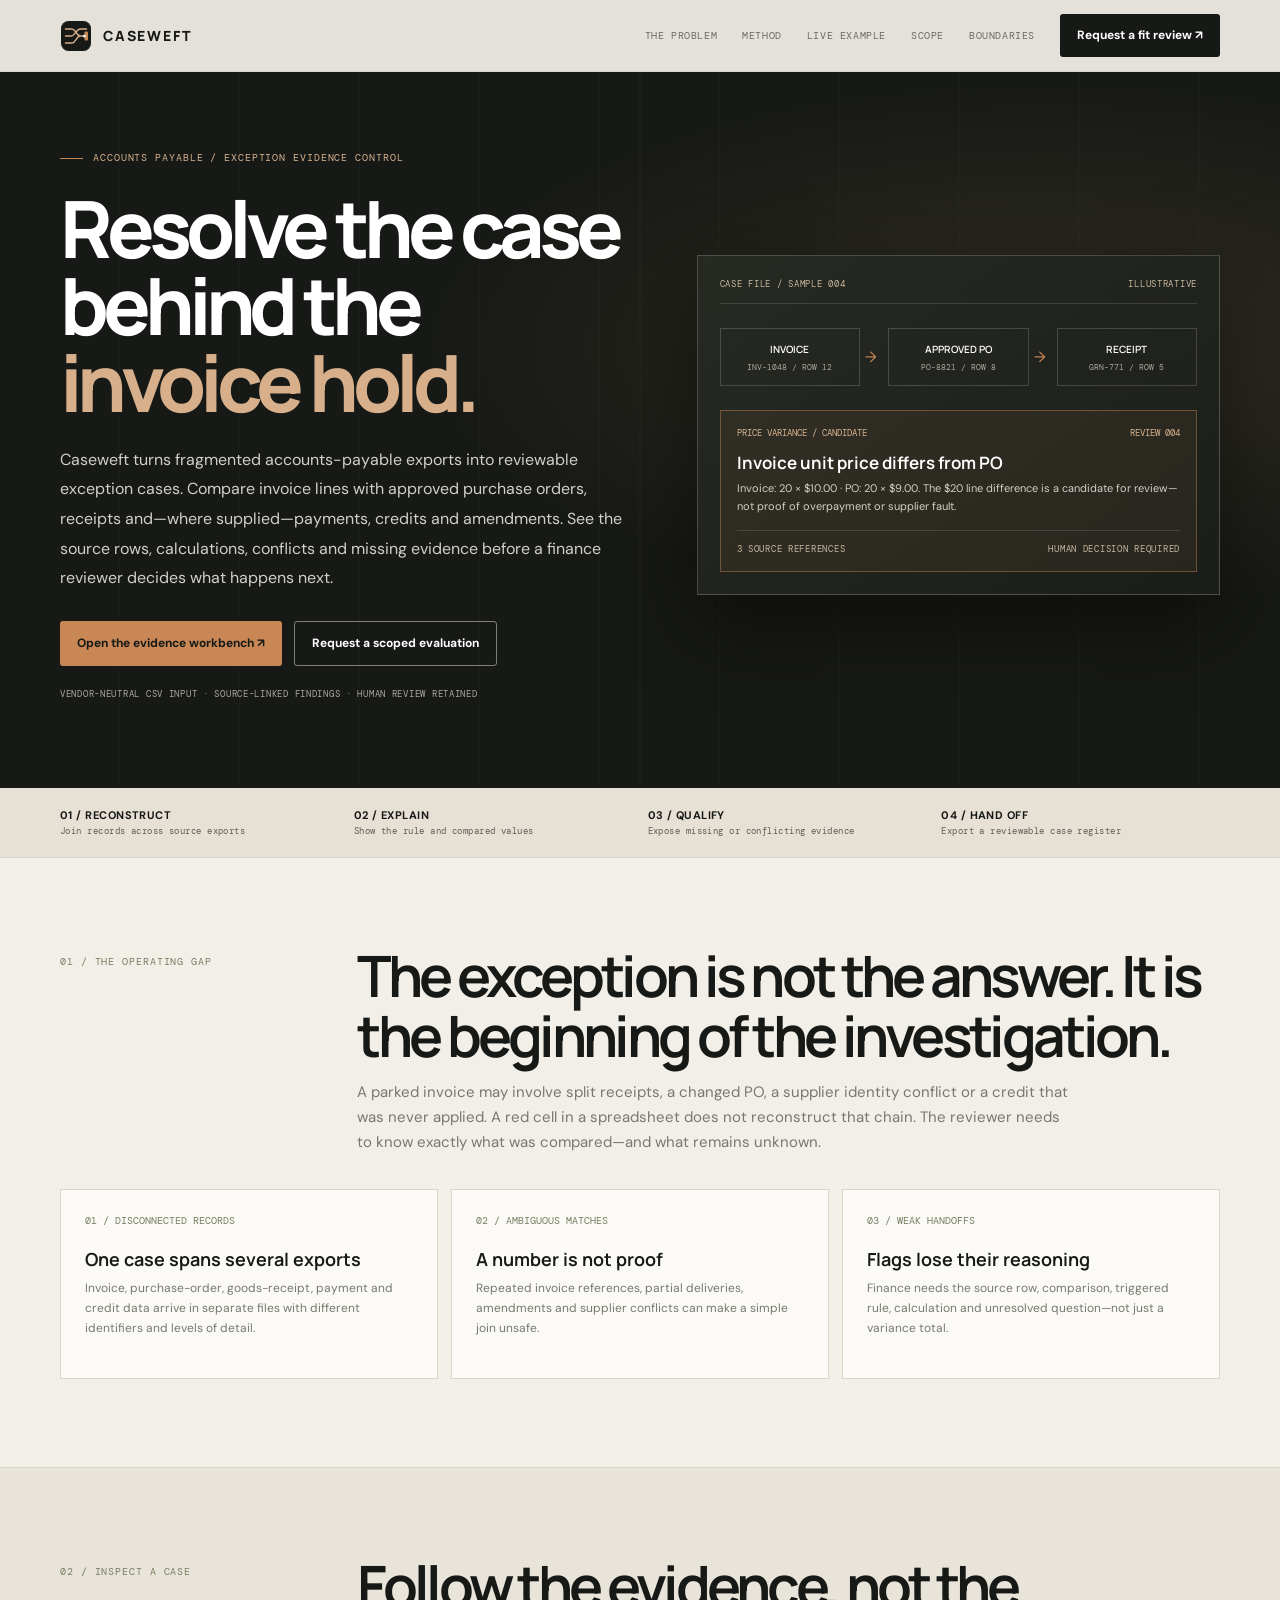
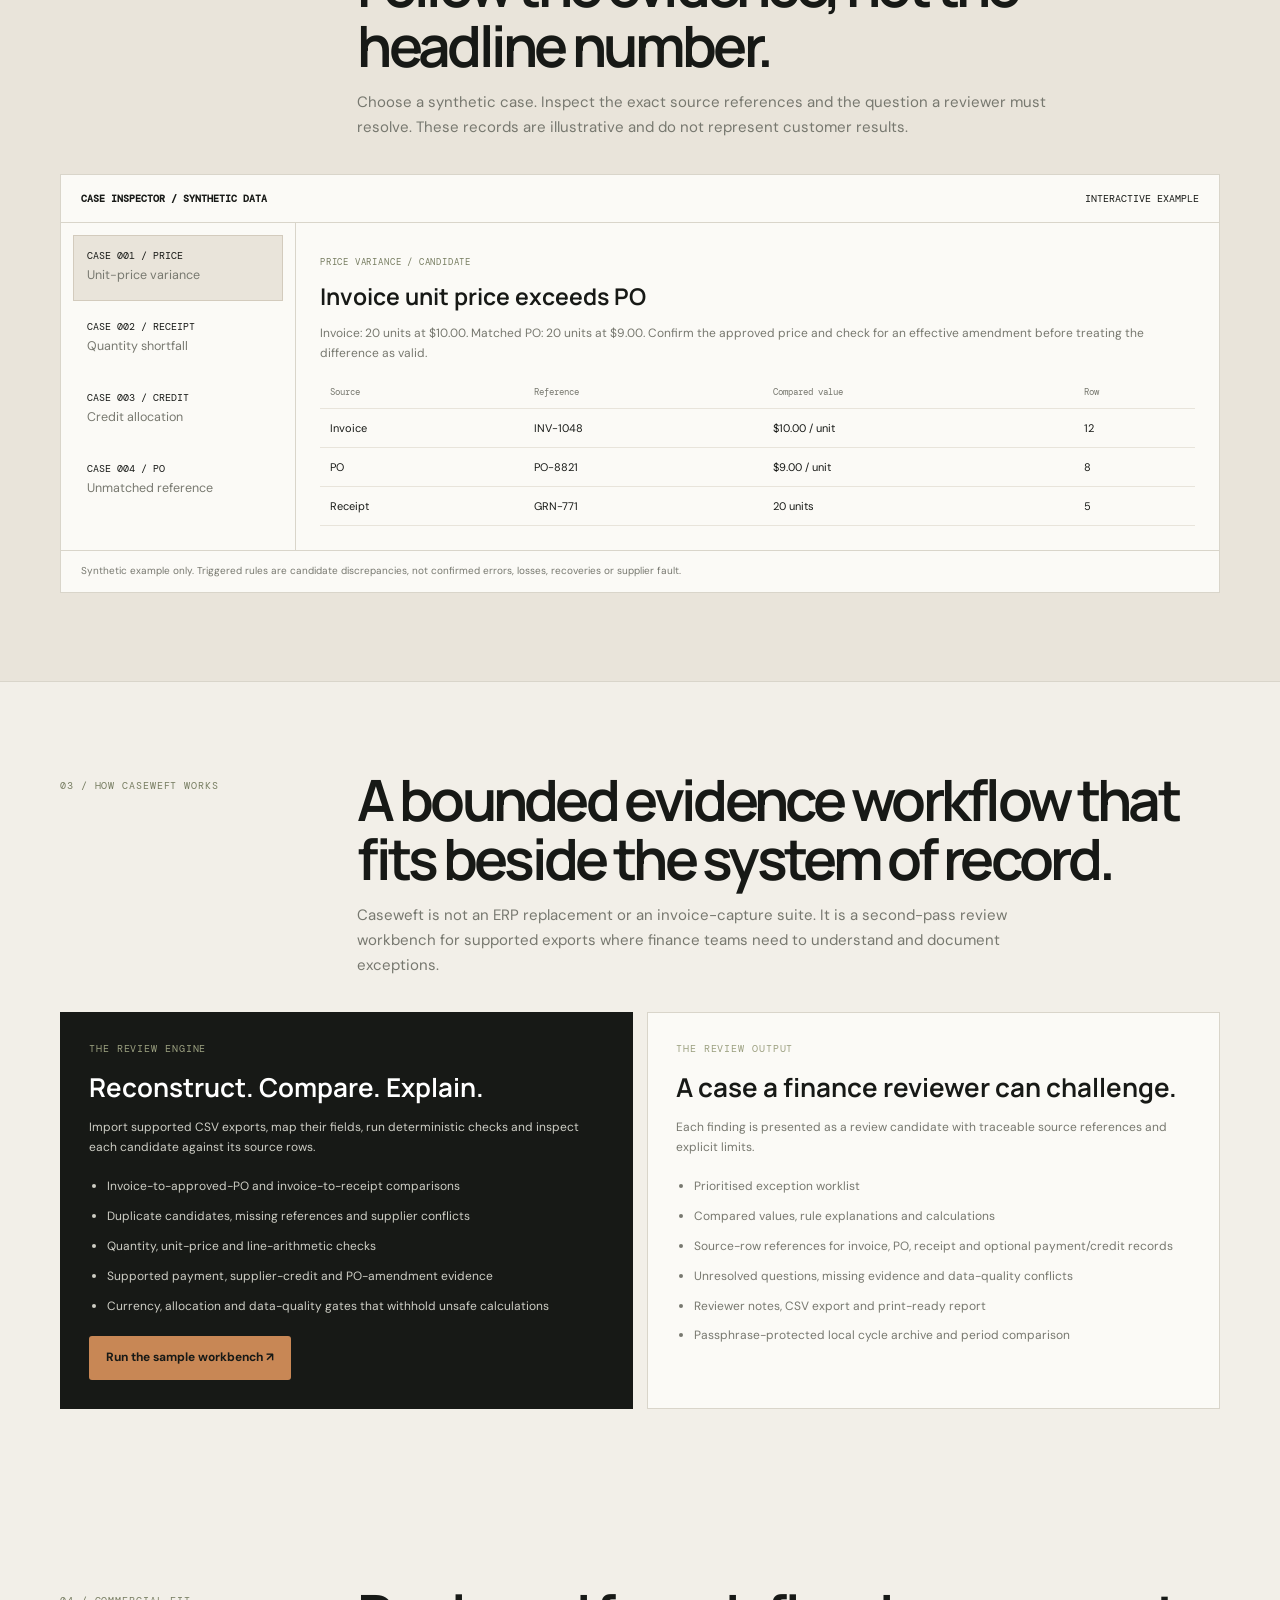
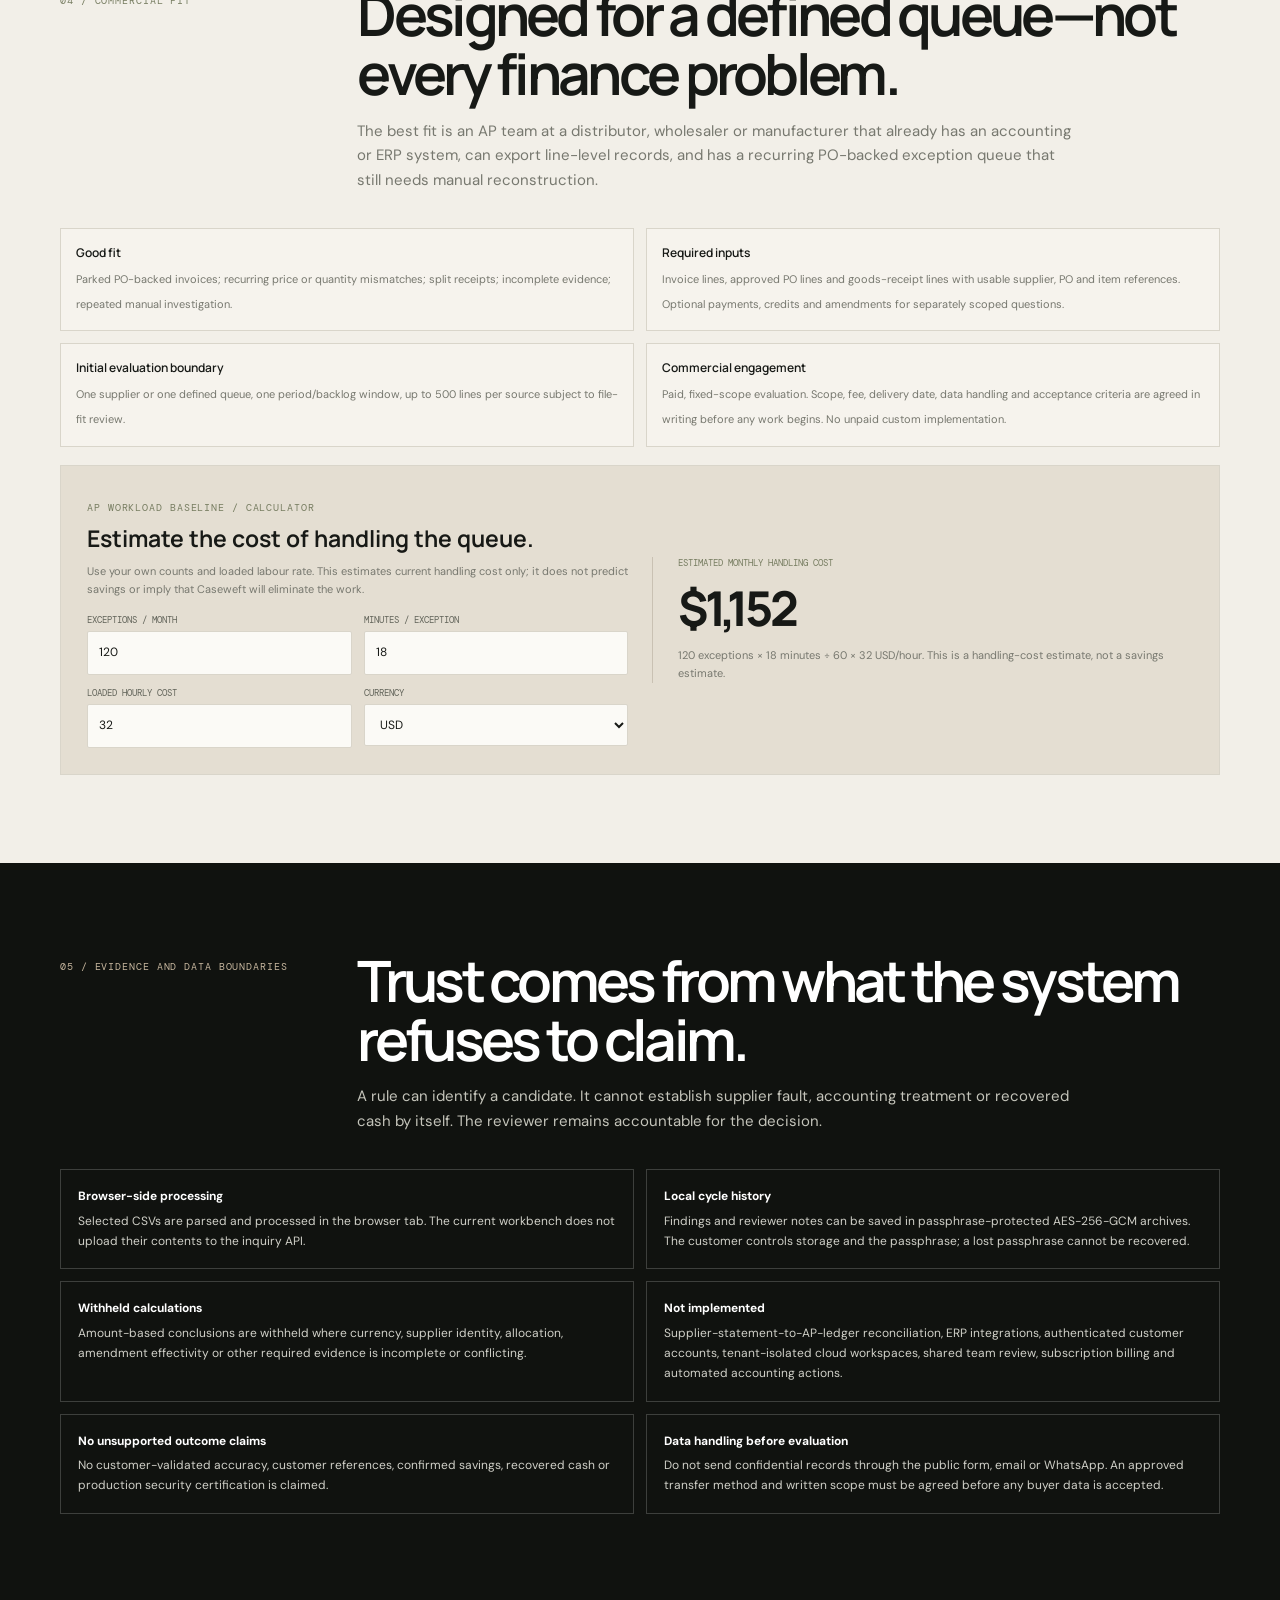
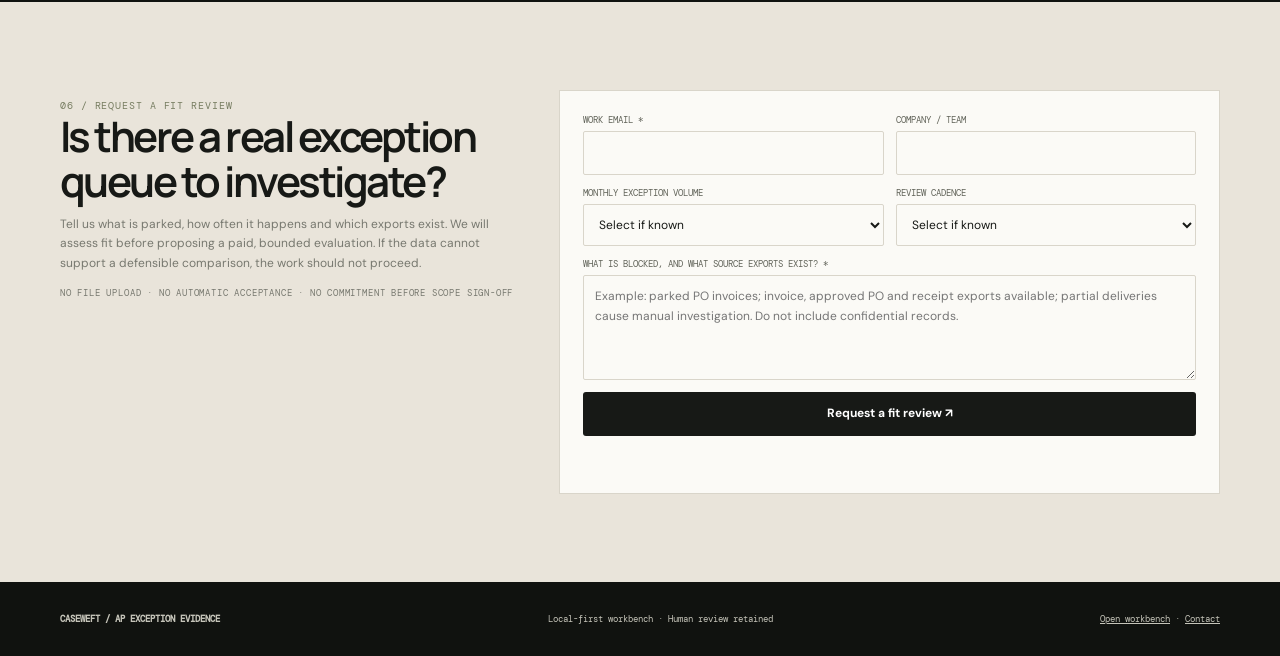
<file: index.html>
<!doctype html>
<html lang="en">
<head>
<meta charset="utf-8"><meta name="viewport" content="width=device-width,initial-scale=1">
<meta name="theme-color" content="#171916">
<title>Caseweft — AP exception evidence control</title>
<meta name="description" content="A vendor-neutral evidence workbench for accounts-payable teams. Reconstruct parked invoice exceptions from invoice, purchase-order, receipt, payment and credit exports.">
<link rel="canonical" href="https://ledgertrace.pages.dev/">
<link rel="icon" type="image/svg+xml" href="/assets/caseweft-monogram.svg">
<meta property="og:type" content="website"><meta property="og:title" content="Caseweft — AP exception evidence control">
<meta property="og:description" content="Turn fragmented AP exports into reviewable exception cases, with source rows, calculations and explicit evidence gaps.">
<link rel="preconnect" href="https://fonts.googleapis.com"><link rel="preconnect" href="https://fonts.gstatic.com" crossorigin>
<link href="https://fonts.googleapis.com/css2?family=DM+Mono:wght@400;500&family=DM+Sans:wght@400;500;600;700&family=Manrope:wght@400;500;600;700;800&display=swap" rel="stylesheet">
<style>
:root{--ink:#171916;--deep:#10120f;--paper:#f2efe8;--white:#fbfaf6;--muted:#77786f;--line:#d9d5ca;--olive:#777d61;--copper:#c88755;--sand:#e7dfd1;--red:#a94e40;--sans:"DM Sans",sans-serif;--display:Manrope,sans-serif;--mono:"DM Mono",monospace}
*{box-sizing:border-box}html{scroll-behavior:smooth}body{margin:0;background:var(--paper);color:var(--ink);font:15px/1.65 var(--sans)}a{color:inherit}button,input,textarea,select{font:inherit}.wrap{width:min(1160px,calc(100% - 44px));margin:auto}
.header{height:72px;position:fixed;z-index:20;inset:0 0 auto;background:#f2efe8eF;backdrop-filter:blur(18px);border-bottom:1px solid var(--line)}.head{height:100%;display:flex;align-items:center;gap:25px}.brand{display:flex;align-items:center;gap:11px;text-decoration:none;font:800 14px var(--display);letter-spacing:.13em}.brand img{width:32px;height:32px}.nav{margin-left:auto;display:flex;gap:25px;font:10px var(--mono);text-transform:uppercase;letter-spacing:.06em}.nav a{text-decoration:none;color:#696b62}.nav a:hover{color:var(--ink)}
.btn{display:inline-flex;align-items:center;justify-content:center;padding:12px 17px;border-radius:3px;text-decoration:none;font-size:12px;font-weight:700;border:0;cursor:pointer;transition:transform .2s,background .2s}.btn:hover{transform:translateY(-2px)}.primary{background:var(--copper);color:#171916}.dark{background:var(--ink);color:#fff}.outline{border:1px solid #ffffff70;color:#fff}.outline-light{border:1px solid var(--line);color:var(--ink)}
.hero{padding:150px 0 88px;background:var(--ink);color:white;position:relative;overflow:hidden}.hero:before{content:"";position:absolute;inset:0;background:linear-gradient(90deg,transparent 0 49.9%,#ffffff09 50%,transparent 50.1%),repeating-linear-gradient(90deg,transparent 0 119px,#ffffff08 120px),radial-gradient(ellipse at 82% 44%,#9a805333,transparent 42%)}.hero-grid{position:relative;display:grid;grid-template-columns:1.05fr .95fr;gap:58px;align-items:center}.eyebrow,.kicker,.mono{font-family:var(--mono);letter-spacing:.09em;text-transform:uppercase}.eyebrow{font-size:10px;color:#d5b28f}.eyebrow:before{content:"";display:inline-block;width:23px;height:1px;background:var(--copper);vertical-align:middle;margin-right:10px}.hero h1{font:750 clamp(48px,6.2vw,79px)/.98 var(--display);letter-spacing:-.075em;margin:23px 0}.hero h1 span{color:#d7b08b}.lead{max-width:590px;color:#d0d0c8;font-size:16px;line-height:1.85}.actions{display:flex;gap:12px;flex-wrap:wrap;margin-top:28px}.micro{font:9px var(--mono);letter-spacing:.08em;color:#aaa99e;margin-top:22px}
.specimen{padding:22px;border:1px solid #ffffff32;background:linear-gradient(145deg,#272a23,#1b1d19);box-shadow:0 28px 80px #0007}.spec-top,.spec-foot{display:flex;justify-content:space-between;font:9px var(--mono);letter-spacing:.08em;color:#c6b69e;padding-bottom:13px;border-bottom:1px solid #ffffff22}.spec-flow{display:grid;grid-template-columns:1fr 18px 1fr 18px 1fr;gap:5px;align-items:center;margin:24px 0}.source{padding:13px 6px;border:1px solid #ffffff2b;text-align:center}.source b{display:block;font:600 10px var(--display)}.source small{display:block;font:8px var(--mono);color:#aaa99e;margin-top:6px}.arrow{color:var(--copper)}.finding{border:1px solid #c8875570;background:#c8875512;padding:16px}.finding-head{display:flex;justify-content:space-between;color:#d9b38f;font:9px var(--mono)}.finding h3{font:650 17px var(--display);margin:12px 0 5px}.finding p{font-size:11px;color:#d0d0c8;margin:0}.spec-foot{border:0;border-top:1px solid #ffffff22;padding:12px 0 0;margin-top:15px}
.strip{background:#e6e0d5;border-bottom:1px solid var(--line)}.strip-inner{display:grid;grid-template-columns:repeat(4,1fr);gap:15px;padding:20px 0}.strip-item{font:9px var(--mono);letter-spacing:.05em;color:#5d5f56}.strip-item b{display:block;color:var(--ink);font:700 11px var(--sans);margin-bottom:3px}
.section{padding:88px 0}.section-head{display:grid;grid-template-columns:.48fr 1.52fr;gap:25px;margin-bottom:35px}.kicker{font-size:10px;color:#777d61;padding-top:8px}.section h2{font:650 clamp(34px,4.5vw,57px)/1.04 var(--display);letter-spacing:-.065em;margin:0}.sub{color:var(--muted);max-width:720px;margin:15px 0 0}.cards{display:grid;grid-template-columns:repeat(3,1fr);gap:13px}.card{background:var(--white);border:1px solid var(--line);padding:24px;min-height:190px}.num{font:10px var(--mono);color:#777d61}.card h3{font:650 18px var(--display);margin:20px 0 8px}.card p{font-size:12px;color:var(--muted);margin:0}
.demo{background:#e9e4da;border-block:1px solid var(--line)}.explorer{background:var(--white);border:1px solid var(--line);overflow:hidden}.ex-head{display:flex;justify-content:space-between;padding:17px 20px;border-bottom:1px solid var(--line);font:10px var(--mono)}.ex-body{display:grid;grid-template-columns:235px 1fr;min-height:285px}.case-list{padding:12px;border-right:1px solid var(--line)}.case-btn{display:block;width:100%;text-align:left;padding:13px;border:1px solid transparent;background:transparent;color:var(--ink);cursor:pointer;margin-bottom:5px}.case-btn[aria-pressed=true]{background:#e9e4da;border-color:#d3cbbd}.case-btn b{display:block;font:10px var(--mono)}.case-btn small{color:var(--muted)}.case-info{padding:24px}.case-info .kicker{font-size:9px}.case-info h3{font:650 23px var(--display);margin:10px 0}.case-info p{color:var(--muted);font-size:12px}.table{width:100%;border-collapse:collapse;font-size:11px}.table th,.table td{text-align:left;padding:10px;border-bottom:1px solid #e8e4db}.table th{font:9px var(--mono);color:var(--muted)}.disclaimer{font-size:10px;color:var(--muted);padding:12px 20px;border-top:1px solid var(--line)}
.product-grid{display:grid;grid-template-columns:1fr 1fr;gap:14px}.panel{border:1px solid var(--line);background:var(--white);padding:28px}.panel.dark-panel{background:var(--ink);color:white;border-color:var(--ink)}.panel .kicker{padding:0;color:#9ca080}.panel h3{font:650 26px/1.15 var(--display);margin:15px 0}.panel p,.panel li{font-size:12px;color:var(--muted)}.dark-panel p,.dark-panel li{color:#cecec5}.panel ul{padding-left:18px}.panel li{padding:5px 0}.scope{display:grid;grid-template-columns:repeat(2,1fr);gap:12px;margin-top:18px}.scope-item{border:1px solid var(--line);padding:15px;background:#f6f3ed}.scope-item b{display:block;font:600 12px var(--display);margin-bottom:5px}.scope-item span{font-size:11px;color:var(--muted)}
.calculator{display:grid;grid-template-columns:1fr 1fr;gap:24px;align-items:center;background:#e4ded2;border:1px solid var(--line);padding:26px;margin-top:18px}.calc-fields{display:grid;grid-template-columns:1fr 1fr;gap:12px}.field{display:flex;flex-direction:column;gap:5px}.field label{font:9px var(--mono);color:#62645a;text-transform:uppercase}.field input,.field textarea,.field select{padding:11px;border:1px solid var(--line);background:var(--white);color:var(--ink);font-size:12px;width:100%;border-radius:2px}.calc-result{border-left:1px solid #c9c1b3;padding-left:25px}.calc-result .label{font:9px var(--mono);color:#777d61}.calc-result output{display:block;font:750 clamp(32px,4vw,48px) var(--display);letter-spacing:-.06em;margin:6px 0}.calc-result p{font-size:11px;color:var(--muted);margin:0}
.boundary{background:var(--deep);color:white}.boundary h2{color:white}.boundary .kicker{color:#c6b69e}.boundary .sub{color:#c4c4ba}.limits{display:grid;grid-template-columns:repeat(2,1fr);gap:12px;margin-top:28px}.limit{border:1px solid #ffffff30;padding:17px;color:#d0d0c8;font-size:12px}.limit b{display:block;color:#fff;margin-bottom:5px}
.contact{background:#e9e4da}.contact-grid{display:grid;grid-template-columns:.82fr 1.18fr;gap:40px}.contact h2{font:650 42px/1.05 var(--display);letter-spacing:-.06em}.contact p{font-size:12px;color:var(--muted)}form{background:var(--white);border:1px solid var(--line);padding:23px}.fields{display:grid;grid-template-columns:1fr 1fr;gap:12px}.field.full{grid-column:1/-1}.field textarea{min-height:105px}.hp{position:absolute;left:-9999px}.status{font-size:11px;color:var(--muted);margin-top:9px;min-height:20px}.footer{background:#10120f;color:#c5c4b9;padding:31px 0}.foot{display:flex;justify-content:space-between;gap:15px;align-items:center;font:9px var(--mono)}.foot a{color:#c5c4b9}.reveal{opacity:0;transform:translateY(15px);transition:.55s}.reveal.visible{opacity:1;transform:none}
@media(max-width:850px){.hero-grid{grid-template-columns:1fr}.section-head{grid-template-columns:1fr;gap:8px}.contact-grid{grid-template-columns:1fr}}@media(max-width:650px){.wrap{width:calc(100% - 30px)}.nav{display:none}.section{padding:65px 0}.cards,.product-grid,.limits,.calculator{grid-template-columns:1fr}.ex-body{grid-template-columns:1fr}.case-list{display:grid;grid-template-columns:1fr 1fr;border:0;border-bottom:1px solid var(--line)}.case-info{padding:17px}.fields,.calc-fields{grid-template-columns:1fr}.field.full{grid-column:auto}.calc-result{border-left:0;border-top:1px solid #c9c1b3;padding:20px 0 0}.foot{align-items:flex-start;flex-direction:column}.strip-inner{grid-template-columns:1fr 1fr}}@media(prefers-reduced-motion:reduce){*,*:before,*:after{animation:none!important;transition:none!important;scroll-behavior:auto!important}.reveal{opacity:1;transform:none}}
</style>
</head>
<body>
<header class="header"><div class="wrap head"><a class="brand" href="/"><img src="/assets/caseweft-monogram.svg" alt="">CASEWEFT</a><nav class="nav"><a href="#problem">The problem</a><a href="#method">Method</a><a href="#demo">Live example</a><a href="#scope">Scope</a><a href="#limits">Boundaries</a></nav><a class="btn dark" href="#evaluation">Request a fit review ↗</a></div></header>
<main>
<section class="hero"><div class="wrap hero-grid"><div><div class="eyebrow">ACCOUNTS PAYABLE / EXCEPTION EVIDENCE CONTROL</div><h1>Resolve the case behind the <span>invoice hold.</span></h1><p class="lead">Caseweft turns fragmented accounts-payable exports into reviewable exception cases. Compare invoice lines with approved purchase orders, receipts and—where supplied—payments, credits and amendments. See the source rows, calculations, conflicts and missing evidence before a finance reviewer decides what happens next.</p><div class="actions"><a class="btn primary" href="/workbench.html">Open the evidence workbench ↗</a><a class="btn outline" href="#evaluation">Request a scoped evaluation</a></div><div class="micro">VENDOR-NEUTRAL CSV INPUT · SOURCE-LINKED FINDINGS · HUMAN REVIEW RETAINED</div></div>
<div class="specimen"><div class="spec-top"><span>CASE FILE / SAMPLE 004</span><span>ILLUSTRATIVE</span></div><div class="spec-flow"><div class="source"><b>INVOICE</b><small>INV-1048 / ROW 12</small></div><div class="arrow">→</div><div class="source"><b>APPROVED PO</b><small>PO-8821 / ROW 8</small></div><div class="arrow">→</div><div class="source"><b>RECEIPT</b><small>GRN-771 / ROW 5</small></div></div><div class="finding"><div class="finding-head"><span>PRICE VARIANCE / CANDIDATE</span><span>REVIEW 004</span></div><h3>Invoice unit price differs from PO</h3><p>Invoice: 20 × $10.00 · PO: 20 × $9.00. The $20 line difference is a candidate for review—not proof of overpayment or supplier fault.</p><div class="spec-foot"><span>3 SOURCE REFERENCES</span><span>HUMAN DECISION REQUIRED</span></div></div></div></div></section>
<div class="strip"><div class="wrap strip-inner"><div class="strip-item"><b>01 / RECONSTRUCT</b>Join records across source exports</div><div class="strip-item"><b>02 / EXPLAIN</b>Show the rule and compared values</div><div class="strip-item"><b>03 / QUALIFY</b>Expose missing or conflicting evidence</div><div class="strip-item"><b>04 / HAND OFF</b>Export a reviewable case register</div></div></div>
<section class="section" id="problem"><div class="wrap"><div class="section-head"><div class="kicker">01 / THE OPERATING GAP</div><div><h2>The exception is not the answer. It is the beginning of the investigation.</h2><p class="sub">A parked invoice may involve split receipts, a changed PO, a supplier identity conflict or a credit that was never applied. A red cell in a spreadsheet does not reconstruct that chain. The reviewer needs to know exactly what was compared—and what remains unknown.</p></div></div><div class="cards"><article class="card reveal"><div class="num">01 / DISCONNECTED RECORDS</div><h3>One case spans several exports</h3><p>Invoice, purchase-order, goods-receipt, payment and credit data arrive in separate files with different identifiers and levels of detail.</p></article><article class="card reveal"><div class="num">02 / AMBIGUOUS MATCHES</div><h3>A number is not proof</h3><p>Repeated invoice references, partial deliveries, amendments and supplier conflicts can make a simple join unsafe.</p></article><article class="card reveal"><div class="num">03 / WEAK HANDOFFS</div><h3>Flags lose their reasoning</h3><p>Finance needs the source row, comparison, triggered rule, calculation and unresolved question—not just a variance total.</p></article></div></div></section>
<section class="section demo" id="demo"><div class="wrap"><div class="section-head"><div class="kicker">02 / INSPECT A CASE</div><div><h2>Follow the evidence, not the headline number.</h2><p class="sub">Choose a synthetic case. Inspect the exact source references and the question a reviewer must resolve. These records are illustrative and do not represent customer results.</p></div></div><div class="explorer"><div class="ex-head"><b>CASE INSPECTOR / SYNTHETIC DATA</b><span>INTERACTIVE EXAMPLE</span></div><div class="ex-body"><div class="case-list"><button class="case-btn" data-case="price" aria-pressed="true"><b>CASE 001 / PRICE</b><small>Unit-price variance</small></button><button class="case-btn" data-case="receipt" aria-pressed="false"><b>CASE 002 / RECEIPT</b><small>Quantity shortfall</small></button><button class="case-btn" data-case="credit" aria-pressed="false"><b>CASE 003 / CREDIT</b><small>Credit allocation</small></button><button class="case-btn" data-case="missing" aria-pressed="false"><b>CASE 004 / PO</b><small>Unmatched reference</small></button></div><div class="case-info"><div class="kicker" id="caseType">PRICE VARIANCE / CANDIDATE</div><h3 id="caseTitle">Invoice unit price exceeds PO</h3><p id="caseDescription">Invoice: 20 units at $10.00. Matched PO: 20 units at $9.00. Confirm the approved price and check for an effective amendment before treating the difference as valid.</p><table class="table"><thead><tr><th>Source</th><th>Reference</th><th>Compared value</th><th>Row</th></tr></thead><tbody id="rows"><tr><td>Invoice</td><td>INV-1048</td><td>$10.00 / unit</td><td>12</td></tr><tr><td>PO</td><td>PO-8821</td><td>$9.00 / unit</td><td>8</td></tr><tr><td>Receipt</td><td>GRN-771</td><td>20 units</td><td>5</td></tr></tbody></table></div></div><div class="disclaimer">Synthetic example only. Triggered rules are candidate discrepancies, not confirmed errors, losses, recoveries or supplier fault.</div></div></div></section>
<section class="section" id="method"><div class="wrap"><div class="section-head"><div class="kicker">03 / HOW CASEWEFT WORKS</div><div><h2>A bounded evidence workflow that fits beside the system of record.</h2><p class="sub">Caseweft is not an ERP replacement or an invoice-capture suite. It is a second-pass review workbench for supported exports where finance teams need to understand and document exceptions.</p></div></div><div class="product-grid"><div class="panel dark-panel"><div class="kicker">THE REVIEW ENGINE</div><h3>Reconstruct. Compare. Explain.</h3><p>Import supported CSV exports, map their fields, run deterministic checks and inspect each candidate against its source rows.</p><ul><li>Invoice-to-approved-PO and invoice-to-receipt comparisons</li><li>Duplicate candidates, missing references and supplier conflicts</li><li>Quantity, unit-price and line-arithmetic checks</li><li>Supported payment, supplier-credit and PO-amendment evidence</li><li>Currency, allocation and data-quality gates that withhold unsafe calculations</li></ul><a class="btn primary" href="/workbench.html">Run the sample workbench ↗</a></div><div class="panel"><div class="kicker">THE REVIEW OUTPUT</div><h3>A case a finance reviewer can challenge.</h3><p>Each finding is presented as a review candidate with traceable source references and explicit limits.</p><ul><li>Prioritised exception worklist</li><li>Compared values, rule explanations and calculations</li><li>Source-row references for invoice, PO, receipt and optional payment/credit records</li><li>Unresolved questions, missing evidence and data-quality conflicts</li><li>Reviewer notes, CSV export and print-ready report</li><li>Passphrase-protected local cycle archive and period comparison</li></ul></div></div></div></section>
<section class="section" id="scope"><div class="wrap"><div class="section-head"><div class="kicker">04 / COMMERCIAL FIT</div><div><h2>Designed for a defined queue—not every finance problem.</h2><p class="sub">The best fit is an AP team at a distributor, wholesaler or manufacturer that already has an accounting or ERP system, can export line-level records, and has a recurring PO-backed exception queue that still needs manual reconstruction.</p></div></div><div class="scope"><div class="scope-item"><b>Good fit</b><span>Parked PO-backed invoices; recurring price or quantity mismatches; split receipts; incomplete evidence; repeated manual investigation.</span></div><div class="scope-item"><b>Required inputs</b><span>Invoice lines, approved PO lines and goods-receipt lines with usable supplier, PO and item references. Optional payments, credits and amendments for separately scoped questions.</span></div><div class="scope-item"><b>Initial evaluation boundary</b><span>One supplier or one defined queue, one period/backlog window, up to 500 lines per source subject to file-fit review.</span></div><div class="scope-item"><b>Commercial engagement</b><span>Paid, fixed-scope evaluation. Scope, fee, delivery date, data handling and acceptance criteria are agreed in writing before any work begins. No unpaid custom implementation.</span></div></div>
<div class="calculator"><div><div class="kicker">AP WORKLOAD BASELINE / CALCULATOR</div><h3 style="font:650 23px/1.2 var(--display);margin:9px 0">Estimate the cost of handling the queue.</h3><p style="font-size:11px;color:var(--muted);margin:0">Use your own counts and loaded labour rate. This estimates current handling cost only; it does not predict savings or imply that Caseweft will eliminate the work.</p><div class="calc-fields" style="margin-top:16px"><div class="field"><label for="exceptions">Exceptions / month</label><input id="exceptions" type="number" min="0" max="1000000" value="120"></div><div class="field"><label for="minutes">Minutes / exception</label><input id="minutes" type="number" min="0" max="10000" value="18"></div><div class="field"><label for="rate">Loaded hourly cost</label><input id="rate" type="number" min="0" max="1000000" value="32"></div><div class="field"><label for="currency">Currency</label><select id="currency"><option value="USD">USD</option><option value="GBP">GBP</option><option value="EUR">EUR</option><option value="INR">INR</option><option value="CAD">CAD</option><option value="AUD">AUD</option></select></div></div></div><div class="calc-result"><div class="label">ESTIMATED MONTHLY HANDLING COST</div><output id="costOutput" aria-live="polite">$1,152</output><p id="costDetail">120 exceptions × 18 minutes ÷ 60 × $32/hour. Enter your own baseline; the result is not a savings estimate.</p></div></div>
</div></section>
<section class="section boundary" id="limits"><div class="wrap"><div class="section-head"><div class="kicker">05 / EVIDENCE AND DATA BOUNDARIES</div><div><h2>Trust comes from what the system refuses to claim.</h2><p class="sub">A rule can identify a candidate. It cannot establish supplier fault, accounting treatment or recovered cash by itself. The reviewer remains accountable for the decision.</p></div></div><div class="limits"><div class="limit"><b>Browser-side processing</b>Selected CSVs are parsed and processed in the browser tab. The current workbench does not upload their contents to the inquiry API.</div><div class="limit"><b>Local cycle history</b>Findings and reviewer notes can be saved in passphrase-protected AES-256-GCM archives. The customer controls storage and the passphrase; a lost passphrase cannot be recovered.</div><div class="limit"><b>Withheld calculations</b>Amount-based conclusions are withheld where currency, supplier identity, allocation, amendment effectivity or other required evidence is incomplete or conflicting.</div><div class="limit"><b>Not implemented</b>Supplier-statement-to-AP-ledger reconciliation, ERP integrations, authenticated customer accounts, tenant-isolated cloud workspaces, shared team review, subscription billing and automated accounting actions.</div><div class="limit"><b>No unsupported outcome claims</b>No customer-validated accuracy, customer references, confirmed savings, recovered cash or production security certification is claimed.</div><div class="limit"><b>Data handling before evaluation</b>Do not send confidential records through the public form, email or WhatsApp. An approved transfer method and written scope must be agreed before any buyer data is accepted.</div></div></div></section>
<section class="section contact" id="evaluation"><div class="wrap contact-grid"><div><div class="kicker">06 / REQUEST A FIT REVIEW</div><h2>Is there a real exception queue to investigate?</h2><p>Tell us what is parked, how often it happens and which exports exist. We will assess fit before proposing a paid, bounded evaluation. If the data cannot support a defensible comparison, the work should not proceed.</p><p class="mono" style="font-size:9px">NO FILE UPLOAD · NO AUTOMATIC ACCEPTANCE · NO COMMITMENT BEFORE SCOPE SIGN-OFF</p></div><form id="contactForm"><div class="fields"><div class="field"><label for="email">Work email *</label><input id="email" name="email" type="email" required maxlength="254" autocomplete="email"></div><div class="field"><label for="company">Company / team</label><input id="company" name="company" maxlength="160" autocomplete="organization"></div><div class="field"><label for="volume">Monthly exception volume</label><select id="volume" name="volume"><option value="">Select if known</option><option>Under 100 lines</option><option>100–500 lines</option><option>500–2,000 lines</option><option>More than 2,000 lines</option><option>Not measured</option></select></div><div class="field"><label for="cadence">Review cadence</label><select id="cadence" name="cadence"><option value="">Select if known</option><option>Month-end</option><option>Weekly</option><option>Continuous parked queue</option><option>Backlog / one-off review</option><option>Exploring options</option></select></div><div class="field full"><label for="description">What is blocked, and what source exports exist? *</label><textarea id="description" name="description" required minlength="12" maxlength="2500" placeholder="Example: parked PO invoices; invoice, approved PO and receipt exports available; partial deliveries cause manual investigation. Do not include confidential records."></textarea></div><div class="hp"><label for="website">Leave blank</label><input id="website" name="website" tabindex="-1" autocomplete="off"></div><div class="field full"><button class="btn dark" type="submit">Request a fit review ↗</button><div class="status" id="formStatus" role="status" aria-live="polite"></div></div></div></form></div></section>
</main>
<footer class="footer"><div class="wrap foot"><b>CASEWEFT / AP EXCEPTION EVIDENCE</b><span>Local-first workbench · Human review retained</span><span><a href="/workbench.html">Open workbench</a> · <a href="mailto:dhairytopia@gmail.com">Contact</a></span></div></footer>
<script>
const cases={price:{type:"PRICE VARIANCE / CANDIDATE",title:"Invoice unit price exceeds PO",desc:"Invoice: 20 units at $10.00. Matched PO: 20 units at $9.00. Confirm the approved price and check for an effective amendment before treating the difference as valid.",rows:[["Invoice","INV-1048","$10.00 / unit","12"],["PO","PO-8821","$9.00 / unit","8"],["Receipt","GRN-771","20 units","5"]]},receipt:{type:"RECEIPT SHORTFALL / UNRESOLVED",title:"Invoice quantity exceeds recorded receipts",desc:"Invoice: 24 units. Recorded receipts: 18 units. The six-unit difference may reflect a missing receipt, split delivery, timing or incomplete source data. It is not proof of an overbill.",rows:[["Invoice","INV-1052","24 units","16"],["PO","PO-8834","24 units","11"],["Receipt","GRN-778","18 units","7"]]},credit:{type:"CREDIT ALLOCATION / REVIEW REQUIRED",title:"Supplier credit needs invoice-level allocation",desc:"A credit record exists, but its allocation across invoice lines must be supported. Where line allocation is unresolved, the engine withholds net-amount and payment-excess calculations.",rows:[["Invoice","INV-1061","$1,200 total","19"],["Credit","CR-201","$120 total","3"],["Allocation","Not supplied","Withheld","—"]]},missing:{type:"MISSING PO / NO MATCH",title:"No matching PO item line",desc:"The invoice references PO-8840, but no matching item line appears in the selected PO export. Check the extract and source reference before drawing a conclusion.",rows:[["Invoice","INV-1059","PO-8840 / ITEM-4","21"],["PO","No match","Not present","—"],["Receipt","Not established","Not established","—"]]}};
document.querySelectorAll(".case-btn").forEach(b=>b.addEventListener("click",()=>{const d=cases[b.dataset.case];document.querySelectorAll(".case-btn").forEach(x=>x.setAttribute("aria-pressed",String(x===b)));document.getElementById("caseType").textContent=d.type;document.getElementById("caseTitle").textContent=d.title;document.getElementById("caseDescription").textContent=d.desc;document.getElementById("rows").replaceChildren(...d.rows.map(r=>{const tr=document.createElement("tr");r.forEach(v=>{const td=document.createElement("td");td.textContent=v;tr.append(td)});return tr}))}));
const fmt=new Intl.NumberFormat(undefined,{maximumFractionDigits:2});function updateCost(){const n=Math.max(0,Number(document.getElementById("exceptions").value)||0),m=Math.max(0,Number(document.getElementById("minutes").value)||0),r=Math.max(0,Number(document.getElementById("rate").value)||0),c=document.getElementById("currency").value,total=n*m/60*r;let out;try{out=new Intl.NumberFormat(undefined,{style:"currency",currency:c,maximumFractionDigits:0}).format(total)}catch{out=c+" "+fmt.format(total)}document.getElementById("costOutput").textContent=out;document.getElementById("costDetail").textContent=fmt.format(n)+" exceptions × "+fmt.format(m)+" minutes ÷ 60 × "+fmt.format(r)+" "+c+"/hour. This is a handling-cost estimate, not a savings estimate."}["exceptions","minutes","rate","currency"].forEach(id=>document.getElementById(id).addEventListener("input",updateCost));updateCost();
if("IntersectionObserver"in window){const io=new IntersectionObserver(es=>es.forEach(e=>{if(e.isIntersecting){e.target.classList.add("visible");io.unobserve(e.target)}}),{threshold:.12});document.querySelectorAll(".reveal").forEach(x=>io.observe(x))}else document.querySelectorAll(".reveal").forEach(x=>x.classList.add("visible"));
document.getElementById("contactForm").addEventListener("submit",async e=>{e.preventDefault();const f=e.currentTarget,s=document.getElementById("formStatus"),b=f.querySelector("button");const p={email:f.email.value.trim(),company:f.company.value.trim(),volume:f.volume.value,cadence:f.cadence.value,description:f.description.value.trim(),website:f.website.value};b.disabled=true;b.textContent="Submitting…";s.textContent="";try{const r=await fetch("/api/inquiries",{method:"POST",headers:{"Content-Type":"application/json"},body:JSON.stringify(p)});const d=await r.json();if(!r.ok)throw Error(d.error||"Inquiry could not be stored.");s.textContent=d.reference?"Received. Reference: "+d.reference:"Submission accepted.";f.reset()}catch(err){s.textContent=err.message+" No inquiry was stored. Please use the contact link in the footer.";s.setAttribute("role","alert")}finally{b.disabled=false;b.textContent="Request a fit review ↗"}});
</script>
</body></html>
</file>
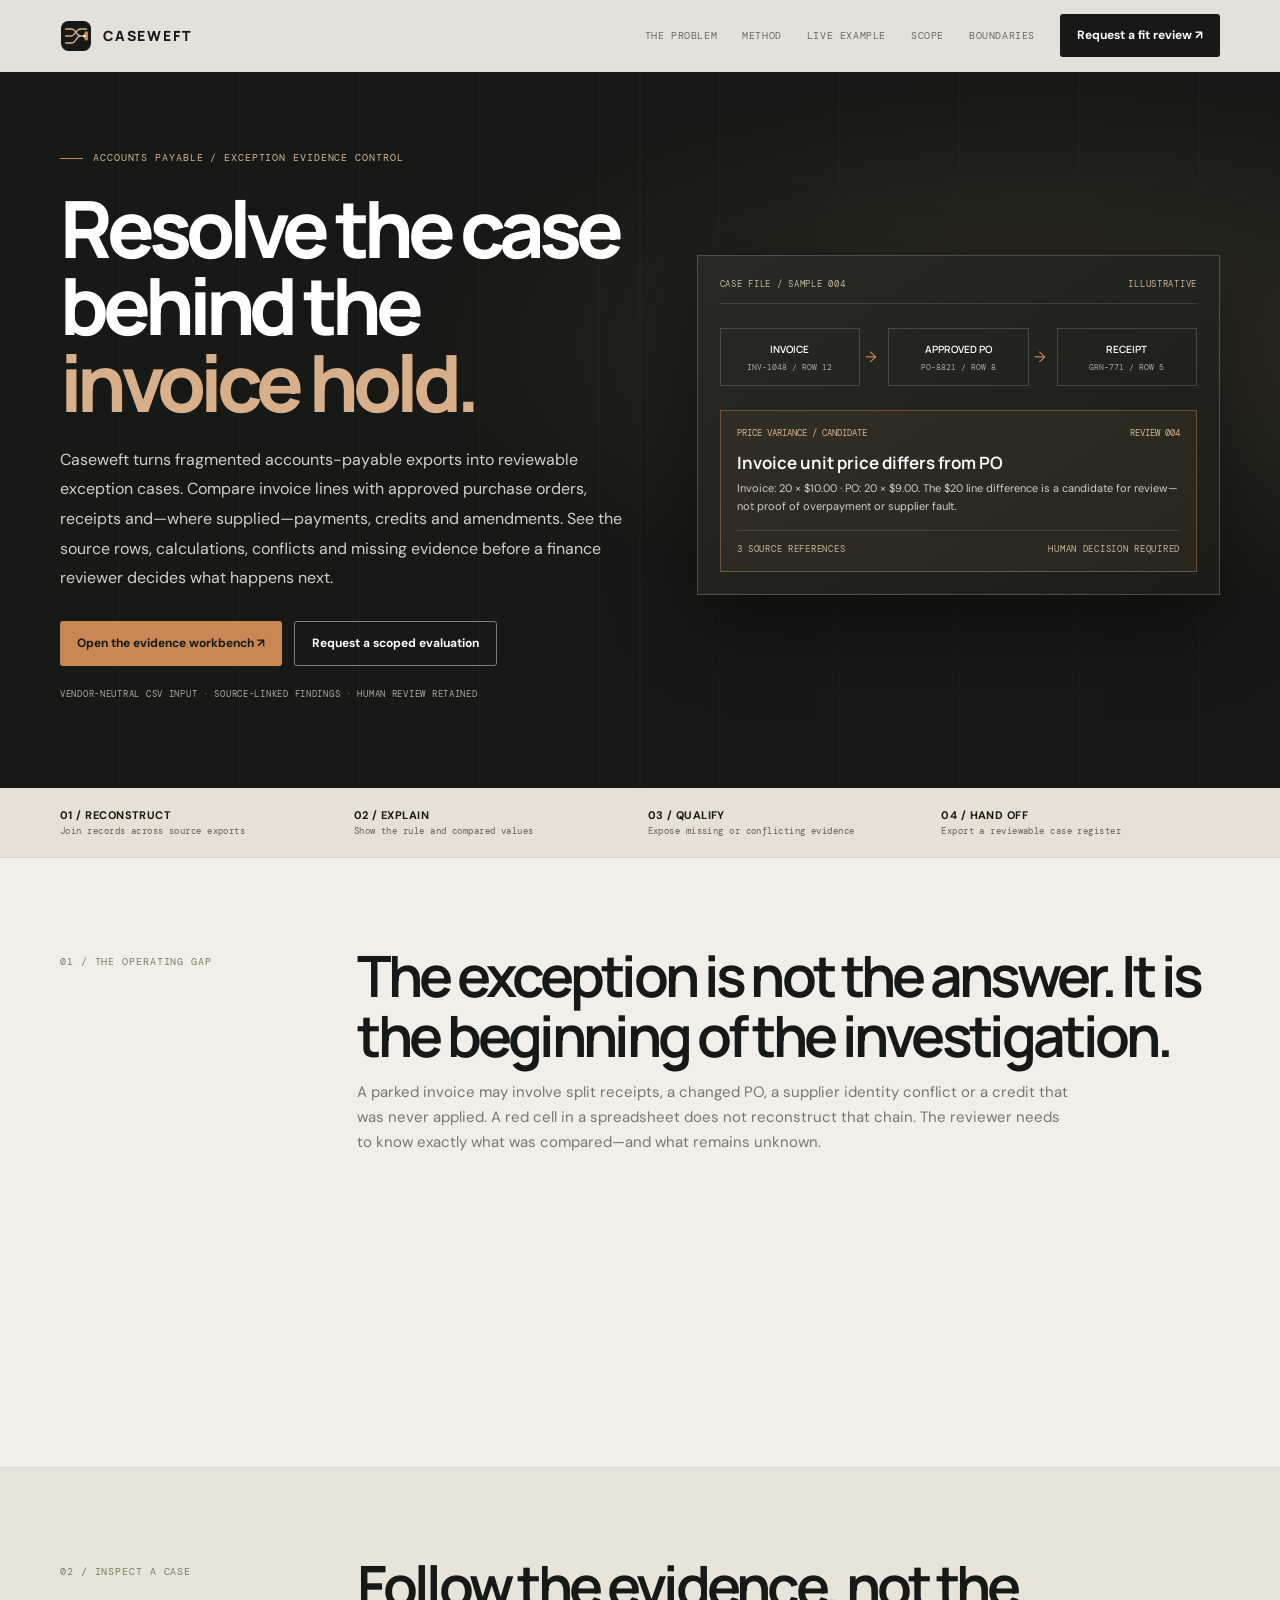
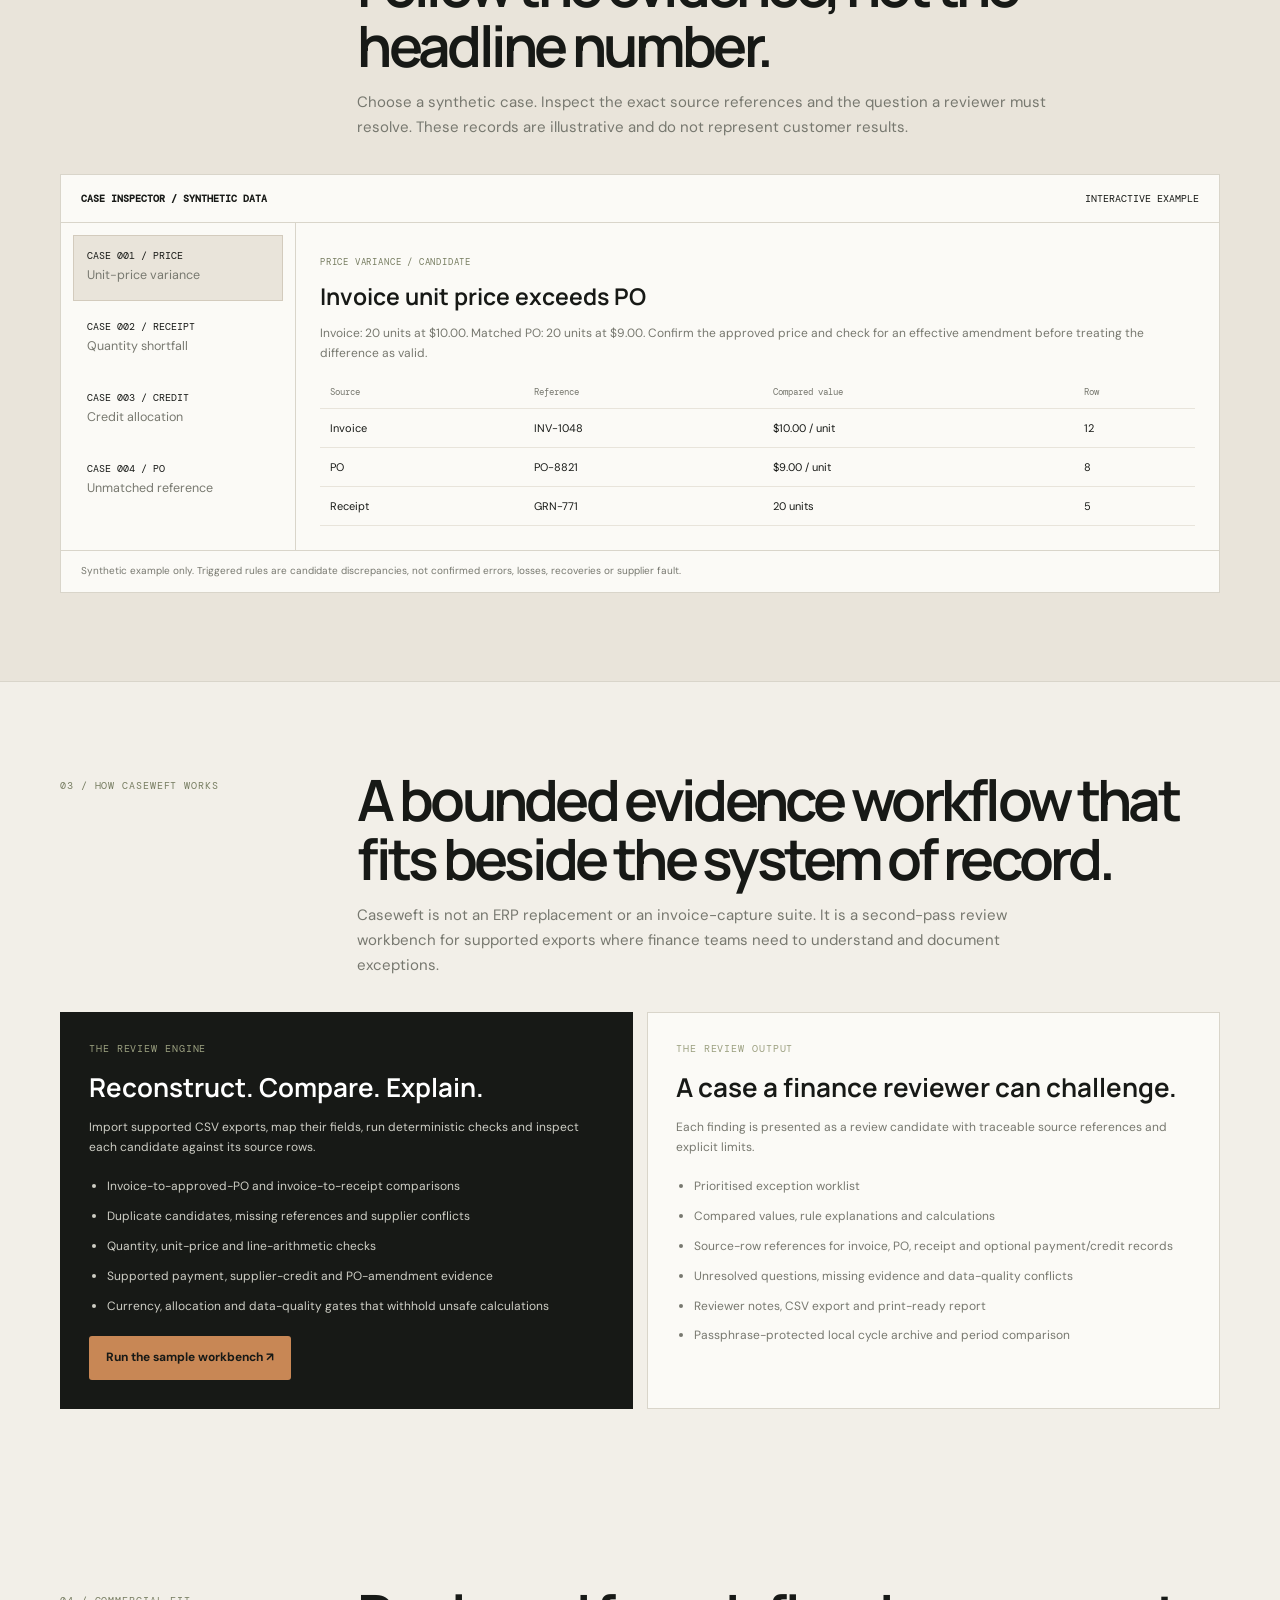
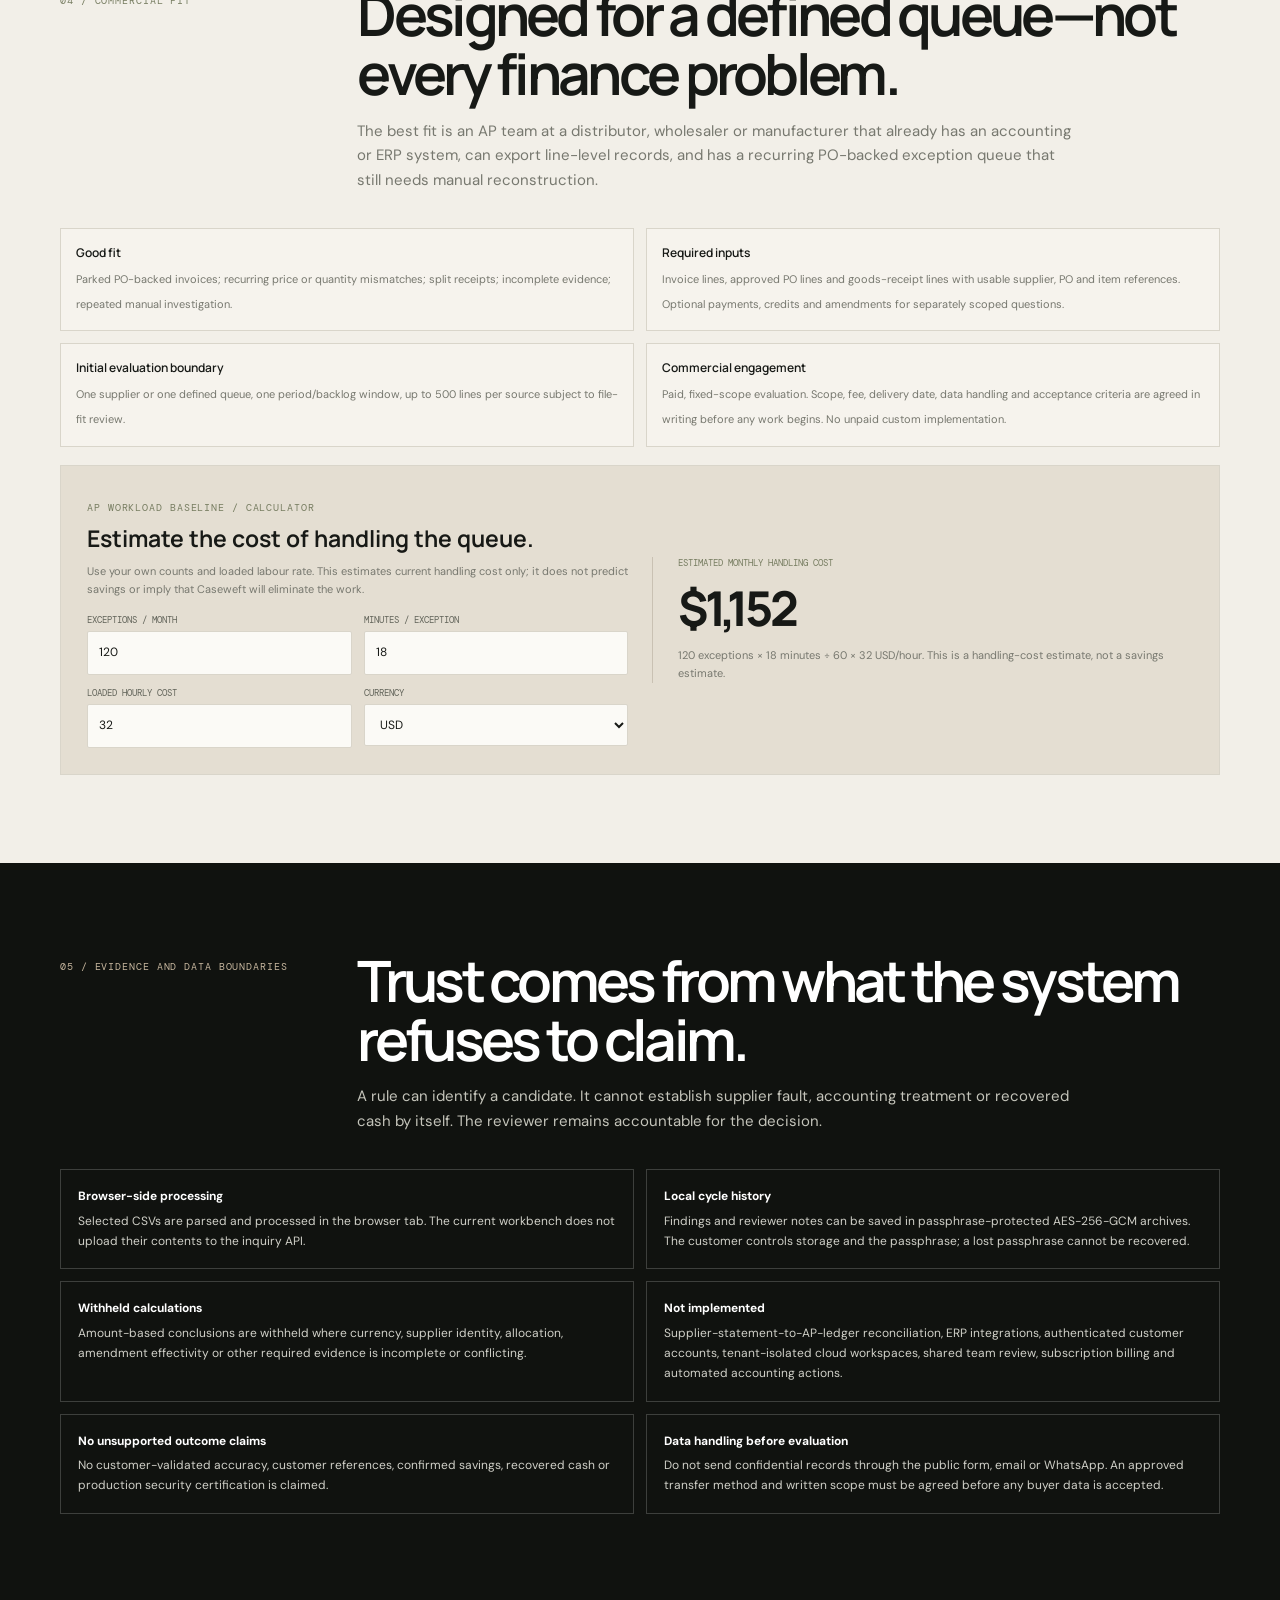
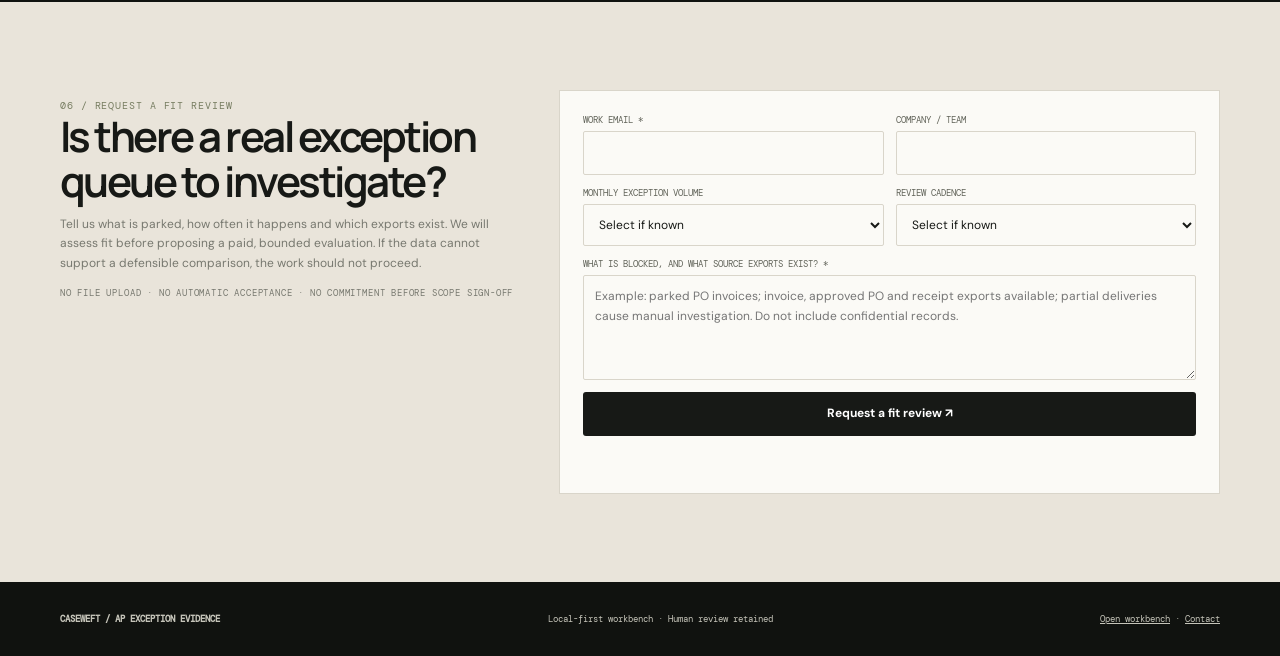
<file: invoice-reconciliation.html>
<!doctype html><html lang="en"><head><meta charset="utf-8"><meta name="viewport" content="width=device-width,initial-scale=1"><meta name="robots" content="index,follow"><link rel="canonical" href="https://ledgertrace.pages.dev/#offer"><title>Parked Invoice Evidence Review | LedgerTrace</title><meta name="description" content="A bounded, source-linked review of parked supplier invoices against purchase orders and goods receipts."><meta http-equiv="refresh" content="0;url=/#offer"></head><body><p>This page has moved. <a href="/#offer">View the LedgerTrace parked-invoice evidence review.</a></p></body></html>
</file>
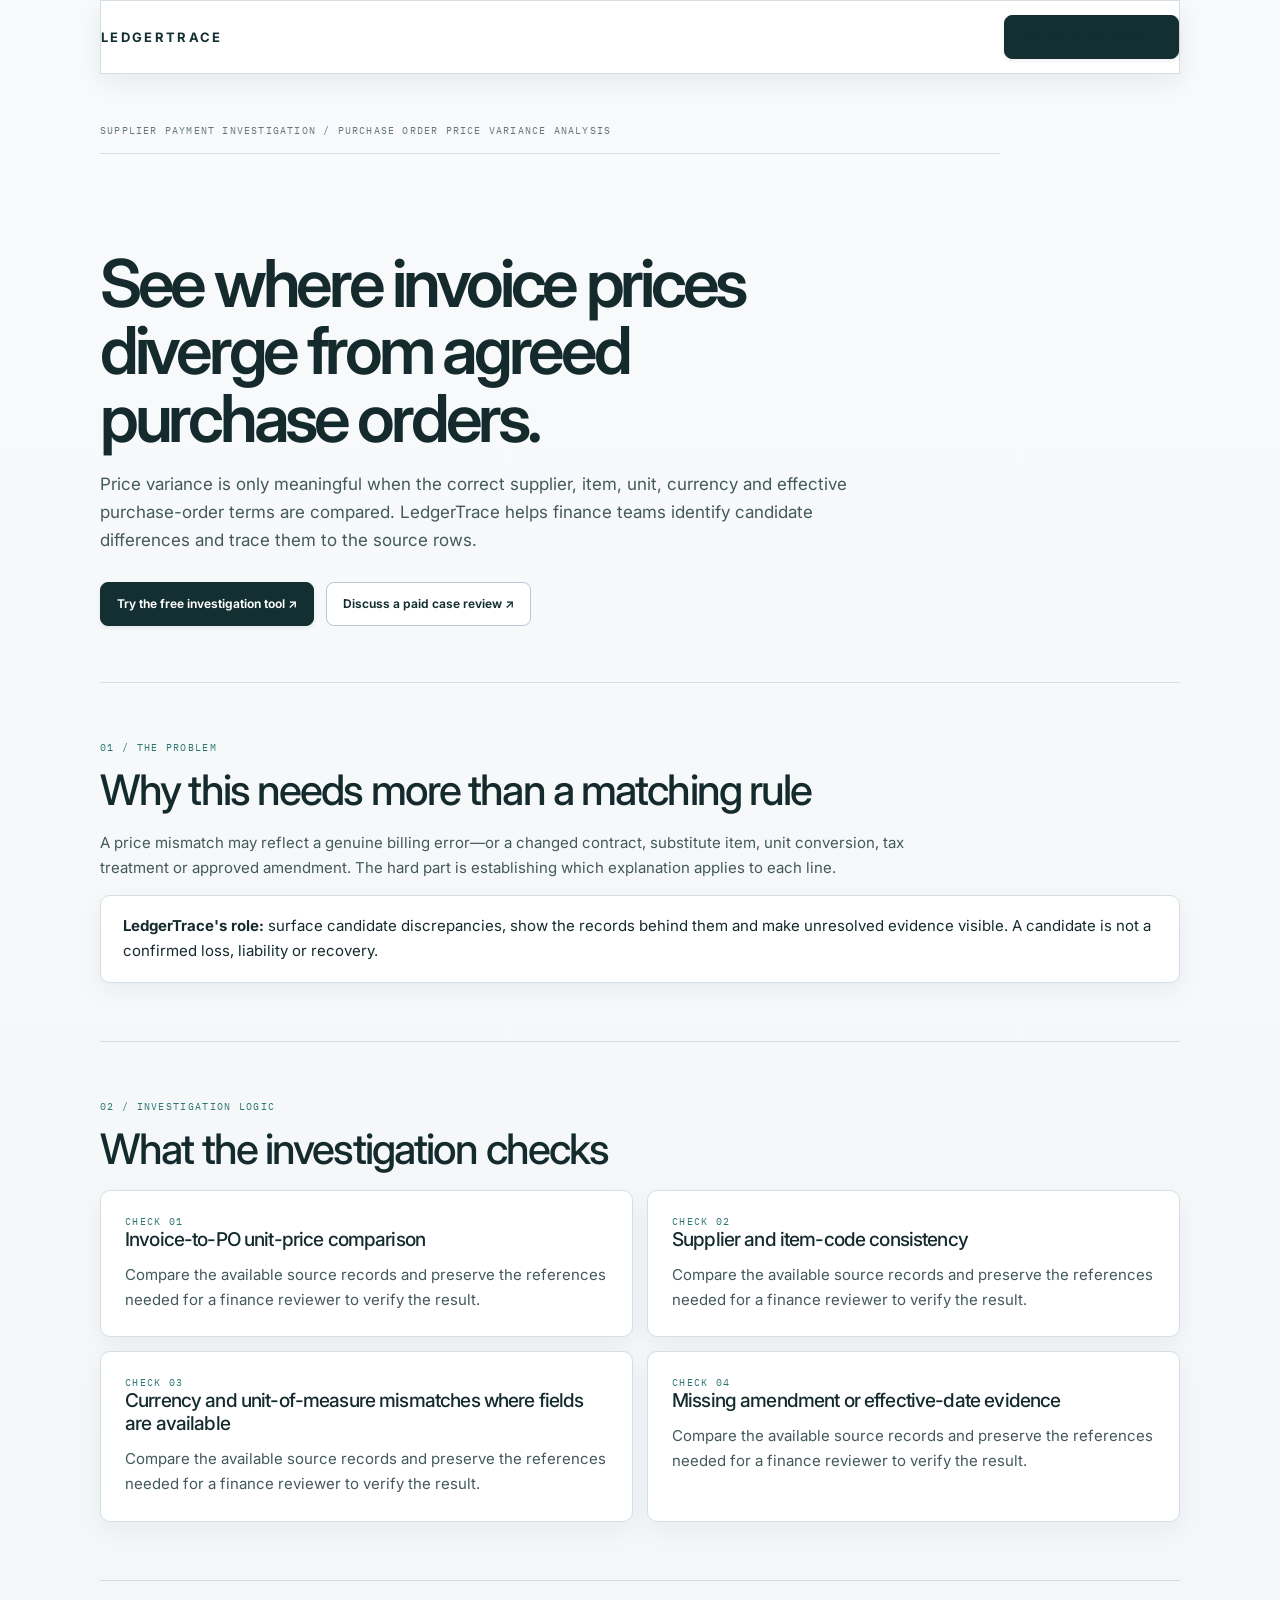
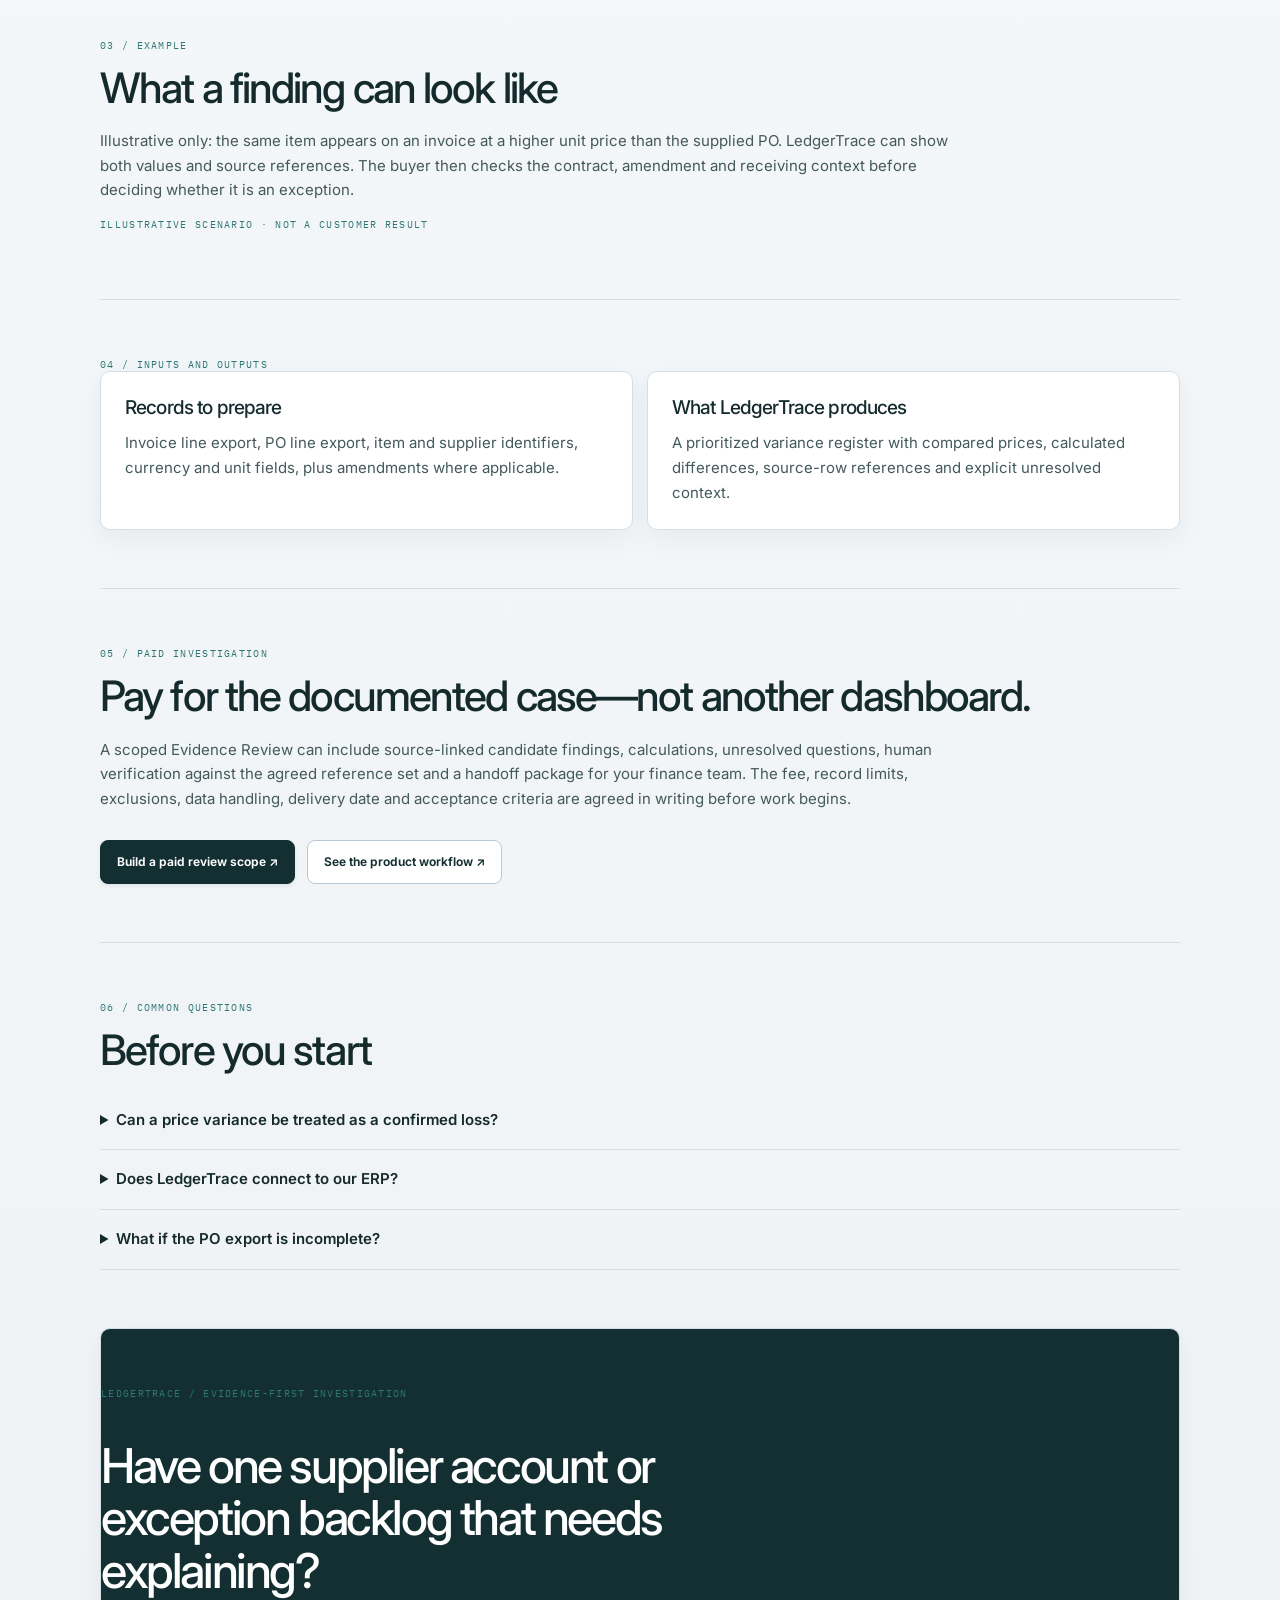
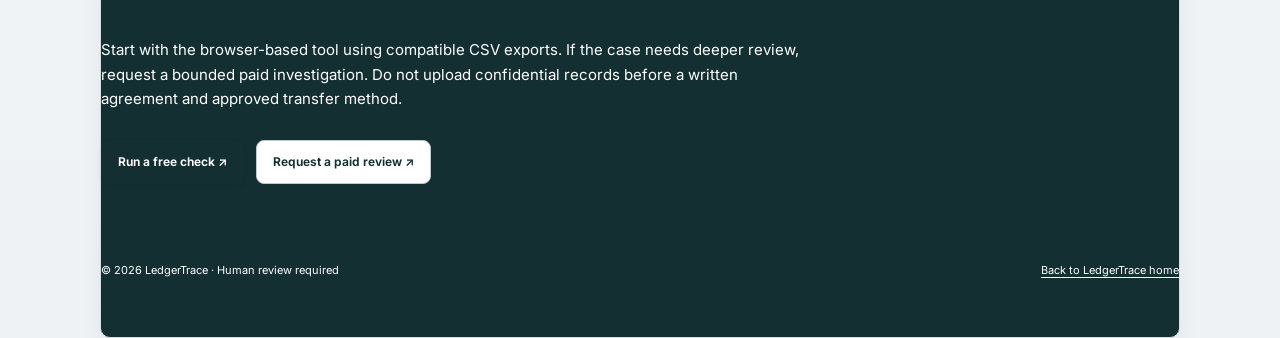
<file: purchase-order-price-variance.html>
<!doctype html>
<html lang="en"><head><meta charset="utf-8"><meta name="viewport" content="width=device-width,initial-scale=1"><meta name="theme-color" content="#203A34">
<title>Purchase Order Price Variance Analysis | LedgerTrace</title><meta name="description" content="Compare supplier invoice line prices against purchase orders and available amendments to create a source-linked price variance register."><link rel="canonical" href="https://ledgertrace.pages.dev/purchase-order-price-variance.html">
<meta property="og:type" content="website"><meta property="og:title" content="Purchase Order Price Variance Analysis | LedgerTrace"><meta property="og:description" content="Compare supplier invoice line prices against purchase orders and available amendments to create a source-linked price variance register."><meta property="og:url" content="https://ledgertrace.pages.dev/purchase-order-price-variance.html">
<script type="application/ld+json">{"@context":"https://schema.org","@type":"WebPage","name":"Purchase Order Price Variance Analysis","url":"https://ledgertrace.pages.dev/purchase-order-price-variance.html","description":"Compare supplier invoice line prices against purchase orders and available amendments to create a source-linked price variance register.","isPartOf":{"@type":"WebSite","name":"LedgerTrace","url":"https://ledgertrace.pages.dev/"}}</script>
<link rel="preconnect" href="https://fonts.googleapis.com"><link rel="preconnect" href="https://fonts.gstatic.com" crossorigin><link href="https://fonts.googleapis.com/css2?family=IBM+Plex+Mono:wght@400;500;600&family=Inter:wght@400;500;600;700&family=Space+Grotesk:wght@400;500;600;700&display=swap" rel="stylesheet">
<style>
:root{color-scheme:dark;--bg:#1C120C;--panel:#1E293B;--line:#1E293B;--text:#FDFBF7;--muted:#D1C7BD;--brass:#A89F91;--display:"Space Grotesk",sans-serif;--body:"Inter",sans-serif;--mono:"IBM Plex Mono",monospace}*{box-sizing:border-box}html{scroll-behavior:smooth}body{margin:0;background:var(--bg);color:var(--text);font:15px/1.75 var(--body)}a{color:inherit}.wrap{width:min(1120px,calc(100% - 44px));margin:auto}.top{height:74px;display:flex;align-items:center;justify-content:space-between;border-bottom:1px solid var(--line)}.brand{text-decoration:none;font:700 13px var(--display);letter-spacing:.18em}.top a.cta,.btn{display:inline-flex;padding:11px 16px;border:1px solid var(--brass);border-radius:6px;background:var(--brass);color:#1C120C;text-decoration:none;font-size:12px;font-weight:700}.crumb{font:10px var(--mono);letter-spacing:.12em;text-transform:uppercase;color:var(--brass);margin:50px 0 16px}.hero{padding:0 0 76px;max-width:850px}.hero h1{font:600 clamp(42px,6vw,76px)/1.02 var(--display);letter-spacing:-.065em;margin:0 0 24px}.hero h1 em{font-style:normal;color:var(--brass)}.hero p{max-width:760px;color:var(--muted);font-size:17px}.actions{display:flex;gap:12px;flex-wrap:wrap;margin-top:28px}.btn.alt{background:transparent;color:var(--text);border-color:#1E293B}.section{padding:60px 0;border-top:1px solid var(--line)}.eyebrow{font:10px var(--mono);letter-spacing:.13em;color:var(--brass);text-transform:uppercase}.section h2{font:500 clamp(28px,4vw,42px)/1.12 var(--display);letter-spacing:-.045em;margin:12px 0 18px}.section p,.section li{color:var(--muted);max-width:850px}.grid{display:grid;grid-template-columns:1fr 1fr;gap:18px}.card{padding:24px;border:1px solid var(--line);border-radius:10px;background:rgba(30,41,59,.55)}.card h3{font:500 19px var(--display);margin:0 0 12px}.card p{margin:0}.callout{border-left:2px solid var(--brass);padding:18px 22px;background:rgba(168,159,145,.07);color:var(--muted)}details{border-bottom:1px solid var(--line);padding:17px 0}summary{cursor:pointer;font-weight:600}details p{color:var(--muted);margin-bottom:0}.bottom{padding:64px 0 48px;border-top:1px solid var(--line)}.bottom h2{font:500 clamp(32px,4vw,48px)/1.1 var(--display);letter-spacing:-.05em;max-width:720px}.bottom p{color:var(--muted);max-width:700px}.foot{margin-top:58px;padding-top:18px;border-top:1px solid var(--line);display:flex;justify-content:space-between;gap:15px;color:var(--muted);font-size:11px}@media(max-width:700px){.grid{grid-template-columns:1fr}.wrap{width:min(100% - 32px,1120px)}.crumb{margin-top:34px}.foot{flex-direction:column}}
</style><style id="ledgertrace-warm-palette">
:root{color-scheme:dark!important;--bg:#FDFBF7;--panel:#EAE3D2;--panel2:#D1C7BD;--line:rgba(43,29,21,.18);--line2:#A89F91;--text:#1C120C;--muted:#A89F91;--accent:#E07A5F;--blue:#3B82F6;--amber:#D97706;--dark:#1C120C;--dark2:#2B1D15;--slate:#1E293B}
html,body{background:#FDFBF7!important;color:#1C120C!important}
body{background-color:#FDFBF7!important}
h1,h2,h3,h4,strong,.brand{color:#1C120C!important}
p,li,.muted,.crumb,.meta,.eyebrow{color:#A89F91}
a{color:#2B1D15}
a:hover{color:#E07A5F}
.top,.header{background:rgba(253,251,247,.88)!important;border-color:rgba(43,29,21,.17)!important;box-shadow:0 10px 34px rgba(28,18,12,.08)!important;backdrop-filter:blur(18px)}
.cta,.button,button[type=submit]{background:#E07A5F!important;border-color:#E07A5F!important;color:#1C120C!important}
.cta:hover,.button:hover,button[type=submit]:hover{background:#E07A5F!important}
.card,.panel,.step,.faq,.faq-item,.deliverable,.proof-card,.output-card,.content-card{background:#EAE3D2!important;border-color:rgba(43,29,21,.17)!important}
input,textarea,select{background:#FDFBF7!important;color:#1C120C!important;border-color:#A89F91!important}
footer,.footer{background:#1C120C!important;color:#FDFBF7!important;border-color:#A89F91!important}
footer h2,footer h3,footer strong,.footer h2,.footer h3,.footer strong{color:#FDFBF7!important}
footer p,footer a,.footer p,.footer a{color:#D1C7BD!important}
:focus-visible{outline:2px solid #3B82F6!important;outline-offset:3px}
</style>
</head><body><header class="wrap top"><a class="brand" href="/">LEDGERTRACE</a><a class="cta" href="/#evaluation">Request a paid review ↗</a></header>
<main class="wrap"><div class="crumb">Supplier payment investigation / Purchase Order Price Variance Analysis</div><section class="hero"><h1>See where invoice prices diverge from agreed purchase orders. <em></em></h1><p>Price variance is only meaningful when the correct supplier, item, unit, currency and effective purchase-order terms are compared. LedgerTrace helps finance teams identify candidate differences and trace them to the source rows.</p><div class="actions"><a class="btn" href="/#recovery-investigation">Try the free investigation tool ↗</a><a class="btn alt" href="/#evaluation">Discuss a paid case review ↗</a></div></section>
<section class="section"><div class="eyebrow">01 / The problem</div><h2>Why this needs more than a matching rule</h2><p>A price mismatch may reflect a genuine billing error—or a changed contract, substitute item, unit conversion, tax treatment or approved amendment. The hard part is establishing which explanation applies to each line.</p><div class="callout"><strong>LedgerTrace's role:</strong> surface candidate discrepancies, show the records behind them and make unresolved evidence visible. A candidate is not a confirmed loss, liability or recovery.</div></section>
<section class="section"><div class="eyebrow">02 / Investigation logic</div><h2>What the investigation checks</h2><div class="grid"><article class="card"><div class="eyebrow">CHECK 01</div><h3>Invoice-to-PO unit-price comparison</h3><p>Compare the available source records and preserve the references needed for a finance reviewer to verify the result.</p></article><article class="card"><div class="eyebrow">CHECK 02</div><h3>Supplier and item-code consistency</h3><p>Compare the available source records and preserve the references needed for a finance reviewer to verify the result.</p></article><article class="card"><div class="eyebrow">CHECK 03</div><h3>Currency and unit-of-measure mismatches where fields are available</h3><p>Compare the available source records and preserve the references needed for a finance reviewer to verify the result.</p></article><article class="card"><div class="eyebrow">CHECK 04</div><h3>Missing amendment or effective-date evidence</h3><p>Compare the available source records and preserve the references needed for a finance reviewer to verify the result.</p></article></div></section>
<section class="section"><div class="eyebrow">03 / Example</div><h2>What a finding can look like</h2><p>Illustrative only: the same item appears on an invoice at a higher unit price than the supplied PO. LedgerTrace can show both values and source references. The buyer then checks the contract, amendment and receiving context before deciding whether it is an exception.</p><p class="eyebrow">Illustrative scenario · Not a customer result</p></section>
<section class="section"><div class="eyebrow">04 / Inputs and outputs</div><div class="grid"><article class="card"><h3>Records to prepare</h3><p>Invoice line export, PO line export, item and supplier identifiers, currency and unit fields, plus amendments where applicable.</p></article><article class="card"><h3>What LedgerTrace produces</h3><p>A prioritized variance register with compared prices, calculated differences, source-row references and explicit unresolved context.</p></article></div></section>
<section class="section"><div class="eyebrow">05 / Paid investigation</div><h2>Pay for the documented case—not another dashboard.</h2><p>A scoped Evidence Review can include source-linked candidate findings, calculations, unresolved questions, human verification against the agreed reference set and a handoff package for your finance team. The fee, record limits, exclusions, data handling, delivery date and acceptance criteria are agreed in writing before work begins.</p><div class="actions"><a class="btn" href="/#evaluation">Build a paid review scope ↗</a><a class="btn alt" href="/#investigation">See the product workflow ↗</a></div></section>
<section class="section"><div class="eyebrow">06 / Common questions</div><h2>Before you start</h2><details><summary>Can a price variance be treated as a confirmed loss?</summary><p>No. A variance is a signal. Contract terms, amendments, taxes, freight and unit definitions must be verified.</p></details><details><summary>Does LedgerTrace connect to our ERP?</summary><p>Do not assume an integration. The current self-service workflow uses compatible CSV exports; any other data route must be separately assessed.</p></details><details><summary>What if the PO export is incomplete?</summary><p>The report should identify the missing evidence and leave the item unresolved rather than inventing a match.</p></details></section>
<section class="bottom"><div class="eyebrow">LEDGERTRACE / EVIDENCE-FIRST INVESTIGATION</div><h2>Have one supplier account or exception backlog that needs explaining?</h2><p>Start with the browser-based tool using compatible CSV exports. If the case needs deeper review, request a bounded paid investigation. Do not upload confidential records before a written agreement and approved transfer method.</p><div class="actions"><a class="btn" href="/#recovery-investigation">Run a free check ↗</a><a class="btn alt" href="/#evaluation">Request a paid review ↗</a></div><div class="foot"><span>© 2026 LedgerTrace · Human review required</span><a href="/">Back to LedgerTrace home</a></div></section></main>

<link rel="stylesheet" href="/assets/ledgertrace-theme.css?v=20261104-workspace2">
</body></html>
</file>
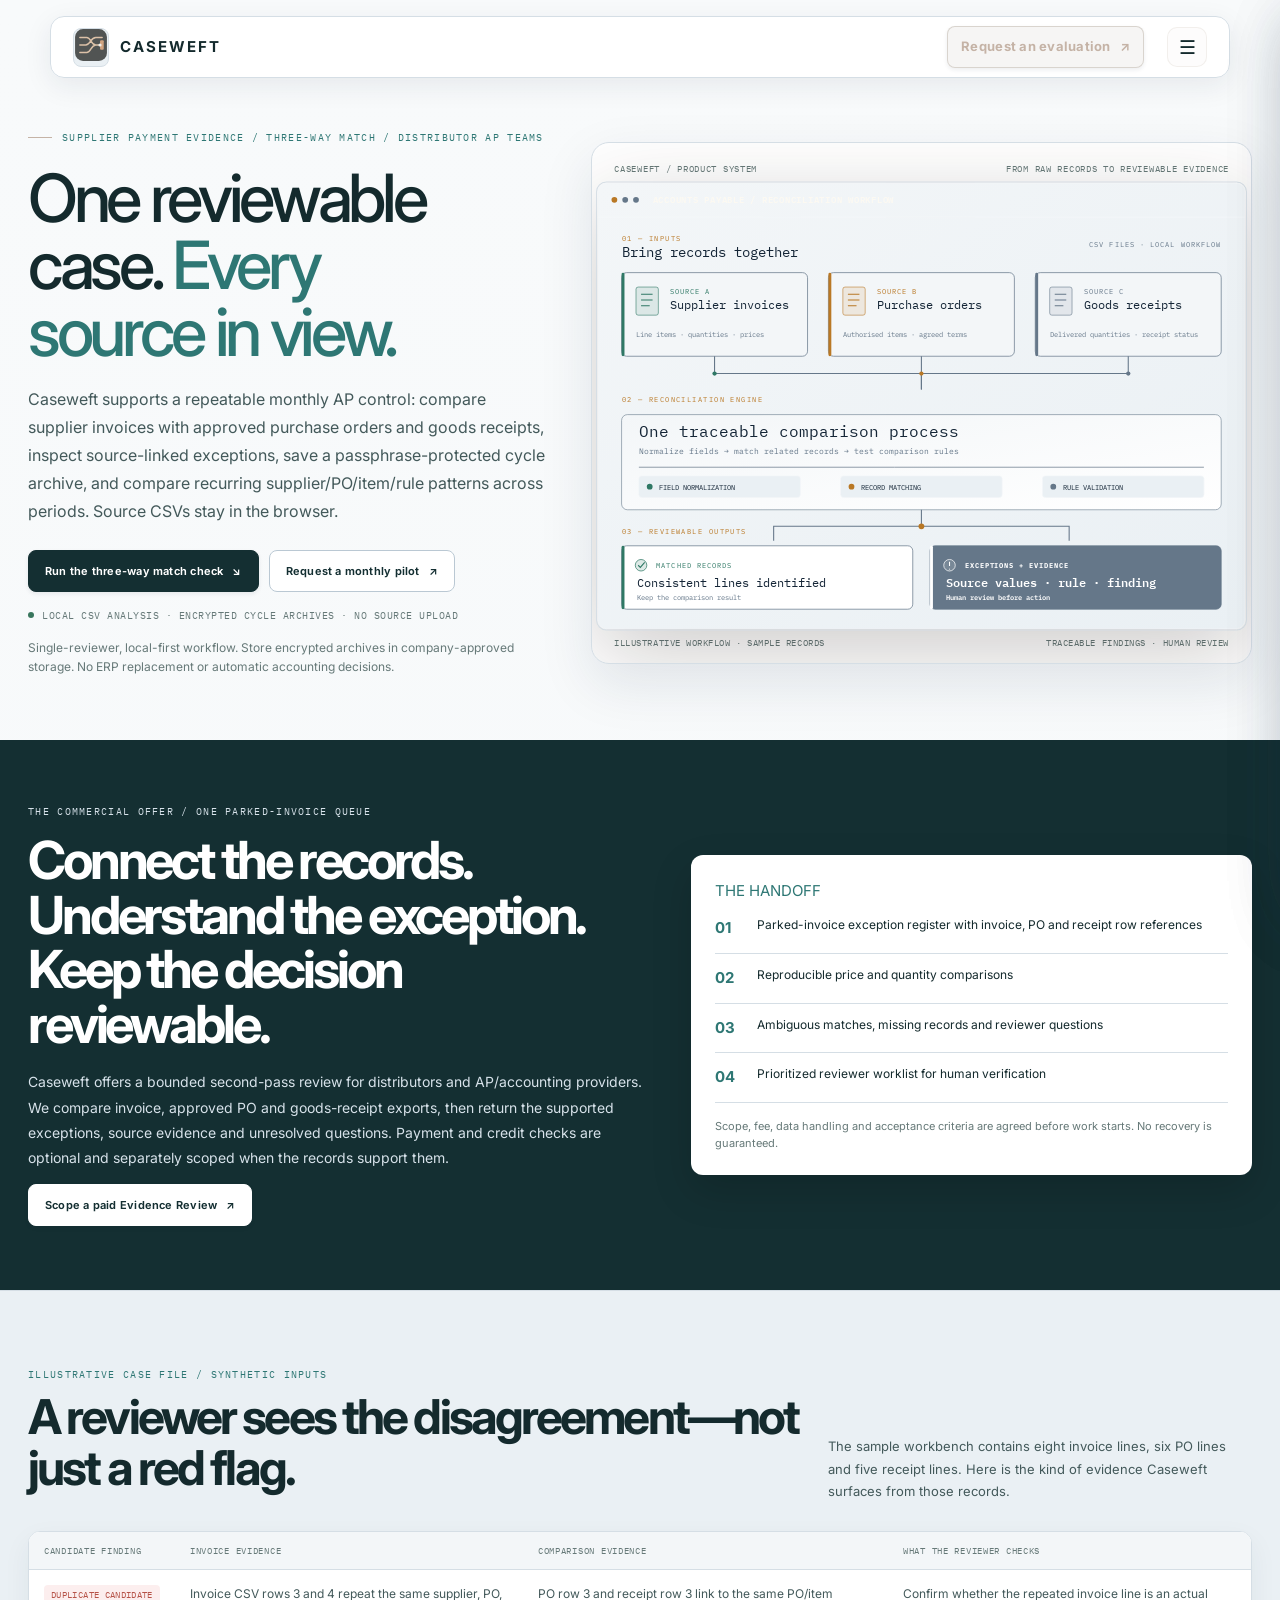
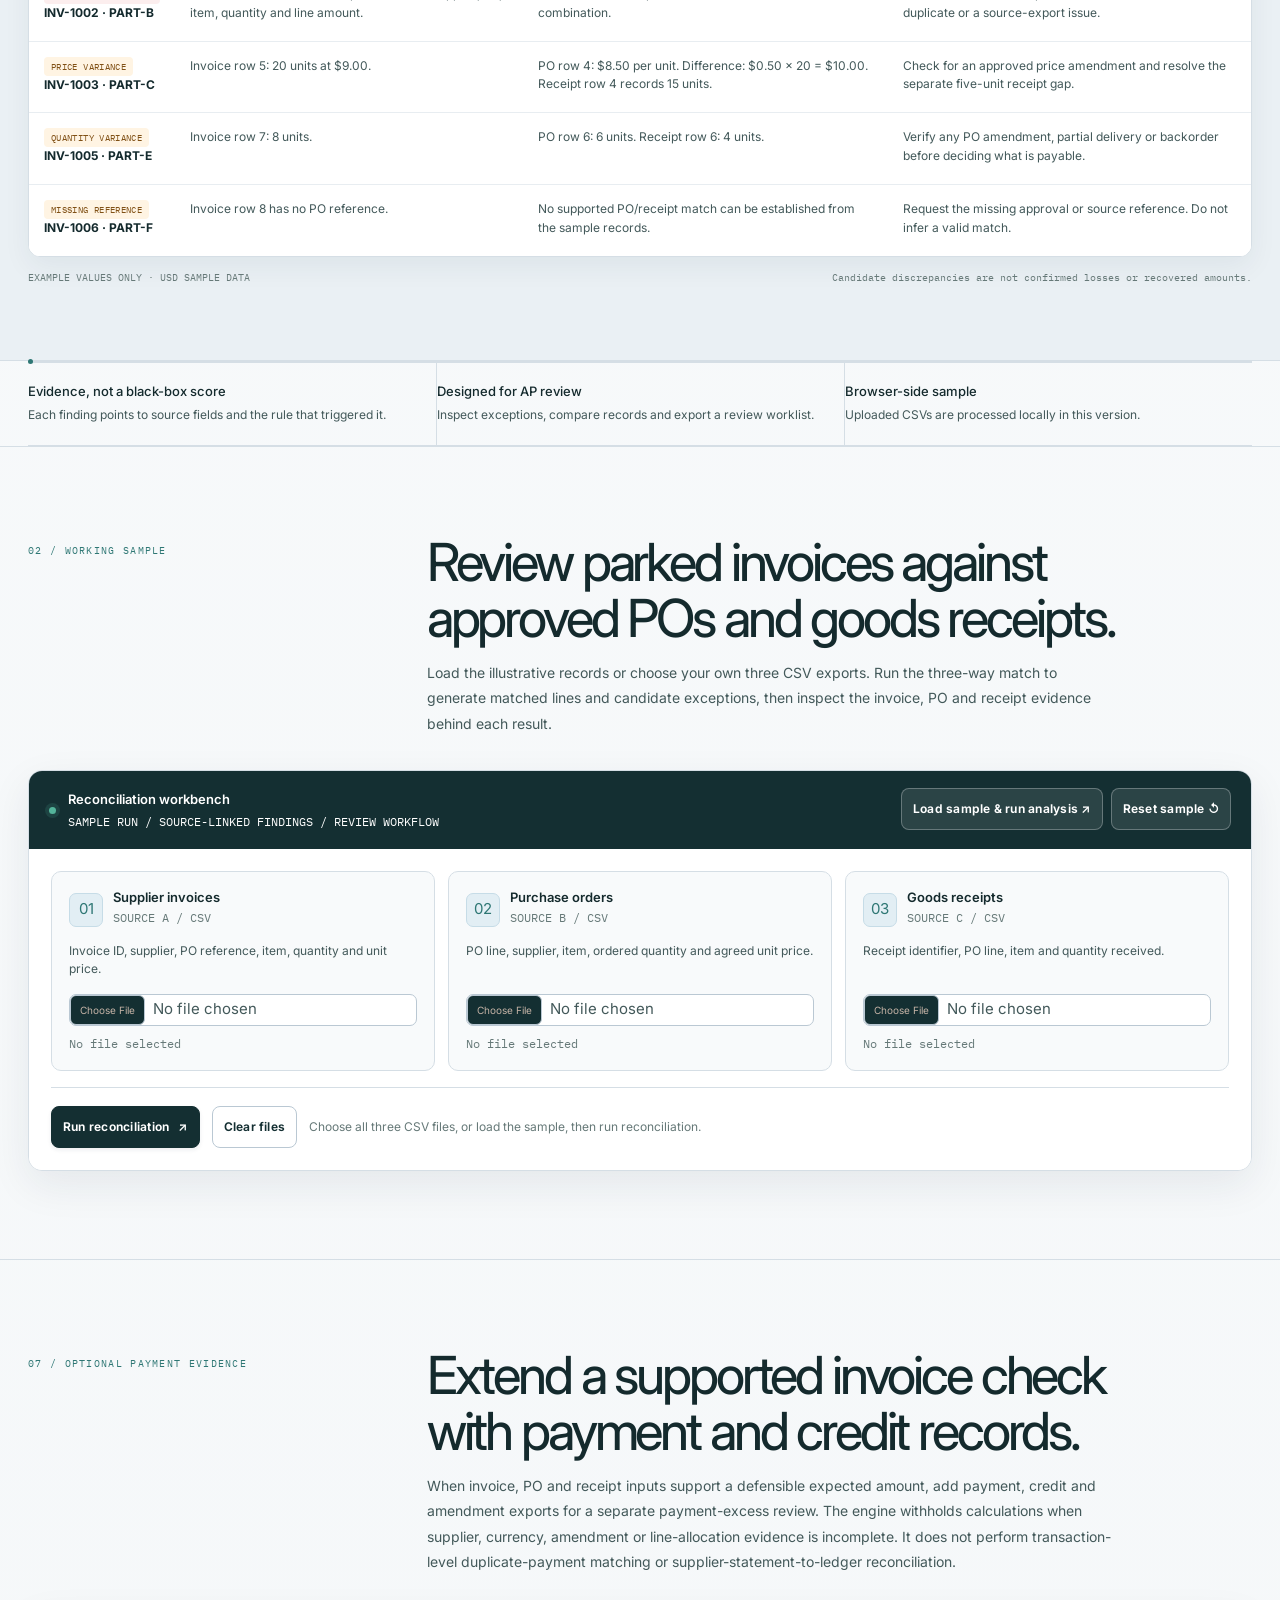
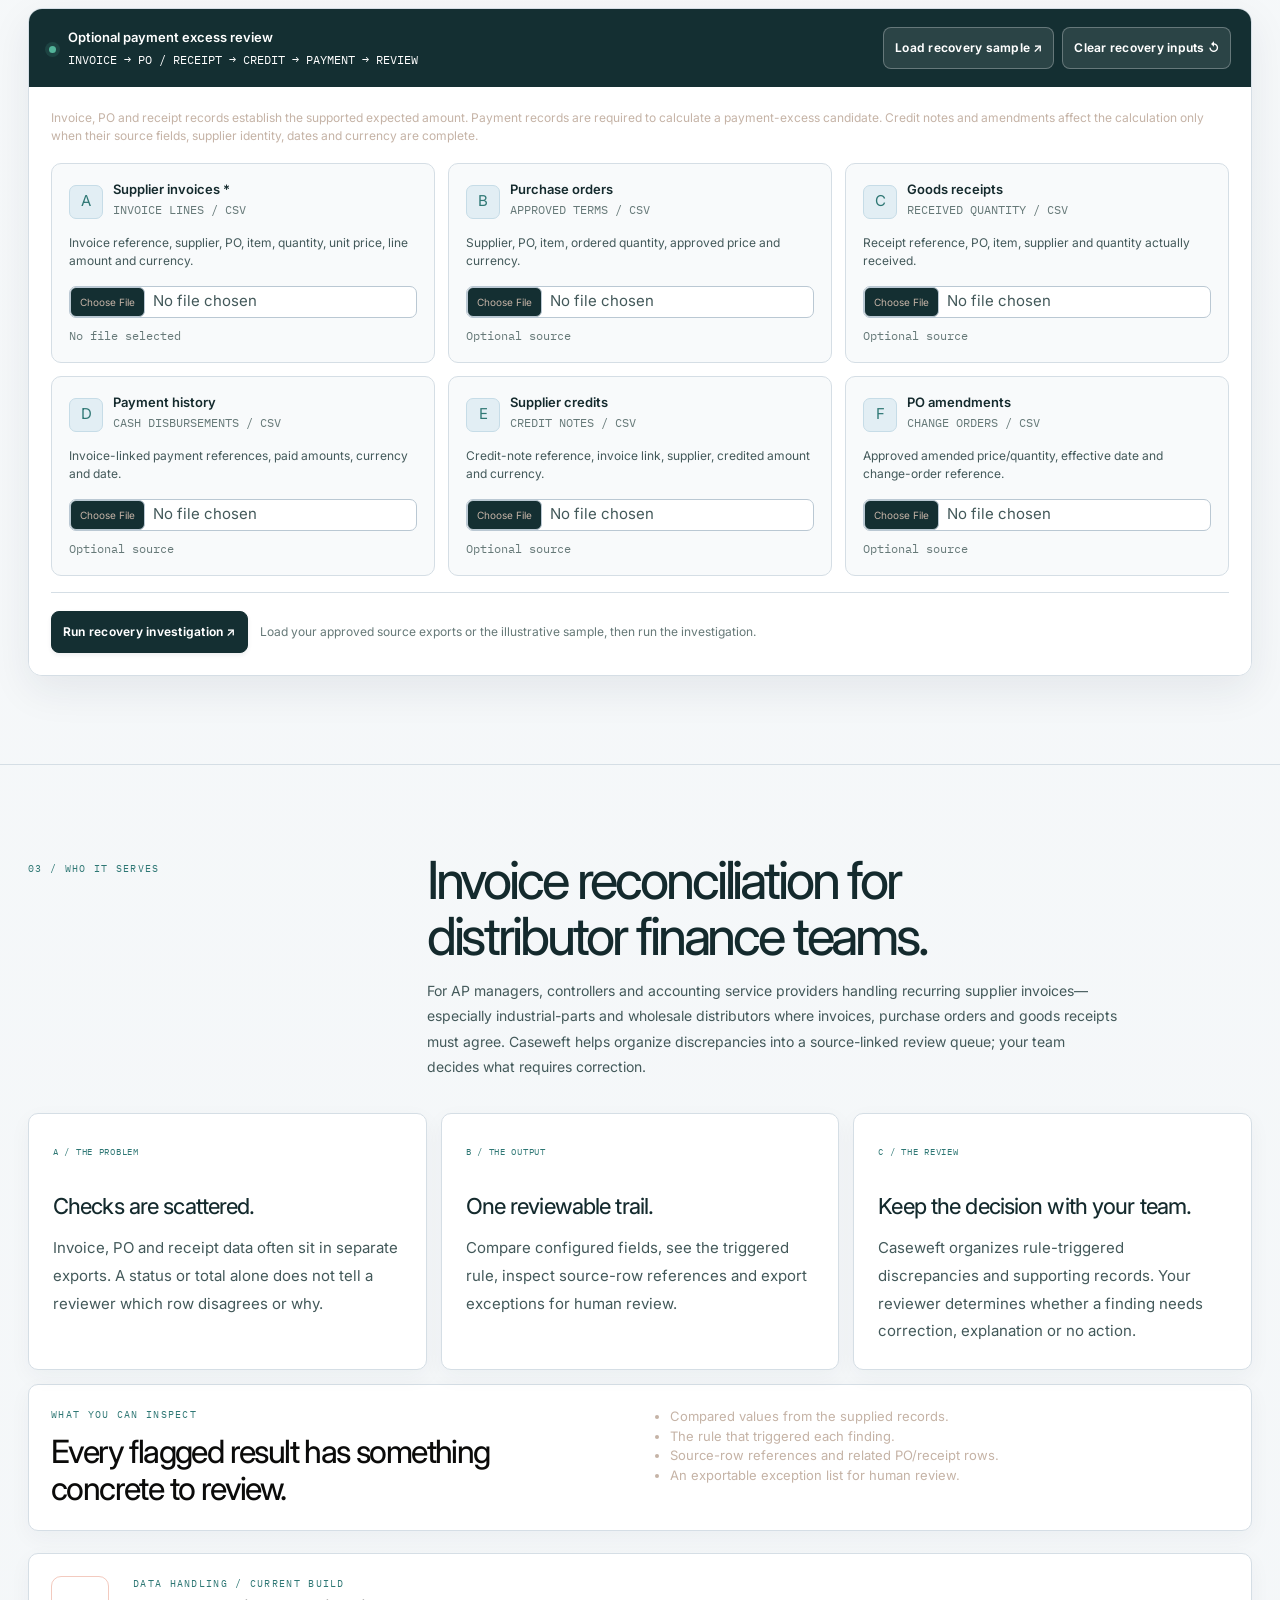
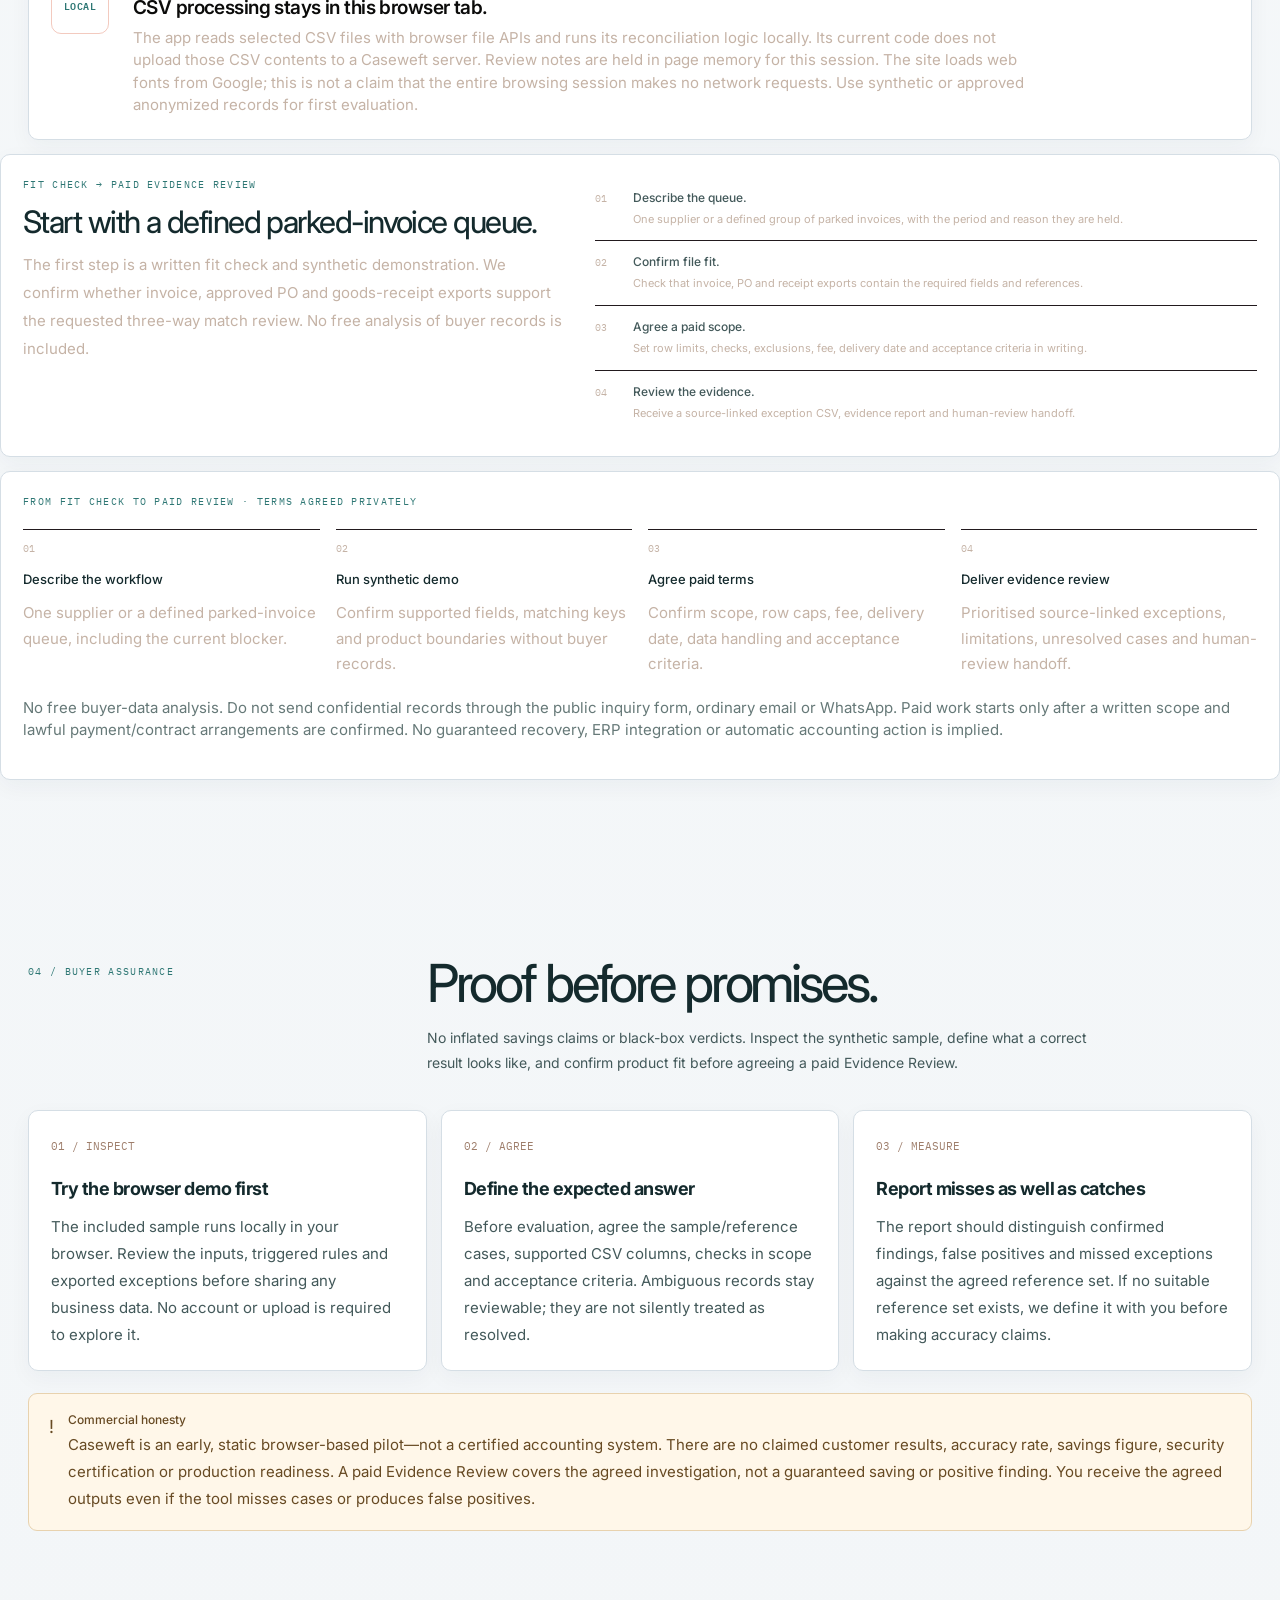
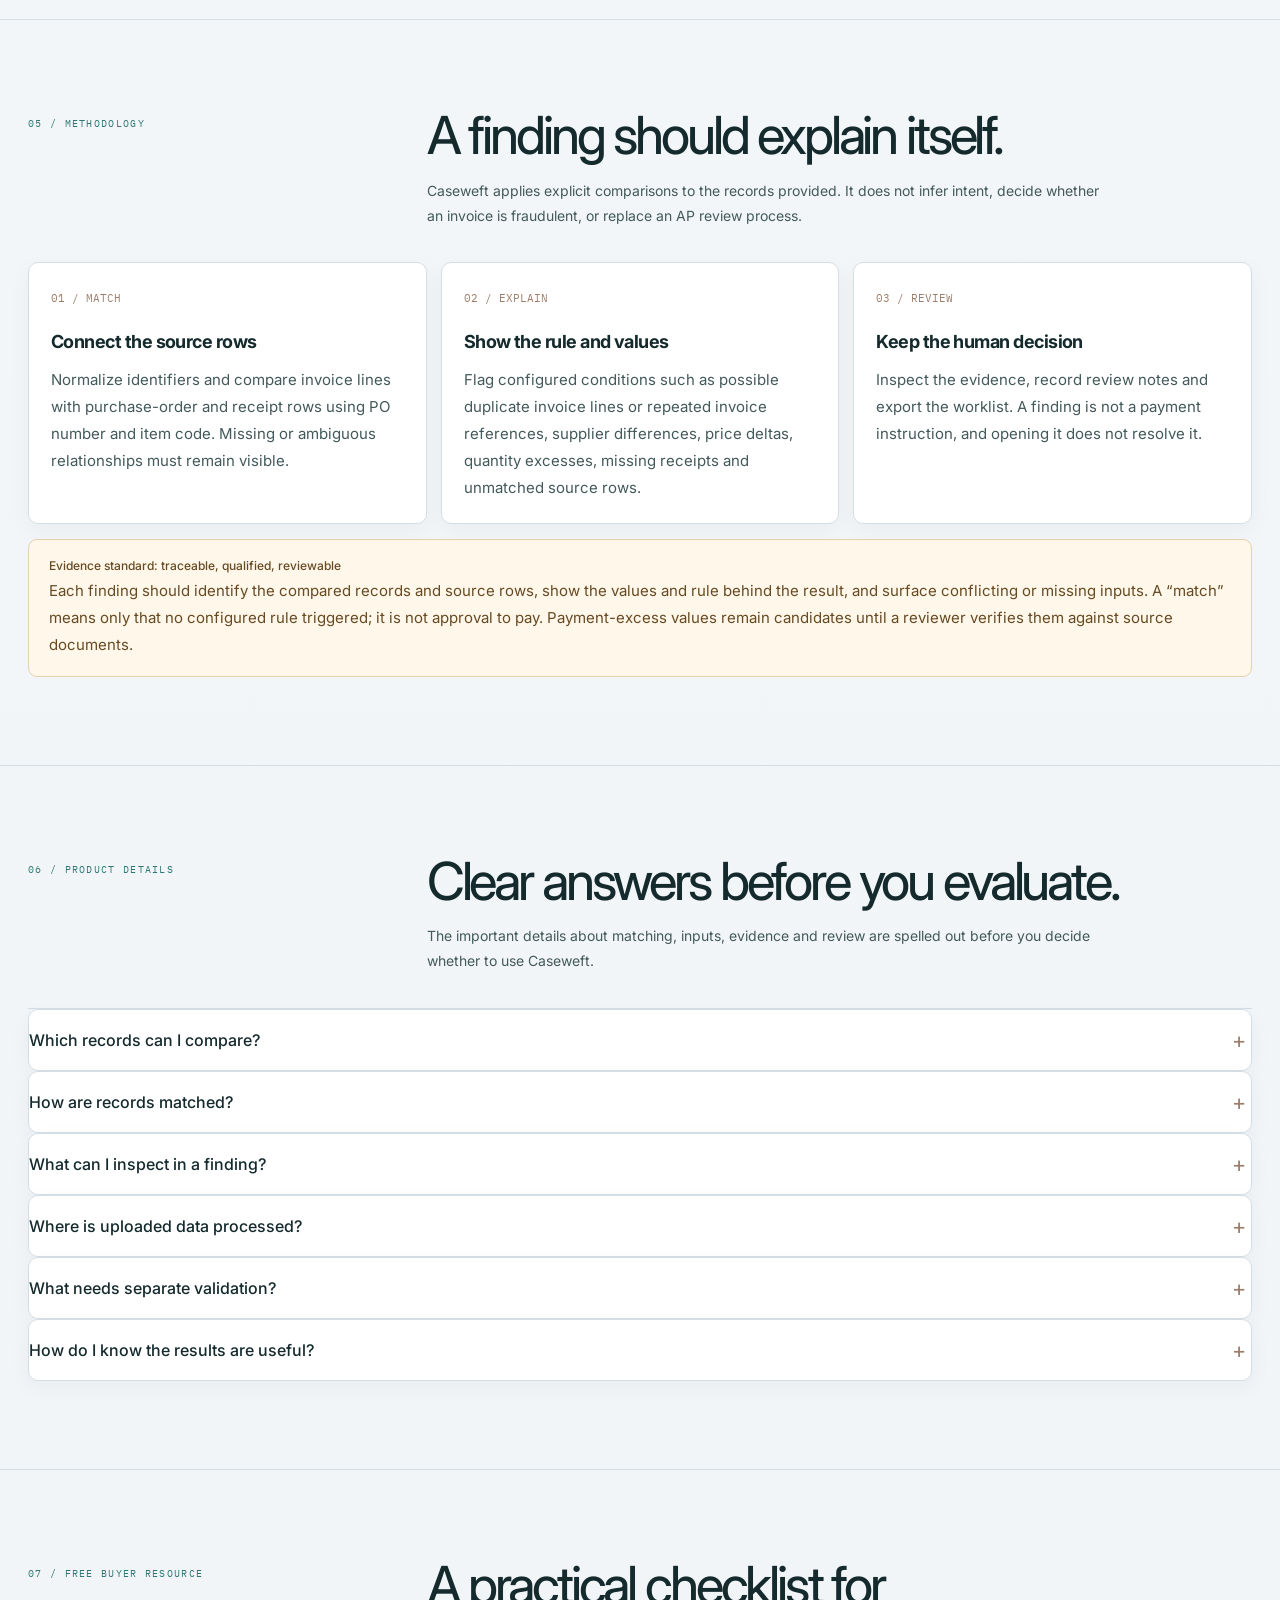
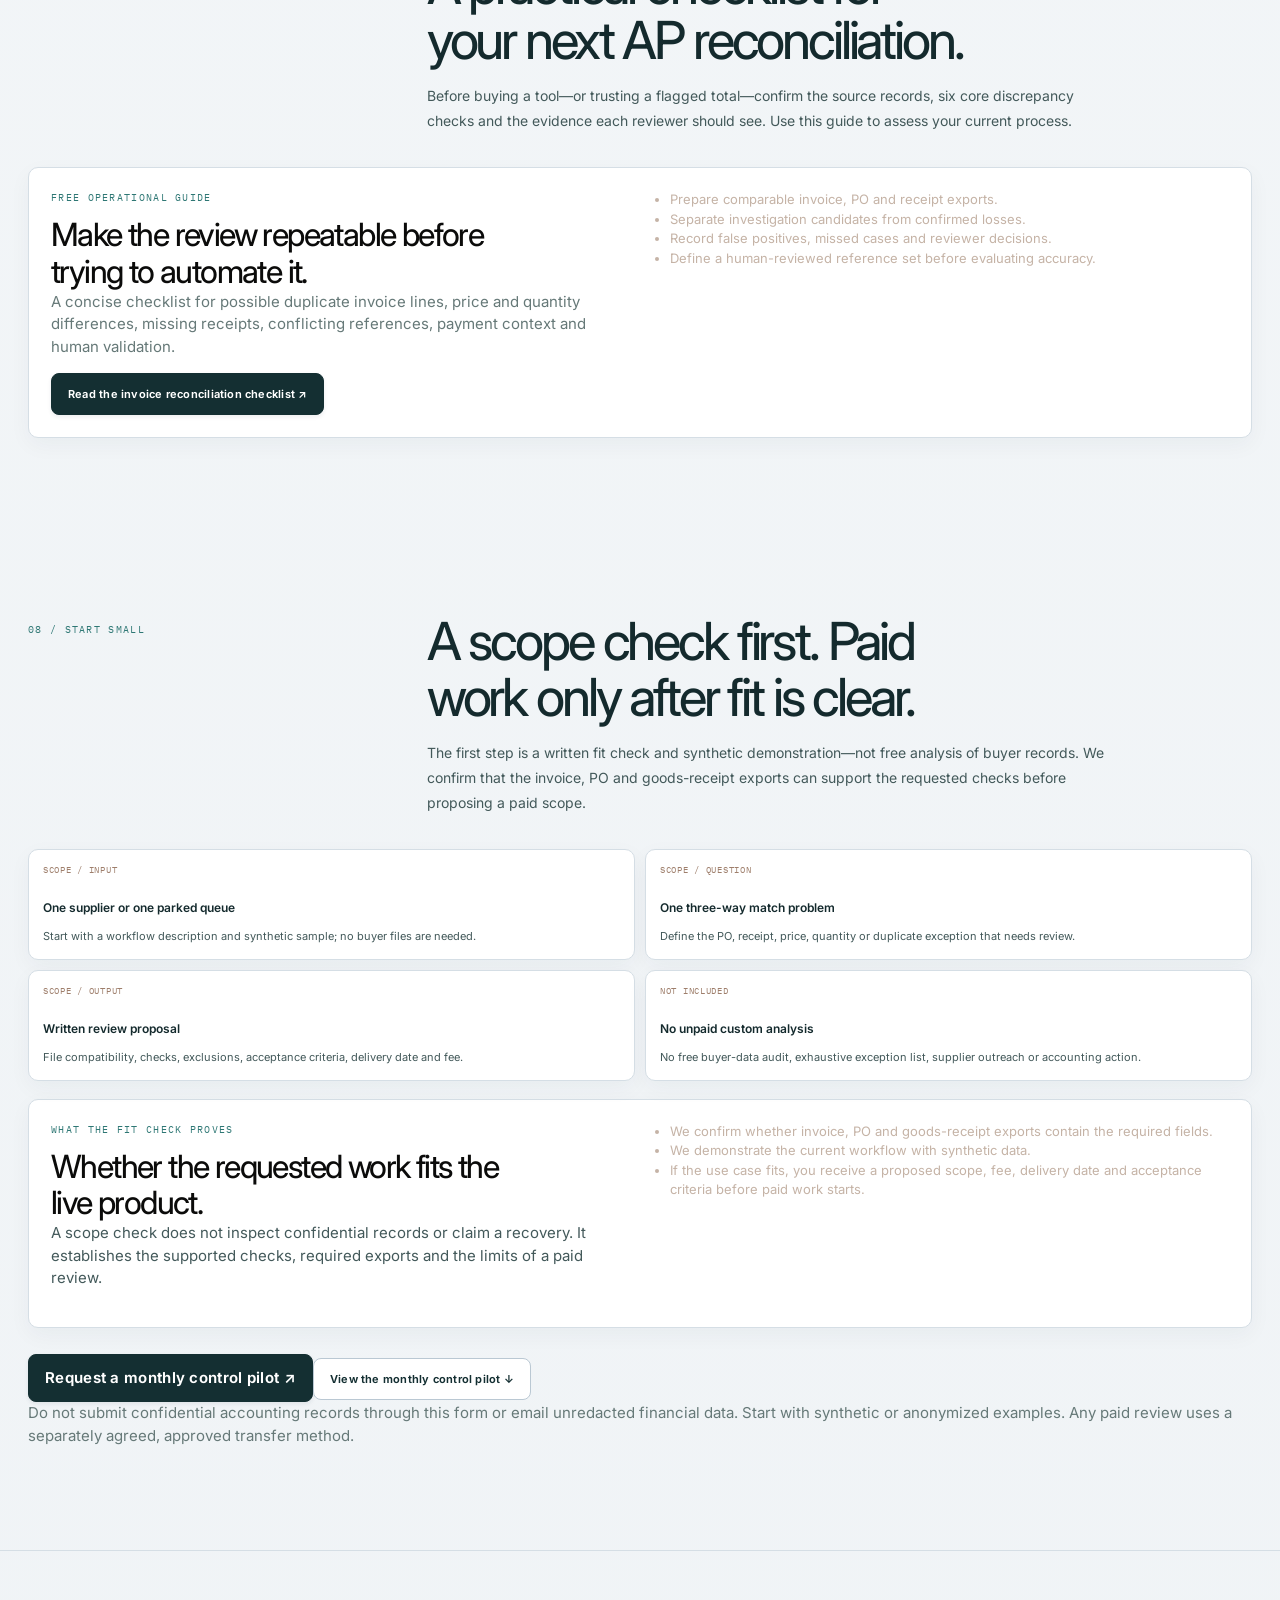
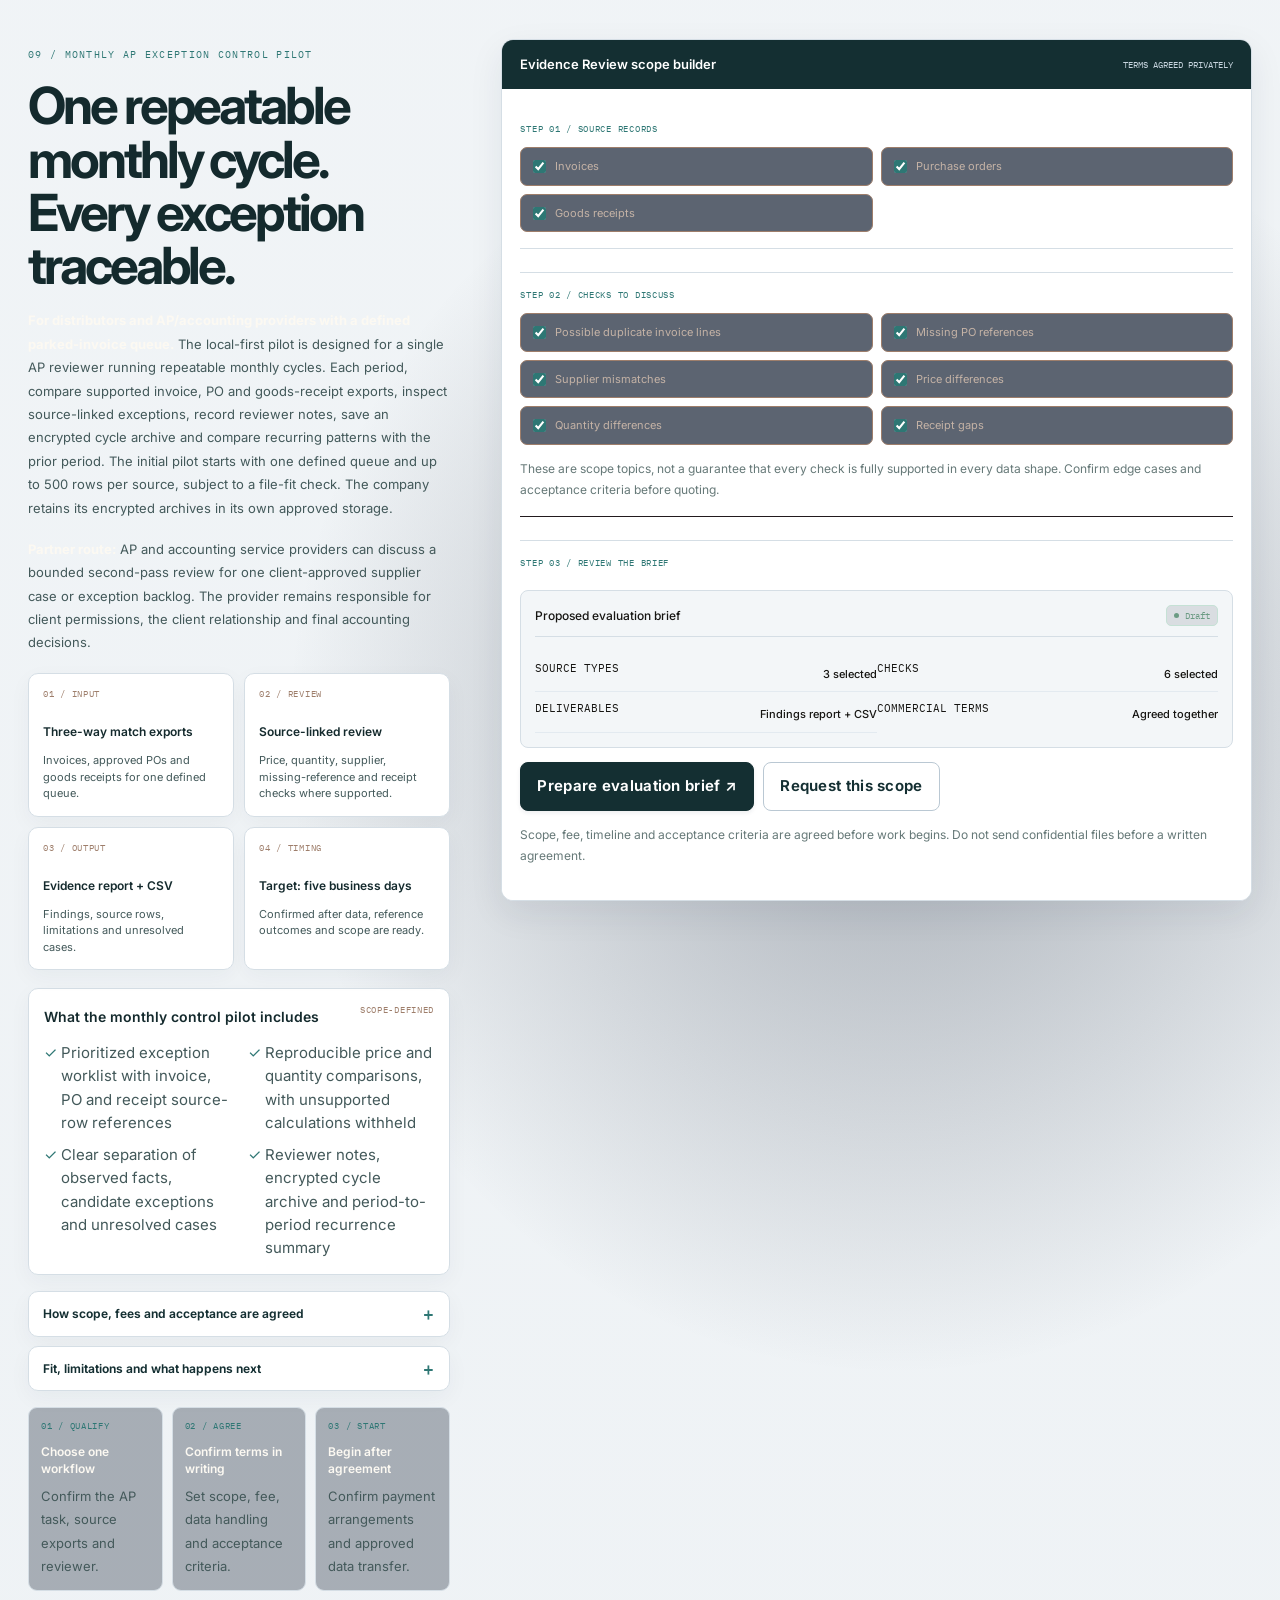
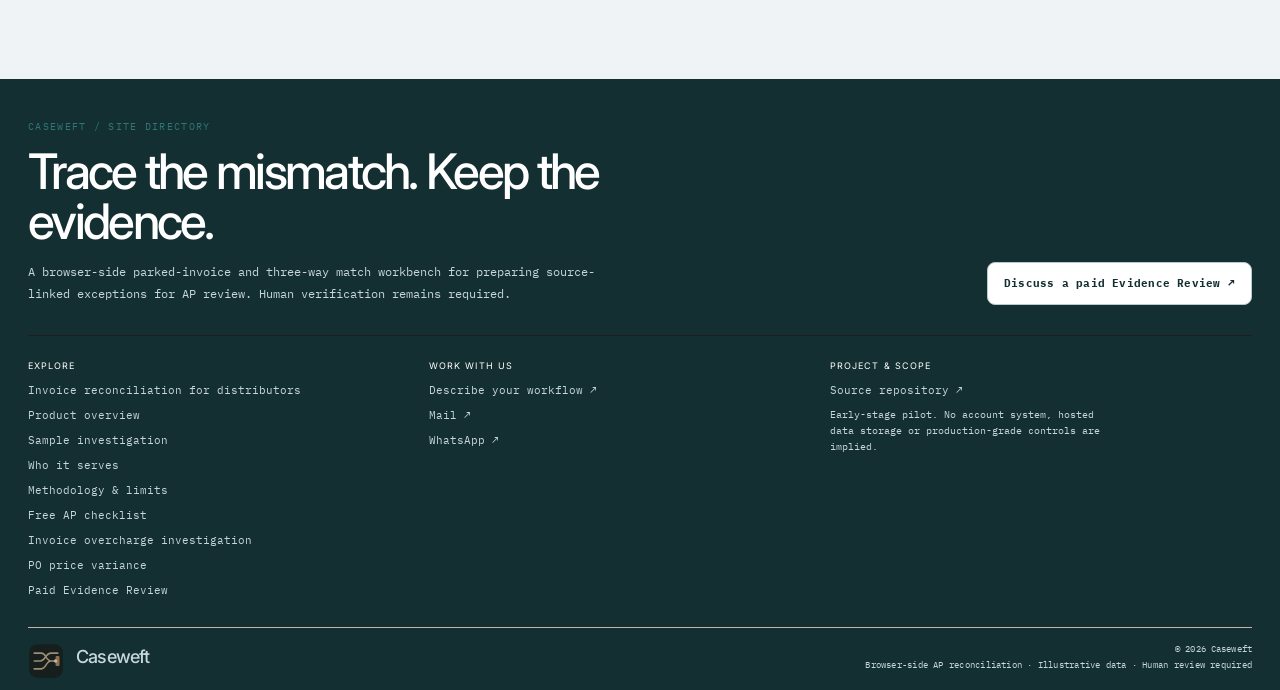
<file: workbench.html>
<!doctype html>
<html lang="en">
<head>
<meta charset="utf-8">
<meta name="viewport" content="width=device-width,initial-scale=1">
<meta name="theme-color" content="#203A34">
<meta name="description" content="Caseweft browser workbench: compare supplier invoice lines with purchase orders and goods receipts, inspect source-linked exceptions and export a review worklist.">
<meta property="og:type" content="website">
<meta property="og:title" content="Caseweft — AP Exception Evidence Workbench">
<meta property="og:description" content="Investigate parked invoices against purchase orders and goods receipts with source-linked evidence.">
<meta property="og:url" content="https://ledgertrace.pages.dev/">
<link rel="canonical" href="https://ledgertrace.pages.dev/"><title>AP Exception Evidence Workbench | Caseweft</title>
<script type="application/ld+json">{"@context":"https://schema.org","@type":"SoftwareApplication","name":"Caseweft","url":"https://ledgertrace.pages.dev/","applicationCategory":"BusinessApplication","operatingSystem":"Any modern browser","description":"A browser-side evidence workspace that connects supplier invoices, purchase orders, goods receipts and supported payment records into reviewable exception cases.","offers":{"@type":"Offer","url":"https://ledgertrace.pages.dev/#evaluation","description":"Scoped paid reconciliation evaluation; fee and acceptance criteria agreed privately before kickoff."}}</script>
<link rel="preconnect" href="https://fonts.googleapis.com">
<link rel="preconnect" href="https://fonts.gstatic.com" crossorigin>
<link href="https://fonts.googleapis.com/css2?family=IBM+Plex+Mono:wght@400;500;600&family=Inter:wght@400;500;600;700&family=Space+Grotesk:wght@400;500;600;700&display=swap" rel="stylesheet">
<style>
:root{color-scheme:dark;--bg:#FCF9F2;--panel:#EADEC9;--panel2:#C5B3A6;--line:#C5B3A6;--line2:#C5B3A6;--text:#0B0B0A;--muted:#C5B3A6;--blue:#2A524E;--amber:#9E7E6B;--green:#2A524E;--red:#9E7E6B;--espresso:#0B0B0A;--roast:#221A1E;--slate:#161512;--stone:#C5B3A6;--linen:#C5B3A6;--cream:#EADEC9;--coral:#9E7E6B;--ochre:#9E7E6B;--paper:#FCF9F2;--mono:"IBM Plex Mono",monospace;--display:"Space Grotesk",sans-serif;--body:"Inter",sans-serif;--max:1320px;font:15px/1.6 var(--body);scroll-behavior:smooth}
*{box-sizing:border-box}body{margin:0;background:var(--bg);color:var(--text);overflow-x:hidden}body:before{content:"";position:fixed;inset:0;pointer-events:none;z-index:-2;background-image:linear-gradient(rgba(168,159,145,.045) 1px,transparent 1px),linear-gradient(90deg,rgba(168,159,145,.045) 1px,transparent 1px);background-size:64px 64px;mask-image:linear-gradient(to bottom,#0B0B0A,transparent 85%)}body:after{content:"";position:fixed;inset:-20%;pointer-events:none;z-index:-1;background:radial-gradient(ellipse at var(--mx,65%) var(--my,20%),rgba(59,130,246,.10),transparent 34%);opacity:.75}
a{color:inherit}button,input,textarea,select{font:inherit}button,a{touch-action:manipulation}button{cursor:pointer}button:focus-visible,a:focus-visible,input:focus-visible,textarea:focus-visible,select:focus-visible{outline:2px solid var(--blue);outline-offset:4px}::selection{background:rgba(59,130,246,.35);color:#EADEC9}
.container{width:min(var(--max),calc(100% - 64px));margin-inline:auto}.mono,.eyebrow,.section-index,.record-id,.micro,.nav a,.tag,.status,.metric-label{font-family:var(--mono);letter-spacing:.04em}.eyebrow,.section-index{font-size:11px;color:var(--blue);text-transform:uppercase;letter-spacing:.13em}.muted{color:var(--muted)}.small{font-size:12px}.trace-rule{height:1px;background:linear-gradient(90deg,var(--blue),rgba(59,130,246,.1) 70%,transparent);position:relative}.trace-rule:before{content:"";position:absolute;left:0;top:-2px;width:5px;height:5px;background:var(--blue);border-radius:50%;box-shadow:0 0 14px rgba(59,130,246,.75)}
.header{position:fixed;z-index:50;top:18px;left:50%;transform:translateX(-50%);width:min(1180px,calc(100% - 36px));height:68px;padding:0 22px;display:flex;align-items:center;gap:26px;border:1px solid rgba(168,159,145,.22);border-radius:18px;background:rgba(28,18,12,.72);backdrop-filter:blur(18px) saturate(135%);-webkit-backdrop-filter:blur(18px) saturate(135%);box-shadow:0 12px 50px rgba(28,18,12,.18);transition:height .25s ease,background .25s ease,border-color .25s ease}.header.scrolled{height:56px;background:rgba(28,18,12,.82);border-color:rgba(168,159,145,.28)}
.brand{display:inline-flex;align-items:center;gap:11px;text-decoration:none;flex-shrink:0}.brand-mark{width:31px;height:31px;display:grid;place-items:center;border:0;border-radius:10px;color:var(--text);font:600 13px var(--display);position:relative;overflow:hidden}.brand-mark svg{position:absolute;inset:0;width:100%;height:100%;pointer-events:none}.brand-mark .mark-trace{stroke:var(--blue);stroke-width:1.6;stroke-linecap:round;stroke-linejoin:round;stroke-dasharray:44;stroke-dashoffset:0;transition:stroke-dashoffset .55s ease}.brand-mark .mark-letter{stroke:currentColor;stroke-opacity:.8;stroke-width:1.5;stroke-linecap:round;stroke-linejoin:round}.brand:hover .mark-trace,.footer-brand:hover .mark-trace{stroke-dashoffset:0}.footer-brand .mark-trace{stroke-dashoffset:0}.footer-brand:hover .mark-trace{stroke-dashoffset:0}.brand-name{font:700 12px var(--display);letter-spacing:.17em}.nav{display:flex;align-items:center;gap:25px;margin-left:auto}.nav a{font-size:10px;color:#C5B3A6;text-decoration:none;transition:color .2s}.nav a:hover{color:var(--text)}.header-cta,.button{display:inline-flex;align-items:center;justify-content:center;gap:12px;border:1px solid var(--blue);background:var(--blue);color:#0B0B0A;padding:12px 16px;border-radius:8px;text-decoration:none;font-size:11px;font-weight:700;letter-spacing:.02em;transition:transform .2s,background .2s,border-color .2s}.header-cta{padding:10px 13px;white-space:nowrap}.button:hover,.header-cta:hover{transform:translateY(-2px);background:#C5B3A6}.button.secondary{background:transparent;border-color:var(--line2);color:var(--text)}.button.secondary:hover{border-color:var(--blue);background:rgba(59,130,246,.08)}.button.ghost{background:transparent;border-color:transparent;color:var(--muted)}.button.ghost:hover{color:var(--text);background:rgba(168,159,145,.08)}.menu-toggle{display:none;background:transparent;border:1px solid var(--line);border-radius:8px;color:var(--text);padding:8px}
.hero{min-height:680px;padding:126px 0 72px;position:relative;display:grid;grid-template-columns:minmax(0,.9fr) minmax(0,1.1fr);gap:44px;align-items:center}.hero-copy{position:relative;z-index:2}.hero .eyebrow{display:flex;align-items:center;gap:10px}.hero .eyebrow:before{content:"";width:24px;height:1px;background:var(--blue)}h1,h2,h3,p{margin-top:0}h1,h2,h3{font-family:var(--display)}h1{font-size:clamp(50px,6.3vw,88px);line-height:.98;letter-spacing:-.075em;font-weight:600;margin:25px 0 24px;max-width:680px}h1 em{font-style:normal;color:var(--blue)}.hero-desc{max-width:540px;font-size:16px;color:#C5B3A6;line-height:1.8}.hero-actions{display:flex;flex-wrap:wrap;gap:11px;margin-top:29px}.privacy-note{display:flex;align-items:center;gap:8px;margin-top:23px;color:var(--muted);font:10px var(--mono);letter-spacing:.05em}.privacy-note:before{content:"";width:6px;height:6px;background:var(--green);border-radius:50%;box-shadow:0 0 10px rgba(168,159,145,.5)}
.scene{min-height:480px;position:relative;perspective:1000px;isolation:isolate}.scene-grid{position:absolute;inset:0;background-image:linear-gradient(rgba(168,159,145,.09) 1px,transparent 1px),linear-gradient(90deg,rgba(168,159,145,.09) 1px,transparent 1px);background-size:32px 32px;mask-image:radial-gradient(ellipse,#0B0B0A 15%,transparent 72%);transform:translate3d(var(--gx,0),var(--gy,0),-30px)}.scene-glow{position:absolute;width:70%;height:65%;left:16%;top:14%;background:radial-gradient(ellipse,rgba(59,130,246,.15),transparent 68%);filter:blur(22px);transform:translate3d(var(--lx,0),var(--ly,0),-60px)}.scene-svg{position:absolute;inset:4% 0;width:100%;height:92%;overflow:visible}.scene-path{fill:none;stroke:rgba(59,130,246,.6);stroke-width:1.2;stroke-dasharray:5 6;animation:traceDash 12s linear infinite}.scene-path.broken{stroke:var(--amber);stroke-dasharray:3 8}.scene-node{fill:var(--bg);stroke:var(--blue);stroke-width:1.4}.scene-node.warn{stroke:var(--amber)}.document{position:absolute;width:205px;min-height:142px;padding:15px 15px 13px;background:linear-gradient(145deg,rgba(30,41,59,.97),rgba(28,18,12,.94));border:1px solid rgba(168,159,145,.35);border-radius:11px;box-shadow:0 22px 65px rgba(28,18,12,.25);transition:transform .35s,border-color .25s,box-shadow .25s;transform:translate3d(var(--px,0),var(--py,0),0) rotate(var(--rot,0deg));backdrop-filter:blur(12px)}.document:hover{border-color:var(--blue);box-shadow:0 0 0 1px rgba(59,130,246,.1),0 22px 70px rgba(28,18,12,.4)}.doc-invoice{left:3%;top:9%;--rot:-4deg}.doc-po{right:1%;top:26%;--rot:3deg}.doc-receipt{left:19%;bottom:5%;--rot:2deg}.doc-top{display:flex;align-items:center;justify-content:space-between;gap:8px;font:9px var(--mono);color:var(--muted);letter-spacing:.07em}.doc-symbol{width:23px;height:27px;border:1px solid var(--line2);border-radius:4px;display:grid;place-items:center;color:var(--blue);font:11px var(--mono)}.doc-title{font:600 15px var(--display);margin:13px 0 3px}.doc-sub{font:10px var(--mono);color:var(--muted)}.doc-line{height:1px;background:var(--line);margin:12px 0 9px}.doc-data{display:flex;justify-content:space-between;font:10px var(--mono);gap:8px}.doc-data b{font-weight:500;color:var(--text)}.doc-status{display:inline-flex;align-items:center;gap:6px;color:var(--green);font:9px var(--mono);margin-top:10px}.doc-status.warn{color:var(--amber)}.doc-status:before{content:"";width:5px;height:5px;background:currentColor;border-radius:50%}.scene-label{position:absolute;font:9px var(--mono);letter-spacing:.1em;color:var(--muted);text-transform:uppercase}.label-a{left:1%;bottom:1%}.label-b{right:2%;top:7%}.scene-coord{position:absolute;right:3%;bottom:0;font:9px var(--mono);color:#C5B3A6}.scene-caption{position:absolute;right:1%;bottom:-22px;color:var(--muted);font:9px var(--mono);letter-spacing:.04em}
.section{position:relative;padding:108px 0;scroll-margin-top:105px}.section-top{display:grid;grid-template-columns:.7fr 1.3fr;gap:30px;align-items:start;margin-bottom:42px}.section-index{padding-top:8px}.section-title{font-size:clamp(36px,4.7vw,61px);line-height:1.03;letter-spacing:-.065em;font-weight:500;margin:0;max-width:800px}.section-lead{color:var(--muted);max-width:640px;margin:17px 0 0;font-size:14px;line-height:1.8}.signal-strip{display:grid;grid-template-columns:repeat(3,1fr);border-top:1px solid var(--line);border-bottom:1px solid var(--line)}.signal{padding:22px 26px 22px 0;position:relative}.signal+.signal{padding-left:26px;border-left:1px solid var(--line)}.signal strong{display:block;font:500 13px var(--display);margin-bottom:6px}.signal span{display:block;color:var(--muted);font-size:12px;line-height:1.7}
.workbench{background:linear-gradient(180deg,rgba(28,18,12,.35),transparent 86%);border-top:1px solid var(--line)}.workbench-shell{border:1px solid var(--line);border-radius:16px;overflow:hidden;background:rgba(28,18,12,.85);box-shadow:0 28px 90px rgba(28,18,12,.2)}.workbench-bar{display:flex;align-items:center;justify-content:space-between;gap:18px;padding:17px 20px;border-bottom:1px solid var(--line);background:rgba(28,18,12,.65)}.workbench-title{display:flex;align-items:center;gap:12px}.live-dot{width:7px;height:7px;border-radius:50%;background:var(--green);box-shadow:0 0 12px rgba(168,159,145,.45)}.workbench-title strong{font:600 12px var(--display)}.workbench-title span{display:block;color:var(--muted);font:9px var(--mono);margin-top:3px}.bar-actions{display:flex;gap:8px;flex-wrap:wrap}.button.sm{padding:9px 11px;font-size:10px}.workbench-body{padding:22px}.input-grid{display:grid;grid-template-columns:repeat(3,1fr);gap:12px}.source-card{padding:17px;border:1px solid var(--line);border-radius:10px;background:rgba(28,18,12,.7);min-width:0}.source-head{display:flex;align-items:center;gap:10px;margin-bottom:12px}.source-icon{width:34px;height:34px;display:grid;place-items:center;border:1px solid rgba(59,130,246,.28);border-radius:9px;color:var(--blue)}.source-head strong{font:600 13px var(--display);display:block}.source-head small{font:9px var(--mono);color:var(--muted)}.source-card p{font-size:11px;color:var(--muted);line-height:1.65;min-height:38px;margin-bottom:14px}.file-input{display:block;width:100%;font-size:10px;color:var(--muted)}.file-input::file-selector-button{padding:8px 9px;background:#161512;border:1px solid var(--line2);border-radius:6px;color:var(--text);font:10px var(--body);margin-right:8px;cursor:pointer}.file-meta{margin-top:9px;color:var(--green);font:9px var(--mono);overflow-wrap:anywhere}.work-actions{display:flex;gap:9px;align-items:center;flex-wrap:wrap;margin-top:16px}.error{margin-top:14px;padding:12px 14px;background:rgba(224,122,95,.08);border:1px solid rgba(224,122,95,.4);border-radius:8px;color:#C5B3A6;font-size:12px}.hidden{display:none!important}
.results{margin-top:28px}.results-head{display:flex;align-items:end;justify-content:space-between;gap:15px;margin-bottom:17px}.results-head h3{font-size:25px;letter-spacing:-.04em;margin:8px 0 0}.results-head p{font-size:11px;color:var(--muted);margin:5px 0 0}.metrics{display:grid;grid-template-columns:repeat(4,1fr);gap:10px}.metric{padding:17px;border:1px solid var(--line);border-radius:10px;background:rgba(28,18,12,.75)}.metric-label{font-size:9px;color:var(--muted);text-transform:uppercase}.metric-value{font:500 29px/1.2 var(--display);margin-top:10px;letter-spacing:-.04em;font-variant-numeric:tabular-nums}.metric-value.amber{color:var(--amber)}.metric-note{font-size:10px;color:var(--muted);margin-top:5px}.results-toolbar{display:flex;justify-content:space-between;gap:12px;align-items:center;flex-wrap:wrap;margin:23px 0 12px}.filters{display:flex;gap:6px;flex-wrap:wrap}.filter-btn{border:1px solid var(--line);border-radius:7px;background:transparent;color:var(--muted);font-size:10px;padding:8px 11px}.filter-btn.active{border-color:var(--blue);color:var(--text);background:rgba(59,130,246,.1)}.search{width:min(300px,100%);padding:10px 12px;border:1px solid var(--line);border-radius:7px;background:#0B0B0A;color:var(--text);font-size:11px}.table-wrap{overflow:auto;border:1px solid var(--line);border-radius:10px}table{border-collapse:collapse;width:100%;min-width:850px;font-size:11px}th{background:#221A1E;color:var(--muted);font:9px var(--mono);text-align:left;text-transform:uppercase;letter-spacing:.07em}th,td{padding:13px 14px;border-bottom:1px solid rgba(168,159,145,.8);vertical-align:top}tbody tr{cursor:pointer;transition:background .18s}tbody tr:hover,tbody tr:focus{background:rgba(59,130,246,.07);outline:none}tbody tr:last-child td{border-bottom:0}.cell-main{font-weight:600;color:var(--text)}.cell-sub{color:var(--muted);font:9px var(--mono);margin-top:4px}.pill{display:inline-flex;align-items:center;gap:6px;border-radius:5px;padding:4px 7px;font:9px var(--mono);white-space:nowrap}.pill:before{content:"";width:5px;height:5px;background:currentColor;border-radius:50%}.pill.exception{color:var(--amber);background:rgba(224,122,95,.09)}.pill.matched{color:var(--green);background:rgba(168,159,145,.09)}.pill.review{color:var(--red);background:rgba(224,122,95,.09)}.findings-cell{max-width:360px;color:#C5B3A6;line-height:1.65}.empty{padding:30px;text-align:center;color:var(--muted);font-size:12px}.table-note{font-size:10px;color:var(--muted);margin-top:12px;line-height:1.7}
.report{margin-top:28px;padding:25px;border:1px solid var(--line);border-radius:13px;background:linear-gradient(145deg,rgba(28,18,12,.9),rgba(28,18,12,.85))}.report-head{display:flex;align-items:start;justify-content:space-between;gap:18px}.report-head h3{font-size:25px;letter-spacing:-.05em;margin:7px 0}.report-head p{font-size:11px;color:var(--muted);margin:0}.report-grid{display:grid;grid-template-columns:1fr 1fr;gap:24px;margin-top:25px}.report-block{border-top:1px solid var(--line);padding-top:15px}.report-block h4{font:500 12px var(--display);margin:0 0 10px}.report-block p,.report-block li{font-size:11px;color:var(--muted);line-height:1.8}.report-block ul{padding-left:17px;margin:0}.report-block li+li{margin-top:4px}.report-footer{display:flex;justify-content:space-between;align-items:center;gap:12px;flex-wrap:wrap;margin-top:21px;padding-top:17px;border-top:1px solid var(--line)}
.drawer-backdrop{position:fixed;inset:0;z-index:80;background:rgba(28,18,12,.66);backdrop-filter:blur(4px);opacity:0;visibility:hidden;transition:opacity .25s,visibility .25s}.drawer-backdrop.open{opacity:1;visibility:visible}.drawer{position:fixed;z-index:81;top:0;right:0;width:min(520px,100%);height:100dvh;overflow-y:auto;background:#0B0B0A;border-left:1px solid var(--line2);padding:27px;transform:translateX(102%);transition:transform .3s cubic-bezier(.2,.7,.2,1);box-shadow:-25px 0 90px rgba(28,18,12,.35)}.drawer.open{transform:translateX(0)}.drawer-top{display:flex;justify-content:space-between;align-items:start;gap:15px;padding-bottom:20px;border-bottom:1px solid var(--line)}.drawer-top h2{font-size:27px;letter-spacing:-.05em;margin:7px 0}.icon-button{width:38px;height:38px;display:grid;place-items:center;border:1px solid var(--line2);border-radius:9px;background:transparent;color:var(--text);font-size:18px}.drawer-status{margin-top:20px}.drawer-section{padding:21px 0;border-bottom:1px solid var(--line)}.drawer-section h3{font-size:14px;margin:0 0 13px}.evidence-pair{display:grid;grid-template-columns:1fr 1fr;gap:8px}.evidence-value{padding:12px;border:1px solid var(--line);border-radius:8px;background:rgba(28,18,12,.75);min-width:0}.evidence-value span{display:block;color:var(--muted);font:9px var(--mono);text-transform:uppercase}.evidence-value strong{display:block;font:500 13px var(--mono);margin-top:8px;overflow-wrap:anywhere}.finding-list{padding-left:18px;margin:0}.finding-list li{font-size:12px;color:#C5B3A6;line-height:1.8;margin:7px 0}.drawer-actions{display:flex;gap:9px;flex-wrap:wrap;margin-top:20px}.review-note{width:100%;min-height:90px;background:#0B0B0A;border:1px solid var(--line2);border-radius:8px;color:var(--text);padding:12px;font-size:12px;resize:vertical}.review-state{display:flex;align-items:center;gap:9px;margin:12px 0;color:var(--muted);font-size:11px}.review-state select{background:#0B0B0A;color:var(--text);border:1px solid var(--line2);border-radius:7px;padding:8px}
.methodology{border-top:1px solid var(--line)}.method-grid{display:grid;grid-template-columns:repeat(3,1fr);gap:12px}.method-card{border:1px solid var(--line);border-radius:12px;padding:22px;background:rgba(28,18,12,.5)}.method-card .number{font:11px var(--mono);color:var(--blue)}.method-card h3{font-size:18px;letter-spacing:-.03em;margin:17px 0 9px}.method-card p{font-size:12px;line-height:1.8;color:var(--muted);margin:0}.boundary{margin-top:15px;padding:18px 20px;border:1px solid rgba(224,122,95,.3);border-radius:10px;background:rgba(224,122,95,.045);display:flex;gap:14px;align-items:start}.boundary strong{display:block;font:500 12px var(--display);margin-bottom:4px}.boundary p{font-size:11px;color:var(--muted);margin:0;line-height:1.8}
.evaluation{border-top:1px solid var(--line);background:radial-gradient(ellipse at 70% 45%,rgba(59,130,246,.07),transparent 42%)}.eval-grid{display:grid;grid-template-columns:.75fr 1.25fr;gap:48px;align-items:start}.eval-copy h2{font-size:clamp(38px,4.8vw,60px);line-height:1.02;letter-spacing:-.07em;margin:17px 0}.eval-copy p{color:var(--muted);font-size:13px;line-height:1.9}.eval-points{display:grid;gap:10px;margin-top:24px}.eval-point{display:flex;gap:10px;color:#C5B3A6;font-size:11px;align-items:start}.eval-point:before{content:"✓";color:var(--green);font-family:var(--mono)}.builder{border:1px solid var(--line2);border-radius:14px;background:rgba(28,18,12,.88);overflow:hidden}.builder-head{padding:19px 21px;border-bottom:1px solid var(--line);display:flex;align-items:center;justify-content:space-between;gap:15px}.builder-head strong{font:600 13px var(--display)}.builder-head span{font:9px var(--mono);color:var(--muted)}.builder-body{padding:21px}.builder-step+.builder-step{margin-top:23px;padding-top:22px;border-top:1px solid var(--line)}.step-label{font:10px var(--mono);text-transform:uppercase;color:var(--blue);letter-spacing:.09em;margin-bottom:13px}.option-grid{display:grid;grid-template-columns:repeat(3,1fr);gap:8px}.option{position:relative;display:flex;align-items:center;gap:8px;padding:11px 10px;border:1px solid var(--line);border-radius:8px;color:#C5B3A6;font-size:11px;cursor:pointer;transition:border-color .2s,background .2s}.option:has(input:checked){border-color:var(--blue);background:rgba(59,130,246,.08);color:var(--text)}.option input{accent-color:var(--blue);margin:0}.option.disabled-option{opacity:.45;cursor:not-allowed}.option.disabled-option input{cursor:not-allowed}.builder-summary{margin-top:22px;border:1px solid var(--line);border-radius:10px;background:#0B0B0A;padding:16px}.summary-heading{display:flex;align-items:center;justify-content:space-between;gap:12px}.summary-heading strong{font:500 12px var(--display)}.summary-list{display:grid;grid-template-columns:1fr 1fr;gap:12px;margin-top:15px}.summary-item span{display:block;font:9px var(--mono);color:var(--muted);text-transform:uppercase}.summary-item strong{display:block;font-size:11px;font-weight:500;margin-top:5px}.builder-disclaimer{font-size:10px;color:var(--muted);line-height:1.7;margin:13px 0 0}.builder-actions{display:flex;gap:8px;flex-wrap:wrap;margin-top:15px}
.contact-panel-backdrop{position:fixed;inset:0;z-index:90;background:rgba(28,18,12,.72);backdrop-filter:blur(5px);opacity:0;visibility:hidden;transition:opacity .25s,visibility .25s}.contact-panel-backdrop.open{opacity:1;visibility:visible}.contact-panel{position:fixed;z-index:91;right:0;top:0;width:min(500px,100%);height:100dvh;overflow-y:auto;padding:30px;background:#0B0B0A;border-left:1px solid var(--line2);transform:translateX(102%);transition:transform .3s cubic-bezier(.2,.7,.2,1)}.contact-panel.open{transform:translateX(0)}.contact-panel h2{font-size:36px;line-height:1.05;letter-spacing:-.06em;margin:15px 0}.contact-panel p{color:var(--muted);font-size:12px;line-height:1.8}.form-label{display:block;font:10px var(--mono);color:#C5B3A6;text-transform:uppercase;letter-spacing:.07em;margin:17px 0 7px}.form-control{width:100%;padding:12px;border:1px solid var(--line2);border-radius:8px;background:#0B0B0A;color:var(--text);font-size:12px}.form-control::placeholder{color:#C5B3A6}.contact-panel textarea{min-height:120px;resize:vertical}.contact-note{font-size:10px!important}.contact-generated{margin-top:17px;padding:14px;border:1px solid var(--line);border-radius:9px;background:#0B0B0A}.contact-generated strong{display:block;font:500 11px var(--display);margin-bottom:6px}.contact-generated p{font-size:11px;margin:0}.contact-channel{display:flex;gap:8px;flex-wrap:wrap;margin-top:14px}
.footer{padding:95px 0 28px;overflow:hidden;position:relative}.footer-top{display:flex;align-items:end;justify-content:space-between;gap:25px;padding-bottom:35px}.footer-top h2{font-size:clamp(28px,4vw,48px);line-height:1.05;letter-spacing:-.06em;max-width:650px;margin:12px 0 0}.footer-links{display:flex;gap:18px;flex-wrap:wrap}.footer-links a{font:10px var(--mono);text-decoration:none;color:var(--muted)}.footer-links a:hover{color:var(--blue)}.wordmark-wrap{position:relative;margin:10px 0 26px;isolation:isolate}.wordmark{font:700 clamp(52px,13.9vw,190px)/.82 var(--display);letter-spacing:-.105em;white-space:nowrap;color:#FCF9F2;position:relative;z-index:1;user-select:none}.wordmark-trace{position:absolute;inset:0;width:100%;height:100%;z-index:2;pointer-events:none;opacity:.75}.wordmark-trace path{stroke:var(--blue);stroke-width:1.1;fill:none;stroke-dasharray:6 10;stroke-dashoffset:0;mask-image:linear-gradient(90deg,transparent,#0B0B0A 18%,#0B0B0A 82%,transparent)}.footer-bottom{display:flex;justify-content:space-between;gap:20px;border-top:1px solid var(--line);padding-top:17px;color:var(--muted);font:9px var(--mono);text-transform:uppercase;letter-spacing:.04em}.footer-bottom strong{color:#EADEC9;font-weight:500}
.footer{padding:76px 0 24px;overflow:hidden;position:relative;border-top:1px solid var(--line)}
.footer-heading{display:flex;justify-content:space-between;align-items:end;gap:30px;padding-bottom:35px;border-bottom:1px solid var(--line)}
.footer-heading h2{font-size:clamp(30px,4vw,49px);line-height:1.02;letter-spacing:-.055em;font-weight:500;max-width:650px;margin:13px 0 0}
.footer-intro{font-size:12px;line-height:1.8;color:var(--muted);max-width:570px;margin:14px 0 0}
.footer-scope{white-space:nowrap;flex-shrink:0}
.footer-directory{display:grid;grid-template-columns:1fr 1fr 1.15fr;gap:42px;padding:32px 0 38px}
.footer-column{display:flex;flex-direction:column;align-items:flex-start;gap:12px;min-width:0}
.footer-column h3{font:10px var(--mono);letter-spacing:.12em;text-transform:uppercase;color:var(--text);margin:0 0 5px}
.footer-column a{font-size:12px;color:var(--muted);text-decoration:none;transition:color .18s}
.footer-column a:hover{color:var(--text)}
.footer-column p{font-size:11px;line-height:1.75;color:var(--muted);max-width:290px;margin:0}
.footer-brand-row{display:flex;align-items:center;justify-content:space-between;gap:22px;border-top:1px solid var(--line);padding-top:22px}
.footer-brand{display:inline-flex;align-items:center;gap:11px;text-decoration:none;color:var(--text);flex-shrink:0}
.footer-brand .brand-mark{width:32px;height:32px}
.footer-brand-name{font:500 21px var(--display);letter-spacing:-.045em}
.footer-legal{text-align:right}
.footer-legal p{font:9px var(--mono);line-height:1.7;letter-spacing:.025em;color:var(--muted);margin:0}
.footer-legal p+p{margin-top:3px}
@media(max-width:760px){.footer{padding-top:56px}.footer-heading{align-items:flex-start;flex-direction:column}.footer-scope{white-space:normal}.footer-directory{grid-template-columns:1fr 1fr;gap:30px 22px}.footer-column:last-child{grid-column:1/-1}.footer-brand-row{align-items:flex-start;flex-direction:column}.footer-legal{text-align:left}}
@media(max-width:430px){.footer-directory{grid-template-columns:1fr;gap:25px}.footer-column:last-child{grid-column:auto}.footer-heading h2{font-size:34px}.footer-brand-name{font-size:19px}}
@keyframes traceDash{to{stroke-dashoffset:-132}}@media(prefers-reduced-motion:reduce){*,*:before,*:after{scroll-behavior:auto!important;animation-duration:.01ms!important;animation-iteration-count:1!important;transition-duration:.01ms!important}}
@media(max-width:1000px){.container{width:calc(100% - 44px)}.header{gap:16px;padding:0 17px}.nav{gap:15px}.nav a{font-size:9px}.hero{grid-template-columns:1fr;gap:22px;padding-top:150px}.hero-copy{max-width:760px}.scene{max-width:760px;width:100%;margin:0 auto;min-height:450px}.section-top{grid-template-columns:1fr;gap:13px}.eval-grid{grid-template-columns:1fr;gap:30px}.eval-copy{max-width:750px}.footer-top{align-items:start;flex-direction:column}.footer-links{margin-top:5px}}
@media(max-width:650px){.container{width:calc(100% - 30px)}.header{top:10px;width:calc(100% - 20px);height:58px;padding:0 12px;border-radius:14px;gap:10px}.header.scrolled{height:52px}.brand-name{font-size:10px}.brand-mark{width:28px;height:28px}.nav{display:none;position:absolute;top:calc(100% + 9px);left:0;right:0;margin:0;padding:15px;border:1px solid var(--line2);border-radius:12px;background:rgba(28,18,12,.97);backdrop-filter:blur(20px);flex-direction:column;align-items:stretch;gap:0}.nav.open{display:flex}.nav a{padding:12px 8px;font-size:11px}.header-cta{margin-left:auto;padding:9px 10px;font-size:10px}.menu-toggle{display:inline-grid;place-items:center;width:36px;height:36px}.hero{padding:130px 0 58px;min-height:auto}.hero h1{font-size:clamp(48px,13.2vw,75px);margin:21px 0}.hero-desc{font-size:14px}.hero-actions .button{flex:1}.scene{min-height:410px;transform:scale(.96);transform-origin:center}.document{width:174px;min-height:132px;padding:12px}.doc-invoice{left:0;top:9%}.doc-po{right:0;top:31%}.doc-receipt{left:13%;bottom:3%}.doc-title{font-size:13px}.doc-data{font-size:9px}.scene-caption{right:0;font-size:8px}.signal-strip{grid-template-columns:1fr}.signal,.signal+.signal{padding:17px 0;border-left:0;border-bottom:1px solid var(--line)}.signal:last-child{border-bottom:0}.section{padding:72px 0;scroll-margin-top:82px}.section-title{font-size:clamp(34px,10vw,49px)}.section-top{margin-bottom:28px}.workbench-bar{align-items:start;flex-direction:column;padding:14px}.bar-actions{width:100%}.bar-actions .button{flex:1}.workbench-body{padding:12px}.input-grid{grid-template-columns:1fr}.source-card p{min-height:0}.metrics{grid-template-columns:repeat(2,1fr);gap:7px}.metric{padding:13px}.metric-value{font-size:25px}.results-head{align-items:start;flex-direction:column}.results-head .button{width:100%}.results-toolbar{align-items:stretch}.search{width:100%}.report{padding:16px}.report-head{flex-direction:column}.report-grid{grid-template-columns:1fr;gap:17px}.drawer,.contact-panel{padding:20px}.evidence-pair{grid-template-columns:1fr 1fr}.method-grid{grid-template-columns:1fr}.boundary{padding:14px}.option-grid{grid-template-columns:1fr 1fr}.option{padding:10px 8px;font-size:10px}.builder-body{padding:14px}.builder-head{padding:15px}.summary-list{grid-template-columns:1fr 1fr}.footer{padding-top:65px}.footer-top h2{font-size:32px}.wordmark{font-size:14vw}.footer-bottom{flex-direction:column;gap:8px}.footer-links{gap:13px}.contact-panel h2{font-size:32px}}
@media(max-width:380px){.brand-name{letter-spacing:.1em}.header-cta{font-size:9px;padding:8px}.scene{min-height:365px}.document{width:155px}.doc-title{font-size:12px}.doc-data{font-size:8px}.option-grid{grid-template-columns:1fr}.wordmark{font-size:13.2vw}}

:root{--bg:#0B0B0A;--panel:#0B0B0A;--panel2:#0B0B0A;--line:#161512;--line2:#161512;--text:#EADEC9;--muted:#C5B3A6;--blue:#C5B3A6;--amber:#9E7E6B;--green:#C5B3A6;--red:#9E7E6B;--max:1260px}
body{background:var(--bg)}
body:before{background-image:linear-gradient(rgba(209,199,189,.035) 1px,transparent 1px),linear-gradient(90deg,rgba(209,199,189,.035) 1px,transparent 1px);background-size:72px 72px;mask-image:linear-gradient(to bottom,#0B0B0A,transparent 76%)}
body:after{background:radial-gradient(ellipse at var(--mx,65%) var(--my,20%),rgba(168,159,145,.045),transparent 34%)}
.header{height:62px;top:16px;border-radius:999px;background:rgba(28,18,12,.7);border-color:rgba(209,199,189,.2);padding:0 21px}
.header.scrolled{height:52px;background:rgba(28,18,12,.94);border-color:rgba(209,199,189,.25)}
.brand-mark{width:28px;height:28px;border:0;border-radius:0;font:500 12px var(--mono)}.brand-name{font:500 11px var(--mono);letter-spacing:.14em;color:#EADEC9}
.nav a{color:#C5B3A6}.nav a:hover{color:#EADEC9}
.header-cta,.button{background:#C5B3A6;border-color:#C5B3A6;color:#0B0B0A;font-weight:600;border-radius:999px}
.header-cta:hover,.button:hover{background:#EADEC9;border-color:#EADEC9}
.button.secondary{background:transparent;border-color:#161512;color:var(--text)}.button.secondary:hover{border-color:#C5B3A6;background:rgba(234,227,210,.045)}
.eyebrow,.section-index{color:#C5B3A6}.hero .eyebrow:before{background:#C5B3A6}
h1{font-weight:500}h1 em{color:#C5B3A6}.hero-desc{color:#C5B3A6}
.scene-glow{background:radial-gradient(ellipse,rgba(168,159,145,.065),transparent 68%)}
.scene-grid{background-image:linear-gradient(rgba(209,199,189,.065) 1px,transparent 1px),linear-gradient(90deg,rgba(209,199,189,.065) 1px,transparent 1px)}
.scene-path{stroke:rgba(209,199,189,.48)}.scene-path.broken{stroke:var(--amber)}.scene-node{stroke:#C5B3A6}.scene-node.warn{stroke:var(--amber)}
.document{background:linear-gradient(145deg,rgba(43,29,21,.97),rgba(28,18,12,.96));border-color:rgba(209,199,189,.23)}
.document:hover{border-color:#C5B3A6;box-shadow:0 0 0 1px rgba(209,199,189,.08),0 22px 70px rgba(28,18,12,.4)}
.doc-symbol,.source-icon{color:#C5B3A6}.doc-status{color:var(--green)}
.trace-rule{background:linear-gradient(90deg,#C5B3A6,rgba(168,159,145,.08) 70%,transparent)}.trace-rule:before{background:#C5B3A6;box-shadow:0 0 10px rgba(168,159,145,.35)}
.section{padding:100px 0}.section-title{font-weight:450}
.workbench-shell,.source-card,.metric,.method-card,.builder,.report{background:rgba(28,18,12,.76);border-color:var(--line)}
.workbench-bar{background:rgba(43,29,21,.7)}.source-icon{border-color:rgba(209,199,189,.2)}
.filter-btn.active{border-color:#C5B3A6;background:rgba(168,159,145,.07)}tbody tr:hover,tbody tr:focus{background:rgba(209,199,189,.045)}
.pill.exception{color:var(--amber);background:rgba(224,122,95,.09)}.pill.matched{color:var(--green);background:rgba(168,159,145,.08)}
.option:has(input:checked){border-color:#C5B3A6;background:rgba(168,159,145,.055)}
.evaluation{background:radial-gradient(ellipse at 70% 45%,rgba(168,159,145,.035),transparent 42%)}
.footer{padding:86px 0 25px;border-top:1px solid var(--line);overflow:hidden}
.footer-top{display:grid;grid-template-columns:1fr auto;gap:32px;align-items:start;margin-bottom:40px}
.footer-top h2{max-width:570px;font-size:clamp(27px,3vw,42px);line-height:1.1;font-weight:450;letter-spacing:-.055em;margin:14px 0 0;color:#EADEC9}
.footer-links{display:grid;grid-template-columns:repeat(2,minmax(110px,1fr));gap:13px 24px}
.footer-links a{font:10px var(--mono);color:#C5B3A6;text-decoration:none;white-space:nowrap}.footer-links a:hover{color:#EADEC9}
.wordmark-wrap{margin:44px 0 24px;min-height:clamp(100px,17vw,210px)}
.wordmark{font-size:clamp(76px,15.7vw,218px);font-weight:400;color:rgba(234,227,210,.10);-webkit-text-stroke:1px rgba(234,227,210,.15)}
.footer-glow{background:radial-gradient(ellipse at var(--fx,50%) var(--fy,50%),rgba(168,159,145,.17),transparent 26%)}
.wordmark-trace path{stroke:rgba(168,159,145,.32)}
.footer-bottom{color:#C5B3A6}.footer-bottom strong{font-weight:500;color:#C5B3A6}
.audience{border-top:1px solid var(--line)}.audience-grid{display:grid;grid-template-columns:repeat(3,1fr);gap:12px}
.audience-card{padding:24px;border:1px solid var(--line);border-radius:12px;background:rgba(28,18,12,.55)}
.audience-num{font:10px var(--mono);letter-spacing:.08em;color:#C5B3A6}
.audience-card h3{font-size:22px;font-weight:450;letter-spacing:-.04em;margin:25px 0 10px}
.audience-card p{font-size:12px;color:var(--muted);line-height:1.85;margin:0}
.commercial-proof{margin-top:14px;display:grid;grid-template-columns:1fr 1fr;gap:24px;padding:25px;border:1px solid var(--line);border-radius:12px}
.commercial-proof h3{font-size:clamp(22px,3vw,32px);line-height:1.15;font-weight:450;letter-spacing:-.05em;margin:12px 0 0;max-width:470px}
.commercial-proof ul{margin:0;padding-left:18px;color:var(--muted);font-size:12px;line-height:1.9}
@media(max-width:800px){.footer-top{grid-template-columns:1fr;gap:25px}.footer-links{max-width:300px}.audience-grid,.commercial-proof{grid-template-columns:1fr}.wordmark{font-size:clamp(67px,14.5vw,120px)}}
@media(prefers-reduced-motion:reduce){*,*:before,*:after{scroll-behavior:auto!important;animation-duration:.01ms!important;animation-iteration-count:1!important;transition-duration:.01ms!important}}

.go-to-market{margin-top:14px;padding:25px;border:1px solid var(--line);border-radius:12px;display:grid;grid-template-columns:.9fr 1.1fr;gap:30px;background:rgba(28,18,12,.35)}.go-to-market h3{font-size:clamp(22px,3vw,31px);font-weight:450;line-height:1.15;letter-spacing:-.05em;margin:12px 0}.go-to-market p{font-size:12px;color:var(--muted);line-height:1.85}.go-to-market ol{padding:0;margin:0;list-style:none;counter-reset:route}.go-to-market li{counter-increment:route;display:grid;grid-template-columns:28px 1fr;column-gap:10px;padding:12px 0;border-bottom:1px solid var(--line)}.go-to-market li:last-child{border-bottom:0}.go-to-market li:before{content:counter(route,decimal-leading-zero);font:10px var(--mono);color:#C5B3A6;padding-top:3px}.go-to-market li strong{font-size:12px;font-weight:500}.go-to-market li span{grid-column:2;color:var(--muted);font-size:11px;line-height:1.7;margin-top:3px}.payment-flow{margin-top:14px;padding:25px;border:1px solid var(--line);border-radius:12px}.payment-steps{display:grid;grid-template-columns:repeat(4,1fr);gap:16px;margin:20px 0}.payment-steps>div{border-top:1px solid var(--line2);padding-top:12px}.payment-steps span{display:block;font:10px var(--mono);color:#C5B3A6;margin-bottom:12px}.payment-steps strong{font:500 13px var(--display)}.payment-steps p{font-size:11px;color:var(--muted);line-height:1.7;margin:8px 0 0}.brand-mark svg{position:absolute;inset:0;width:100%;height:100%;pointer-events:none}.brand-mark{position:relative;width:26px;height:28px;display:block}@media(max-width:800px){.go-to-market{grid-template-columns:1fr}.payment-steps{grid-template-columns:repeat(2,1fr)}}


/* Caseweft visual system: graphite, warm ivory, mineral sage, antique brass. */
:root{
 color-scheme:dark!important;
 --bg:#221A1E!important;--panel:#221A1E!important;--panel2:#161512!important;
 --line:#161512!important;--line2:#161512!important;--text:#EADEC9!important;
 --muted:#C5B3A6!important;--blue:#C5B3A6!important;--amber:#C5B3A6!important;
 --green:#C5B3A6!important;--red:#9E7E6B!important;
}
html{background:#221A1E!important}
body{background:#221A1E!important;color:#EADEC9!important}
body:before{background-image:linear-gradient(rgba(209,199,189,.035) 1px,transparent 1px),linear-gradient(90deg,rgba(209,199,189,.035) 1px,transparent 1px)!important;background-size:68px 68px!important;opacity:.65!important}
body:after{background:radial-gradient(ellipse at var(--mx,65%) var(--my,20%),rgba(168,159,145,.055),transparent 36%)!important;opacity:.8!important}
::selection{background:rgba(168,159,145,.28)!important;color:#EADEC9!important}
.header,.header.scrolled{background:rgba(43,29,21,.95)!important;border-color:#221A1E!important;box-shadow:0 12px 34px rgba(28,18,12,.18)!important}
.brand-mark,.footer-brand .brand-mark{width:36px!important;height:36px!important;display:grid!important;place-items:center!important;background:transparent!important;border:0!important;border-radius:0!important;overflow:visible!important;transform:scale(1);transform-origin:center;transition:transform .18s ease!important}
.brand:hover .brand-mark,.brand:focus-visible .brand-mark,.footer-brand:hover .brand-mark,.footer-brand:focus-visible .brand-mark{transform:scale(1.09)!important}
.brand-mark .ledgertrace-logo{display:block!important;position:static!important;width:100%!important;height:100%!important;overflow:visible!important}.ledgertrace-logo .logo-blue{fill:#2A524E!important;stroke:none!important}.ledgertrace-logo .logo-gray{fill:#C5B3A6!important;stroke:none!important}



.brand-name{color:#EADEC9!important;letter-spacing:.15em!important}
.nav a{color:#C5B3A6!important}.nav a:hover{color:#EADEC9!important}
.header-cta,.button{background:#C5B3A6!important;border-color:#C5B3A6!important;color:#221A1E!important}
.header-cta:hover,.button:hover{background:#C5B3A6!important;border-color:#C5B3A6!important;color:#221A1E!important}
.button.secondary{background:#221A1E!important;border-color:#C5B3A6!important;color:#EADEC9!important}
.button.secondary:hover{background:#161512!important;border-color:#C5B3A6!important}
.menu-toggle{background:#161512!important;border-color:#C5B3A6!important;color:#EADEC9!important}
.eyebrow,.section-index,.step-label{color:#C5B3A6!important}
.trace-rule{background:linear-gradient(90deg,#C5B3A6,rgba(168,159,145,.12) 70%,transparent)!important}
.trace-rule:before{background:#C5B3A6!important;box-shadow:0 0 10px rgba(168,159,145,.22)!important}
h1,h2,h3,.section-title{color:#EADEC9!important}
h1 em{color:#C5B3A6!important}
.hero-desc,.section-lead{color:#C5B3A6!important}
.privacy-note{color:#C5B3A6!important}
.scene-grid{background-image:linear-gradient(rgba(168,159,145,.055) 1px,transparent 1px),linear-gradient(90deg,rgba(168,159,145,.055) 1px,transparent 1px)!important}
.scene-path{stroke:rgba(168,159,145,.55)!important}.scene-path.broken{stroke:#C5B3A6!important}
.scene-node{fill:#221A1E!important;stroke:#C5B3A6!important}.scene-node.warn{stroke:#C5B3A6!important}
.document{background:linear-gradient(145deg,#161512,#221A1E)!important;border-color:#221A1E!important;box-shadow:0 20px 50px rgba(28,18,12,.2)!important}
.document:hover{border-color:#C5B3A6!important;box-shadow:0 0 0 1px rgba(168,159,145,.07),0 20px 50px rgba(28,18,12,.24)!important}
.doc-symbol{border-color:#C5B3A6!important;color:#C5B3A6!important}
.doc-top,.doc-sub,.scene-label,.scene-coord{color:#C5B3A6!important}
.doc-line{background:#221A1E!important}.doc-data b{color:#EADEC9!important}
.doc-status{color:#C5B3A6!important}.doc-status.warn{color:#C5B3A6!important}
.section{background:transparent!important}
.signal-strip,.signal+.signal{border-color:#221A1E!important}
.signal strong{color:#EADEC9!important}.signal span{color:#C5B3A6!important}
.workbench{background:#221A1E!important;border-color:#221A1E!important}
.workbench-shell,.builder{background:#161512!important;border-color:#221A1E!important;box-shadow:0 24px 70px rgba(28,18,12,.18)!important}
.workbench-bar,.source-card,.metric,.method-card,.report,.report .report-block,.evidence-value,.builder-head{background:#161512!important;border-color:#221A1E!important}
.workbench-title strong,.source-head strong,.results-head h3,.report-head h3,.method-card h3,.drawer-top h2,.drawer-section h3,.builder-head strong{color:#EADEC9!important}
.workbench-title span,.source-head small,.source-card p,.metric-label,.metric-note,.results-head p,.report-head p,.report-block p,.report-block li,.method-card p,.builder-head span{color:#C5B3A6!important}
.source-icon{border-color:#221A1E!important;color:#C5B3A6!important}
.file-input{color:#C5B3A6!important}
.file-input::file-selector-button{background:#161512!important;border-color:#C5B3A6!important;color:#EADEC9!important}
.metric-value{color:#EADEC9!important}.metric-value.amber{color:#C5B3A6!important}
.filter-btn{border-color:#221A1E!important;color:#C5B3A6!important}
.filter-btn.active{border-color:#C5B3A6!important;color:#EADEC9!important;background:rgba(168,159,145,.09)!important}
.search{background:#221A1E!important;border-color:#221A1E!important;color:#EADEC9!important}
.table-wrap{border-color:#221A1E!important}
th{background:#161512!important;color:#C5B3A6!important}
th,td{border-bottom-color:#221A1E!important}
tbody tr:hover,tbody tr:focus{background:rgba(168,159,145,.055)!important}
.cell-main{color:#EADEC9!important}.cell-sub,.table-note{color:#C5B3A6!important}
.findings-cell{color:#C5B3A6!important}
.pill.exception{color:#C5B3A6!important;background:rgba(168,159,145,.11)!important}
.pill.matched{color:#C5B3A6!important;background:rgba(168,159,145,.1)!important}
.pill.review{color:#9E7E6B!important;background:rgba(224,122,95,.1)!important}
.report-block{border-top-color:#221A1E!important}
.drawer-backdrop{background:rgba(28,18,12,.72)!important}
.drawer{background:#161512!important;border-left-color:#221A1E!important;box-shadow:-22px 0 70px rgba(28,18,12,.3)!important}
.drawer-top,.drawer-section,.report-footer{border-color:#221A1E!important}
.icon-button{background:#161512!important;border-color:#C5B3A6!important;color:#EADEC9!important}
.evidence-value span{color:#C5B3A6!important}.evidence-value strong{color:#EADEC9!important}
.finding-list li{color:#C5B3A6!important}
.review-note,.review-state select,input,textarea,select{background:#221A1E!important;border-color:#221A1E!important;color:#EADEC9!important}
.review-state{color:#C5B3A6!important}
.methodology,.evaluation{border-color:#221A1E!important}
.boundary{background:rgba(168,159,145,.06)!important;border-color:rgba(168,159,145,.25)!important}
.boundary strong{color:#EADEC9!important}.boundary p{color:#C5B3A6!important}
.evaluation{background:linear-gradient(180deg,#221A1E,#221A1E)!important}
.eval-copy p{color:#C5B3A6!important}.eval-point{color:#C5B3A6!important}
.builder-step+.builder-step{border-color:#221A1E!important}
.option{border-color:#221A1E!important;color:#C5B3A6!important}
.option:has(input:checked){border-color:#C5B3A6!important;background:rgba(168,159,145,.09)!important;color:#EADEC9!important}
.option input{accent-color:#C5B3A6!important}
.footer{background:#0B0B0A!important;color:#EADEC9!important;border-top:1px solid #221A1E!important}
.footer-heading{border-color:#221A1E!important}
.footer-heading h2{max-width:720px!important}
.footer-directory{grid-template-columns:1fr 1fr 1.15fr!important;gap:clamp(24px,4vw,54px)!important}
.footer-column h3{color:#C5B3A6!important}
.footer-column a{color:#C5B3A6!important}.footer-column a:hover{color:#EADEC9!important}
.go-to-market,.payment-flow{background:#161512!important;border-color:#221A1E!important;color:#EADEC9!important}
.go-to-market li,.payment-steps>div{border-color:#221A1E!important}
.go-to-market li:before,.payment-steps span{color:#C5B3A6!important}
.go-to-market p,.go-to-market li span,.payment-steps p{color:#C5B3A6!important}
.footer-brand-row{border-color:#221A1E!important;padding-top:25px!important}
.footer-brand{gap:12px!important}
.footer-brand-name{font-size:22px!important;letter-spacing:-.045em!important;color:#EADEC9!important}
.footer-legal p{color:#C5B3A6!important}
.footer .brand-mark{width:36px!important;height:36px!important}
.error{background:rgba(224,122,95,.09)!important;border-color:rgba(224,122,95,.4)!important;color:#9E7E6B!important}
.toast{background:#EADEC9!important;color:#221A1E!important}
input,textarea,select{accent-color:#C5B3A6!important}
button:focus-visible,a:focus-visible,input:focus-visible,textarea:focus-visible,select:focus-visible{outline-color:#C5B3A6!important}
@media(max-width:760px){
 .header,.header.scrolled{background:rgba(43,29,21,.97)!important}
 .nav{background:#161512!important;border-color:#221A1E!important}
 .footer-directory{grid-template-columns:1fr 1fr!important;gap:28px 22px!important}
 .footer-column:last-child{grid-column:1/-1!important}
 .footer-brand-row{align-items:flex-start!important;flex-direction:column!important}
 .footer-legal{text-align:left!important}
}
@media(max-width:430px){.footer-directory{grid-template-columns:1fr!important}.footer-column:last-child{grid-column:auto!important}}
@media(prefers-reduced-motion:reduce){.brand-mark,.footer-brand .brand-mark{transition:none!important}}

/* Paid evaluation: compact, scannable commercial overview */
.eval-copy-compact{min-width:0}
.eval-copy-compact .eval-intro{max-width:70ch;margin-bottom:18px}
.eval-quick-grid{display:grid;grid-template-columns:repeat(2,minmax(0,1fr));gap:9px;margin:18px 0}
.eval-quick-card{display:flex;flex-direction:column;gap:6px;min-width:0;padding:13px 14px;border:1px solid var(--line);border-radius:10px;background:rgba(28,18,12,.34)}
.eval-quick-card .step-label{font:500 10px var(--mono);letter-spacing:.08em;color:var(--accent)}
.eval-quick-card strong{font:600 13px var(--display);line-height:1.35}
.eval-quick-card>span:last-child{font-size:12px;line-height:1.5;color:var(--muted)}
.eval-deliverables{margin:16px 0;padding:15px;border:1px solid var(--line);border-radius:10px;background:rgba(28,18,12,.24)}
.eval-deliverables-heading{display:flex;justify-content:space-between;align-items:center;gap:10px;flex-wrap:wrap}
.eval-deliverables-heading strong{font:600 14px var(--display)}
.eval-deliverables-list{display:grid;grid-template-columns:repeat(2,minmax(0,1fr));gap:9px 18px;margin:13px 0 0;padding:0;list-style:none}
.eval-deliverables-list li{position:relative;padding-left:17px;font-size:12px;line-height:1.55;color:var(--muted)}
.eval-deliverables-list li:before{content:"✓";position:absolute;left:0;color:var(--accent)}
.eval-details{margin:9px 0;border:1px solid var(--line);border-radius:9px;background:rgba(28,18,12,.2)}
.eval-details summary{cursor:pointer;list-style:none;position:relative;padding:13px 38px 13px 14px;font-size:12px;font-weight:600;line-height:1.45}
.eval-details summary::-webkit-details-marker{display:none}
.eval-details summary:after{content:"+";position:absolute;right:15px;top:50%;transform:translateY(-50%);font:500 18px var(--mono);color:var(--accent)}
.eval-details[open] summary:after{content:"−"}
.eval-details-body{padding:0 14px 12px;border-top:1px solid var(--line)}
.eval-details-body p{font-size:12px;line-height:1.65;color:var(--muted);margin:11px 0 0}
.eval-sequence-compact{display:grid;grid-template-columns:repeat(3,minmax(0,1fr));gap:9px;margin:16px 0 0;padding:0}
.eval-sequence-compact>div{min-width:0;border:1px solid var(--line);border-radius:9px;padding:12px;background:rgba(28,18,12,.34)}
.eval-sequence-compact strong{display:block;margin:7px 0;font:600 12px var(--display);line-height:1.4}
.eval-sequence-compact p{font-size:11px;line-height:1.5;color:var(--muted);margin:0}
@media(max-width:760px){.eval-quick-grid{grid-template-columns:repeat(2,minmax(0,1fr))}.eval-deliverables-list{grid-template-columns:1fr}.eval-sequence-compact{grid-template-columns:1fr}.eval-sequence-compact>div{padding:12px 14px}}
@media(max-width:420px){.eval-quick-grid{grid-template-columns:1fr}.eval-deliverables-heading{align-items:flex-start;flex-direction:column}}

</style>

<style id="ledgertrace-final-theme">
:root{
 color-scheme:dark;
 --bg:#0B0B0A;
 --panel:#161512;
 --panel2:#221A1E;
 --line:#161512;
 --line2:#161512;
 --text:#FCF9F2;
 --muted:#C5B3A6;
 --blue:#C5B3A6;
 --amber:#C5B3A6;
 --green:#C5B3A6;
 --red:#9E7E6B;
}
html{background:#0B0B0A!important}
body{background:var(--bg)!important;color:var(--text)!important}
.header,.header.scrolled{background:rgba(28,18,12,.94)!important;border-color:#161512!important}
.nav{background:#221A1E!important;border-color:#C5B3A6!important}
.nav a,.footer-column a{color:#C5B3A6!important}
.nav a:hover,.footer-column a:hover{color:#FCF9F2!important}
.hero,.section,.footer{color:var(--text)!important}
h1,h2,h3,.brand-name,.footer-brand-name{color:#FCF9F2!important}
h1 em,.eyebrow,.section-index,.record-id,.micro,.metric-label{color:#C5B3A6!important}
p,.hero-desc,.section-intro,.muted{color:#C5B3A6}
.button{background:#C5B3A6!important;border-color:#C5B3A6!important;color:#0B0B0A!important}
.button:hover{background:#C5B3A6!important;border-color:#C5B3A6!important}
.button.secondary,.header-cta{background:transparent!important;border-color:#161512!important;color:#FCF9F2!important}
.button.secondary:hover,.header-cta:hover{border-color:#C5B3A6!important;color:#FCF9F2!important}
.document,.builder,.report-card,.metric-card,.evidence-card,.method-card,.finding-card,.panel,.card{background:#161512!important;border-color:#161512!important}
.document .doc-status,.status,.tag{border-color:#161512!important}
.go-to-market,.payment-flow{background:#221A1E!important;border-color:#C5B3A6!important;color:#FCF9F2!important}
.go-to-market li:before,.payment-steps span{color:#C5B3A6!important}
.go-to-market p,.go-to-market li span,.payment-steps p,.footer-legal p{color:#C5B3A6!important}
.footer{background:#0B0B0A!important;border-color:#161512!important}
.footer-column h3{color:#C5B3A6!important}
.footer-brand-row{border-color:#C5B3A6!important}
.footer-brand-name{color:#FCF9F2!important}
.contact-panel{background:#0B0B0A!important;border-color:#161512!important}
.form-control,input,textarea,select{background:#221A1E!important;border-color:#C5B3A6!important;color:#FCF9F2!important;accent-color:#C5B3A6!important}
.form-control::placeholder,input::placeholder,textarea::placeholder{color:#C5B3A6!important}
.toast{background:#FCF9F2!important;color:#0B0B0A!important}
button:focus-visible,a:focus-visible,input:focus-visible,textarea:focus-visible,select:focus-visible{outline-color:#C5B3A6!important}
.scene-svg text{fill:#C5B3A6!important}
.scene-svg path[stroke="#9E7E6B"]{stroke:#C5B3A6!important}
.scene-node.warn{fill:#C5B3A6!important;stroke:#C5B3A6!important}
@media(max-width:760px){.header,.header.scrolled{background:rgba(28,18,12,.98)!important}.nav{background:#221A1E!important;border-color:#C5B3A6!important}}
</style>

<style id="ledgertrace-commercial-finish">
.privacy-architecture{display:grid;grid-template-columns:64px 1fr;gap:18px;align-items:start;margin:22px 0 4px;padding:24px;border:1px solid rgba(224,122,95,.32);border-radius:12px;background:linear-gradient(130deg,rgba(224,122,95,.07),rgba(30,41,59,.5))}
.privacy-mark{display:grid;place-items:center;width:58px;height:58px;border:1px solid rgba(224,122,95,.4);border-radius:10px;color:var(--blue);font:600 10px var(--mono);letter-spacing:.06em}
.privacy-architecture h3{font:600 19px var(--display);margin:5px 0 8px;letter-spacing:-.03em}
.privacy-architecture p{font-size:12px;line-height:1.8;color:var(--muted);margin:0;max-width:900px}
#results .results-head>.bar-actions{display:flex;gap:8px;flex-wrap:wrap;justify-content:flex-end}
#sampleBtn{white-space:nowrap}
@media(max-width:650px){.privacy-architecture{grid-template-columns:1fr;padding:18px}.privacy-mark{width:48px;height:42px}#results .results-head{align-items:flex-start;flex-direction:column}#results .results-head>.bar-actions{justify-content:flex-start}}
</style>

<style id="ledgertrace-header-corner-fix-v3">
/* Keep the wordmark at the far left and the evaluation action directly beside the menu at the far right. */
.header{justify-content:flex-start!important}
.header>.brand{margin-right:auto!important;flex:0 0 auto!important}
.header>.header-cta{margin-left:0!important;flex:0 0 auto!important;white-space:nowrap!important}
.header>.menu-toggle{margin-left:0!important;flex:0 0 auto!important}
@media(max-width:650px){.header{gap:7px!important}.header>.header-cta{display:inline-flex!important;font-size:10px!important;padding:8px 9px!important;letter-spacing:0!important}.header>.header-cta span{display:none!important}.header>.menu-toggle{width:36px!important;min-width:36px!important;height:36px!important;min-height:36px!important}}
@media(max-width:370px){.header>.header-cta{display:none!important}.header>.menu-toggle{margin-left:auto!important}}
</style>

<style id="ledgertrace-shared-typography-v1">
/* Shared brand typography: same font families, weights and tracking on every page. */
:root{--body:"Inter",Arial,sans-serif;--display:"Space Grotesk","Inter",Arial,sans-serif;--mono:"IBM Plex Mono","SFMono-Regular",Consolas,monospace;--blue:#9E7E6B;--accent:#9E7E6B;--shell-brass:#9E7E6B}
html,body{font-family:var(--body)!important}
h1,h2,h3,h4,h5,h6,.brand-name,.brand-mark{font-family:var(--display)!important}
code,pre,kbd,samp,.mono,.eyebrow,.section-index,.record-id,.micro,.nav a,.tag,.status,.metric-label,.note,.top,.footer,.site-footer-links a,.ep-eyebrow,.ep-detail-kicker,.ep-metric-label,.ep-preview-heading,.ep-chain-heading,.ep-review-heading,.ep-trust-row,.ep-source-node small,.ep-flow-foot,.ep-limit-tags span,.ep-evaluation-stamp,.ep-small-note{font-family:var(--mono)!important}
body{font-size:15px!important;line-height:1.7!important}
.header-cta{background:var(--blue)!important;border-color:var(--blue)!important;color:#0B0B0A!important;font-family:var(--body)!important;font-size:11px!important;font-weight:700!important;letter-spacing:.02em!important;border-radius:8px!important}
.header-cta:hover{background:#C5B3A6!important;border-color:#C5B3A6!important}
</style>


<style id="ledgertrace-layout-repair-2026-10">
/* Layout repair: restore a clear grid, consistent alignment and controlled type scale. */
.header {
  display:flex !important;
  align-items:center !important;
  gap:clamp(12px,1.8vw,24px) !important;
  padding-inline:clamp(14px,2vw,22px) !important;
}
.header > .brand { margin-right:auto !important; }
.header > .header-cta { margin-left:auto !important; flex:0 0 auto !important; }
.header > .menu-toggle { margin-left:0 !important; flex:0 0 auto !important; }
.header .nav { margin-left:0 !important; }
.hero {
  grid-template-columns:minmax(0,.88fr) minmax(0,1.12fr) !important;
  gap:clamp(24px,3.2vw,42px) !important;
  min-height:0 !important;
  padding-top:clamp(112px,12vw,142px) !important;
  padding-bottom:clamp(48px,6vw,72px) !important;
}
.hero-copy { min-width:0 !important; }
.hero h1 {
  max-width:570px !important;
  font-size:clamp(39px,4.55vw,62px) !important;
  line-height:1.035 !important;
  letter-spacing:-.065em !important;
  margin:20px 0 18px !important;
  text-wrap:balance;
}
.hero .hero-desc { max-width:510px !important; font-size:15px !important; line-height:1.72 !important; }
.hero-actions { gap:10px !important; margin-top:23px !important; }
.hero .privacy-note { margin-top:17px !important; }
.ledger-art-heading {
  font-size:15px !important;
  letter-spacing:1.05px !important;
}
.ledger-illustration { min-width:0 !important; }
.ledger-illustration .ledger-art-svg { width:100% !important; max-width:100% !important; }
.section-top { grid-template-columns:minmax(130px,.7fr) minmax(0,1.3fr) !important; gap:24px !important; }
.section-title { text-wrap:balance; }
@media (min-width:1100px) {
  .hero h1 { font-size:clamp(48px,4.2vw,62px) !important; }
}
@media (max-width:900px) {
  .hero { grid-template-columns:minmax(0,1fr) !important; gap:20px !important; }
  .hero-copy { max-width:760px !important; }
  .hero h1 { max-width:650px !important; font-size:clamp(42px,7vw,60px) !important; }
  .scene,.ledger-illustration { width:100% !important; max-width:760px !important; margin-inline:auto !important; }
}
@media (max-width:650px) {
  .header { gap:9px !important; padding-inline:12px !important; }
  .header > .brand { margin-right:auto !important; }
  .header > .header-cta { display:none !important; }
  .header > .menu-toggle { margin-left:auto !important; }
  .hero { padding-top:112px !important; padding-bottom:42px !important; }
  .hero h1 { font-size:clamp(38px,10vw,50px) !important; line-height:1.04 !important; margin:17px 0 15px !important; }
  .hero .hero-desc { font-size:14px !important; line-height:1.7 !important; }
  .section-top { grid-template-columns:1fr !important; gap:10px !important; }
  .ledger-art-heading { font-size:12px !important; letter-spacing:.65px !important; }
}
</style>
<style id="ledgertrace-consistent-shell-v2">
/* Shared shell and editorial hierarchy across Caseweft pages. */
.header{display:flex!important;align-items:center!important;gap:clamp(10px,1.8vw,24px)!important;padding-inline:clamp(14px,2vw,22px)!important}
.header>.brand{margin-right:auto!important;flex:0 0 auto!important}
.header>.header-cta{margin-left:auto!important;flex:0 0 auto!important}
.header>.menu-toggle{margin-left:0!important;flex:0 0 auto!important;position:relative!important;z-index:3!important}
.header .nav{margin-left:0!important}
.header .nav.open{display:flex!important}
.header .menu-toggle{display:inline-grid!important;place-items:center!important;min-width:40px!important;min-height:40px!important}
.hero h1,.wrap>.hero h1{font-size:clamp(38px,4.5vw,62px)!important;line-height:1.04!important;letter-spacing:-.065em!important;max-width:660px!important;text-wrap:balance;margin-block:18px 16px!important}
.ledger-art-heading{font-size:16px!important;letter-spacing:1.15px!important;font-weight:600!important}
.ledger-illustration .ledger-art-svg{transform-origin:50% 50%;transition:transform .35s ease,filter .35s ease}
@media(hover:hover) and (pointer:fine){.ledger-illustration:hover .ledger-art-svg{transform:scale(1.035)!important;filter:drop-shadow(0 24px 38px rgba(28,18,12,.25))}}
.footer-legal p:first-child{font-size:13px!important;line-height:1.6!important;letter-spacing:.015em}
.footer-legal p{line-height:1.6!important}
.evaluation{padding-block:clamp(64px,8vw,108px)!important}
.evaluation .eval-grid{grid-template-columns:minmax(250px,.72fr) minmax(0,1.28fr)!important;gap:clamp(24px,4vw,54px)!important;align-items:start!important}
.evaluation .eval-copy{position:sticky;top:96px!important}
.evaluation .eval-copy h2{font-size:clamp(36px,4vw,52px)!important;line-height:1.04!important;letter-spacing:-.06em!important;text-wrap:balance}
.evaluation .eval-copy p{font-size:13px!important;line-height:1.8!important}
.evaluation .eval-points{display:grid!important;gap:11px!important;padding:17px!important;border:1px solid var(--line)!important;border-radius:12px!important;background:rgba(30,41,59,.22)!important}
.evaluation .eval-point{font-size:12px!important;line-height:1.65!important}
.evaluation .commercial-sequence>div{background:rgba(30,41,59,.34)!important;border-color:var(--line)!important;min-width:0}
.evaluation .builder-disclaimer{font-size:12px!important;line-height:1.75!important}
@media(max-width:760px){
 .header{gap:9px!important}
 .header>.header-cta{display:none!important}
 .header>.menu-toggle{margin-left:auto!important}
 .hero h1,.wrap>.hero h1{font-size:clamp(36px,9vw,48px)!important}
 .ledger-art-heading{font-size:12px!important;letter-spacing:.65px!important}
 .evaluation .eval-grid{grid-template-columns:1fr!important}
 .evaluation .eval-copy{position:static!important}
 .evaluation .commercial-sequence{grid-template-columns:1fr!important}
}
@media(prefers-reduced-motion:reduce){.ledger-illustration .ledger-art-svg{transition:none!important}.ledger-illustration:hover .ledger-art-svg{transform:none!important;filter:none!important}}
</style>
<style id="ledgertrace-final-brand-consistency-v2">
/* Final shared typography and header CTA, intentionally loaded after page-specific styles. */
:root{--body:"Inter",Arial,sans-serif;--display:"Space Grotesk","Inter",Arial,sans-serif;--mono:"IBM Plex Mono","SFMono-Regular",Consolas,monospace;--ivory:#C5B3A6;--sage:#C5B3A6;--brass:#9E7E6B}
html,body{font-family:var(--body)!important}
h1,h2,h3,h4,h5,h6,.brand-name,.brand-mark{font-family:var(--display)!important}
code,pre,kbd,samp,.mono,.eyebrow,.section-index,.record-id,.micro,.nav a,.tag,.status,.metric-label,.note,.top,.footer,.site-footer-links a,.ep-eyebrow,.ep-detail-kicker,.ep-metric-label,.ep-preview-heading,.ep-chain-heading,.ep-review-heading,.ep-trust-row,.ep-source-node small,.ep-flow-foot,.ep-limit-tags span,.ep-evaluation-stamp,.ep-small-note{font-family:var(--mono)!important}
.header .header-cta{background:rgba(168,159,145,.10)!important;border:1px solid rgba(168,159,145,.38)!important;color:var(--ivory)!important;font-family:var(--body)!important;font-weight:700!important;border-radius:8px!important}
.header .header-cta:hover{background:rgba(168,159,145,.18)!important;border-color:var(--brass)!important;color:var(--ivory)!important}
</style>

<style id="ledgertrace-homepage-compact-footer">
/* Homepage only: compact the footer directory links, not the statement above them. */
#site-footer.footer{padding:39px 0 18px!important}
#site-footer .footer-heading{gap:22px!important;padding-bottom:30px!important}
#site-footer .footer-heading h2{font-size:clamp(30px,4vw,49px)!important;line-height:1.02!important;margin:13px 0 0!important;max-width:720px!important}
#site-footer .footer-intro{font-size:12px!important;line-height:1.8!important;margin:14px 0 0!important;max-width:570px!important}
#site-footer .footer-directory{gap:clamp(20px,3vw,34px)!important;padding:24px 0 28px!important}
#site-footer .footer-column{gap:8px!important}
#site-footer .footer-column h3{font-size:9px!important;margin-bottom:3px!important}
#site-footer .footer-column a{font-size:11px!important;line-height:1.55!important}
#site-footer .footer-column p{font-size:10px!important;line-height:1.6!important}
#site-footer .footer-brand-row{gap:16px!important;padding-top:14px!important}
#site-footer .footer-brand .brand-mark{width:27px!important;height:27px!important}
#site-footer .footer-brand-name{font-size:18px!important}
#site-footer .footer-legal p{font-size:9px!important;line-height:1.5!important}
@media(max-width:760px){
 #site-footer.footer{padding:36px 0 18px!important}
 #site-footer .footer-heading{gap:16px!important;padding-bottom:24px!important}
 #site-footer .footer-directory{padding:20px 0 22px!important;gap:22px!important}
 #site-footer .footer-brand-row{padding-top:14px!important}
}
</style>

<style id="ledgertrace-final-interaction-polish">
#closeContact.contact-close{width:30px!important;height:30px!important;min-width:30px!important;min-height:30px!important;padding:0!important;flex:0 0 30px!important;border-radius:7px!important;font-size:16px!important;line-height:1!important;cursor:pointer!important;position:relative!important;z-index:3!important;pointer-events:auto!important}
#closeContact.contact-close:hover{background:rgba(224,122,95,.12)!important;border-color:var(--blue)!important;color:var(--blue)!important}
#contactPanel .drawer-top{position:relative;z-index:2}
#contactPanel .drawer-top>div{min-width:0}
#contactPanel .drawer-top h2{font-family:var(--display)!important;font-weight:600!important;letter-spacing:-.055em!important}
h1,h2,h3,.section-title,.hero h1,.eval-copy h2{font-family:var(--display)!important}
</style>
<style id="ledgertrace-warm-commercial-system">
/* CASEWEFT DESIGN SYSTEM — one palette, explicit surface/text pairings */
:root{
 color-scheme:dark;
 --bg:#FCF9F2;--panel:#EADEC9;--panel2:#C5B3A6;--line:#C5B3A6;
 --text:#0B0B0A;--muted:#C5B3A6;--blue:#2A524E;--amber:#9E7E6B;
 --espresso:#0B0B0A;--roast:#221A1E;--slate:#161512;--stone:#C5B3A6;
 --linen:#C5B3A6;--cream:#EADEC9;--coral:#9E7E6B;--ochre:#9E7E6B;--paper:#FCF9F2;
}
html{background:#FCF9F2;color:#0B0B0A}
body{background:#FCF9F2!important;color:#0B0B0A!important}
body:before{background-image:linear-gradient(rgba(43,29,21,.045) 1px,transparent 1px),linear-gradient(90deg,rgba(43,29,21,.045) 1px,transparent 1px)!important}
body:after{background:radial-gradient(ellipse at var(--mx,65%) var(--my,20%),rgba(224,122,95,.10),transparent 38%)!important;opacity:1!important}
h1,h2,h3,h4,h5,h6,.brand-name,.section-title,.eval-copy h2{color:#0B0B0A!important}
p,li,.hero-desc,.section-lead,.eval-intro,.muted,.caption,.description{color:#C5B3A6}
small,.fine-print,.privacy-note,.hero-proofline,.section-index,.eyebrow,.record-id,.micro{color:#C5B3A6}
a{color:#221A1E}
a:hover{color:#9E7E6B}
.header,.header.scrolled{background:rgba(253,251,247,.96)!important;border-color:#C5B3A6!important;box-shadow:0 8px 30px rgba(28,18,12,.08)!important}
.header .brand-name,.header .nav a,.header .menu-toggle,.header-cta{color:#0B0B0A!important}
.header .nav{background:#FCF9F2!important;border-color:#C5B3A6!important}
.button,.button.primary,.header .button,.header-cta.primary{background:#9E7E6B!important;border:1px solid #9E7E6B!important;color:#0B0B0A!important}
.button.secondary{background:#FCF9F2!important;border:1px solid #C5B3A6!important;color:#221A1E!important}
.button.ghost{background:transparent!important;color:#221A1E!important;border-color:#C5B3A6!important}
.button:hover,.button.primary:hover{background:#C5B3A6!important;color:#0B0B0A!important}
.hero{background:transparent!important}
.hero h1{color:#0B0B0A!important}.hero h1 em{color:#9E7E6B!important}
.hero-desc,.hero-proofline{color:#C5B3A6!important}
.privacy-note{color:#C5B3A6!important}
.commercial-entry{background:#221A1E!important;color:#FCF9F2!important}
.commercial-entry h2,.commercial-entry-output>div:not(.commercial-entry-label){color:#FCF9F2!important}
.commercial-entry .eyebrow,.commercial-entry-output b,.commercial-entry-label{color:#9E7E6B!important}
.commercial-entry-copy p{color:#EADEC9!important}
.commercial-entry-output{background:#0B0B0A!important;border-color:#C5B3A6!important}
.commercial-entry-output p{color:#C5B3A6!important}
.signal-strip,.signal+.signal{border-color:#C5B3A6!important}
.signal strong{color:#221A1E!important}.signal span{color:#C5B3A6!important}
.scene{background:#0B0B0A!important;border-color:#221A1E!important}
.scene .ledger-art-top,.scene .ledger-art-caption{color:#C5B3A6!important}
.scene .ledger-art-heading{fill:#FCF9F2!important}
.section{background:transparent!important}
.workbench{background:#EADEC9!important;border-color:#C5B3A6!important}
.workbench-shell{background:#161512!important;border-color:#C5B3A6!important}
.workbench-bar{background:#221A1E!important;border-color:#C5B3A6!important}
.workbench-title strong,.workbench-title h3,.workbench-shell h2,.workbench-shell h3{color:#FCF9F2!important}
.workbench-title span,.workbench-shell p,.workbench-shell label,.workbench-shell small,.workbench-shell li{color:#C5B3A6!important}
.workbench-body{background:#161512!important}
.source-card,.metric,.report,.report-block,.evidence-value{background:#221A1E!important;border-color:#C5B3A6!important}
.source-head strong,.metric-value,.results-head h3,.report-head h3,.report-block h4{color:#FCF9F2!important}
.source-card p,.source-head small,.file-meta,.metric-note,.report-head p,.report-block p,.report-block li,.table-note{color:#C5B3A6!important}
.metric-label{color:#C5B3A6!important}
.metric-value.amber,.pill.exception{color:#9E7E6B!important}
.source-icon{color:#9E7E6B!important;border-color:#9E7E6B!important}
.file-input{color:#C5B3A6!important}
.file-input::file-selector-button{background:#221A1E!important;color:#FCF9F2!important;border-color:#C5B3A6!important}
.table-wrap{border-color:#C5B3A6!important}
table{color:#FCF9F2!important}th{background:#221A1E!important;color:#EADEC9!important}
td{color:#FCF9F2!important;border-bottom-color:rgba(209,199,189,.25)!important}
tbody tr:hover{background:rgba(59,130,246,.14)!important}
.cell-main{color:#FCF9F2!important}.cell-sub,.findings-cell{color:#C5B3A6!important}
.search{background:#221A1E!important;border-color:#C5B3A6!important;color:#FCF9F2!important}
.filter-btn{background:transparent!important;color:#C5B3A6!important;border-color:#C5B3A6!important}
.filter-btn.active{background:#2A524E!important;border-color:#2A524E!important;color:#FCF9F2!important}
.pill.matched{color:#C5B3A6!important;border-color:#2A524E!important}
.pill.review{color:#FCF9F2!important;border-color:#9E7E6B!important}
.audience-card,.method-card,.faq-item,.commercial-proof,.privacy-architecture{background:#FCF9F2!important;color:#0B0B0A!important;border-color:#C5B3A6!important}
.audience-card h3,.method-card h3,.commercial-proof h3,.privacy-architecture h3{color:#0B0B0A!important}
.audience-card p,.method-card p,.commercial-proof li,.privacy-architecture p{color:#C5B3A6!important}
.boundary,.assurance-boundary{background:#EADEC9!important;border-color:#9E7E6B!important}
.boundary p,.boundary strong{color:#221A1E!important}
.evaluation{background:#EADEC9!important;border-color:#C5B3A6!important}
.eval-copy h2{color:#0B0B0A!important}
.eval-quick-card,.eval-deliverables,.eval-details{background:#FCF9F2!important;color:#0B0B0A!important;border-color:#C5B3A6!important}
.eval-quick-card strong,.eval-deliverables-heading strong{color:#0B0B0A!important}
.eval-quick-card span,.eval-deliverables-list li,.eval-details p{color:#C5B3A6!important}
.eval-quick-card .step-label,.eval-deliverables-heading .step-label{color:#9E7E6B!important}
.drawer,.contact-panel{background:#FCF9F2!important;color:#0B0B0A!important;border-color:#C5B3A6!important}
.drawer h2,.drawer h3,.contact-panel h2,.drawer label,.contact-panel label{color:#0B0B0A!important}
.drawer p,.drawer li,.contact-panel p,.contact-note{color:#C5B3A6!important}
.form-control,input,textarea,select{background:#FCF9F2!important;color:#0B0B0A!important;border-color:#C5B3A6!important}
.form-control::placeholder,input::placeholder,textarea::placeholder{color:#C5B3A6!important;opacity:1}
.form-label{color:#221A1E!important}
.icon-button{background:#FCF9F2!important;color:#0B0B0A!important;border-color:#C5B3A6!important}
.footer{background:#0B0B0A!important;color:#FCF9F2!important;border-top-color:#C5B3A6!important}
.footer h3,.footer-brand-name,.footer strong{color:#FCF9F2!important}
.footer p,.footer-column a,.footer-legal p{color:#C5B3A6!important}
.footer-column h3{color:#9E7E6B!important}
.wordmark{color:rgba(234,227,210,.30)!important}
#toast{background:#221A1E!important;border-color:#9E7E6B!important;color:#FCF9F2!important}
input:focus,textarea:focus,select:focus,button:focus-visible,a:focus-visible{outline:2px solid #2A524E!important;outline-offset:3px}
@media(max-width:850px){.commercial-entry-grid{grid-template-columns:1fr;gap:25px}.commercial-entry{padding:45px 0}}
@media(max-width:760px){.hero{padding-top:125px!important;min-height:auto!important}.scene{min-height:380px}.commercial-entry h2{font-size:36px}}
@media(max-width:520px){.scene{min-height:320px}.commercial-entry-output{padding:17px}}
</style>

</head>
<body>
<header class="header" id="header">
  <a class="brand" href="/" aria-label="Caseweft home">
    <span class="brand-mark" aria-hidden="true"><img class="ledgertrace-logo" src="/assets/caseweft-monogram.svg" alt=""></span><span class="brand-name">CASEWEFT</span>
  </a>
  <nav class="nav" id="nav" aria-label="All site sections"><a href="/invoice-reconciliation.html">For distributors</a><a href="/#product">Product</a><a href="/#investigation">Investigation</a><a href="/#buyer-assurance">Buyer proof</a><a href="/#methodology">Methodology</a><a href="/#faq">FAQ</a><a href="/#evaluation">Paid evaluation</a><a href="/#who-for">Who it serves</a><a href="/#recovery-investigation">Payment evidence review</a><a href="/#site-footer">Contact &amp; site directory</a></nav>
  <a class="header-cta" href="/#evaluation">Request an evaluation <span aria-hidden="true">↗</span></a>
  <button class="menu-toggle" id="menuToggle" aria-label="Open navigation" aria-expanded="false">☰</button>
</header>
<script id="ledgertrace-reliable-menu-v2">
(function(){
  function initMenu(){
    const header=document.getElementById('header');
    const toggle=document.getElementById('menuToggle');
    const nav=document.getElementById('nav');
    if(!header||!toggle||!nav||toggle.dataset.menuReady==='true')return;
    toggle.dataset.menuReady='true';
    const close=()=>{nav.classList.remove('open');toggle.setAttribute('aria-expanded','false');toggle.setAttribute('aria-label','Open navigation');toggle.textContent='☰'};
    const open=()=>{nav.classList.add('open');toggle.setAttribute('aria-expanded','true');toggle.setAttribute('aria-label','Close navigation');toggle.textContent='×'};
    toggle.addEventListener('click',function(event){event.preventDefault();event.stopPropagation();nav.classList.contains('open')?close():open()});
    nav.addEventListener('click',function(event){if(event.target.closest('a'))close()});
    document.addEventListener('click',function(event){if(!header.contains(event.target))close()});
    document.addEventListener('keydown',function(event){if(event.key==='Escape')close()});
    window.addEventListener('resize',function(){if(window.innerWidth>900)close()});
  }
  if(document.readyState==='loading')document.addEventListener('DOMContentLoaded',initMenu,{once:true});else initMenu();
})();
</script>

<main>
<section class="hero container" id="top">
  <div class="hero-copy" id="product">
    <div class="eyebrow">SUPPLIER PAYMENT EVIDENCE / THREE-WAY MATCH / DISTRIBUTOR AP TEAMS</div>
    <h1>One reviewable case. <em>Every source in view.</em></h1>
    <p class="hero-desc">Caseweft supports a repeatable monthly AP control: compare supplier invoices with approved purchase orders and goods receipts, inspect source-linked exceptions, save a passphrase-protected cycle archive, and compare recurring supplier/PO/item/rule patterns across periods. Source CSVs stay in the browser.</p>
    <div class="hero-actions"><a class="button" href="#investigation">Run the three-way match check <span aria-hidden="true">↘</span></a><a class="button secondary" href="#evaluation">Request a monthly pilot <span aria-hidden="true">↗</span></a></div>
    <div class="privacy-note">LOCAL CSV ANALYSIS · ENCRYPTED CYCLE ARCHIVES · NO SOURCE UPLOAD</div><p class="hero-proofline">Single-reviewer, local-first workflow. Store encrypted archives in company-approved storage. No ERP replacement or automatic accounting decisions.</p>
  </div>
  <div class="scene ledger-illustration" id="scene" aria-label="Caseweft product illustration: invoice, purchase order and goods receipt data flow through a reconciliation engine into matched records, traceable exceptions and a reviewable evidence package">
  <div class="ledger-art-top"><span>CASEWEFT / PRODUCT SYSTEM</span><span>FROM RAW RECORDS TO REVIEWABLE EVIDENCE</span></div>
  <svg class="ledger-art-svg" viewBox="0 0 900 620" role="img" aria-labelledby="ledgerArtTitle ledgerArtDesc">
    <title id="ledgerArtTitle">How Caseweft works</title>
    <desc id="ledgerArtDesc">Three accounts-payable data sources enter a reconciliation engine. The engine normalizes fields, matches records and applies comparison rules. Results become matched records or traceable exceptions with source evidence for human review.</desc>
    <defs>
      <linearGradient id="ltCanvas" x1="0" y1="0" x2="1" y2="1"><stop offset="0" stop-color="#F3F6F8"/><stop offset="1" stop-color="#EAF0F4"/></linearGradient>
      <linearGradient id="ltCore" x1="0" y1="0" x2="1" y2="1"><stop offset="0" stop-color="#F3F6F8"/><stop offset="1" stop-color="#FFFFFF"/></linearGradient>
      <linearGradient id="ltGold" x1="0" y1="0" x2="1" y2="0"><stop offset="0" stop-color="#B97825" stop-opacity=".04"/><stop offset="1" stop-color="#B97825" stop-opacity=".2"/></linearGradient>
    </defs>
    <rect x="1" y="1" width="898" height="618" rx="12" fill="url(#ltCanvas)" stroke="#F3F6F8"/>
    <path d="M1 48H899" stroke="#F3F6F8"/>
    <circle cx="24" cy="24" r="4" fill="#B97825"/><circle cx="39" cy="24" r="4" fill="#657789"/><circle cx="54" cy="24" r="4" fill="#657789"/>
    <text class="ledger-art-heading" x="77" y="29" fill="#142536" font-size="13" font-weight="600" letter-spacing="1.35" font-family="monospace">ACCOUNTS PAYABLE / RECONCILIATION WORKFLOW</text>
    <text x="34" y="81" fill="#B97825" font-size="10" letter-spacing="2" font-family="monospace">01 — INPUTS</text>
    <text x="34" y="103" fill="#142536" font-size="19" font-family="Georgia,serif">Bring records together</text>
    <text x="866" y="90" fill="#657789" text-anchor="end" font-size="10" letter-spacing="1.5" font-family="monospace">CSV FILES · LOCAL WORKFLOW</text>
    <g>
      <g class="ledger-art-item" tabindex="0" role="group" aria-label="Source A: supplier invoices">
      <rect x="34" y="125" width="258" height="116" rx="7" fill="#F3F6F8" stroke="#657789"/>
      <rect x="34" y="125" width="4" height="116" rx="2" fill="#2F7865"/>
      <rect x="54" y="145" width="31" height="39" rx="3" fill="#2F7865" fill-opacity=".12" stroke="#2F7865" stroke-opacity=".8"/>
      <path d="M61 155H77M61 163H77M61 171H73" stroke="#2F7865" stroke-width="1.5"/>
      <text x="101" y="154" fill="#2F7865" font-size="10" letter-spacing="1.5" font-family="monospace">SOURCE A</text>
      <text x="101" y="176" fill="#142536" font-size="17" font-family="Georgia,serif">Supplier invoices</text>
      <text x="54" y="215" fill="#657789" font-size="10" font-family="monospace">Line items · quantities · prices</text>
      </g>
      <g class="ledger-art-item" tabindex="0" role="group" aria-label="Source B: purchase orders">
      <rect x="321" y="125" width="258" height="116" rx="7" fill="#F3F6F8" stroke="#657789"/>
      <rect x="321" y="125" width="4" height="116" rx="2" fill="#B97825"/>
      <rect x="341" y="145" width="31" height="39" rx="3" fill="#B97825" fill-opacity=".12" stroke="#B97825" stroke-opacity=".8"/>
      <path d="M348 155H364M348 163H364M348 171H360" stroke="#B97825" stroke-width="1.5"/>
      <text x="388" y="154" fill="#B97825" font-size="10" letter-spacing="1.5" font-family="monospace">SOURCE B</text>
      <text x="388" y="176" fill="#142536" font-size="17" font-family="Georgia,serif">Purchase orders</text>
      <text x="341" y="215" fill="#657789" font-size="10" font-family="monospace">Authorised items · agreed terms</text>
      </g>
      <g class="ledger-art-item" tabindex="0" role="group" aria-label="Source C: goods receipts">
      <rect x="608" y="125" width="258" height="116" rx="7" fill="#F3F6F8" stroke="#657789"/>
      <rect x="608" y="125" width="4" height="116" rx="2" fill="#657789"/>
      <rect x="628" y="145" width="31" height="39" rx="3" fill="#657789" fill-opacity=".12" stroke="#657789" stroke-opacity=".8"/>
      <path d="M635 155H651M635 163H651M635 171H647" stroke="#657789" stroke-width="1.5"/>
      <text x="675" y="154" fill="#657789" font-size="10" letter-spacing="1.5" font-family="monospace">SOURCE C</text>
      <text x="675" y="176" fill="#142536" font-size="17" font-family="Georgia,serif">Goods receipts</text>
      <text x="628" y="215" fill="#657789" font-size="10" font-family="monospace">Delivered quantities · receipt status</text>
      </g>
    </g>
    <g fill="none" stroke="#657789" stroke-width="1.5">
      <path d="M163 241V265H450V287"/>
      <path d="M450 241V287"/>
      <path d="M737 241V265H450"/>
    </g>
    <circle cx="163" cy="265" r="3" fill="#2F7865"/><circle cx="450" cy="265" r="3" fill="#B97825"/><circle cx="737" cy="265" r="3" fill="#657789"/>
    <text x="34" y="304" fill="#B97825" font-size="10" letter-spacing="2" font-family="monospace">02 — RECONCILIATION ENGINE</text>
    <g class="ledger-art-item" tabindex="0" role="group" aria-label="Reconciliation engine">
    <rect x="34" y="322" width="832" height="132" rx="8" fill="url(#ltCore)" stroke="#657789" stroke-opacity=".8"/>
    <text x="58" y="353" fill="#142536" font-size="22" font-family="Georgia,serif">One traceable comparison process</text>
    <text x="58" y="376" fill="#657789" font-size="11" font-family="monospace">Normalize fields → match related records → test comparison rules</text>
    <path d="M58 395H842" stroke="#657789"/>
    <g>
      <rect x="58" y="407" width="224" height="30" rx="4" fill="#EAF0F4" stroke="#F3F6F8"/>
      <circle cx="73" cy="422" r="4" fill="#2F7865"/><text x="86" y="426" fill="#142536" font-size="10" font-family="monospace">FIELD NORMALIZATION</text>
      <rect x="338" y="407" width="224" height="30" rx="4" fill="#EAF0F4" stroke="#F3F6F8"/>
      <circle cx="353" cy="422" r="4" fill="#B97825"/><text x="366" y="426" fill="#142536" font-size="10" font-family="monospace">RECORD MATCHING</text>
      <rect x="618" y="407" width="224" height="30" rx="4" fill="#EAF0F4" stroke="#F3F6F8"/>
      <circle cx="633" cy="422" r="4" fill="#657789"/><text x="646" y="426" fill="#142536" font-size="10" font-family="monospace">RULE VALIDATION</text>
    </g>
    </g>
    <path d="M450 454V477H245V497M450 477H655V497" fill="none" stroke="#657789" stroke-width="1.5"/>
    <circle cx="450" cy="477" r="4" fill="#B97825"/>
    <text x="34" y="488" fill="#B97825" font-size="10" letter-spacing="2" font-family="monospace">03 — REVIEWABLE OUTPUTS</text>
    <g class="ledger-art-item" tabindex="0" role="group" aria-label="Matched records output">
    <rect x="34" y="504" width="404" height="88" rx="7" fill="#FFFFFF" stroke="#657789"/>
    <rect x="34" y="504" width="4" height="88" rx="2" fill="#2F7865"/>
    <circle cx="61" cy="531" r="8" fill="#2F7865" fill-opacity=".16" stroke="#2F7865"/>
    <path d="M57 531L60 534L66 527" fill="none" stroke="#2F7865" stroke-width="1.5"/>
    <text x="82" y="535" fill="#2F7865" font-size="10" letter-spacing="1.5" font-family="monospace">MATCHED RECORDS</text>
    <text x="56" y="561" fill="#142536" font-size="16" font-family="Georgia,serif">Consistent lines identified</text>
    <text x="56" y="579" fill="#657789" font-size="10" font-family="monospace">Keep the comparison result</text>
    </g>
    <g class="ledger-art-item ledger-art-exceptions" tabindex="0" role="group" aria-label="Exceptions and supporting evidence">
    <rect x="462" y="504" width="404" height="88" rx="7" fill="#657789" stroke="#657789" stroke-opacity="1"/>
    <rect x="462" y="504" width="4" height="88" rx="2" fill="#FFFFFF"/>
    <circle cx="489" cy="531" r="8" fill="#FFFFFF" fill-opacity=".12" stroke="#FFFFFF"/>
    <path d="M489 526V532M489 536V537" stroke="#FFFFFF" stroke-width="1.5"/>
    <text x="510" y="535" fill="#FFFFFF" font-size="10" font-weight="700" letter-spacing="1.35" font-family="monospace">EXCEPTIONS + EVIDENCE</text>
    <text x="484" y="561" fill="#FFFFFF" font-size="16" font-weight="600" font-family="Georgia,serif">Source values · rule · finding</text>
    <text x="484" y="579" fill="#FFFFFF" font-size="10" font-weight="600" font-family="monospace">Human review before action</text>
    </g>
  </svg>
  <div class="ledger-art-caption"><span>ILLUSTRATIVE WORKFLOW · SAMPLE RECORDS</span><span>TRACEABLE FINDINGS · HUMAN REVIEW</span></div>
</div>
  </div>
</section>
<section class="commercial-entry" aria-label="Paid parked invoice and three-way match evidence review">
  <div class="container commercial-entry-grid">
    <div class="commercial-entry-copy">
      <div class="eyebrow">THE COMMERCIAL OFFER / ONE PARKED-INVOICE QUEUE</div>
      <h2>Connect the records. Understand the exception. Keep the decision reviewable.</h2>
      <p>Caseweft offers a bounded second-pass review for distributors and AP/accounting providers. We compare invoice, approved PO and goods-receipt exports, then return the supported exceptions, source evidence and unresolved questions. Payment and credit checks are optional and separately scoped when the records support them.</p>
      <a class="button" href="#evaluation">Scope a paid Evidence Review <span aria-hidden="true">↗</span></a>
    </div>
    <div class="commercial-entry-output">
      <div class="commercial-entry-label">THE HANDOFF</div>
      <div><b>01</b><span>Parked-invoice exception register with invoice, PO and receipt row references</span></div>
      <div><b>02</b><span>Reproducible price and quantity comparisons</span></div>
      <div><b>03</b><span>Ambiguous matches, missing records and reviewer questions</span></div>
      <div><b>04</b><span>Prioritized reviewer worklist for human verification</span></div>
      <p>Scope, fee, data handling and acceptance criteria are agreed before work starts. No recovery is guaranteed.</p>
    </div>
  </div>

</section>
<section class="case-preview" id="example-case" aria-labelledby="case-preview-title">
  <div class="container">
    <div class="case-preview-head">
      <div>
        <div class="eyebrow">ILLUSTRATIVE CASE FILE / SYNTHETIC INPUTS</div>
        <h2 id="case-preview-title">A reviewer sees the disagreement—not just a red flag.</h2>
      </div>
      <p>The sample workbench contains eight invoice lines, six PO lines and five receipt lines. Here is the kind of evidence Caseweft surfaces from those records.</p>
    </div>
    <div class="case-preview-table-wrap">
      <table aria-label="Synthetic supplier invoice exception examples">
        <thead><tr><th>Candidate finding</th><th>Invoice evidence</th><th>Comparison evidence</th><th>What the reviewer checks</th></tr></thead>
        <tbody>
          <tr>
            <td><span class="case-tag red">DUPLICATE CANDIDATE</span><strong>INV-1002 · PART-B</strong></td>
            <td>Invoice CSV rows 3 and 4 repeat the same supplier, PO, item, quantity and line amount.</td>
            <td>PO row 3 and receipt row 3 link to the same PO/item combination.</td>
            <td>Confirm whether the repeated invoice line is an actual duplicate or a source-export issue.</td>
          </tr>
          <tr>
            <td><span class="case-tag">PRICE VARIANCE</span><strong>INV-1003 · PART-C</strong></td>
            <td>Invoice row 5: 20 units at $9.00.</td>
            <td>PO row 4: $8.50 per unit. Difference: $0.50 × 20 = $10.00. Receipt row 4 records 15 units.</td>
            <td>Check for an approved price amendment and resolve the separate five-unit receipt gap.</td>
          </tr>
          <tr>
            <td><span class="case-tag">QUANTITY VARIANCE</span><strong>INV-1005 · PART-E</strong></td>
            <td>Invoice row 7: 8 units.</td>
            <td>PO row 6: 6 units. Receipt row 6: 4 units.</td>
            <td>Verify any PO amendment, partial delivery or backorder before deciding what is payable.</td>
          </tr>
          <tr>
            <td><span class="case-tag">MISSING REFERENCE</span><strong>INV-1006 · PART-F</strong></td>
            <td>Invoice row 8 has no PO reference.</td>
            <td>No supported PO/receipt match can be established from the sample records.</td>
            <td>Request the missing approval or source reference. Do not infer a valid match.</td>
          </tr>
        </tbody>
      </table>
    </div>
    <div class="case-preview-foot">
      <span>EXAMPLE VALUES ONLY · USD SAMPLE DATA</span>
      <span>Candidate discrepancies are not confirmed losses or recovered amounts.</span>
    </div>
  </div>
</section>
<div class="container"><div class="trace-rule"></div><div class="signal-strip">
  <div class="signal"><strong>Evidence, not a black-box score</strong><span>Each finding points to source fields and the rule that triggered it.</span></div>
  <div class="signal"><strong>Designed for AP review</strong><span>Inspect exceptions, compare records and export a review worklist.</span></div>
  <div class="signal"><strong>Browser-side sample</strong><span>Uploaded CSVs are processed locally in this version.</span></div>
</div></div>

<section class="section workbench" id="investigation">
  <div class="container">
    <div class="section-top"><div class="section-index">02 / Working sample</div><div><h2 class="section-title">Review parked invoices against approved POs and goods receipts.</h2><p class="section-lead">Load the illustrative records or choose your own three CSV exports. Run the three-way match to generate matched lines and candidate exceptions, then inspect the invoice, PO and receipt evidence behind each result.</p></div></div>
    <div class="workbench-shell">
      <div class="workbench-bar"><div class="workbench-title"><span class="live-dot"></span><div><strong>Reconciliation workbench</strong><span>SAMPLE RUN / SOURCE-LINKED FINDINGS / REVIEW WORKFLOW</span></div></div><div class="bar-actions"><button class="button secondary sm" id="sampleBtn">Load sample &amp; run analysis ↗</button><button class="button ghost sm" id="resetBtn">Reset sample ↺</button></div></div>
      <div class="workbench-body">
        <div class="input-grid">
          <div class="source-card"><div class="source-head"><span class="source-icon">01</span><div><strong>Supplier invoices</strong><small>SOURCE A / CSV</small></div></div><p>Invoice ID, supplier, PO reference, item, quantity and unit price.</p><input class="file-input" id="invoiceFile" type="file" accept=".csv,text/csv"><div class="file-meta" id="invoiceMeta">No file selected</div></div>
          <div class="source-card"><div class="source-head"><span class="source-icon">02</span><div><strong>Purchase orders</strong><small>SOURCE B / CSV</small></div></div><p>PO line, supplier, item, ordered quantity and agreed unit price.</p><input class="file-input" id="poFile" type="file" accept=".csv,text/csv"><div class="file-meta" id="poMeta">No file selected</div></div>
          <div class="source-card"><div class="source-head"><span class="source-icon">03</span><div><strong>Goods receipts</strong><small>SOURCE C / CSV</small></div></div><p>Receipt identifier, PO line, item and quantity received.</p><input class="file-input" id="receiptFile" type="file" accept=".csv,text/csv"><div class="file-meta" id="receiptMeta">No file selected</div></div>
        </div>
        <div id="error" class="error hidden" role="alert"></div>
        <div class="work-actions"><button class="button" id="runBtn" type="button" onclick="var ids=['invoiceFile','poFile','receiptFile'];var sample=['invoiceMeta','poMeta','receiptMeta'].every(function(id){var e=document.getElementById(id);return e&&e.textContent.indexOf('Sample')===0});var files=ids.every(function(id){var e=document.getElementById(id);return e&&e.files&&e.files.length>0});if(!sample&&!files){var e=document.getElementById('error');if(e){e.textContent='Load the illustrative sample or choose all three CSV files before running reconciliation.';e.classList.remove('hidden');e.scrollIntoView({behavior:'smooth',block:'center'});}var h=document.getElementById('runHint');if(h)h.textContent='Action required: load sample data or select all three CSV sources.';event.preventDefault();event.stopImmediatePropagation();}else{var e=document.getElementById('error');if(e)e.classList.add('hidden');}">Run reconciliation <span aria-hidden="true">↗</span></button><button class="button secondary" id="clearBtn">Clear files</button><span class="small muted" id="runHint">Choose all three CSV files, or load the sample, then run reconciliation.</span></div>
      </div>
    </div>
    <div id="results" class="results hidden" aria-live="polite">
      <div class="results-head"><div><div class="eyebrow">Run output / 02.1</div><h3>Exceptions and evidence</h3><p id="runMeta">Run summary</p></div><div class="bar-actions"><button class="button secondary sm" id="evidencePdfBtn">Print / save evidence PDF ↗</button><button class="button secondary sm" id="exportBtn">Download exception CSV ↓</button></div></div>
      <div class="results-toolbar cycle-archive-toolbar">
        <label class="cycle-period" for="reviewPeriod">Accounting period <input id="reviewPeriod" type="month" aria-label="Accounting period"></label>
        <button class="button secondary sm" id="exportCycleBtn" type="button">Save encrypted cycle ↘</button>
        <label class="button secondary sm" for="importCycleFile">Import previous cycle ↗</label>
        <input id="importCycleFile" type="file" accept=".ltcycle,application/json" hidden>
        <span class="cycle-archive-status" id="cycleStatus" role="status" aria-live="polite">Cycle archives are encrypted in this browser. They are never uploaded to Caseweft.</span>
      </div>
      <div class="report-block hidden" id="cycleComparison" aria-live="polite"></div>
      <dialog id="cycleArchiveDialog" class="cycle-archive-dialog">
        <form method="dialog">
          <div class="eyebrow">Private cycle archive</div>
          <h3 id="cycleArchiveTitle">Protect this review cycle</h3>
          <p id="cycleArchiveMessage">Choose a passphrase of at least 12 characters. Caseweft cannot recover it.</p>
          <label for="cyclePassphrase">Passphrase</label>
          <input id="cyclePassphrase" type="password" minlength="12" autocomplete="new-password" required>
          <label id="cyclePassphraseConfirmWrap" for="cyclePassphraseConfirm">Confirm passphrase</label>
          <input id="cyclePassphraseConfirm" type="password" minlength="12" autocomplete="new-password">
          <div class="cycle-dialog-actions">
            <button class="button secondary sm" id="cycleArchiveCancel" type="button">Cancel</button>
            <button class="button sm" id="cycleArchiveConfirm" type="button">Continue</button>
          </div>
        </form>
      </dialog>
      <div class="metrics"><div class="metric"><div class="metric-label">Invoice lines</div><div class="metric-value" id="mTotal">0</div><div class="metric-note">Input invoice rows</div></div><div class="metric"><div class="metric-label">Exceptions</div><div class="metric-value amber" id="mExceptions">0</div><div class="metric-note">Need human review</div></div><div class="metric"><div class="metric-label">Matched</div><div class="metric-value" id="mMatched">0</div><div class="metric-note">No configured rule triggered</div></div><div class="metric"><div class="metric-label">Flagged value</div><div class="metric-value" id="mValue">—</div><div class="metric-note">Indicative flagged line value</div></div></div>
      <div class="results-toolbar"><div class="filters" id="filters"><button class="filter-btn active" data-filter="all">All results</button><button class="filter-btn" data-filter="exception">Exceptions</button><button class="filter-btn" data-filter="matched">Matched</button></div><input class="search" id="search" placeholder="Search invoice, supplier, PO, item…" aria-label="Search results"></div>
      <div class="table-wrap"><table><thead><tr><th>Status</th><th>Invoice / row</th><th>Supplier</th><th>PO / item</th><th>Invoice qty</th><th>PO qty</th><th>Received</th><th>Finding</th></tr></thead><tbody id="rows"></tbody></table><div class="empty hidden" id="empty">No records match this view.</div></div>
      <p class="table-note">Select a row to open its evidence inspector. A “matched” result means no currently configured rule triggered; it does not certify the invoice or authorize payment.</p>
      <div class="report" id="report">
        <div class="report-head"><div><div class="eyebrow">Evidence package / 02.2</div><h3>Run report</h3><p id="reportMeta">Generated from the current sample run.</p></div><button class="button secondary sm" id="reportExport">Export report CSV ↓</button></div>
        <div class="report-grid"><div class="report-block"><h4>Run summary</h4><ul id="reportSummary"></ul></div><div class="report-block"><h4>Review notes</h4><p id="reportCaveat">Rule-based findings need to be checked against original documents. Review the flagged records and compare them with a human-verified reference set before using the results operationally.</p></div></div>
        <div class="report-block benchmark-block hidden" id="benchmarkBlock"><h4>Known-answer checks / sample only</h4><p class="small muted">These checks confirm that seeded example cases trigger their expected rules. They are regression checks against illustrative data, not independent accuracy validation on a finance team's records.</p><ul id="benchmarkResults"></ul></div>
        <div class="report-footer"><span class="small muted" id="reportBoundary">Illustrative sample data · no customer results implied</span><button class="button secondary sm" id="reportReset">Reset sample ↺</button></div>
      </div>
    </div>
  </div>
</section>

<section class="section workbench" id="recovery-investigation">
  <div class="container">
    <div class="section-top"><div class="section-index">07 / Optional payment evidence</div><div><h2 class="section-title">Extend a supported invoice check with payment and credit records.</h2><p class="section-lead">When invoice, PO and receipt inputs support a defensible expected amount, add payment, credit and amendment exports for a separate payment-excess review. The engine withholds calculations when supplier, currency, amendment or line-allocation evidence is incomplete. It does not perform transaction-level duplicate-payment matching or supplier-statement-to-ledger reconciliation.</p></div></div>
    <div class="workbench-shell recovery-shell">
      <div class="workbench-bar"><div class="workbench-title"><span class="live-dot"></span><div><strong>Optional payment excess review</strong><span>INVOICE → PO / RECEIPT → CREDIT → PAYMENT → REVIEW</span></div></div><div class="bar-actions"><button class="button secondary sm" id="recSampleBtn">Load recovery sample ↗</button><button class="button ghost sm" id="recResetBtn">Clear recovery inputs ↺</button></div></div>
      <div class="workbench-body">
        <p class="small muted">Invoice, PO and receipt records establish the supported expected amount. Payment records are required to calculate a payment-excess candidate. Credit notes and amendments affect the calculation only when their source fields, supplier identity, dates and currency are complete.</p>
        <div class="recovery-input-grid">
          <div class="source-card"><div class="source-head"><span class="source-icon">A</span><div><strong>Supplier invoices *</strong><small>INVOICE LINES / CSV</small></div></div><p>Invoice reference, supplier, PO, item, quantity, unit price, line amount and currency.</p><input class="file-input" id="recInvoices" type="file" accept=".csv,text/csv"><div class="file-meta" id="recInvoicesMeta">No file selected</div></div>
          <div class="source-card"><div class="source-head"><span class="source-icon">B</span><div><strong>Purchase orders</strong><small>APPROVED TERMS / CSV</small></div></div><p>Supplier, PO, item, ordered quantity, approved price and currency.</p><input class="file-input" id="recPos" type="file" accept=".csv,text/csv"><div class="file-meta" id="recPosMeta">Optional source</div></div>
          <div class="source-card"><div class="source-head"><span class="source-icon">C</span><div><strong>Goods receipts</strong><small>RECEIVED QUANTITY / CSV</small></div></div><p>Receipt reference, PO, item, supplier and quantity actually received.</p><input class="file-input" id="recReceipts" type="file" accept=".csv,text/csv"><div class="file-meta" id="recReceiptsMeta">Optional source</div></div>
          <div class="source-card"><div class="source-head"><span class="source-icon">D</span><div><strong>Payment history</strong><small>CASH DISBURSEMENTS / CSV</small></div></div><p>Invoice-linked payment references, paid amounts, currency and date.</p><input class="file-input" id="recPayments" type="file" accept=".csv,text/csv"><div class="file-meta" id="recPaymentsMeta">Optional source</div></div>
          <div class="source-card"><div class="source-head"><span class="source-icon">E</span><div><strong>Supplier credits</strong><small>CREDIT NOTES / CSV</small></div></div><p>Credit-note reference, invoice link, supplier, credited amount and currency.</p><input class="file-input" id="recCredits" type="file" accept=".csv,text/csv"><div class="file-meta" id="recCreditsMeta">Optional source</div></div>
          <div class="source-card"><div class="source-head"><span class="source-icon">F</span><div><strong>PO amendments</strong><small>CHANGE ORDERS / CSV</small></div></div><p>Approved amended price/quantity, effective date and change-order reference.</p><input class="file-input" id="recAmendments" type="file" accept=".csv,text/csv"><div class="file-meta" id="recAmendmentsMeta">Optional source</div></div>
        </div>
        <div id="recError" class="error hidden" role="alert"></div>
        <div class="work-actions"><button class="button" id="recRunBtn">Run recovery investigation ↗</button><span class="small muted" id="recHint">Load your approved source exports or the illustrative sample, then run the investigation.</span></div>
      </div>
    </div>
    <div id="recResults" class="results hidden" aria-live="polite">
      <div class="results-head"><div><div class="eyebrow">Recovery output / 02.6</div><h3>Financial exposure worklist</h3><p id="recRunMeta">Source-linked case candidates</p></div><div class="bar-actions"><button class="button secondary sm" id="recExportAll">Export investigation package ↓</button><button class="button secondary sm" id="recExportCsv">Export worklist CSV ↓</button><button class="button secondary sm" id="recPrint">Print case report ↗</button></div></div>
      <div class="metrics recovery-metrics"><div class="metric"><div class="metric-label">Invoice lines</div><div class="metric-value" id="recMetricLines">0</div><div class="metric-note">Lines analyzed</div></div><div class="metric"><div class="metric-label">Review candidates</div><div class="metric-value amber" id="recMetricFlags">0</div><div class="metric-note">Require human review</div></div><div class="metric"><div class="metric-label">Invoice excess</div><div class="metric-value" id="recMetricInvoice">—</div><div class="metric-note">Candidate estimate, not loss</div></div><div class="metric"><div class="metric-label">Payment excess</div><div class="metric-value amber" id="recMetricPaid">—</div><div class="metric-note">Candidate estimate, not recovered cash</div></div></div>
      <p class="table-note">Invoice excess and payment excess are separate, potentially overlapping views of the same underlying discrepancies. Do not add these totals together; validate each candidate against the source documents.</p>
      <div class="commercial-proof recovery-conversion"><div><div class="eyebrow">NEXT STEP / HUMAN-VERIFIED REVIEW</div><h3>Found a candidate worth investigating?</h3><p class="small muted">Export the case package, then request a scoped review if you need an independent second pass, evidence validation or a documented handoff. A flagged amount is not a confirmed loss or recovery.</p></div><a class="button" href="#evaluation">Request a paid case review ↗</a></div>
      <div class="results-toolbar"><div class="filters" id="recFilters"><button class="filter-btn active" data-rec-filter="all">All lines</button><button class="filter-btn" data-rec-filter="action">Action candidates</button><button class="filter-btn" data-rec-filter="payment">Payment candidates</button><button class="filter-btn" data-rec-filter="review">Needs evidence</button></div><input class="search" id="recSearch" placeholder="Search invoice, supplier, PO, item…" aria-label="Search recovery cases"></div>
      <div class="table-wrap"><table><thead><tr><th>Case / invoice</th><th>Supplier</th><th>PO / item</th><th>Expected net</th><th>Paid allocation</th><th>Invoice excess</th><th>Payment excess</th><th>Review state</th></tr></thead><tbody id="recRows"></tbody></table><div class="empty hidden" id="recEmpty">No cases match this view.</div></div>
      <p class="table-note">Estimates are source-dependent and are not verified loss. Invoice-level payment and credit amounts may be allocated proportionally across invoice lines. Taxes, freight, currency conversion, payment allocation rules, tolerances and supplier terms require review.</p>
      <div class="recovery-case-grid">
        <div class="report recovery-report">
          <div class="report-head"><div><div class="eyebrow">Case evidence / 02.7</div><h3 id="recCaseTitle">Select a worklist row</h3><p id="recCaseSub">Calculation basis and source trace</p></div></div>
          <div class="recovery-values" id="recCaseValues"></div>
          <div class="report-block recovery-findings"><h4>Findings &amp; evidence gaps</h4><ul id="recCaseFindings"><li>Select a case to inspect source-linked findings.</li></ul><p class="small muted" id="recSourceRows"></p></div>
        </div>
        <div class="report recovery-report">
          <div class="report-head"><div><div class="eyebrow">Resolution / 02.8</div><h3>Record the outcome</h3><p>Case notes stay in this browser session until exported.</p></div></div>
          <label class="recovery-label" for="recCaseStatus">Case status</label><select class="search recovery-control" id="recCaseStatus"><option value="needs_review">Needs review</option><option value="evidence_requested">Evidence requested</option><option value="ready_to_contact">Ready for supplier contact</option><option value="submitted">Claim submitted</option><option value="credit_issued">Credit issued</option><option value="refund_received">Refund received</option><option value="invoice_corrected">Invoice corrected</option><option value="rejected">Claim rejected</option><option value="closed_no_recovery">Closed — no recovery</option></select>
          <div class="recovery-two"><div><label class="recovery-label" for="recOutcomeAmount">Verified outcome amount</label><input class="search recovery-control" id="recOutcomeAmount" type="number" min="0" step=".01" placeholder="0.00"></div><div><label class="recovery-label" for="recOutcomeRef">Credit / refund reference</label><input class="search recovery-control" id="recOutcomeRef" placeholder="Source reference"></div></div>
          <label class="recovery-label" for="recCorrective">Proposed corrective action</label><select class="search recovery-control" id="recCorrective"><option>Request supplier statement and invoice review</option><option>Request credit for supported price difference</option><option>Request credit for unsupported quantity</option><option>Confirm payment allocation with AP</option><option>Resolve PO amendment or receiving discrepancy</option><option>Close after no discrepancy is confirmed</option></select>
          <label class="recovery-label" for="recReviewNote">Reviewer notes / next step</label><textarea class="search recovery-control" id="recReviewNote" rows="4" placeholder="What was checked, remaining assumptions, owner and next action…"></textarea>
          <div class="bar-actions recovery-buttons"><button class="button" id="recSaveCase">Save case in session</button><button class="button secondary sm" id="recExportCase">Export selected case JSON ↓</button></div>
          <p class="small muted">Only record a credit, refund or correction when supported by source evidence. This module does not identify duplicate payment transactions, reconcile supplier statements to an AP ledger, or independently verify bank settlement or supplier acknowledgements.</p>
        </div>
      </div>
      <div class="recovery-boundary"><strong>Calculation boundary</strong><p>This CSV investigation estimates candidates using the supplied records. It does not authenticate source documents or fully model tax, freight, currency conversion, tolerance profiles, retainage, split/merged lines, remittance-level partial payments or every credit-note scenario. A reviewer must validate each case before making a supplier claim or accounting entry.</p></div>
    </div>
  </div>
</section>


<section class="section audience" id="who-for"><div class="container">
<div class="section-top"><div class="section-index">03 / Who it serves</div><div><h2 class="section-title">Invoice reconciliation for distributor finance teams.</h2><p class="section-lead">For AP managers, controllers and accounting service providers handling recurring supplier invoices—especially industrial-parts and wholesale distributors where invoices, purchase orders and goods receipts must agree. Caseweft helps organize discrepancies into a source-linked review queue; your team decides what requires correction.</p></div></div>
<div class="audience-grid">
<article class="audience-card"><span class="audience-num">A / THE PROBLEM</span><h3>Checks are scattered.</h3><p>Invoice, PO and receipt data often sit in separate exports. A status or total alone does not tell a reviewer which row disagrees or why.</p></article>
<article class="audience-card"><span class="audience-num">B / THE OUTPUT</span><h3>One reviewable trail.</h3><p>Compare configured fields, see the triggered rule, inspect source-row references and export exceptions for human review.</p></article>
<article class="audience-card"><span class="audience-num">C / THE REVIEW</span><h3>Keep the decision with your team.</h3><p>Caseweft organizes rule-triggered discrepancies and supporting records. Your reviewer determines whether a finding needs correction, explanation or no action.</p></article>
</div>
<div class="commercial-proof"><div><div class="eyebrow">What you can inspect</div><h3>Every flagged result has something concrete to review.</h3></div><ul><li>Compared values from the supplied records.</li><li>The rule that triggered each finding.</li><li>Source-row references and related PO/receipt rows.</li><li>An exportable exception list for human review.</li></ul></div>
  <div class="privacy-architecture"><div class="privacy-mark" aria-hidden="true">LOCAL</div><div><div class="eyebrow">Data handling / Current build</div><h3>CSV processing stays in this browser tab.</h3><p>The app reads selected CSV files with browser file APIs and runs its reconciliation logic locally. Its current code does not upload those CSV contents to a Caseweft server. Review notes are held in page memory for this session. The site loads web fonts from Google; this is not a claim that the entire browsing session makes no network requests. Use synthetic or approved anonymized records for first evaluation.</p></div></div>
</div><div class="go-to-market"><div class="go-to-market-copy"><div class="eyebrow">Fit check → Paid Evidence Review</div><h3>Start with a defined parked-invoice queue.</h3><p>The first step is a written fit check and synthetic demonstration. We confirm whether invoice, approved PO and goods-receipt exports support the requested three-way match review. No free analysis of buyer records is included.</p></div><ol><li><strong>Describe the queue.</strong><span>One supplier or a defined group of parked invoices, with the period and reason they are held.</span></li><li><strong>Confirm file fit.</strong><span>Check that invoice, PO and receipt exports contain the required fields and references.</span></li><li><strong>Agree a paid scope.</strong><span>Set row limits, checks, exclusions, fee, delivery date and acceptance criteria in writing.</span></li><li><strong>Review the evidence.</strong><span>Receive a source-linked exception CSV, evidence report and human-review handoff.</span></li></ol></div>
<div class="payment-flow"><div class="eyebrow">From fit check to paid review · Terms agreed privately</div><div class="payment-steps"><div><span>01</span><strong>Describe the workflow</strong><p>One supplier or a defined parked-invoice queue, including the current blocker.</p></div><div><span>02</span><strong>Run synthetic demo</strong><p>Confirm supported fields, matching keys and product boundaries without buyer records.</p></div><div><span>03</span><strong>Agree paid terms</strong><p>Confirm scope, row caps, fee, delivery date, data handling and acceptance criteria.</p></div><div><span>04</span><strong>Deliver evidence review</strong><p>Prioritised source-linked exceptions, limitations, unresolved cases and human-review handoff.</p></div></div><p class="small muted">No free buyer-data analysis. Do not send confidential records through the public inquiry form, ordinary email or WhatsApp. Paid work starts only after a written scope and lawful payment/contract arrangements are confirmed. No guaranteed recovery, ERP integration or automatic accounting action is implied.</p></div></section>
<section class="section assurance" id="buyer-assurance">
  <div class="container">
    <div class="section-top"><div class="section-index">04 / Buyer assurance</div><div><h2 class="section-title">Proof before promises.</h2><p class="section-lead">No inflated savings claims or black-box verdicts. Inspect the synthetic sample, define what a correct result looks like, and confirm product fit before agreeing a paid Evidence Review.</p></div></div>
    <div class="method-grid assurance-grid">
      <article class="method-card"><span class="number">01 / INSPECT</span><h3>Try the browser demo first</h3><p>The included sample runs locally in your browser. Review the inputs, triggered rules and exported exceptions before sharing any business data. No account or upload is required to explore it.</p></article>
      <article class="method-card"><span class="number">02 / AGREE</span><h3>Define the expected answer</h3><p>Before evaluation, agree the sample/reference cases, supported CSV columns, checks in scope and acceptance criteria. Ambiguous records stay reviewable; they are not silently treated as resolved.</p></article>
      <article class="method-card"><span class="number">03 / MEASURE</span><h3>Report misses as well as catches</h3><p>The report should distinguish confirmed findings, false positives and missed exceptions against the agreed reference set. If no suitable reference set exists, we define it with you before making accuracy claims.</p></article>
    </div>
    <div class="boundary assurance-boundary"><span aria-hidden="true" style="color:var(--amber);font-size:18px">!</span><div><strong>Commercial honesty</strong><p>Caseweft is an early, static browser-based pilot—not a certified accounting system. There are no claimed customer results, accuracy rate, savings figure, security certification or production readiness. A paid Evidence Review covers the agreed investigation, not a guaranteed saving or positive finding. You receive the agreed outputs even if the tool misses cases or produces false positives.</p></div></div>
  </div>
</section>
<section class="section methodology" id="methodology">
  <div class="container">
    <div class="section-top"><div class="section-index">05 / Methodology</div><div><h2 class="section-title">A finding should explain itself.</h2><p class="section-lead">Caseweft applies explicit comparisons to the records provided. It does not infer intent, decide whether an invoice is fraudulent, or replace an AP review process.</p></div></div>
    <div class="method-grid">
      <article class="method-card"><span class="number">01 / MATCH</span><h3>Connect the source rows</h3><p>Normalize identifiers and compare invoice lines with purchase-order and receipt rows using PO number and item code. Missing or ambiguous relationships must remain visible.</p></article>
      <article class="method-card"><span class="number">02 / EXPLAIN</span><h3>Show the rule and values</h3><p>Flag configured conditions such as possible duplicate invoice lines or repeated invoice references, supplier differences, price deltas, quantity excesses, missing receipts and unmatched source rows.</p></article>
      <article class="method-card"><span class="number">03 / REVIEW</span><h3>Keep the human decision</h3><p>Inspect the evidence, record review notes and export the worklist. A finding is not a payment instruction, and opening it does not resolve it.</p></article>
    </div>
    <div class="boundary"><div><strong>Evidence standard: traceable, qualified, reviewable</strong><p>Each finding should identify the compared records and source rows, show the values and rule behind the result, and surface conflicting or missing inputs. A “match” means only that no configured rule triggered; it is not approval to pay. Payment-excess values remain candidates until a reviewer verifies them against source documents.</p></div></div>
  </div>
</section>

<section class="section methodology" id="faq">
  <div class="container">
    <div class="section-top"><div class="section-index">06 / Product details</div><div><h2 class="section-title">Clear answers before you evaluate.</h2><p class="section-lead">The important details about matching, inputs, evidence and review are spelled out before you decide whether to use Caseweft.</p></div></div>
    <div class="faq-list">
      <details class="faq-item"><summary>Which records can I compare?</summary><p>Three CSV exports: supplier invoice lines, purchase-order lines and goods-receipt lines. Each file should include the relevant identifiers, item code and quantity; invoice and PO files should include unit price for price checks.</p></details>
      <details class="faq-item"><summary>How are records matched?</summary><p>The current matching key is purchase-order number plus item code. Caseweft then checks configured conditions such as possible duplicate invoice-line candidates or repeated invoice references, supplier differences, invoice-versus-PO price differences, quantity excesses, receipt gaps and unmatched PO lines. Confirm column mappings and edge cases before using a new data shape.</p></details>
      <details class="faq-item"><summary>What can I inspect in a finding?</summary><p>Select a result to review the invoice row, supplier-compatible PO and receipt rows, compared values, triggered rule, and explanation. Source-row references point back to the uploaded CSV line numbers. Review notes and exports support the next human decision.</p></details>
      <details class="faq-item"><summary>Where is uploaded data processed?</summary><p>In the current version, selected CSV files are processed in your browser; they are not uploaded to a Caseweft application server. Use synthetic or approved anonymized data for evaluation, and do not provide confidential records until data handling has been agreed.</p></details>
      <details class="faq-item"><summary>What needs separate validation?</summary><p>Currency conversion, tax treatment, complex split or merged invoice lines, and full supplier master-data resolution are not general capabilities. Conflicting invoice/PO currencies block price comparisons, mixed currencies are not added into one flagged-value total, and recovery calculations stop when known currencies conflict. Receipts from a conflicting named supplier are excluded. A “matched” status means no configured rule triggered; it is not a certification that an invoice is correct or approval to pay.</p></details>
      <details class="faq-item"><summary>How do I know the results are useful?</summary><p>Use a human-reviewed reference set with expected outcomes. Compare findings against that set, record both missed exceptions and false positives, and agree the scope and acceptance criteria before a paid Evidence Review. Illustrative sample records demonstrate the workflow; they are not customer results.</p></details>
    </div>
  </div>
</section>

<section class="section methodology" id="reconciliation-checklist">
  <div class="container">
    <div class="section-top"><div class="section-index">07 / Free buyer resource</div><div><h2 class="section-title">A practical checklist for your next AP reconciliation.</h2><p class="section-lead">Before buying a tool—or trusting a flagged total—confirm the source records, six core discrepancy checks and the evidence each reviewer should see. Use this guide to assess your current process.</p></div></div>
    <div class="commercial-proof"><div><div class="eyebrow">Free operational guide</div><h3>Make the review repeatable before trying to automate it.</h3><p class="muted">A concise checklist for possible duplicate invoice lines, price and quantity differences, missing receipts, conflicting references, payment context and human validation.</p><a class="button" href="/invoice-reconciliation-checklist.html">Read the invoice reconciliation checklist ↗</a></div><ul><li>Prepare comparable invoice, PO and receipt exports.</li><li>Separate investigation candidates from confirmed losses.</li><li>Record false positives, missed cases and reviewer decisions.</li><li>Define a human-reviewed reference set before evaluating accuracy.</li></ul></div>
  </div>
</section>

<section class="section quickcheck-section" id="quickcheck">
  <div class="container">
    <div class="section-top"><div class="section-index">08 / START SMALL</div><div><h2 class="section-title">A scope check first. Paid work only after fit is clear.</h2><p class="section-lead">The first step is a written fit check and synthetic demonstration—not free analysis of buyer records. We confirm that the invoice, PO and goods-receipt exports can support the requested checks before proposing a paid scope.</p></div></div>
    <div class="eval-quick-grid" aria-label="Paid review scope check">
      <div class="eval-quick-card"><span class="step-label">SCOPE / INPUT</span><strong>One supplier or one parked queue</strong><span>Start with a workflow description and synthetic sample; no buyer files are needed.</span></div>
      <div class="eval-quick-card"><span class="step-label">SCOPE / QUESTION</span><strong>One three-way match problem</strong><span>Define the PO, receipt, price, quantity or duplicate exception that needs review.</span></div>
      <div class="eval-quick-card"><span class="step-label">SCOPE / OUTPUT</span><strong>Written review proposal</strong><span>File compatibility, checks, exclusions, acceptance criteria, delivery date and fee.</span></div>
      <div class="eval-quick-card"><span class="step-label">NOT INCLUDED</span><strong>No unpaid custom analysis</strong><span>No free buyer-data audit, exhaustive exception list, supplier outreach or accounting action.</span></div>
    </div>
    <div class="commercial-proof"><div><div class="eyebrow">What the fit check proves</div><h3>Whether the requested work fits the live product.</h3><p class="copy">A scope check does not inspect confidential records or claim a recovery. It establishes the supported checks, required exports and the limits of a paid review.</p></div><ul><li>We confirm whether invoice, PO and goods-receipt exports contain the required fields.</li><li>We demonstrate the current workflow with synthetic data.</li><li>If the use case fits, you receive a proposed scope, fee, delivery date and acceptance criteria before paid work starts.</li></ul></div>
    <div class="actions" style="margin-top:26px"><button class="button" type="button" id="requestQuickCheck" onclick="document.getElementById('contactBackdrop').classList.add('open');document.getElementById('contactPanel').classList.add('open');document.getElementById('contactPanel').setAttribute('aria-hidden','false');document.body.style.overflow='hidden';document.getElementById('contactCadence').value='Paid Evidence Review — one supplier/workflow';document.getElementById('contactDescription').value='I have a supplier discrepancy or exception backlog that needs a scoped, evidence-linked investigation. Please review the workflow and propose the scope, fee, data handling, delivery date and acceptance criteria.';">Request a monthly control pilot ↗</button><a class="button secondary" href="#evaluation">View the monthly control pilot ↓</a></div>
    <p class="small muted">Do not submit confidential accounting records through this form or email unredacted financial data. Start with synthetic or anonymized examples. Any paid review uses a separately agreed, approved transfer method.</p>
  </div>
</section>
<section class="section evaluation" id="evaluation">
  <div class="container">
    <div class="eval-grid">
      <div class="eval-copy eval-copy-compact">
        <div class="section-index">09 / MONTHLY AP EXCEPTION CONTROL PILOT</div>
        <h2>One repeatable monthly cycle. Every exception traceable.</h2>
        <p class="eval-intro"><strong>For distributors and AP/accounting providers with a defined parked-invoice queue.</strong> The local-first pilot is designed for a single AP reviewer running repeatable monthly cycles. Each period, compare supported invoice, PO and goods-receipt exports, inspect source-linked exceptions, record reviewer notes, save an encrypted cycle archive and compare recurring patterns with the prior period. The initial pilot starts with one defined queue and up to 500 rows per source, subject to a file-fit check. The company retains its encrypted archives in its own approved storage.</p><p class="small muted"><strong>Partner route:</strong> AP and accounting service providers can discuss a bounded second-pass review for one client-approved supplier case or exception backlog. The provider remains responsible for client permissions, the client relationship and final accounting decisions.</p>

        <div class="eval-quick-grid" aria-label="Evaluation at a glance">
          <div class="eval-quick-card"><span class="step-label">01 / INPUT</span><strong>Three-way match exports</strong><span>Invoices, approved POs and goods receipts for one defined queue.</span></div>
          <div class="eval-quick-card"><span class="step-label">02 / REVIEW</span><strong>Source-linked review</strong><span>Price, quantity, supplier, missing-reference and receipt checks where supported.</span></div>
          <div class="eval-quick-card"><span class="step-label">03 / OUTPUT</span><strong>Evidence report + CSV</strong><span>Findings, source rows, limitations and unresolved cases.</span></div>
          <div class="eval-quick-card"><span class="step-label">04 / TIMING</span><strong>Target: five business days</strong><span>Confirmed after data, reference outcomes and scope are ready.</span></div>
        </div>

        <div class="eval-deliverables">
          <div class="eval-deliverables-heading"><strong>What the monthly control pilot includes</strong><span class="step-label">SCOPE-DEFINED</span></div>
          <ul class="eval-deliverables-list">
            <li>Prioritized exception worklist with invoice, PO and receipt source-row references</li>
            <li>Reproducible price and quantity comparisons, with unsupported calculations withheld</li>
            <li>Clear separation of observed facts, candidate exceptions and unresolved cases</li>
            <li>Reviewer notes, encrypted cycle archive and period-to-period recurrence summary</li>
          </ul>
        </div>

        <details class="eval-details">
          <summary>How scope, fees and acceptance are agreed</summary>
          <div class="eval-details-body">
            <p>Fees are negotiated privately based on queue size, data quality, selected checks and review effort. Before kickoff, both sides confirm the fee, row limits, exclusions, data handling, delivery date and measurable acceptance criteria in writing. Work starts only after the payment arrangement and approved data transfer are confirmed.</p>
            <p>Processed and excluded row counts are reconciled to the input files; each reported exception includes its rule and source-row references where available; ambiguous allocations and unsupported amounts are disclosed. False positives and misses are measured only against an agreed human-reviewed reference set. No payment or accounting action is automated.</p>
          </div>
        </details>
        <details class="eval-details">
          <summary>Fit, limitations and what happens next</summary>
          <div class="eval-details-body">
            <p><strong>Best fit:</strong> teams with a parked-invoice queue, compatible invoice/PO/receipt exports and a reviewer who can verify expected outcomes. The initial pilot is one supplier or one queue, one period, up to 500 rows per source, subject to file-fit review. If the data cannot support a defensible result, the scope is narrowed or declined.</p>
            <p><strong>Not included:</strong> supplier-statement-to-ledger reconciliation, transaction-level duplicate-payment detection, ERP integration, automatic payment blocking, guaranteed recovery or an unreviewed accuracy claim.</p>
            <p>The current release does not include shared cloud history, customer login, subscription entitlement or automated billing. Monthly commercial access is not yet self-serve; any pilot terms must be agreed in writing before access is provided.</p>
          </div>
        </details>

        <div class="commercial-sequence eval-sequence-compact">
          <div><div class="step-label">01 / Qualify</div><strong>Choose one workflow</strong><p>Confirm the AP task, source exports and reviewer.</p></div>
          <div><div class="step-label">02 / Agree</div><strong>Confirm terms in writing</strong><p>Set scope, fee, data handling and acceptance criteria.</p></div>
          <div><div class="step-label">03 / Start</div><strong>Begin after agreement</strong><p>Confirm payment arrangements and approved data transfer.</p></div>
        </div>
      </div>
      <div class="builder">
        <div class="builder-head"><strong>Evidence Review scope builder</strong><span>TERMS AGREED PRIVATELY</span></div>
        <div class="builder-body">
          <div class="builder-step"><div class="step-label">Step 01 / Source records</div><div class="option-grid" id="sourceOptions">
            <label class="option"><input type="checkbox" value="Invoices" checked>Invoices</label><label class="option"><input type="checkbox" value="Purchase orders" checked>Purchase orders</label><label class="option"><input type="checkbox" value="Goods receipts" checked>Goods receipts</label>
          </div></div>
          <div class="builder-step"><div class="step-label">Step 02 / Checks to discuss</div><div class="option-grid" id="checkOptions">
            <label class="option"><input type="checkbox" value="Possible duplicate invoice lines" checked>Possible duplicate invoice lines</label><label class="option"><input type="checkbox" value="Missing PO references" checked>Missing PO references</label><label class="option"><input type="checkbox" value="Supplier mismatches" checked>Supplier mismatches</label><label class="option"><input type="checkbox" value="Price differences" checked>Price differences</label><label class="option"><input type="checkbox" value="Quantity differences" checked>Quantity differences</label><label class="option"><input type="checkbox" value="Receipt gaps" checked>Receipt gaps</label>
          </div><p class="builder-disclaimer">These are scope topics, not a guarantee that every check is fully supported in every data shape. Confirm edge cases and acceptance criteria before quoting.</p></div>
          <div class="builder-step"><div class="step-label">Step 03 / Review the brief</div><div class="builder-summary"><div class="summary-heading"><strong>Proposed evaluation brief</strong><span class="pill matched">Draft</span></div><div class="summary-list"><div class="summary-item"><span>Source types</span><strong id="summarySources">3 selected</strong></div><div class="summary-item"><span>Checks</span><strong id="summaryChecks">6 selected</strong></div><div class="summary-item"><span>Deliverables</span><strong>Findings report + CSV</strong></div><div class="summary-item"><span>Commercial terms</span><strong>Agreed together</strong></div></div></div>
          <div class="builder-actions"><button class="button" id="generateBrief">Prepare evaluation brief ↗</button><button class="button secondary" id="contactFromBuilder">Request this scope</button></div><p class="builder-disclaimer">Scope, fee, timeline and acceptance criteria are agreed before work begins. Do not send confidential files before a written agreement.</p></div>
        </div>
      </div>
    </div>
  </div>
</section>



<footer class="footer" id="site-footer">
  <div class="container">
    <div class="footer-heading">
      <div><div class="eyebrow">Caseweft / Site directory</div><h2>Trace the mismatch. Keep the evidence.</h2><p class="footer-intro">A browser-side parked-invoice and three-way match workbench for preparing source-linked exceptions for AP review. Human verification remains required.</p></div>
      <a class="button secondary footer-scope" href="#evaluation">Discuss a paid Evidence Review ↗</a>
    </div>
    <div class="footer-directory">
      <div class="footer-column"><h3>Explore</h3><a href="/invoice-reconciliation.html">Invoice reconciliation for distributors</a><a href="#product">Product overview</a><a href="#investigation">Sample investigation</a><a href="#who-for">Who it serves</a><a href="#methodology">Methodology &amp; limits</a><a href="/invoice-reconciliation-checklist.html">Free AP checklist</a><a href="/supplier-invoice-overcharge-investigation.html">Invoice overcharge investigation</a><a href="/purchase-order-price-variance.html">PO price variance</a><a href="#evaluation">Paid Evidence Review</a></div>
      <div class="footer-column"><h3>Work with us</h3><a href="#" id="footerContact">Describe your workflow ↗</a><a href="mailto:dhairytopia@gmail.com">Mail ↗</a><a href="https://wa.me/919133404350" target="_blank" rel="noopener noreferrer">WhatsApp ↗</a></div>
      <div class="footer-column"><h3>Project &amp; scope</h3><a href="https://github.com/DT-09/LedgerTrace" target="_blank" rel="noopener noreferrer">Source repository ↗</a><p>Early-stage pilot. No account system, hosted data storage or production-grade controls are implied.</p></div>
    </div>
    <div class="footer-brand-row">
      <a class="footer-brand" href="#top" aria-label="Caseweft home">
        <span class="brand-mark" aria-hidden="true"><img class="ledgertrace-logo" src="/assets/caseweft-monogram.svg" alt=""></span>
        <span class="footer-brand-name">Caseweft</span>
      </a>
      <div class="footer-legal"><p>© <span id="copyrightYear">2026</span> Caseweft</p><p>Browser-side AP reconciliation · Illustrative data · Human review required</p></div>
    </div>
  </div>
</footer>
</main>

<div class="drawer-backdrop" id="drawerBackdrop"></div><aside class="drawer" id="inspector" role="dialog" aria-modal="true" aria-labelledby="drawerTitle" aria-hidden="true">
  <div class="drawer-top"><div><div class="eyebrow">Evidence inspector / 02.3</div><h2 id="drawerTitle">Finding detail</h2><div class="small muted" id="drawerSub">Source record</div></div><button class="icon-button" id="closeDrawer" aria-label="Close evidence inspector">×</button></div>
  <div id="drawerContent"></div>
  <div class="drawer-section"><h3>Review status</h3><div class="review-state"><label for="reviewStatus">Local status</label><select id="reviewStatus"><option value="unreviewed">Unreviewed</option><option value="reviewing">Under review</option><option value="reviewed">Reviewed</option></select></div><label class="form-label" for="reviewNote">Review note</label><textarea class="review-note" id="reviewNote" placeholder="Record what a reviewer verified…"></textarea><div class="drawer-actions"><button class="button sm" id="saveReview">Save local review</button><button class="button secondary sm" id="closeDrawer2">Close inspector</button></div><p class="small muted" id="reviewFeedback">Review notes stay in this page session and are not uploaded or saved to an account.</p></div>
</aside>

<div class="contact-panel-backdrop" id="contactBackdrop"></div><aside class="contact-panel" id="contactPanel" role="dialog" aria-modal="true" aria-labelledby="contactTitle" aria-hidden="true">
  <div class="drawer-top"><div><div class="eyebrow">Commercial inquiry / Scope handoff</div><h2 id="contactTitle">Request a Caseweft monthly control pilot.</h2></div><button class="icon-button contact-close" id="closeContact" type="button" aria-label="Close contact panel" title="Close" onclick="var p=document.getElementById('contactPanel'),b=document.getElementById('contactBackdrop');if(p){p.classList.remove('open');p.setAttribute('aria-hidden','true')}if(b)b.classList.remove('open');document.body.style.overflow='';">×</button></div>
  <p>Describe the monthly AP exception workflow and the accounting periods you review. This form collects contact and scope details only; it does not accept accounting files. The paid review scope, fee, data handling, delivery date and acceptance criteria are agreed in writing before any records are transferred.</p>
  <form id="contactForm"><div aria-hidden="true" style="position:absolute;left:-10000px;top:auto;width:1px;height:1px;overflow:hidden"><label for="contactWebsite">Leave this field blank</label><input id="contactWebsite" name="website" type="text" tabindex="-1" autocomplete="off"></div><label class="form-label" for="contactEmail">Work email</label><input class="form-control" id="contactEmail" type="email" placeholder="you@company.com" autocomplete="email" required><label class="form-label" for="contactCompany">Company / team <span class="muted">(optional)</span></label><input class="form-control" id="contactCompany" type="text" placeholder="Company or finance team" autocomplete="organization"><label class="form-label" for="contactVolume">Approximate invoices reviewed per month <span class="muted">(optional)</span></label><select class="form-control" id="contactVolume"><option value="">Choose a range</option><option>Under 100</option><option>100–500</option><option>500–2,000</option><option>2,000+</option><option>Not sure</option></select><label class="form-label" for="contactCadence">What kind of engagement are you exploring? <span class="muted">(optional)</span></label><select class="form-control" id="contactCadence"><option value="">Choose an approach</option><option>Paid Parked Invoice &amp; Three-Way Match Review — one supplier/queue</option><option>Partner-led second-pass investigation</option><option>Repeat / monthly exception review</option><option>Not sure — recommend a scope</option></select><label class="form-label" for="contactDescription">What needs investigating?</label><textarea class="form-control" id="contactDescription" placeholder="For example: invoice, PO and receipt mismatches across monthly exports…" required></textarea><div class="contact-generated"><strong>Scope brief included</strong><p id="contactScopeSummary">A short description and any evaluation selections will be included in your inquiry brief.</p></div><div class="contact-channel"><button class="button" type="submit">Prepare inquiry brief ↗</button><button class="button secondary" type="button" id="copyBrief">Copy scope brief</button></div><div class="contact-channel" id="configuredChannels"></div></form>
  <p class="contact-note">The form collects contact and scope details only. When enabled, the secure inbox stores these details in Cloudflare D1; optional email alerts use the configured notification provider. Do not include invoice numbers, bank details, supplier statements or other confidential accounting records. No files are uploaded.</p>
  <p class="contact-note" id="contactStatus" role="status" aria-live="polite">Submit the inquiry to save contact and scope details when the secure inbox is connected. Otherwise, use the manual contact links below. Do not attach or send accounting files.</p>
</aside>
<div id="toast" role="status" aria-live="polite" style="position:fixed;bottom:20px;left:50%;transform:translate(-50%,20px);opacity:0;pointer-events:none;z-index:120;padding:11px 16px;background:#161512;border:1px solid #161512;border-radius:9px;color:#FCF9F2;font-size:11px;transition:opacity .2s,transform .2s;max-width:calc(100% - 30px)"></div>

<script src="/assets/ledgertrace-cycle-archive.js"></script>
<script>
(function(){
'use strict';
const $=id=>document.getElementById(id);
const state={invoices:[],pos:[],receipts:[],results:[],filter:'all',runAt:null,selected:null,review:new Map(),lastFocus:null,scopeBrief:'',previousCycle:null};
const CONTACT_EMAIL='dhairytopia@gmail.com';
const WHATSAPP_NUMBER='+91 9133404350';
const samples={
invoices:'invoice_number,supplier,po_number,item_code,description,quantity,unit_price,invoice_date,line_amount,currency\nINV-1001,Northstar Components,PO-5001,PART-A,Industrial valve,10,25.00,2026-10-02,250.00,USD\nINV-1002,Northstar Components,PO-5002,PART-B,Steel fitting,12,18.50,2026-10-03,222.00,USD\nINV-1002,Northstar Components,PO-5002,PART-B,Steel fitting duplicate,12,18.50,2026-10-03,222.00,USD\nINV-1003,Harbor Supply,PO-5003,PART-C,Copper pipe,20,9.00,2026-10-04,180.00,USD\nINV-1004,Meridian Tools,PO-5004,PART-D,Drill bit set,5,42.00,2026-10-05,210.00,USD\nINV-1005,Cedar Industrial,PO-5005,PART-E,Fastener kit,8,12.00,2026-10-06,96.00,USD\nINV-1006,Atlas Parts,,PART-F,Sensor cable,2,15.00,2026-10-07,30.00,USD\nINV-1007,Cedar Industrial,PO-5006,PART-G,Drive belt,3,11.00,2026-10-08,33.00,USD',
pos:'po_number,supplier,item_code,description,quantity,unit_price,po_date,currency\nPO-5001,Northstar Components,PART-A,Industrial valve,10,25.00,2026-09-20,USD\nPO-5002,Northstar Components,PART-B,Steel fitting,12,18.50,2026-09-22,USD\nPO-5003,Harbor Supply,PART-C,Copper pipe,20,8.50,2026-09-23,USD\nPO-5004,Meridian Tools,PART-D,Drill bit set,5,42.00,2026-09-25,USD\nPO-5005,Cedar Industrial,PART-E,Fastener kit,6,12.00,2026-09-26,USD\nPO-5006,Cedar Industrial,PART-G,Drive belt,3,11.00,2026-09-27,USD',
receipts:'receipt_number,po_number,item_code,quantity,receipt_date\nGR-7001,PO-5001,PART-A,10,2026-09-28\nGR-7002,PO-5002,PART-B,12,2026-09-29\nGR-7003,PO-5003,PART-C,15,2026-10-01\nGR-7004,PO-5004,PART-D,5,2026-10-02\nGR-7005,PO-5005,PART-E,4,2026-10-03'
};
function norm(v){return String(v??'').toLowerCase().trim().replace(/[\s\-./]+/g,'_').replace(/[^a-z0-9_]/g,'').replace(/^_+|_+$/g,'')}
function parseCSV(text){if(String(text??'').length>10*1024*1024)throw Error('CSV exceeds the 10 MB file limit.');const rows=[];let row=[],field='',quoted=false;for(let i=0;i<text.length;i++){const c=text[i];if(quoted){if(c==='"'&&text[i+1]==='"'){field+='"';i++}else if(c==='"')quoted=false;else field+=c}else if(c==='"'&&field==='')quoted=true;else if(c===','){row.push(field);field=''}else if(c==='\n'||c==='\r'){if(c==='\r'&&text[i+1]==='\n')i++;row.push(field);field='';if(row.some(v=>v.trim()!==''))rows.push(row);row=[]}else field+=c}if(quoted)throw Error('CSV has an unclosed quoted field.');if(field!==''||row.length){row.push(field);if(row.some(v=>v.trim()!==''))rows.push(row)}if(rows.length<2)throw Error('CSV needs a header row and at least one data row.');if(rows.length>50001)throw Error('CSV exceeds the 50,000 data-row limit.');const headers=rows[0].map(norm);if(headers.some(h=>!h))throw Error('CSV contains an empty column name.');if(new Set(headers).size!==headers.length)throw Error('CSV has duplicate column names after normalization.');return rows.slice(1).map((r,i)=>{const o={_row:i+2};headers.forEach((h,j)=>o[h]=(r[j]??'').trim());return o})}
function val(o,...keys){for(const k of keys){const v=o[norm(k)];if(v!==undefined&&v!=='')return String(v).trim()}return ''}
function id(v){return String(v??'').trim().toUpperCase().replace(/\s+/g,'')}
function num(v){if(v===undefined||v===null||String(v).trim()==='')return NaN;const raw=String(v).trim().replace(/[$£€₹\s]/g,'');if(!/^[+-]?(?:\d+|\d{1,3}(?:,\d{3})+)(?:\.\d+)?$/.test(raw))return NaN;const n=Number(raw.replace(/,/g,''));return Number.isFinite(n)?n:NaN}
function money(n,currency=''){if(!Number.isFinite(n))return '—';return (currency?currency+' ':'')+new Intl.NumberFormat('en-US',{maximumFractionDigits:2}).format(n)}
function readRecords(rows,type){return rows.map(r=>{const c={row:r._row,supplier:val(r,'supplier','vendor','supplier_name','vendor_name'),po:id(val(r,'po_number','purchase_order','purchase_order_number','po','po_ref')),item:id(val(r,'item_code','sku','product_code','item','part_number')),desc:val(r,'description','item_description'),qty:num(val(r,'quantity','qty','invoiced_quantity','ordered_quantity','received_quantity')),price:num(val(r,'unit_price','price','rate','unit_cost')),amount:num(val(r,'line_amount','amount','net_amount','total'))};if(!Number.isFinite(c.amount)&&Number.isFinite(c.qty)&&Number.isFinite(c.price))c.amount=c.qty*c.price;if(type==='invoice')return {...c,invoice:id(val(r,'invoice_number','invoice_no','invoice_id','bill_number','document_number')),date:val(r,'invoice_date','date','document_date'),currency:val(r,'currency')};if(type==='po')return {...c,currency:val(r,'currency')};return {...c,receipt:id(val(r,'receipt_number','goods_receipt','grn','receipt_id','document_number')),date:val(r,'receipt_date','date')}})}
function validate(records,type){if(!records.length)throw Error('No '+type+' rows found.');const required=type==='invoice'?['invoice']:['po','item'];const missing=records.filter(r=>required.some(k=>!r[k]));if(missing.length)throw Error(type+' file is missing required identifiers on row(s): '+missing.slice(0,8).map(r=>r.row).join(', ')+(missing.length>8?'…':''));const bad=records.filter(r=>!Number.isFinite(r.qty)||r.qty<0);if(bad.length)throw Error(type+' file has missing, nonnumeric or negative quantities on row(s): '+bad.slice(0,8).map(r=>r.row).join(', ')+(bad.length>8?'…':''));const badPrices=records.filter(r=>Number.isFinite(r.price)&&r.price<0);if(badPrices.length)throw Error(type+' file has negative unit prices on row(s): '+badPrices.slice(0,8).map(r=>r.row).join(', ')+(badPrices.length>8?'…':''))}
function group(items,fn){const m=new Map();items.forEach(x=>{const k=fn(x);if(!m.has(k))m.set(k,[]);m.get(k).push(x)});return m}
function key(r){return id(r.po)+'|'+id(r.item)}
function escapeHTML(v){return String(v??'').replace(/[&<>"']/g,c=>({'&':'&amp;','<':'&lt;','>':'&gt;','"':'&quot;',"'":'&#39;'}[c]))}
function showError(msg){$('error').textContent=msg;$('error').classList.remove('hidden')}function hideError(){$('error').classList.add('hidden');$('error').textContent=''}
function setMeta(id,text){$(id).textContent=text}
function loadSamples(){hideError();state.usingSample=true;state.invoices=readRecords(parseCSV(samples.invoices),'invoice');state.pos=readRecords(parseCSV(samples.pos),'po');state.receipts=readRecords(parseCSV(samples.receipts),'receipt');setMeta('invoiceMeta','Sample invoices · 8 rows');setMeta('poMeta','Sample POs · 6 rows');setMeta('receiptMeta','Sample receipts · 5 rows');['invoiceFile','poFile','receiptFile'].forEach(k=>$(k).value='');state.results=[];state.runAt=null;state.review.clear();$('results').classList.add('hidden');$('search').value='';state.filter='all';document.querySelectorAll('.filter-btn').forEach(b=>b.classList.toggle('active',b.dataset.filter==='all'));setMeta('runHint','Sample records are ready. Run reconciliation to produce the report.');}
function reconcile(){hideError();try{if(!state.invoices.length||!state.pos.length||!state.receipts.length)throw Error('Load sample data or select all three CSV files before running reconciliation.');validate(state.invoices,'invoice');validate(state.pos,'purchase order');validate(state.receipts,'goods receipt');const poGroups=group(state.pos,key),rcGroups=group(state.receipts,key),duplicateLines=group(state.invoices,r=>[id(r.invoice),id(r.supplier),key(r),r.qty,r.price,r.amount].join('|'));const dupIds=new Set([...duplicateLines].filter(([,a])=>a.length>1).map(([k])=>k));const results=state.invoices.map(inv=>{const findings=[],k=key(inv),rawPls=poGroups.get(k)||[],pls=rawPls.filter(p=>!inv.supplier||!p.supplier||id(p.supplier)===id(inv.supplier)),rawRls=rcGroups.get(k)||[],rls=rawRls.filter(r=>!inv.supplier||!r.supplier||id(r.supplier)===id(inv.supplier)),supplierConflict=rawPls.length>0&&pls.length===0&&Boolean(inv.supplier),receiptSupplierConflict=rawRls.length>0&&rls.length===0&&Boolean(inv.supplier),po=pls.length===1?pls[0]:null,received=rls.reduce((s,r)=>s+r.qty,0),currencyConflict=Boolean(po&&(!inv.currency||!po.currency||id(inv.currency)!==id(po.currency)));const duplicateKey=[id(inv.invoice),id(inv.supplier),key(inv),inv.qty,inv.price,inv.amount].join('|');if(dupIds.has(duplicateKey))findings.push({code:'duplicate_invoice_line',label:'Possible duplicate invoice line',detail:'This supplier, invoice, PO, item, quantity, price and line amount combination appears '+duplicateLines.get(duplicateKey).length+' times. Different lines on the same invoice are not treated as duplicates.'});if(!inv.po)findings.push({code:'missing_po_reference',label:'Missing PO reference',detail:'The invoice does not contain a purchase-order reference.'});const supplierIdentityIncomplete=!inv.supplier||Boolean(po&&!po.supplier);if(supplierIdentityIncomplete)findings.push({code:'supplier_missing',label:'Supplier identity incomplete',detail:'Invoice and matched PO supplier identity must be present before a price comparison or value aggregation can be relied on.'});if(currencyConflict)findings.push({code:'currency_mismatch',label:'Invoice and PO currencies differ',detail:'Invoice currency '+(inv.currency||'not supplied')+' and PO currency '+(po.currency||'not supplied')+' are not both supplied and consistent. Price comparison and flagged-value aggregation are withheld for this line.'});if(supplierConflict)findings.push({code:'supplier_mismatch',label:'Supplier mismatch',detail:'PO/item rows exist, but none match invoice supplier '+inv.supplier+'. Those PO rows were excluded from comparison.'});if(receiptSupplierConflict)findings.push({code:'receipt_supplier_mismatch',label:'Receipt supplier mismatch',detail:'Receipt rows exist for this PO/item, but none match invoice supplier '+inv.supplier+'. Those receipt rows were excluded from received quantity.'});if(!pls.length&&!supplierConflict)findings.push({code:'po_not_found',label:'No matching PO line',detail:'No supplier-compatible PO line matches PO '+(inv.po||'(missing)')+' and item '+(inv.item||'(missing)')+'.'});if(pls.length>1)findings.push({code:'po_ambiguous',label:'Multiple compatible PO lines',detail:pls.length+' PO rows match this PO/item and supplier. The engine will not select the first row or calculate against an ambiguous PO line; resolve line allocation first.'});if(po){if(Number.isFinite(inv.qty)&&Number.isFinite(po.qty)&&inv.qty>po.qty)findings.push({code:'quantity_over_ordered',label:'Invoice quantity exceeds ordered quantity',detail:'Invoiced '+inv.qty+' units; PO quantity is '+po.qty+'.'});if(!supplierIdentityIncomplete&&!currencyConflict&&Number.isFinite(inv.price)&&Number.isFinite(po.price)&&Math.abs(inv.price-po.price)>.0101)findings.push({code:'price_mismatch',label:'Unit price differs from PO',detail:'Invoice unit price '+money(inv.price,inv.currency)+'; PO unit price '+money(po.price,po.currency)+'.'});if(!Number.isFinite(inv.price)||!Number.isFinite(po.price))findings.push({code:'price_evidence_incomplete',label:'Unit-price evidence incomplete',detail:'Both invoice and PO unit prices are required for a defensible price comparison.'});if(Number.isFinite(inv.amount)&&Number.isFinite(inv.qty)&&Number.isFinite(inv.price)&&Math.abs(inv.amount-inv.qty*inv.price)>.02)findings.push({code:'line_amount_mismatch',label:'Invoice line amount inconsistency',detail:'Line amount does not equal quantity × unit price within 0.02 input currency units.'})}if(!rls.length)findings.push({code:'receipt_missing',label:'No supplier-compatible goods receipt',detail:receiptSupplierConflict?'No receipt from the invoice supplier can support this line.':'No receipt matches this PO and item.'});else if(Number.isFinite(inv.qty)&&inv.qty>received)findings.push({code:'quantity_over_received',label:'Invoice quantity exceeds received quantity',detail:'Invoiced '+inv.qty+' units; compatible receipt quantity totals '+received+'.'});return {...inv,status:findings.length?'exception':'matched',findings,poQty:po?.qty,poPrice:po?.price,receiptQty:rls.length?received:NaN,poRows:pls.map(p=>p.row),receiptRows:rls.map(r=>r.row),risk:findings.length&&Number.isFinite(inv.amount)&&!currencyConflict&&!supplierIdentityIncomplete?inv.amount:0,source:'invoice'}});state.pos.forEach(p=>{if(!state.invoices.some(i=>key(i)===key(p)&&(!i.supplier||!p.supplier||id(i.supplier)===id(p.supplier))))results.push({invoice:'—',supplier:p.supplier,po:p.po,item:p.item,qty:NaN,price:NaN,amount:NaN,status:'review',findings:[{code:'po_without_invoice',label:'PO line has no invoice match',detail:'This PO line has no invoice line with a compatible supplier in the current input.'}],poQty:p.qty,poPrice:p.price,receiptQty:NaN,row:p.row,risk:0,source:'po'})});state.receipts.forEach(r=>{if(!state.pos.some(p=>key(p)===key(r)&&(!p.supplier||!r.supplier||id(p.supplier)===id(r.supplier))))results.push({invoice:'—',supplier:r.supplier,po:r.po,item:r.item,qty:NaN,price:NaN,amount:NaN,status:'review',findings:[{code:'receipt_without_po',label:'Receipt has no compatible PO match',detail:'This receipt row has no PO line with a compatible supplier in the current input.'}],poQty:NaN,poPrice:NaN,receiptQty:r.qty,row:r.row,risk:0,source:'receipt'})});state.results=results;state.runAt=new Date();renderResults();renderCycleComparison();$('results').classList.remove('hidden');setMeta('runHint','Run complete. Select a result to inspect its evidence.');$('results').scrollIntoView({behavior:matchMedia('(prefers-reduced-motion: reduce)').matches?'auto':'smooth',block:'start'})}catch(e){showError(e.message)}}function sampleBenchmark(results){const cases=[{invoice:'INV-1001',label:'Control line: no configured exception',codes:[],noFindings:true},{invoice:'INV-1004',label:'Second control line: no configured exception',codes:[],noFindings:true},{invoice:'INV-1002',label:'Possible duplicate invoice line',codes:['duplicate_invoice_line']},{invoice:'INV-1003',label:'PO price and received quantity differ',codes:['price_mismatch','quantity_over_received']},{invoice:'INV-1005',label:'Invoice quantity exceeds ordered and received',codes:['quantity_over_ordered','quantity_over_received']},{invoice:'INV-1006',label:'Missing PO reference and supporting records',codes:['missing_po_reference','po_not_found','receipt_missing']},{invoice:'INV-1007',label:'PO exists but receipt is missing',codes:['receipt_missing']}];return cases.map(c=>{const rows=results.filter(r=>r.source==='invoice'&&r.invoice===c.invoice);const actual=new Set(rows.flatMap(r=>r.findings.map(f=>f.code)));const passed=rows.length>0&&(c.noFindings?rows.every(r=>r.findings.length===0):c.codes.every(code=>actual.has(code)));return {...c,passed,actual:[...actual],rowCount:rows.length}})}
function renderResults(){const rs=state.results,invoiceRows=rs.filter(r=>r.source==='invoice'),exceptions=rs.filter(r=>r.status!=='matched'),currencyRows=[...state.invoices,...state.pos],currencies=currencyRows.map(r=>r.currency).filter(Boolean).map(id),currencyUnresolved=currencyRows.some(r=>!r.currency)||new Set(currencies).size>1,currencyCode=currencyUnresolved?'':(currencyRows[0]?.currency||''),flaggedValue=exceptions.reduce((s,r)=>s+(r.risk||0),0);$('mTotal').textContent=invoiceRows.length;$('mExceptions').textContent=exceptions.length;$('mMatched').textContent=rs.filter(r=>r.status==='matched').length;$('mValue').textContent=currencyUnresolved?'Currency unresolved':money(flaggedValue,currencyCode);setMeta('runMeta','Completed '+state.runAt.toLocaleString()+' · '+state.invoices.length+' invoice rows · '+state.pos.length+' PO rows · '+state.receipts.length+' receipt rows');setMeta('reportMeta','Run at '+state.runAt.toLocaleString()+' · illustrative data unless your own files were loaded');$('reportSummary').innerHTML='<li>'+invoiceRows.length+' invoice rows reviewed by the configured rules.</li><li>'+exceptions.length+' total result rows require review, including unmatched PO/receipt rows.</li><li>'+rs.filter(r=>r.status==='matched').length+' invoice rows had no configured rule trigger.</li><li>Indicative flagged line value: '+(currencyUnresolved?'not aggregated because currencies are mixed or missing':escapeHTML(money(flaggedValue,currencyCode)))+'. Values use input units; this is not verified loss or recoverable value.</li>';$('reportBoundary').textContent='Input: '+(state.usingSample?'included illustrative sample':'user-selected CSV files')+' · Local browser run';const benchmark=state.usingSample?sampleBenchmark(rs):[];$('benchmarkBlock').classList.toggle('hidden',!state.usingSample);$('benchmarkResults').innerHTML=benchmark.map(c=>'<li><strong style="color:'+(c.passed?'var(--green)':'var(--red)')+'">'+(c.passed?'PASS':'FAIL')+'</strong> — '+escapeHTML(c.invoice)+' · '+escapeHTML(c.label)+(c.rowCount>1?' ('+c.rowCount+' duplicate rows checked)':'')+'<div class="small muted">Expected: '+escapeHTML(c.noFindings?'no configured rule trigger':c.codes.join(', '))+' · Observed: '+escapeHTML(c.actual.length?c.actual.join(', '):'no rule codes')+'</div></li>').join('');if(state.usingSample){const passed=benchmark.filter(c=>c.passed).length;setMeta('runHint','Sample run complete · '+passed+'/'+benchmark.length+' seeded known-answer checks passed. These checks do not establish real-world accuracy.')}drawRows()}

function currentCycleArchive(){
 const period=$('reviewPeriod').value||new Date().toISOString().slice(0,7);
 const review=[...state.review.entries()].map(([index,item])=>({resultIndex:index,invoice:state.results[index]?.invoice||'',supplier:state.results[index]?.supplier||'',po:state.results[index]?.po||'',item:state.results[index]?.item||'',status:item.status||'unreviewed',note:item.note||''}));
 return {schemaVersion:1,product:'LedgerTrace',period,createdAt:new Date().toISOString(),runAt:state.runAt?state.runAt.toISOString():null,sourceCounts:{invoices:state.invoices.length,pos:state.pos.length,receipts:state.receipts.length},results:JSON.parse(JSON.stringify(state.results)),review};
}
function renderCycleComparison(){
 const target=$('cycleComparison');
 if(!target)return;
 if(!state.previousCycle||!state.results.length){target.classList.add('hidden');target.innerHTML='';return}
 try{
  const current=currentCycleArchive(),diff=LedgerTraceArchive.compare(state.previousCycle,current);
  const rows=diff.recurring.slice(0,12).map(x=>'<tr><td>'+escapeHTML(x.supplier)+'</td><td>'+escapeHTML(x.po)+'</td><td>'+escapeHTML(x.item)+'</td><td>'+escapeHTML(x.label)+'</td><td>'+escapeHTML(x.invoice||'—')+'</td></tr>').join('');
  target.innerHTML='<div class="eyebrow">Period comparison / '+escapeHTML(diff.previousPeriod)+' → '+escapeHTML(diff.currentPeriod)+'</div><h4>Recurring exception patterns</h4><div class="cycle-comparison-metrics"><div class="cycle-comparison-metric"><strong>'+diff.recurring.length+'</strong><span>Repeated supplier / PO / item / rule combinations</span></div><div class="cycle-comparison-metric"><strong>'+diff.newCases.length+'</strong><span>New combinations in this period</span></div><div class="cycle-comparison-metric"><strong>'+diff.cleared.length+'</strong><span>Prior combinations not flagged this period</span></div></div>'+(rows?'<div class="table-wrap"><table class="cycle-comparison-table"><thead><tr><th>Supplier</th><th>PO</th><th>Item</th><th>Rule</th><th>Current invoice</th></tr></thead><tbody>'+rows+'</tbody></table></div>':'<p class="small muted">No recurring combinations with complete supplier, PO and item identifiers were found.</p>')+'<p class="cycle-comparison-note">'+diff.uncomparable+' finding row(s) could not be compared because supplier, PO or item identity was missing. A repeated rule pattern is a review signal, not proof of a repeated supplier fault. Verify source records and period boundaries.</p>';
  target.classList.remove('hidden');
 }catch(error){target.innerHTML='<p class="small muted">Could not compare cycle archives: '+escapeHTML(error.message)+'</p>';target.classList.remove('hidden')}
}
function requestCyclePassphrase(mode){
 return new Promise(resolve=>{
  const dialog=$('cycleArchiveDialog'),pass=$('cyclePassphrase'),confirm=$('cyclePassphraseConfirm'),confirmWrap=$('cyclePassphraseConfirmWrap'),message=$('cycleArchiveMessage');
  $('cycleArchiveTitle').textContent=mode==='export'?'Protect this review cycle':'Unlock previous review cycle';
  message.textContent=mode==='export'?'Choose a passphrase of at least 12 characters and confirm it. Caseweft cannot recover a lost passphrase.':'Enter the passphrase used when this archive was created. Caseweft cannot recover a lost passphrase.';
  confirmWrap.hidden=mode!=='export';confirm.hidden=mode!=='export';pass.value='';confirm.value='';
  const finish=value=>{if(dialog.open)dialog.close();pass.value='';confirm.value='';resolve(value)};
  $('cycleArchiveCancel').onclick=()=>finish(null);
  $('cycleArchiveConfirm').onclick=()=>{
   if(pass.value.length<12){message.textContent='Use at least 12 characters.';pass.focus();return}
   if(mode==='export'&&pass.value!==confirm.value){message.textContent='The passphrases do not match.';confirm.focus();return}
   finish(pass.value);
  };
  dialog.oncancel=event=>{event.preventDefault();finish(null)};
  dialog.showModal();pass.focus();
 });
}
async function exportCycleArchive(){
 if(!state.results.length){toast('Run reconciliation before saving a cycle archive.');return}
 try{
  const passphrase=await requestCyclePassphrase('export');if(!passphrase)return;
  const archive=currentCycleArchive(),envelope=await LedgerTraceArchive.encrypt(archive,passphrase);
  const blob=new Blob([JSON.stringify(envelope)],{type:'application/vnd.ledgertrace.cycle+json'});
  const url=URL.createObjectURL(blob),a=document.createElement('a');
  a.href=url;a.download='ledgertrace-'+archive.period+'-cycle.ltcycle';document.body.appendChild(a);a.click();a.remove();
  setTimeout(()=>URL.revokeObjectURL(url),1000);
  $('cycleStatus').textContent='Encrypted '+archive.period+' archive created locally. It contains findings and review notes, not the original CSV files. No data was uploaded.';
  toast('Encrypted cycle archive saved.');
 }catch(error){$('cycleStatus').textContent='Archive export failed: '+error.message;toast('Could not save the cycle archive.')}
}
async function importCycleArchive(event){
 const file=event.target.files&&event.target.files[0];if(!file)return;
 try{
  if(file.size>12*1024*1024)throw Error('Archive exceeds the 12 MB file limit.');
  const passphrase=await requestCyclePassphrase('import');if(!passphrase)return;
  const envelope=JSON.parse(await file.text()),archive=await LedgerTraceArchive.decrypt(envelope,passphrase);
  state.previousCycle=archive;
  $('cycleStatus').textContent='Loaded encrypted archive for '+archive.period+'. Run the current period to compare exception patterns.';
  renderCycleComparison();
  if(state.results.length)toast('Previous cycle loaded.');
 }catch(error){$('cycleStatus').textContent='Archive could not be opened: '+error.message;toast('Could not open the cycle archive.')}
 finally{event.target.value=''}
}
function drawRows(){const query=$('search').value.toLowerCase().trim(),rows=state.results.filter(r=>(state.filter==='all'||(state.filter==='exception'?r.status!=='matched':r.status==='matched'))&&[r.invoice,r.supplier,r.po,r.item,r.findings.map(f=>f.label+' '+f.detail).join(' ')].join(' ').toLowerCase().includes(query));$('rows').innerHTML=rows.map(r=>'<tr tabindex="0" data-row="'+state.results.indexOf(r)+'"><td><span class="pill '+(r.status==='matched'?'matched':r.status==='exception'?'exception':'review')+'">'+(r.status==='matched'?'Matched':r.status==='exception'?'Exception':'Review')+'</span></td><td><div class="cell-main">'+escapeHTML(r.invoice||'—')+'</div><div class="cell-sub">CSV row '+escapeHTML(r.row??'—')+'</div></td><td>'+escapeHTML(r.supplier||'—')+'</td><td><div class="cell-main">'+escapeHTML(r.po||'—')+'</div><div class="cell-sub">'+escapeHTML(r.item||'—')+'</div></td><td>'+escapeHTML(Number.isFinite(r.qty)?String(r.qty)+' × '+money(r.price,r.currency):'—')+'<div class="cell-sub">'+escapeHTML(money(r.amount,r.currency))+'</div></td><td>'+escapeHTML(Number.isFinite(r.poQty)?String(r.poQty)+' × '+money(r.poPrice,r.currency):'—')+'</td><td>'+escapeHTML(Number.isFinite(r.receiptQty)?String(r.receiptQty):'—')+'</td><td class="findings-cell">'+(r.findings.length?r.findings.map(f=>escapeHTML(f.label)).join('<br>'):'No configured rule triggered.')+'</td></tr>').join('');$('empty').classList.toggle('hidden',rows.length>0)}
function csvCell(v){const s=String(v??'');return /[",\r\n]/.test(s)?'"'+s.replace(/"/g,'""')+'"':s}
function printEvidenceReport(){
 if(!state.results.length){toast('Run reconciliation before exporting evidence.');return}
 const w=window.open('','_blank');
 if(!w){toast('Allow pop-ups to open the print-ready evidence report.');return}
 const rows=state.results.map(r=>{const poRows=(r.poRows||[]).join(', ')||(r.source==='po'?String(r.row):'No compatible PO row');const receiptRows=(r.receiptRows||[]).join(', ')||(r.source==='receipt'?String(r.row):'No compatible receipt row');const invoiceRow=r.source==='invoice'?String(r.row):'Not linked';const linkage='PO '+(r.po||'—')+' / item '+(r.item||'—');const explanation=r.findings.length?r.findings.map(f=>f.label+' — '+f.detail).join('; '):'No configured rule triggered. Review original documents before relying on this result.';return '<tr><td>'+escapeHTML(String(r.status||'review').toUpperCase())+'</td><td>'+escapeHTML(r.invoice||'—')+'</td><td>'+escapeHTML(r.supplier||'—')+'</td><td>'+escapeHTML(linkage)+'</td><td>'+escapeHTML(Number.isFinite(r.qty)?r.qty:'—')+'</td><td>'+escapeHTML(Number.isFinite(r.poQty)?r.poQty:'—')+'</td><td>'+escapeHTML(Number.isFinite(r.receiptQty)?r.receiptQty:'—')+'</td><td><strong>Invoice CSV row:</strong> '+escapeHTML(invoiceRow)+'<br><strong>PO CSV row(s):</strong> '+escapeHTML(poRows)+'<br><strong>Receipt CSV row(s):</strong> '+escapeHTML(receiptRows)+'</td><td>'+escapeHTML(explanation)+'</td></tr>'}).join('');
 const exceptions=state.results.filter(r=>r.status!=='matched').length;
 const matched=state.results.filter(r=>r.status==='matched').length;
 const total=state.results.filter(r=>r.source==='invoice').length;
 const rowsWithCurrency=[...state.invoices,...state.pos];
 const currencies=rowsWithCurrency.map(r=>r.currency).filter(Boolean).map(id);
 const currencyUnresolved=rowsWithCurrency.some(r=>!r.currency)||new Set(currencies).size>1;
 const flagged=currencyUnresolved?'Not aggregated — currency missing or mixed':money(state.results.filter(r=>r.status!=='matched').reduce((sum,r)=>sum+(r.risk||0),0),rowsWithCurrency[0]?.currency||'');
 w.document.open();
 w.document.write('<!doctype html><html><head><meta charset="utf-8"><title>Caseweft evidence report</title><style>body{font:12px/1.5 Arial,sans-serif;color:#221A1E;margin:32px}h1{font-size:25px;margin:0 0 4px}h2{font-size:15px;margin:24px 0 8px}.meta{color:#161512;font-size:11px}.metrics{display:flex;gap:24px;margin:20px 0;padding:14px 0;border-top:1px solid #C5B3A6;border-bottom:1px solid #C5B3A6}.metrics b{display:block;font-size:20px}table{width:100%;border-collapse:collapse;font-size:10px}th,td{text-align:left;vertical-align:top;padding:7px;border-bottom:1px solid #EADEC9;overflow-wrap:anywhere}th{background:#FCF9F2}small{color:#C5B3A6}.note{margin-top:20px;padding:12px;border:1px solid #C5B3A6;background:#FCF9F2}@media print{body{margin:12mm}tr{break-inside:avoid}h1,h2{break-after:avoid}.note{break-inside:avoid}}</style>\n\n\n\n\n</head><body><h1>Caseweft — Reconciliation Evidence Report</h1><div class="meta">Generated '+escapeHTML(state.runAt?state.runAt.toLocaleString():'')+' · '+(state.usingSample?'Illustrative sample data':'User-supplied CSV data')+' · Browser-side run</div><div class="metrics"><div><b>'+total+'</b>Invoice rows</div><div><b>'+exceptions+'</b>Results needing review</div><div><b>'+matched+'</b>Invoice rows with no configured rule trigger</div><div><b>'+escapeHTML(flagged)+'</b>Indicative flagged line value</div></div><h2>Result worklist</h2><table><thead><tr><th>Status</th><th>Invoice</th><th>Supplier</th><th>PO / item</th><th>Invoice qty</th><th>PO qty</th><th>Received</th><th>Source trace</th><th>Rule finding / interpretation</th></tr></thead><tbody>'+rows+'</tbody></table><div class="note"><strong>How to audit this report:</strong> Source CSV references are physical line numbers in the loaded files (the header is line 1). The initial linkage key is normalized purchase-order number plus item code; conflicting named suppliers are excluded. Multiple compatible PO rows are treated as ambiguous rather than arbitrarily selecting one. Receipt quantities may be aggregated across compatible receipt rows. Confirm each cited row against the original invoice, PO and receipt before posting or payment. A matched row means no configured rule triggered; it is not certification of correctness or authorization to pay. Indicative flagged line value is not verified loss or recoverable value.</div><p class="meta">Caseweft · Illustrative output unless user-supplied CSVs were loaded.</p><script>window.addEventListener("load",()=>window.print())<\/script>\n\n</body></html>');
 w.document.close();
}

function exportCSV(){if(!state.results.length)return;const headers=['status','invoice_number','supplier','purchase_order','item_code','source_type','invoice_source_csv_row','po_source_csv_rows','receipt_source_csv_rows','match_key','currency','invoice_quantity','invoice_unit_price','invoice_line_amount','po_quantity','po_unit_price','received_quantity','finding_codes','findings','evidence_summary','indicative_flagged_line_value'];const lines=[headers.join(',')];state.results.forEach(r=>{const invoiceRow=r.source==='invoice'?r.row:'';const poRows=(r.poRows||[]).join('; ')||(r.source==='po'?String(r.row):'');const receiptRows=(r.receiptRows||[]).join('; ')||(r.source==='receipt'?String(r.row):'');const matchKey='PO '+(r.po||'')+' / item '+(r.item||'');const evidence=r.findings.length?r.findings.map(f=>f.label+': '+f.detail).join(' | '):'No configured rule triggered; human review of original documents remains required.';lines.push([r.status,r.invoice,r.supplier,r.po,r.item,r.source,invoiceRow,poRows,receiptRows,matchKey,r.currency||'',r.qty,r.price,r.amount,r.poQty,r.poPrice,r.receiptQty,r.findings.map(f=>f.code).join('; '),r.findings.map(f=>f.label+': '+f.detail).join(' | '),evidence,r.risk].map(csvCell).join(','))});const blob=new Blob(['\ufeff'+lines.join('\r\n')],{type:'text/csv;charset=utf-8'}),url=URL.createObjectURL(blob),a=document.createElement('a');a.href=url;a.download='ledgertrace-exception-report-'+new Date().toISOString().slice(0,10)+'.csv';document.body.appendChild(a);a.click();a.remove();setTimeout(()=>URL.revokeObjectURL(url),1000)}
function openDrawer(index,trigger){const r=state.results[index];if(!r)return;state.selected=index;state.lastFocus=trigger||document.activeElement;$('drawerTitle').textContent=r.findings.length?r.findings[0].label:'No configured rule triggered';$('drawerSub').textContent=(r.invoice&&r.invoice!=='—'?'Invoice '+r.invoice+' · ':'')+'PO '+(r.po||'—')+' · Item '+(r.item||'—')+' · CSV row '+(r.row??'—');const findings=r.findings.length?r.findings.map(f=>'<li><strong>'+escapeHTML(f.label)+':</strong> '+escapeHTML(f.detail)+'</li>').join(''):'<li>No currently configured rule triggered for this invoice line. This is not a certification of correctness.</li>';const inv=r.source==='invoice'?r:state.invoices.find(x=>x.row===r.row);const po=state.pos.filter(x=>key(x)===key(r)&&(!r.supplier||!x.supplier||id(x.supplier)===id(r.supplier)));const rec=state.receipts.filter(x=>key(x)===key(r)&&(!r.supplier||!x.supplier||id(x.supplier)===id(r.supplier)));$('drawerContent').innerHTML='<div class="drawer-status"><span class="pill '+(r.status==='matched'?'matched':r.status==='exception'?'exception':'review')+'">'+(r.status==='matched'?'Matched':r.status==='exception'?'Exception':'Review')+'</span></div><div class="drawer-section"><h3>Evidence / Compared values</h3><div class="evidence-pair"><div class="evidence-value"><span>Invoice quantity</span><strong>'+escapeHTML(Number.isFinite(r.qty)?r.qty:'—')+'</strong></div><div class="evidence-value"><span>PO quantity</span><strong>'+escapeHTML(Number.isFinite(r.poQty)?r.poQty:'—')+'</strong></div><div class="evidence-value"><span>Invoice unit price</span><strong>'+escapeHTML(money(r.price,r.currency))+'</strong></div><div class="evidence-value"><span>PO unit price</span><strong>'+escapeHTML(money(r.poPrice,r.currency))+'</strong></div><div class="evidence-value"><span>Received quantity</span><strong>'+escapeHTML(Number.isFinite(r.receiptQty)?r.receiptQty:'—')+'</strong></div><div class="evidence-value"><span>Invoice line amount</span><strong>'+escapeHTML(money(r.amount,r.currency))+'</strong></div><div class="evidence-value"><span>Invoice currency</span><strong>'+escapeHTML(r.currency||'Not supplied')+'</strong></div><div class="evidence-value"><span>PO currency</span><strong>'+escapeHTML(po.length?po.map(x=>x.currency||'Not supplied').join(', '):'No match')+'</strong></div></div></div><div class="drawer-section"><h3>Rule result</h3><ul class="finding-list">'+findings+'</ul></div><div class="drawer-section"><h3>Source trace</h3><div class="evidence-pair"><div class="evidence-value"><span>Invoice CSV row</span><strong>'+escapeHTML(r.source==='invoice'?'Row '+r.row:'Not linked')+'</strong></div><div class="evidence-value"><span>PO source rows</span><strong>'+escapeHTML(po.length?po.map(x=>x.row).join(', '):'No match')+'</strong></div><div class="evidence-value"><span>Receipt source rows</span><strong>'+escapeHTML(rec.length?rec.map(x=>x.row).join(', '):'No match')+'</strong></div><div class="evidence-value"><span>Linkage key</span><strong>'+escapeHTML((r.po||'—')+' / '+(r.item||'—'))+'</strong></div></div><p class="small muted" style="margin:12px 0 0">Matching starts with normalized PO number + item code, then excludes rows with a conflicting named supplier. Multiple compatible PO lines are treated as ambiguous instead of selecting the first row. Compatible receipt rows may be aggregated for quantity; split-line matching still needs separate validation.</p></div>';$('reviewStatus').value=(state.review.get(index)||{}).status||'unreviewed';$('reviewNote').value=(state.review.get(index)||{}).note||'';$('drawerBackdrop').classList.add('open');$('inspector').classList.add('open');$('inspector').setAttribute('aria-hidden','false');document.body.style.overflow='hidden';$('closeDrawer').focus()}
function closeDrawer(){if(!$('inspector').classList.contains('open'))return;$('drawerBackdrop').classList.remove('open');$('inspector').classList.remove('open');$('inspector').setAttribute('aria-hidden','true');document.body.style.overflow='';if(state.lastFocus&&state.lastFocus.focus)state.lastFocus.focus()}
function scopeData(){const sources=[...$('sourceOptions').querySelectorAll('input:checked')].map(x=>x.value),checks=[...$('checkOptions').querySelectorAll('input:checked')].map(x=>x.value);return {sources,checks}}
function scopeText(){const s=scopeData();return 'Caseweft scoped evaluation inquiry\n\nRecord sources: '+(s.sources.join(', ')||'Not selected')+'\nChecks to discuss: '+(s.checks.join(', ')||'Not selected')+'\nProposed deliverables: findings report, exception CSV, source-linked evidence and review of false positives/missed exceptions, subject to agreement.\nPotential follow-on: one-time evaluation, monthly exception review, or periodic review; confirm fit after initial results.\nCommercial terms: fee negotiated privately according to agreed requirements; scope, timeline and acceptance criteria confirmed in writing before work begins.\nData: synthetic or approved anonymized data only for initial evaluation.'}
function updateContactLinks(){const c=$('configuredChannels');c.innerHTML='';const brief=encodeURIComponent(fullBrief());if(CONTACT_EMAIL){const a=document.createElement('a');a.className='button secondary';a.href='mailto:'+CONTACT_EMAIL+'?subject='+encodeURIComponent('Caseweft inquiry')+'&body='+brief;a.textContent='Email a scoped inquiry ↗';c.appendChild(a)}if(WHATSAPP_NUMBER){const a=document.createElement('a');a.className='button secondary';a.href='https://wa.me/'+WHATSAPP_NUMBER.replace(/[^0-9]/g,'')+'?text='+brief;a.target='_blank';a.rel='noopener noreferrer';a.textContent='WhatsApp Caseweft ↗';c.appendChild(a)}}
function updateScope(){const s=scopeData();$('summarySources').textContent=s.sources.length+' selected';$('summaryChecks').textContent=s.checks.length+' selected';state.scopeBrief=scopeText();$('contactScopeSummary').textContent=s.sources.length+' source types, '+s.checks.length+' check topics, findings report and exception CSV. You can edit the brief before using it.';updateContactLinks()}
function toast(msg){const t=$('toast');t.textContent=msg;t.style.opacity='1';t.style.transform='translate(-50%,0)';clearTimeout(toast.timer);toast.timer=setTimeout(()=>{t.style.opacity='0';t.style.transform='translate(-50%,20px)'},2600)}
async function copyText(text){try{await navigator.clipboard.writeText(text);toast('Brief copied to clipboard.')}catch(e){const ta=document.createElement('textarea');ta.value=text;ta.style.position='fixed';ta.style.opacity='0';document.body.appendChild(ta);ta.select();const ok=document.execCommand('copy');ta.remove();toast(ok?'Brief copied to clipboard.':'Copy failed. Select and copy the brief manually.')}}
function refreshInquiryStatus(){fetch('/api/inquiries',{cache:'no-store'}).then(r=>r.ok?r.json():null).then(data=>{if(!data||!data.ok)return;$('contactStatus').textContent=data.inboxConfigured?'Secure inbox connected. Submit to store contact and scope details only. No accounting files are uploaded.':'Secure inbox not connected. No inquiry will be stored through this form yet; use the prefilled Email or WhatsApp link below. Do not send accounting files.'}).catch(()=>{})}
function openContact(){state.lastFocus=document.activeElement;updateScope();$('contactForm').querySelector('button[type="submit"]').textContent='Prepare inquiry brief ↗';$('contactBackdrop').classList.add('open');$('contactPanel').classList.add('open');$('contactPanel').setAttribute('aria-hidden','false');document.body.style.overflow='hidden';refreshInquiryStatus();$('contactEmail').focus()}
function closeContact(){if(!$('contactPanel').classList.contains('open'))return;$('contactBackdrop').classList.remove('open');$('contactPanel').classList.remove('open');$('contactPanel').setAttribute('aria-hidden','true');document.body.style.overflow='';if(state.lastFocus&&state.lastFocus.focus)state.lastFocus.focus()}
function fullBrief(){const email=$('contactEmail').value.trim(),company=$('contactCompany')?.value.trim()||'',volume=$('contactVolume')?.value||'',description=$('contactDescription').value.trim();return scopeText()+'\n\nContact email: '+(email||'Not provided')+'\nCompany / team: '+(company||'Not provided')+'\nApproximate monthly invoice volume: '+(volume||'Not provided')+'\nEngagement preference: '+($('contactCadence')?.value||'Not provided')+'\nProblem description: '+(description||'Not provided')}
async function handleContactSubmit(e){
 e.preventDefault();
 const email=$('contactEmail').value.trim(),description=$('contactDescription').value.trim();
 if(!email||!description){$('contactStatus').textContent='Enter a work email and short description before sending the inquiry.';return}
 const brief=fullBrief(),submit=$('contactForm').querySelector('button[type="submit"]');
 const payload={email,company:$('contactCompany').value.trim(),volume:$('contactVolume').value,cadence:$('contactCadence').value,description,website:$('contactWebsite').value};
 submit.disabled=true;submit.textContent='Submitting inquiry…';$('contactStatus').textContent='Checking the secure inquiry inbox…';
 try{
  try{
   const response=await fetch('/api/inquiries',{method:'POST',headers:{'Content-Type':'application/json'},body:JSON.stringify(payload)});
   const result=await response.json().catch(()=>({}));
   if(response.ok&&result.ok){
    copyText(brief);
    $('contactStatus').textContent='Inquiry received and stored. Reference: '+(result.reference||'confirmed')+'. Only contact and scope details were submitted; no accounting files were uploaded.';
    return;
   }
   if(response.status===503&&result.code==='INBOX_NOT_CONFIGURED'){
    copyText(brief);
    $('contactStatus').textContent='The secure inbox is not connected. Opening a prefilled email draft; review it and press Send. No inquiry has been stored.';
    const emailLink=$('configuredChannels').querySelector('a[href^="mailto:"]');
    if(emailLink)window.location.href=emailLink.href;
    return;
   }
   if(response.status===400||response.status===403||response.status===429||response.status===415){
    $('contactStatus').textContent=result.error||'The inquiry could not be accepted. Check the details and try again.';
    return;
   }
  }catch(error){}
  copyText(brief);
  $('contactStatus').textContent='The secure inbox is unavailable, so no inquiry was stored. Use the prepared Email or WhatsApp link below to send the scope brief manually. Review the message before sending.';
 }finally{
  submit.disabled=false;
  submit.textContent='Prepare inquiry brief ↗';
 }
}

function resetAll(){loadSamples();$('results').classList.add('hidden');closeDrawer();$('search').value='';$('runHint').textContent='Sample records restored. Run reconciliation to produce a fresh report.';toast('Sample restored.')}
$('invoiceFile').addEventListener('change',e=>loadFile('invoice',e.target.files[0]));$('poFile').addEventListener('change',e=>loadFile('po',e.target.files[0]));$('receiptFile').addEventListener('change',e=>loadFile('receipt',e.target.files[0]));
async function loadFile(type,file){if(!file)return;hideError();const stateKey=type==='invoice'?'invoices':type==='po'?'pos':'receipts',inputId=type==='invoice'?'invoiceFile':type==='po'?'poFile':'receiptFile',metaId=type==='invoice'?'invoiceMeta':type==='po'?'poMeta':'receiptMeta';if(state.usingSample){state.invoices=[];state.pos=[];state.receipts=[];state.usingSample=false;setMeta('invoiceMeta','Select invoice CSV');setMeta('poMeta','Select PO CSV');setMeta('receiptMeta','Select receipt CSV');}try{if(file.size>10*1024*1024)throw Error('File exceeds the 10 MB limit.');const rows=parseCSV(await file.text());if(rows.length>50000)throw Error('File exceeds the 50,000 data-row limit.');const records=readRecords(rows,type);validate(records,type==='invoice'?'invoice':type==='po'?'purchase order':'goods receipt');state[stateKey]=records;setMeta(metaId,file.name+' · '+records.length+' rows');$('results').classList.add('hidden');setMeta('runHint','All three sources must be loaded before running. Files remain in this browser tab.')}catch(e){state[stateKey]=[];$(inputId).value='';setMeta(metaId,'No valid file loaded');$('results').classList.add('hidden');showError(file.name+': '+e.message)}}
$('reviewPeriod').value=new Date().toISOString().slice(0,7);$('reviewPeriod').addEventListener('change',renderCycleComparison);$('exportCycleBtn').addEventListener('click',exportCycleArchive);$('importCycleFile').addEventListener('change',importCycleArchive);$('sampleBtn').addEventListener('click',()=>{loadSamples();reconcile();toast('Illustrative sample loaded and analysis complete.')});$('heroSampleBtn')?.addEventListener('click',e=>{e.preventDefault();loadSamples();reconcile();toast('Illustrative sample loaded and analysis complete.')});$('resetBtn').addEventListener('click',resetAll);$('reportReset').addEventListener('click',resetAll);$('clearBtn').addEventListener('click',()=>{state.invoices=[];state.pos=[];state.receipts=[];state.results=[];state.runAt=null;state.review.clear();['invoiceFile','poFile','receiptFile'].forEach(k=>$(k).value='');['invoiceMeta','poMeta','receiptMeta'].forEach(k=>setMeta(k,'No file selected'));$('results').classList.add('hidden');hideError();setMeta('runHint','Files cleared. Load sample data or choose all three CSV sources.');renderCycleComparison();});$('runBtn').addEventListener('click',reconcile);$('exportBtn').addEventListener('click',exportCSV);$('reportExport').addEventListener('click',exportCSV);$('evidencePdfBtn').addEventListener('click',printEvidenceReport);$('search').addEventListener('input',drawRows);$('filters').addEventListener('click',e=>{const b=e.target.closest('[data-filter]');if(!b)return;state.filter=b.dataset.filter;document.querySelectorAll('.filter-btn').forEach(x=>x.classList.toggle('active',x===b));drawRows()});$('rows').addEventListener('click',e=>{const tr=e.target.closest('tr[data-row]');if(tr)openDrawer(Number(tr.dataset.row),tr)});$('rows').addEventListener('keydown',e=>{if((e.key==='Enter'||e.key===' ')&&e.target.matches('tr[data-row]')){e.preventDefault();openDrawer(Number(e.target.dataset.row),e.target)}});$('closeDrawer').addEventListener('click',closeDrawer);$('closeDrawer2').addEventListener('click',closeDrawer);$('drawerBackdrop').addEventListener('click',closeDrawer);$('saveReview').addEventListener('click',()=>{if(state.selected===null)return;state.review.set(state.selected,{status:$('reviewStatus').value,note:$('reviewNote').value});$('reviewFeedback').textContent='Review state saved for this run. Export the encrypted cycle archive to preserve it.';toast('Local review note saved.')});$('sourceOptions').addEventListener('change',updateScope);$('checkOptions').addEventListener('change',updateScope);$('generateBrief').addEventListener('click',()=>{updateScope();openContact();$('contactDescription').value='I would like to discuss a paid Evidence Review using the selected sources and check topics.\n\n'+state.scopeBrief;toast('Scope brief prepared for review.')});$('contactFromBuilder').addEventListener('click',openContact);$('requestQuickCheck').addEventListener('click',()=>{openContact();$('contactCadence').value='Parked Invoice Review — scope check';$('contactDescription').value='I have a defined parked-invoice or three-way match queue. Please confirm whether the invoice, approved PO and goods-receipt exports fit the current Caseweft checks, then propose scope, exclusions, fee, delivery date and acceptance criteria. I will not attach or send accounting records in this initial inquiry.';updateScope();$('contactScopeSummary').textContent='Scope check only: workflow description and synthetic demonstration. No buyer accounting files or unpaid custom analysis.';$('contactForm').querySelector('button[type="submit"]').textContent='Prepare paid review scope ↗'});$('footerContact').addEventListener('click',e=>{e.preventDefault();openContact()});$('closeContact').addEventListener('click',closeContact);$('contactBackdrop').addEventListener('click',closeContact);$('contactForm').addEventListener('submit',handleContactSubmit);$('contactForm').addEventListener('input',updateContactLinks);$('contactForm').addEventListener('change',updateContactLinks);$('copyBrief').addEventListener('click',()=>copyText(fullBrief()));document.addEventListener('keydown',e=>{if(e.key==='Escape'){closeDrawer();closeContact()}});window.addEventListener('scroll',()=>{$('header').classList.toggle('scrolled',window.scrollY>35)},{passive:true});
const scene=$('scene');if(scene&&!matchMedia('(prefers-reduced-motion: reduce)').matches&&matchMedia('(pointer:fine)').matches){scene.addEventListener('pointermove',e=>{const r=scene.getBoundingClientRect(),x=(e.clientX-r.left)/r.width-.5,y=(e.clientY-r.top)/r.height-.5;scene.style.setProperty('--gx',(x*-9)+'px');scene.style.setProperty('--gy',(y*-9)+'px');scene.style.setProperty('--lx',(x*16)+'px');scene.style.setProperty('--ly',(y*16)+'px');scene.querySelectorAll('[data-depth]').forEach(el=>{const d=Number(el.dataset.depth);el.style.setProperty('--px',(x*d*9)+'px');el.style.setProperty('--py',(y*d*9)+'px')})});scene.addEventListener('pointerleave',()=>{scene.style.setProperty('--gx','0px');scene.style.setProperty('--gy','0px');scene.style.setProperty('--lx','0px');scene.style.setProperty('--ly','0px');scene.querySelectorAll('[data-depth]').forEach(el=>{el.style.setProperty('--px','0px');el.style.setProperty('--py','0px')})})}
const copyrightYear=$('copyrightYear');if(copyrightYear)copyrightYear.textContent=String(new Date().getFullYear());
// Deep links from service pages should open the actual QuickCheck inquiry panel, not merely scroll to a section.
if(new URLSearchParams(window.location.search).get('request')==='quickcheck'){$('requestQuickCheck').click();}
state.usingSample=false;updateScope();setMeta('runHint','Choose all three CSV files, or load the sample, then run reconciliation.');
})();
</script>

<script id="ledgertrace-quickcheck-route-fallback">
(function(){
  function openQuickCheckFromRoute(){
    if(new URLSearchParams(window.location.search).get('request')!=='quickcheck') return;
    var backdrop=document.getElementById('contactBackdrop');
    var panel=document.getElementById('contactPanel');
    var cadence=document.getElementById('contactCadence');
    var description=document.getElementById('contactDescription');
    var status=document.getElementById('contactStatus');
    if(!backdrop||!panel) return;
    backdrop.classList.add('open');
    panel.classList.add('open');
    panel.setAttribute('aria-hidden','false');
    document.body.style.overflow='hidden';
    if(cadence) cadence.value='Parked Invoice Review — scope check';
    if(description) description.value='I have a defined parked-invoice or three-way match queue. Please confirm whether the invoice, approved PO and goods-receipt exports fit the current Caseweft checks, then propose scope, exclusions, fee, delivery date and acceptance criteria. I will not attach or send accounting records in this initial inquiry.';
    var summary=document.getElementById('contactScopeSummary');
    if(summary) summary.textContent='Scope check only: workflow description and synthetic demonstration. No buyer accounting files or unpaid custom analysis.';
    var submit=document.querySelector('#contactForm button[type="submit"]');
    if(submit) submit.textContent='Prepare paid review scope ↗';
    if(status) status.textContent='Complete the short inquiry, then send it through WhatsApp or email. No message is sent automatically.';
  }
  if(document.readyState==='loading') document.addEventListener('DOMContentLoaded',openQuickCheckFromRoute,{once:true});
  else openQuickCheckFromRoute();
})();
</script>

<style id="ledgertrace-recovery-extension-css">
.recovery-input-grid{display:grid;grid-template-columns:repeat(3,minmax(0,1fr));gap:12px;margin-top:18px}
.recovery-input-grid .source-card{min-width:0}
.recovery-shell{border-color:rgba(224,122,95,.28)}
.recovery-metrics .metric:nth-child(3) .metric-value{color:var(--green)}
.recovery-case-grid{display:grid;grid-template-columns:1fr 1fr;gap:18px;margin-top:22px}
.recovery-report{min-width:0;margin-top:0}
.recovery-values{display:grid;grid-template-columns:repeat(2,minmax(0,1fr));gap:8px;margin:16px 0}
.recovery-values>div{padding:12px;border:1px solid var(--line);background:rgba(234,227,210,.025);min-width:0}
.recovery-values span{display:block;color:var(--muted);font:9px var(--mono);letter-spacing:.06em;text-transform:uppercase}
.recovery-values strong{display:block;margin-top:7px;font:500 13px var(--mono);overflow-wrap:anywhere}
.recovery-findings ul{padding-left:18px}
.recovery-findings li{margin:9px 0;font-size:12px;line-height:1.7;color:var(--muted)}
.recovery-findings li strong{color:var(--text)}
.recovery-label{display:block;margin:13px 0 6px;font:10px var(--mono);letter-spacing:.06em;text-transform:uppercase;color:var(--muted)}
.recovery-control{width:100%;min-width:0;border-radius:6px;background:var(--bg);color:var(--text);border:1px solid var(--line2);padding:11px 12px;font:12px var(--body)}
textarea.recovery-control{resize:vertical;min-height:100px}
.recovery-two{display:grid;grid-template-columns:1fr 1fr;gap:10px}
.recovery-buttons{margin-top:15px;flex-wrap:wrap}
.recovery-boundary{margin-top:18px;padding:17px 19px;border:1px solid rgba(224,122,95,.25);background:rgba(224,122,95,.035);font-size:12px;line-height:1.8;color:var(--muted)}
.recovery-boundary strong{color:var(--text)}
.recovery-boundary p{margin:5px 0 0}
#recRows tr{cursor:pointer}
#recRows tr:focus{outline:2px solid var(--blue);outline-offset:-2px}
#recRows tr.selected{background:rgba(224,122,95,.08)}
@media(max-width:900px){.recovery-input-grid{grid-template-columns:repeat(2,minmax(0,1fr))}.recovery-case-grid{grid-template-columns:1fr}}
@media(max-width:560px){.recovery-input-grid{grid-template-columns:1fr}.recovery-two{grid-template-columns:1fr}.recovery-values{grid-template-columns:1fr 1fr}.recovery-boundary{padding:13px}}
@media print{#recovery-investigation .recovery-input-grid,#recovery-investigation .workbench-bar,#recovery-investigation .work-actions,#recovery-investigation .results-toolbar,#recovery-investigation .recovery-buttons{display:none!important}#recovery-investigation .recovery-case-grid{grid-template-columns:1fr 1fr;break-inside:avoid}#recovery-investigation .report{background:#FCF9F2!important;color:#0B0B0A!important;border-color:#C5B3A6!important}#recovery-investigation .recovery-values>div{background:#FCF9F2!important;border-color:#C5B3A6!important}#recovery-investigation .recovery-values span,#recovery-investigation .recovery-findings li,#recovery-investigation .small{color:#161512!important}#recovery-investigation .recovery-values strong{color:#0B0B0A!important}}
</style>


<script src="./recovery-core.js"></script>
<script id="ledgertrace-recovery-extension">
(function(){
'use strict';
const $=id=>document.getElementById(id);
if(!window.LedgerTraceCore)return;
const types=['invoices','pos','receipts','payments','credits','amendments'];
const ids={invoices:'recInvoices',pos:'recPos',receipts:'recReceipts',payments:'recPayments',credits:'recCredits',amendments:'recAmendments'};
const meta={invoices:'recInvoicesMeta',pos:'recPosMeta',receipts:'recReceiptsMeta',payments:'recPaymentsMeta',credits:'recCreditsMeta',amendments:'recAmendmentsMeta'};
const state={raw:{},files:{},results:[],summary:null,filter:'all',selected:null,cases:{},runAt:null};
const sample={
invoices:'invoice_number,supplier,po_number,item_code,description,quantity,unit_price,line_amount,currency,invoice_date\nINV-1001,Northstar Components,PO-5001,PART-A,Industrial valve,10,25.00,250.00,USD,2026-10-02\nINV-1002,Northstar Components,PO-5002,PART-B,Steel fitting,12,18.50,222.00,USD,2026-10-03\nINV-1002,Northstar Components,PO-5002,PART-B,Steel fitting duplicate,12,18.50,222.00,USD,2026-10-03\nINV-1003,Harbor Supply,PO-5003,PART-C,Copper pipe,20,9.00,180.00,USD,2026-10-04\nINV-1004,Meridian Tools,PO-5004,PART-D,Drill bit set,5,42.00,210.00,USD,2026-10-05\nINV-1005,Cedar Industrial,PO-5005,PART-E,Fastener kit,8,12.00,96.00,USD,2026-10-06\nINV-1006,Atlas Parts,,PART-F,Sensor cable,2,15.00,30.00,USD,2026-10-07\nINV-1007,Cedar Industrial,PO-5006,PART-G,Drive belt,3,11.00,33.00,USD,2026-10-08',
pos:'po_number,supplier,item_code,description,quantity,unit_price,currency,po_date\nPO-5001,Northstar Components,PART-A,Industrial valve,10,25.00,USD,2026-09-20\nPO-5002,Northstar Components,PART-B,Steel fitting,12,18.50,USD,2026-09-22\nPO-5003,Harbor Supply,PART-C,Copper pipe,20,8.50,USD,2026-09-23\nPO-5004,Meridian Tools,PART-D,Drill bit set,5,42.00,USD,2026-09-25\nPO-5005,Cedar Industrial,PART-E,Fastener kit,6,12.00,USD,2026-09-26\nPO-5006,Cedar Industrial,PART-G,Drive belt,3,11.00,USD,2026-09-27',
receipts:'receipt_number,po_number,supplier,item_code,quantity,receipt_date\nGR-7001,PO-5001,Northstar Components,PART-A,10,2026-09-28\nGR-7002,PO-5002,Northstar Components,PART-B,12,2026-09-29\nGR-7003,PO-5003,Harbor Supply,PART-C,15,2026-10-01\nGR-7004,PO-5004,Meridian Tools,PART-D,5,2026-10-02\nGR-7005,PO-5005,Cedar Industrial,PART-E,4,2026-10-03',
payments:'payment_id,invoice_number,supplier,paid_amount,currency,payment_date\nPAY-1001,INV-1001,Northstar Components,250,USD,2026-10-10\nPAY-1002,INV-1002,Northstar Components,444,USD,2026-10-11\nPAY-1003,INV-1003,Harbor Supply,180,USD,2026-10-12\nPAY-1004,INV-1004,Meridian Tools,210,USD,2026-10-13\nPAY-1005,INV-1005,Cedar Industrial,96,USD,2026-10-14\nPAY-1006,INV-1006,Atlas Parts,30,USD,2026-10-15\nPAY-1007,INV-1007,Cedar Industrial,33,USD,2026-10-16',
credits:'credit_note_number,invoice_number,supplier,credit_amount,currency,credit_date\nCN-1004,INV-1004,Meridian Tools,10,USD,2026-10-20',
amendments:'amendment_id,po_number,supplier,item_code,amended_quantity,amended_unit_price,effective_date\n'
};
const esc=v=>String(v??'').replace(/[&<>"']/g,c=>({'&':'&amp;','<':'&lt;','>':'&gt;','"':'&quot;',"'":'&#39;'}[c]));
function money(n,c=''){if(!Number.isFinite(n))return '—';return (c?c+' ':'')+n.toLocaleString(undefined,{minimumFractionDigits:2,maximumFractionDigits:2})}
function toastMsg(msg){const el=$('toast');if(el){el.textContent=msg;el.classList.remove('hidden');setTimeout(()=>el.classList.add('hidden'),2600)}else{const hint=$('recHint');if(hint)hint.textContent=msg}}
function error(msg){$('recError').textContent=msg;$('recError').classList.remove('hidden')}
function clearError(){$('recError').classList.add('hidden');$('recError').textContent=''}
function loadSamples(){clearError();for(const t of types){state.raw[t]=LedgerTraceCore.parseCSV(sample[t]);state.files[t]='Illustrative sample';$(ids[t]).value='';$(meta[t]).textContent='Illustrative sample · '+state.raw[t].length+' rows'}state.results=[];state.summary=null;state.cases={};state.selected=null;state.filter='all';$('recResults').classList.add('hidden');$('recSearch').value='';document.querySelectorAll('[data-rec-filter]').forEach(b=>b.classList.toggle('active',b.dataset.recFilter==='all'));$('recHint').textContent='Illustrative records loaded. Run the investigation to calculate candidates.'}
function clearIllustrativeInputs(currentType){
 if(!types.some(type=>state.files[type]==='Illustrative sample'))return;
 for(const type of types){
  state.raw[type]=[];state.files[type]='';
  if(type!==currentType)$(ids[type]).value='';
  $(meta[type]).textContent='No file selected';
 }
 state.results=[];state.summary=null;state.cases={};state.selected=null;
 $('recResults').classList.add('hidden');
 $('recHint').textContent='Illustrative data cleared because a buyer file was selected. Load all required sources from the same dataset before running.';
}
for(const t of types)$(ids[t]).addEventListener('change',async e=>{
 const file=e.target.files&&e.target.files[0];if(!file)return;
 clearIllustrativeInputs(t);
 try{
  if(file.size>10*1024*1024)throw Error('File exceeds the 10 MB limit.');
  const parsed=LedgerTraceCore.parseCSV(await file.text());
  if(!parsed.length)throw Error('CSV contains no data rows.');
  if(parsed.length>50000)throw Error('File exceeds the 50,000 data-row limit.');
  state.raw[t]=parsed;state.files[t]=file.name;
  $(meta[t]).textContent=file.name+' · '+parsed.length+' rows';
  state.results=[];state.summary=null;$('recResults').classList.add('hidden');clearError();
 }catch(err){
  state.raw[t]=[];state.files[t]='';$(ids[t]).value='';$(meta[t]).textContent='No valid file loaded';
  state.results=[];state.summary=null;$('recResults').classList.add('hidden');
  error('Could not read '+file.name+': '+err.message);
 }
});
function run(){clearError();try{if(!state.raw.invoices||!state.raw.invoices.length)throw Error('Select an invoice CSV or load the illustrative recovery sample.');const out=LedgerTraceCore.analyze({invoices:state.raw.invoices,pos:state.raw.pos||[],receipts:state.raw.receipts||[],payments:state.raw.payments||[],credits:state.raw.credits||[],amendments:state.raw.amendments||[]});state.results=out.results;state.summary=out.summary;state.runAt=new Date();state.selected=null;state.filter='all';$('recSearch').value='';document.querySelectorAll('[data-rec-filter]').forEach(b=>b.classList.toggle('active',b.dataset.recFilter==='all'));$('recResults').classList.remove('hidden');render();$('recHint').textContent='Investigation complete. Select a row to inspect evidence and record a resolution.';$('recResults').scrollIntoView({behavior:matchMedia('(prefers-reduced-motion: reduce)').matches?'auto':'smooth',block:'start'})}catch(e){error(e.message)}}
function getCase(r){return state.cases[r.id]||{status:'needs_review',action:'Request supplier statement and invoice review',note:'',outcomeAmount:'',outcomeRef:''}}
function activeRows(){const q=$('recSearch').value.trim().toLowerCase();return state.results.filter(r=>{const payment=Number.isFinite(r.paymentExcessCandidate)&&r.paymentExcessCandidate>0;const candidate=(Number.isFinite(r.candidate)&&r.candidate>0)||payment;const f=state.filter==='all'||(state.filter==='action'&&candidate)||(state.filter==='payment'&&payment)||(state.filter==='review'&&(!Number.isFinite(r.expectedNet)||!Number.isFinite(r.paid)||r.findings.length>0));return f&&[r.id,r.invoice,r.supplier,r.po,r.item,r.findings.map(x=>x.label+' '+x.detail).join(' ')].join(' ').toLowerCase().includes(q)})}
function stateLabel(r){const c=getCase(r);const labels={needs_review:'Needs review',evidence_requested:'Evidence requested',ready_to_contact:'Ready to contact',submitted:'Claim submitted',credit_issued:'Credit issued',refund_received:'Refund received',invoice_corrected:'Invoice corrected',rejected:'Claim rejected',closed_no_recovery:'Closed — no recovery'};return labels[c.status]||c.status}
function render(){const s=state.summary;$('recMetricLines').textContent=s.invoiceLines;$('recMetricFlags').textContent=s.flagged;const invoiceMetric=s.currencyUnresolved?'Currency unresolved':s.currency?money(s.invoiceExcess,s.currency):'—';const paymentMetric=s.currencyUnresolved?'Currency unresolved':s.currency?money(s.paymentExcess,s.currency):'—';$('recMetricInvoice').textContent=invoiceMetric;$('recMetricPaid').textContent=paymentMetric;$('recRunMeta').textContent='Run '+state.runAt.toLocaleString()+' · '+types.filter(t=>state.raw[t]&&state.raw[t].length).length+' source types loaded · source rows remain linked to each finding';drawRows();if(state.selected){const r=state.results.find(x=>x.id===state.selected);if(r)showCase(r)}}
function drawRows(){const rs=activeRows();$('recRows').innerHTML=rs.map(r=>{const payment=Number.isFinite(r.paymentExcessCandidate)&&r.paymentExcessCandidate>0;const candidate=(Number.isFinite(r.candidate)&&r.candidate>0)||payment;return '<tr tabindex="0" data-rec-id="'+esc(r.id)+'" class="'+(state.selected===r.id?'selected':'')+'"><td><strong>'+esc(r.id)+'</strong><div class="cell-sub">'+esc(r.invoice)+'</div></td><td>'+esc(r.supplier)+'</td><td>'+esc(r.po)+'<div class="cell-sub">'+esc(r.item)+'</div></td><td>'+money(r.expectedNet,r.currency)+'</td><td>'+money(r.paid,r.currency)+'</td><td>'+money(r.candidate,r.currency)+'</td><td>'+money(r.paymentExcessCandidate,r.currency)+'</td><td><span class="pill '+(payment?'exception':candidate?'review':'matched')+'">'+esc(stateLabel(r))+'</span></td></tr>'}).join('');$('recEmpty').classList.toggle('hidden',rs.length>0);$('recRows').querySelectorAll('tr').forEach(tr=>{const select=()=>{state.selected=tr.dataset.recId;drawRows();showCase(state.results.find(r=>r.id===state.selected))};tr.addEventListener('click',select);tr.addEventListener('keydown',e=>{if(e.key==='Enter'||e.key===' '){e.preventDefault();select()}})})}
function showCase(r){if(!r)return;const c=getCase(r);$('recCaseTitle').textContent=r.id+' / '+r.invoice;$('recCaseSub').textContent=r.supplier+' · PO '+r.po+' · item '+r.item+' · '+(r.invoiceDate||'invoice date not supplied');const vals=[['Invoice amount',money(r.invoiceAmount,r.currency)],['PO unit price',money(r.poPrice,r.currency)],['Ordered / received',String(Number.isFinite(r.qtyOrdered)?r.qtyOrdered:'—')+' / '+String(Number.isFinite(r.qtyReceived)?r.qtyReceived:'—')],['Expected net',money(r.expectedNet,r.currency)],['Paid allocation',money(r.paid,r.currency)],['Credits allocated',money(r.credits,r.currency)],['Invoice excess candidate',money(r.candidate,r.currency)],['Payment excess candidate',money(r.paymentExcessCandidate,r.currency)]];$('recCaseValues').innerHTML=vals.map(([k,v])=>'<div><span>'+esc(k)+'</span><strong>'+esc(v)+'</strong></div>').join('');$('recCaseFindings').innerHTML=r.findings.length?r.findings.map(f=>'<li><strong>'+esc(f.label)+':</strong> '+esc(f.detail)+'</li>').join(''):'<li>No configured exception triggered. This does not certify the invoice as correct.</li>';$('recSourceRows').textContent='Source CSV rows — invoice: '+(r.sourceRows.invoice??'—')+' · PO: '+(r.sourceRows.po.join(', ')||'none')+' · receipts: '+(r.sourceRows.receipts.join(', ')||'none')+' · payments: '+(r.sourceRows.payments.join(', ')||'none')+' · credits: '+(r.sourceRows.credits.join(', ')||'none')+' · amendments: '+(r.sourceRows.amendments.join(', ')||'none');$('recCaseStatus').value=c.status;$('recCorrective').value=c.action;$('recReviewNote').value=c.note;$('recOutcomeAmount').value=c.outcomeAmount;$('recOutcomeRef').value=c.outcomeRef}
function saveCase(){if(!state.selected){toastMsg('Select a worklist row first.');return}state.cases[state.selected]={status:$('recCaseStatus').value,action:$('recCorrective').value,note:$('recReviewNote').value,outcomeAmount:$('recOutcomeAmount').value,outcomeRef:$('recOutcomeRef').value,updatedAt:new Date().toISOString()};drawRows();showCase(state.results.find(r=>r.id===state.selected));toastMsg('Case recorded in this tab. Export it to retain the record.')}
function csvCell(v){const s=String(v??'');return /[",\r\n]/.test(s)?'"'+s.replace(/"/g,'""')+'"':s}
function download(name,content,type){const blob=new Blob([content],{type:type||'application/json;charset=utf-8'});const url=URL.createObjectURL(blob);const a=document.createElement('a');a.href=url;a.download=name;document.body.appendChild(a);a.click();a.remove();setTimeout(()=>URL.revokeObjectURL(url),1000)}
function pack(){return {product:'Caseweft Recovery',generatedAt:new Date().toISOString(),inputFiles:state.files,summary:state.summary,methodNotes:['Potential invoice excess is not verified loss.','Payment excess candidate requires finance review.','User-entered outcome is not independently verified by Caseweft.','Complex tax, freight, currency, tolerances and payment allocations need human review.'],cases:state.results.map(r=>({...r,caseRecord:getCase(r)}))}}
function exportCsv(){const cols=['id','invoice','supplier','po','item','currency','invoiceAmount','poPrice','qtyOrdered','qtyReceived','expectedNet','paid','credits','candidate','paymentExcessCandidate','status','findings','sourceRows'];const lines=[cols.join(',')];for(const r of state.results){const obj={...r,status:getCase(r).status,findings:r.findings.map(f=>f.label+': '+f.detail).join(' | '),sourceRows:JSON.stringify(r.sourceRows)};lines.push(cols.map(k=>csvCell(obj[k])).join(','))}download('ledgertrace-recovery-worklist.csv','\ufeff'+lines.join('\r\n'),'text/csv;charset=utf-8')}
function exportCase(){const r=state.results.find(x=>x.id===state.selected);if(!r){toastMsg('Select a case first.');return}download('ledgertrace-'+r.id.toLowerCase()+'-case.json',JSON.stringify({...r,caseRecord:getCase(r),generatedAt:new Date().toISOString(),inputFiles:state.files},null,2))}
function reset(){for(const t of types){$(ids[t]).value='';$(meta[t]).textContent=t==='invoices'?'No file selected':'Optional source'}state.raw={};state.files={};state.results=[];state.summary=null;state.cases={};state.selected=null;state.runAt=null;$('recResults').classList.add('hidden');$('recError').classList.add('hidden');$('recSearch').value='';$('recHint').textContent='Inputs cleared. Load approved CSVs or the illustrative sample.'}
$('recSampleBtn').addEventListener('click',loadSamples);$('recResetBtn').addEventListener('click',reset);$('recRunBtn').addEventListener('click',run);$('recSaveCase').addEventListener('click',saveCase);$('recExportCase').addEventListener('click',exportCase);$('recExportCsv').addEventListener('click',exportCsv);$('recExportAll').addEventListener('click',()=>{if(!state.results.length){toastMsg('Run the investigation first.');return}download('ledgertrace-recovery-investigation.json',JSON.stringify(pack(),null,2))});$('recPrint').addEventListener('click',()=>{if(!state.results.length){toastMsg('Run the investigation first.');return}window.print()});$('recSearch').addEventListener('input',drawRows);document.querySelectorAll('[data-rec-filter]').forEach(b=>b.addEventListener('click',()=>{state.filter=b.dataset.recFilter;document.querySelectorAll('[data-rec-filter]').forEach(x=>x.classList.toggle('active',x===b));drawRows()}));
})();
</script>

<style id="ledgertrace-trust-pass">
.header{background:rgba(28,18,12,.70)!important;border-color:rgba(168,159,145,.24)!important;box-shadow:0 10px 38px rgba(28,18,12,.16)!important;backdrop-filter:blur(18px) saturate(140%)!important;-webkit-backdrop-filter:blur(18px) saturate(140%)!important}
.header.scrolled{background:rgba(28,18,12,.84)!important}
.brand-mark{width:38px!important;height:38px!important;border:0!important;background:transparent!important;box-shadow:none!important}
.ledgertrace-logo{display:block;width:100%;height:100%}
.brand-name{letter-spacing:.16em!important}
.assurance-grid .method-card{min-height:210px}
.faq-list{border-top:1px solid var(--line)}
.faq-item{border-bottom:1px solid var(--line);padding:0}
.faq-item summary{list-style:none;cursor:pointer;position:relative;padding:20px 44px 20px 0;font:500 16px var(--display);color:var(--text)}
.faq-item summary::-webkit-details-marker{display:none}
.faq-item summary:after{content:"+";position:absolute;right:5px;top:17px;color:var(--blue);font:22px var(--body)}
.faq-item[open] summary:after{content:"−"}
.faq-item p{max-width:850px;padding:0 40px 20px 0;margin:0;color:var(--muted);font-size:13px;line-height:1.85}
.faq-item summary:focus-visible{outline:2px solid var(--blue);outline-offset:4px}
.assurance-boundary{margin-top:22px}
.eval-copy strong{color:#FCF9F2}
@media(max-width:760px){.header{background:rgba(28,18,12,.84)!important}.brand-mark{width:34px!important;height:34px!important}.assurance-grid .method-card{min-height:0}}
@media(prefers-reduced-transparency:reduce){.header,.header.scrolled{background:#0B0B0A!important;backdrop-filter:none!important;-webkit-backdrop-filter:none!important}}
</style>

<style id="ledgertrace-logo-nav-trust-final">
/* Keep the original monogram geometry. Render it as one restrained silhouette. */
.brand-mark,.footer-brand .brand-mark{width:36px!important;height:39px!important;flex:0 0 36px!important;border:0!important;border-radius:0!important;background:transparent!important;box-shadow:none!important;overflow:visible!important;transform:none!important}
.brand-mark .ledgertrace-logo,.footer-brand .ledgertrace-logo{display:block!important;position:static!important;width:100%!important;height:100%!important;object-fit:contain;opacity:.72!important;filter:none!important;transition:opacity .2s ease!important}
.brand:hover .ledgertrace-logo,.brand:focus-visible .ledgertrace-logo,.footer-brand:hover .ledgertrace-logo,.footer-brand:focus-visible .ledgertrace-logo{opacity:.9!important;filter:none!important}
/* Both original paths share one muted sage tone: no bright blue/grey split. */
.ledgertrace-logo .logo-blue,.ledgertrace-logo .logo-gray{fill:#C5B3A6!important;stroke:none!important;opacity:1!important}
.header{background:rgba(28,18,12,.68)!important;border-color:rgba(234,227,210,.15)!important;backdrop-filter:blur(22px) saturate(125%)!important;-webkit-backdrop-filter:blur(22px) saturate(125%)!important;box-shadow:0 12px 42px rgba(28,18,12,.19),inset 0 1px 0 rgba(234,227,210,.045)!important}
.header.scrolled{background:rgba(28,18,12,.76)!important;border-color:rgba(168,159,145,.24)!important}
.hero-proofline{max-width:440px;margin:16px 0 0;color:#C5B3A6;font-size:11px;line-height:1.75}
.header-cta{background:rgba(168,159,145,.12)!important;border-color:rgba(168,159,145,.42)!important;color:#FCF9F2!important}
.header-cta:hover{background:rgba(168,159,145,.22)!important;border-color:#C5B3A6!important}
@media(max-width:760px){.header,.header.scrolled{background:rgba(28,18,12,.78)!important;backdrop-filter:blur(20px) saturate(125%)!important;-webkit-backdrop-filter:blur(20px) saturate(125%)!important}.brand-mark,.footer-brand .brand-mark{width:32px!important;height:35px!important;flex-basis:32px!important}.hero-proofline{font-size:10px}}
@media(prefers-reduced-transparency:reduce){.header,.header.scrolled{background:#0B0B0A!important;backdrop-filter:none!important;-webkit-backdrop-filter:none!important}}
</style>

<style id="ledgertrace-launch-final">
/* Launch pass: keep navigation labels directly on the translucent bar. */
.header .nav a,
.header .nav a:visited,
.header .nav a:hover,
.header .nav a:focus-visible,
.header .nav a:active{
  background:transparent!important;
  box-shadow:none!important;
  border:0!important;
  border-radius:0!important;
  text-decoration:none!important;
}
.header .nav a{padding:0!important;color:#C5B3A6!important;transition:color .2s ease!important}
.header .nav a:hover,.header .nav a:focus-visible{color:#FCF9F2!important}
@media(max-width:650px){
  .header .nav a{padding:12px 8px!important;background:transparent!important}
  .header .nav a:hover,.header .nav a:focus-visible{background:transparent!important}
}
.header .header-cta{
  background:rgba(168,159,145,.10)!important;
  border-color:rgba(168,159,145,.42)!important;
  color:#FCF9F2!important;
}
.header .header-cta:hover{background:rgba(168,159,145,.18)!important;border-color:#C5B3A6!important}
</style>


<style id="ledgertrace-logo-silhouette-fix">
.brand-mark .ledgertrace-logo,.footer-brand .ledgertrace-logo{opacity:.72!important;filter:none!important}
.ledgertrace-logo .logo-blue,.ledgertrace-logo .logo-gray{fill:#C5B3A6!important;stroke:none!important}
</style>


<style id="ledgertrace-conversion-polish">
/* Sales clarity: preserve the editorial layout and use brass only for meaningful actions. */
.ledgertrace-logo{opacity:.84!important}
.brand:hover .ledgertrace-logo,.brand:focus-visible .ledgertrace-logo,.footer-brand:hover .ledgertrace-logo,.footer-brand:focus-visible .ledgertrace-logo{opacity:1!important}
.hero-proofline{max-width:500px;color:#C5B3A6!important}
.hero-actions .button:first-child{box-shadow:0 7px 24px rgba(224,122,95,.08)}
.audience-card h3,.method-card h3{color:var(--text)}
.payment-flow{border-color:rgba(224,122,95,.24)!important}
.payment-flow .eyebrow{color:var(--blue)!important}
.footer-scope{white-space:normal}
@media(max-width:650px){.hero-actions .button{min-height:44px}.header-cta{font-size:10px!important}.hero-proofline{max-width:100%}}
</style>

<style id="ledgertrace-wordmark-hover-unity">
/* Scale the monogram and wordmark together, without changing the header layout. */
.brand,.footer-brand{
  transform:scale(1);
  transform-origin:left center;
  transition:transform 180ms ease;
}
.brand:hover,.brand:focus-visible,.footer-brand:hover,.footer-brand:focus-visible{
  transform:scale(1.025);
}
.brand:hover .brand-mark,.brand:focus-visible .brand-mark,
.footer-brand:hover .brand-mark,.footer-brand:focus-visible .brand-mark{
  transform:none!important;
}
@media(prefers-reduced-motion:reduce){
  .brand,.footer-brand{transition:none!important}
  .brand:hover,.brand:focus-visible,.footer-brand:hover,.footer-brand:focus-visible{transform:none}
}
</style>


<style id="ledgertrace-final-illustration-and-wordmark">
/* Make the wordmark readable at a glance while preserving the restrained header. */
.header .brand-name{
  font-size:15px!important;
  letter-spacing:.13em!important;
  line-height:1.1!important;
  font-weight:700!important;
}
.footer-brand .brand-name{font-size:13px!important;letter-spacing:.13em!important}
.brand,.footer-brand{transition:transform 180ms ease,opacity 180ms ease}
.brand:hover,.brand:focus-visible,.footer-brand:hover,.footer-brand:focus-visible{transform:scale(1.025)}
/* A compact evidence card turns the abstract paths into a concrete, inspectable finding. */
.ledgertrace-evidence-card{
  position:absolute;z-index:5;right:2.5%;bottom:5%;width:205px;
  padding:13px 14px 12px;border:1px solid rgba(224,122,95,.38);
  border-radius:9px;background:rgba(28,18,12,.96);
  box-shadow:0 16px 38px rgba(28,18,12,.36),inset 0 1px 0 rgba(234,227,210,.04);
  transform:translate3d(var(--px,0),var(--py,0),0);
  backdrop-filter:blur(12px);-webkit-backdrop-filter:blur(12px);
}
.evidence-card-head{display:flex;align-items:center;justify-content:space-between;gap:8px;font:8px var(--mono);letter-spacing:.09em;color:var(--muted)}
.evidence-dot{width:6px;height:6px;border-radius:50%;background:var(--amber);box-shadow:0 0 9px rgba(217,119,6,.35)}
.evidence-card-title{font:600 15px var(--display);color:var(--text);margin:11px 0 9px}
.evidence-values{display:grid;grid-template-columns:1fr 1fr;gap:7px}
.evidence-values span{display:flex;flex-direction:column;gap:4px;padding:8px;background:rgba(234,227,210,.035);border:1px solid rgba(209,199,189,.13);border-radius:5px;font:8px var(--mono);color:var(--muted)}
.evidence-values b{font:600 13px var(--mono);color:var(--text)}
.evidence-card-rule{display:flex;flex-direction:column;gap:4px;padding:9px 0;border-bottom:1px solid rgba(209,199,189,.17)}
.evidence-card-rule span,.evidence-card-foot span{font:8px var(--mono);letter-spacing:.08em;color:var(--muted)}
.evidence-card-rule b{font:10px var(--mono);font-weight:500;color:var(--text)}
.evidence-card-foot{display:flex;align-items:center;justify-content:space-between;gap:8px;padding-top:9px}
.evidence-card-foot strong{font:600 14px var(--mono);color:var(--amber)}
@media(max-width:760px){
 .header .brand-name{font-size:12px!important;letter-spacing:.1em!important}
 .footer-brand .brand-name{font-size:12px!important}
 .ledgertrace-evidence-card{right:2%;bottom:2%;width:176px;padding:10px}
 .evidence-card-title{font-size:13px;margin:8px 0}
 .evidence-card-rule{padding:7px 0}
 .evidence-card-foot{padding-top:7px}
}
@media(max-width:430px){
 .ledgertrace-evidence-card{right:1%;bottom:1%;width:158px;padding:8px}
 .evidence-card-head{font-size:7px}
 .evidence-card-title{font-size:12px}
 .evidence-values{gap:4px}
 .evidence-values span{padding:6px}
 .evidence-values b{font-size:11px}
 .evidence-card-rule b{font-size:9px}
}
@media(prefers-reduced-motion:reduce){.brand,.footer-brand{transition:none!important}}
@media(prefers-reduced-transparency:reduce){.ledgertrace-evidence-card{background:#0B0B0A;backdrop-filter:none;-webkit-backdrop-filter:none}}
</style>

<style id="ledgertrace-final-scene-redesign">
/* A coherent evidence composition: three source records, one explicit finding. */
.scene{min-height:500px!important}
.scene-grid{background-image:linear-gradient(rgba(209,199,189,.055) 1px,transparent 1px),linear-gradient(90deg,rgba(209,199,189,.055) 1px,transparent 1px)!important;background-size:30px 30px!important}
.scene-glow{width:76%;height:74%;left:12%;top:10%;background:radial-gradient(ellipse,rgba(59,130,246,.12),rgba(224,122,95,.035) 36%,transparent 70%)!important}
.scene-svg{inset:0!important;height:100%!important}
.scene-path{stroke:rgba(209,199,189,.48)!important;stroke-width:1.25!important;stroke-dasharray:4 7!important}
.scene-path.broken{stroke:rgba(224,122,95,.9)!important;stroke-dasharray:3 5!important}
.scene-node{fill:#0B0B0A!important;stroke:#2A524E!important;stroke-width:1.5!important}
.scene-node.warn{stroke:#9E7E6B!important}
.document{
 width:194px!important;min-height:136px!important;padding:13px 14px 12px!important;
 background:linear-gradient(145deg,rgba(43,29,21,.97),rgba(28,18,12,.97))!important;
 border-color:rgba(209,199,189,.24)!important;border-radius:8px!important;
 box-shadow:0 18px 44px rgba(28,18,12,.26),inset 0 1px 0 rgba(234,227,210,.035)!important;
}
.document:hover{border-color:rgba(224,122,95,.6)!important;box-shadow:0 0 0 1px rgba(224,122,95,.08),0 20px 50px rgba(28,18,12,.34)!important}
.doc-invoice{left:1.5%!important;top:5%!important;--rot:-2deg!important}
.doc-po{right:1%!important;top:25%!important;--rot:2deg!important}
.doc-receipt{left:8%!important;bottom:4%!important;--rot:1deg!important}
.doc-top{font-size:8px!important;letter-spacing:.08em!important}
.doc-symbol{border-color:rgba(224,122,95,.34)!important;color:var(--blue)!important}
.doc-title{font-size:16px!important;margin:10px 0 3px!important}
.doc-sub{font-size:9px!important}
.doc-line{background:rgba(209,199,189,.2)!important;margin:10px 0 8px!important}
.doc-data{font-size:9px!important}
.doc-status{font-size:8px!important;letter-spacing:.035em}
.ledgertrace-evidence-card{
 right:1%!important;bottom:3%!important;width:188px!important;padding:12px 13px 11px!important;
 background:linear-gradient(150deg,rgba(30,41,59,.98),rgba(28,18,12,.99))!important;
 border-color:rgba(224,122,95,.52)!important;border-radius:8px!important;
 box-shadow:0 20px 48px rgba(28,18,12,.38),inset 0 1px 0 rgba(234,227,210,.055)!important;
}
.evidence-card-head{font-size:7px!important}
.evidence-card-title{font-size:14px!important;margin:9px 0 8px!important}
.evidence-values span{background:rgba(234,227,210,.035)!important;border-color:rgba(209,199,189,.15)!important}
.evidence-card-rule b{font-size:9px!important}
.evidence-card-foot strong{color:#C5B3A6!important}
.scene-label{font-size:8px!important;letter-spacing:.08em!important}
.label-a{left:1%!important;bottom:0!important}
.label-b{right:1%!important;top:2%!important}
.scene-coord{display:none!important}
.scene-caption{right:1%!important;bottom:-20px!important;font-size:8px!important}
@media(max-width:1000px){
 .scene{min-height:500px!important}
}
@media(max-width:650px){
 .scene{min-height:450px!important;transform:none!important}
 .document{width:158px!important;min-height:123px!important;padding:10px!important}
 .doc-invoice{left:0!important;top:5%!important}
 .doc-po{right:0!important;top:27%!important}
 .doc-receipt{left:2%!important;bottom:4%!important}
 .doc-title{font-size:13px!important}
 .doc-top{font-size:7px!important}
 .doc-data{font-size:8px!important}
 .doc-status{font-size:7px!important}
 .ledgertrace-evidence-card{right:0!important;bottom:2%!important;width:157px!important;padding:8px!important}
 .evidence-card-head{font-size:6px!important}
 .evidence-card-title{font-size:11px!important;margin:7px 0!important}
 .evidence-values{gap:4px!important}
 .evidence-values span{font-size:7px!important;padding:5px!important}
 .evidence-values b{font-size:10px!important}
 .evidence-card-rule{padding:6px 0!important}
 .evidence-card-rule span,.evidence-card-foot span{font-size:6px!important}
 .evidence-card-rule b{font-size:8px!important}
 .evidence-card-foot{padding-top:6px!important}
 .evidence-card-foot strong{font-size:11px!important}
 .scene-label{font-size:6px!important}
}
@media(max-width:380px){
 .scene{min-height:430px!important}
 .document{width:145px!important}
 .ledgertrace-evidence-card{width:145px!important}
}
@media(prefers-reduced-motion:reduce){.scene-path{animation:none!important}}
</style>
<style id="ledgertrace-editorial-art-css">
/* Replace the scattered floating-card scene with one composed, legible evidence view. */
.ledger-illustration{min-height:0!important;height:auto!important;max-width:900px;width:100%;margin:0 auto;perspective:none!important;isolation:isolate;overflow:visible;padding:0!important}
.ledger-art-top,.ledger-art-caption{display:flex;align-items:center;justify-content:space-between;gap:12px;color:#C5B3A6;font:8px var(--mono);letter-spacing:.11em}
.ledger-art-top{padding:0 3px 13px}
.ledger-art-caption{padding:12px 3px 0;font-size:9px;letter-spacing:.07em}
.ledger-art-svg{display:block;width:100%;height:auto;filter:drop-shadow(0 22px 42px rgba(28,18,12,.22))}
.ledger-illustration .scene-grid,.ledger-illustration .scene-glow,.ledger-illustration .scene-path,.ledger-illustration .document,.ledger-illustration .ledgertrace-evidence-card,.ledger-illustration .scene-label,.ledger-illustration .scene-coord,.ledger-illustration .scene-caption{display:none!important}
@media(max-width:650px){
 .ledger-art-top{font-size:7px;letter-spacing:.07em}
 .ledger-art-caption{align-items:flex-start;flex-direction:column;gap:5px;font-size:7px}
 .ledger-art-svg{filter:drop-shadow(0 12px 24px rgba(28,18,12,.18))}
}
@media(prefers-reduced-motion:reduce){.ledger-art-svg{filter:none}}
</style>
<style id="ledgertrace-teal-taupe-integration">
/* Caseweft visual system: smoked teal, warm charcoal, taupe, parchment, Rossi #9E7E6B and antique brass. */
:root{
  color-scheme:dark;
  --bg:#161512;--panel:#161512;--panel2:#161512;--line:#161512;--line2:#C5B3A6;
  --text:#C5B3A6;--muted:#C5B3A6;--blue:#9E7E6B;--amber:#C5B3A6;--green:#C5B3A6;--red:#9E7E6B;
  --teal:#161512;--taupe:#161512;--ivory:#C5B3A6;--sage:#C5B3A6;--brass:#9E7E6B;--rossi:#9E7E6B;
}
html{background:var(--bg);scrollbar-color:#C5B3A6 #161512}
body{background:var(--bg)!important;color:var(--text)!important}
body:before{background-image:linear-gradient(rgba(168,159,145,.035) 1px,transparent 1px),linear-gradient(90deg,rgba(168,159,145,.035) 1px,transparent 1px)!important}
body:after{background:radial-gradient(ellipse at var(--mx,65%) var(--my,20%),rgba(30,41,59,.25),rgba(224,122,95,.025) 32%,transparent 56%)!important}
::selection{background:rgba(224,122,95,.32);color:#EADEC9}
a:focus-visible,button:focus-visible,input:focus-visible,textarea:focus-visible,select:focus-visible,summary:focus-visible{outline-color:#C5B3A6!important}
.header,.header.scrolled{background:rgba(30,41,59,.91)!important;border-color:rgba(209,199,189,.16)!important;box-shadow:0 12px 42px rgba(28,18,12,.18),inset 0 1px 0 rgba(209,199,189,.035)!important}
.header .nav a{color:#C5B3A6!important}
.header .nav a:hover,.header .nav a:focus-visible{color:var(--ivory)!important}
.brand-name,.footer-brand .brand-name{color:var(--ivory)!important}
.ledgertrace-logo .logo-blue,.ledgertrace-logo .logo-gray{fill:var(--sage)!important}
.header .header-cta{background:rgba(168,159,145,.10)!important;border-color:rgba(168,159,145,.38)!important;color:var(--ivory)!important}
.header .header-cta:hover{background:rgba(168,159,145,.18)!important;border-color:var(--brass)!important}
.hero-copy>.eyebrow{transform:scale(1);transform-origin:left center;transition:transform .18s ease,color .18s ease}
.hero-copy>.eyebrow:hover{transform:scale(1.025);color:var(--ivory)!important}
.hero-desc{font-size:17px!important;color:#C5B3A6!important}
.hero-proofline{font-size:12px!important;color:var(--muted)!important}
.section-lead{font-size:15px!important;color:var(--muted)!important}
.eval-copy p{font-size:14px!important}
.small,.small.muted{line-height:1.7}
.eyebrow,.section-index,.step-label,.method-card .number,.faq-item summary:after{color:var(--brass)!important}
h1 em{color:var(--brass)!important}
.trace-rule{background:linear-gradient(90deg,var(--brass),rgba(168,159,145,.16) 70%,transparent)!important}
.trace-rule:before{background:var(--brass)!important;box-shadow:0 0 12px rgba(224,122,95,.35)!important}
.button,.header-cta{background:var(--brass)!important;border-color:var(--brass)!important;color:#161512!important}
.button:hover,.header-cta:hover{background:#C5B3A6!important;border-color:#C5B3A6!important;color:#161512!important}
.button.secondary{background:transparent!important;border-color:var(--line2)!important;color:var(--ivory)!important}
.button.secondary:hover{background:rgba(224,122,95,.08)!important;border-color:var(--brass)!important}
.button.ghost{color:var(--muted)!important}
.button.ghost:hover{background:rgba(30,41,59,.35)!important;color:var(--ivory)!important}
.workbench,.methodology,.evaluation{border-color:var(--line)!important}
.workbench{background:linear-gradient(180deg,rgba(30,41,59,.20),transparent 86%)!important}
.workbench-shell,.builder,.report,.recovery-report,.drawer,.contact-panel{background:var(--panel)!important;border-color:var(--line2)!important}
.workbench-bar,.builder-head{background:rgba(30,41,59,.58)!important;border-color:var(--line)!important}
.workbench-title strong,.builder-head strong{color:var(--ivory)!important}
.workbench-title span,.builder-head span{color:var(--muted)!important}
.source-card,.metric,.method-card,.evidence-value{background:rgba(30,41,59,.44)!important;border-color:var(--line)!important}
.source-icon,.doc-symbol{border-color:rgba(224,122,95,.34)!important;color:var(--brass)!important}
.file-input::file-selector-button{background:var(--panel2)!important;border-color:var(--line2)!important;color:var(--ivory)!important}
.search,.form-control,.recovery-control,.review-note,.review-state select{background:#161512!important;color:var(--ivory)!important;border-color:var(--line2)!important}
.search::placeholder,.form-control::placeholder,.review-note::placeholder{color:#C5B3A6!important}
.table-wrap{border-color:var(--line)!important}
th{background:var(--panel2)!important;color:#C5B3A6!important}
th,td{border-bottom-color:rgba(30,41,59,.72)!important}
tbody tr:hover,tbody tr:focus,tbody tr.selected{background:rgba(30,41,59,.64)!important}
tbody tr.selected{box-shadow:inset 3px 0 0 var(--brass)}
.cell-main,.findings-cell{color:var(--ivory)!important}
.cell-sub,.table-note{color:var(--muted)!important}
.metric-value{color:var(--ivory)!important}
.metric-value.amber,.recovery-metrics .metric:nth-child(3) .metric-value{color:var(--brass)!important}
.pill.matched{color:var(--sage)!important;background:rgba(168,159,145,.12)!important}
.pill.exception{color:#9E7E6B!important;background:rgba(224,122,95,.19)!important}
.pill.review{color:#C5B3A6!important;background:rgba(168,159,145,.14)!important}
.filter-btn{border-color:var(--line)!important;color:var(--muted)!important}
.filter-btn.active{border-color:var(--brass)!important;color:var(--ivory)!important;background:rgba(224,122,95,.10)!important}
.builder{border-color:rgba(224,122,95,.42)!important}
.builder-head{border-bottom-color:var(--line)!important}
.builder-step+.builder-step{border-top-color:var(--line)!important}
.option{border-color:var(--line)!important;color:#C5B3A6!important;background:rgba(30,41,59,.36)!important}
.option:has(input:checked){border-color:var(--brass)!important;background:rgba(30,41,59,.72)!important;color:var(--ivory)!important}
.option input{accent-color:var(--brass)!important}
.builder-summary{background:var(--ivory)!important;border-color:#C5B3A6!important;color:#161512!important}
.builder-summary .summary-heading strong,.builder-summary .summary-item strong{color:#161512!important}
.builder-summary .summary-item span{color:#161512!important}
.builder-summary .pill.matched{color:var(--teal)!important;background:rgba(30,41,59,.12)!important}
.builder-disclaimer{font-size:11px!important;color:var(--muted)!important;line-height:1.75!important}
.recovery-shell{border-color:rgba(224,122,95,.38)!important}
.recovery-values>div{background:rgba(30,41,59,.30)!important;border-color:var(--line)!important}
.recovery-values span,.recovery-label{color:var(--muted)!important}
.recovery-values strong{color:var(--ivory)!important}
.recovery-case-grid .report{background:rgba(30,41,59,.82)!important}
.recovery-boundary,.boundary{border-color:rgba(168,159,145,.32)!important;background:rgba(168,159,145,.055)!important}
.evaluation{background:radial-gradient(ellipse at 70% 45%,rgba(30,41,59,.35),transparent 48%)!important}
.eval-points .eval-point:before{color:var(--sage)!important}
.contact-panel-backdrop,.drawer-backdrop{background:rgba(28,18,12,.76)!important}
.contact-panel,.drawer{background:#161512!important;border-left-color:var(--line2)!important}
.form-label{color:#C5B3A6!important}
.contact-note{color:var(--muted)!important}
#toast{background:#161512!important;border-color:var(--line2)!important;color:var(--ivory)!important}
.footer{border-top-color:var(--line)!important}
.wordmark{color:rgba(209,199,189,.76)!important}
.footer-links a:hover{color:var(--brass)!important}
.ledger-art-top,.ledger-art-caption{color:var(--muted)!important}
.ledger-art-svg [fill="#FCF9F2"],.ledger-art-svg [fill="#FCF9F2"]{fill:var(--ivory)!important}
.ledger-art-svg [fill="#C5B3A6"],.ledger-art-svg [fill="#C5B3A6"]{fill:var(--muted)!important}
.ledger-art-svg [fill="#9E7E6B"],.ledger-art-svg [stroke="#9E7E6B"]{fill:var(--brass)!important;stroke:var(--brass)!important}
.ledger-art-svg [fill="#C5B3A6"],.ledger-art-svg [stroke="#C5B3A6"]{fill:var(--sage)!important;stroke:var(--sage)!important}
.ledger-art-svg [fill="#2A524E"],.ledger-art-svg [stroke="#2A524E"]{fill:var(--sage)!important;stroke:var(--sage)!important}
.ledger-art-svg [fill="#161512"],.ledger-art-svg [fill="#221A1E"]{fill:var(--panel2)!important}
.ledger-art-svg [fill="#0B0B0A"]{fill:var(--bg)!important}
.ledger-art-svg [stroke="#C5B3A6"],.ledger-art-svg [stroke="#C5B3A6"]{stroke:var(--line2)!important}
.ledger-art-svg [stroke="#C5B3A6"]{stroke:var(--sage)!important}
.ledger-art-svg stop[stop-color="#9E7E6B"]{stop-color:var(--brass)!important}
.ledger-art-svg stop[stop-color="#C5B3A6"]{stop-color:var(--sage)!important}
@media(max-width:760px){
 .hero-desc{font-size:16px!important}.section-lead{font-size:14px!important}.eval-copy p{font-size:13px!important}
 .builder-summary{padding:14px!important}.header,.header.scrolled{background:rgba(30,41,59,.95)!important}
}
@media(max-width:520px){
 .builder-head{align-items:flex-start;flex-direction:column;gap:6px}.builder-body{padding:16px!important}
 .option-grid{grid-template-columns:repeat(2,minmax(0,1fr))!important}.builder-summary .summary-list{gap:10px}
}
@media(prefers-reduced-motion:reduce){.hero-copy>.eyebrow{transition:none!important}.hero-copy>.eyebrow:hover{transform:none}}
@media(prefers-reduced-transparency:reduce){
 .header,.header.scrolled,.workbench-shell,.builder,.drawer,.contact-panel{backdrop-filter:none!important;-webkit-backdrop-filter:none!important}
}

/* Readability pass: translucent floating header and a legible minimum text size. */
.header,
.header.scrolled {
  background: rgba(28,18,12,.68) !important;
  border-color: rgba(168,159,145,.30) !important;
  -webkit-backdrop-filter: blur(22px) saturate(140%) !important;
  backdrop-filter: blur(22px) saturate(140%) !important;
}
@media (max-width: 760px) {
  .header,
  .header.scrolled {
    background: rgba(28,18,12,.68) !important;
    -webkit-backdrop-filter: blur(22px) saturate(140%) !important;
    backdrop-filter: blur(22px) saturate(140%) !important;
  }
}
.eyebrow,
.section-index,
.micro,
.nav a,
.tag,
.status,
.metric-label,
.small,
.hero-proofline,
.step-label,
.record-id,
.doc-data,
.doc-status,
.scene-label,
.scene-coord,
.scene-caption,
.ledger-art-top,
.ledger-art-caption,
.evidence-card-head,
.evidence-card-rule span,
.evidence-card-foot span,
.meta,
small,
th,
td,
.faq-item p {
  font-size: max(12px, .75rem) !important;
  line-height: 1.5 !important;
}
@media (max-width: 650px) {
  .nav a { font-size: 13px !important; }
  .header-cta { font-size: 12px !important; }
}


/* Fine typography adjustment: modest site-wide increase, compact demo controls, original-scale footer. */
body, p, li, label, input, textarea, select, button, th, td, small,
figcaption, .caption, .small, .muted, .meta, .tag, .status,
.metric-label, .record-id, .doc-data, .doc-status, .scene-caption,
.hero-proofline, .evidence-card-head, .evidence-card-rule span,
.evidence-card-foot span, .faq-item p, .footer-column a,
.form-hint, .field-hint, .builder-summary, .workbench-bar,
.results-toolbar, .privacy-architecture p {
  font-size: max(13px, 1em) !important;
  line-height: 1.5;
}
/* Inspector: target its actual ID and existing selectors to override the original 27px title. */
#inspector .drawer-top h2 { font-size: 22px !important; line-height: 1.2 !important; }
#inspector .drawer-section h3 { font-size: 13px !important; line-height: 1.4 !important; }
#inspector .drawer-section p,
#inspector .drawer-section li,
#inspector .drawer-section label,
#inspector .drawer-section input,
#inspector .drawer-section textarea,
#inspector .drawer-section select,
#inspector .drawer-section button,
#inspector .drawer-sub,
#inspector .small,
#inspector .muted,
#inspector .evidence-value span,
#inspector .finding-list {
  font-size: 12px !important;
  line-height: 1.5 !important;
}
#inspector .evidence-value strong { font-size: 13px !important; }
#inspector .button { font-size: 12px !important; padding: 8px 10px !important; }
/* Keep both demo workbenches dense and usable; preserve their section headings. */
#investigation .workbench-bar .workbench-title span,
#investigation .workbench-bar .bar-actions button,
#investigation .work-actions .small,
#investigation .source-card p,
#investigation .source-card small,
#investigation .file-meta,
#recovery-investigation .workbench-bar .workbench-title span,
#recovery-investigation .workbench-bar .bar-actions button,
#recovery-investigation .workbench-body .small,
#recovery-investigation .source-card p,
#recovery-investigation .source-card small,
#recovery-investigation .file-meta,
#recovery-investigation .table-note,
#recovery-investigation .recovery-label,
#recovery-investigation .recovery-control,
#recovery-investigation .recovery-findings li {
  font-size: 12px !important;
  line-height: 1.5 !important;
}
#investigation .workbench-bar .button,
#recovery-investigation .workbench-bar .button,
#investigation .work-actions .button,
#recovery-investigation .work-actions .button {
  font-size: 12px !important;
  padding: 8px 11px !important;
}
/* The footer disclosure was 9px originally; restore it with only a slight increase. */
.footer-legal p { font-size: 10px !important; line-height: 1.55 !important; }
.header .nav a { font-size: 13px !important; }
.header .header-cta { font-size: 13px !important; }
@media (max-width: 650px) {
  body, p, li, label, input, textarea, select, button, th, td, small,
  .small, .muted, .meta, .tag, .status, .metric-label, .footer-column a,
  .faq-item p {
    font-size: max(13px, 1em) !important;
  }
  #inspector .drawer-top h2 { font-size: 21px !important; }
  #inspector .drawer-section h3 { font-size: 13px !important; }
  #inspector .drawer-section p,
  #inspector .drawer-section li,
  #inspector .drawer-section label,
  #inspector .drawer-section input,
  #inspector .drawer-section textarea,
  #inspector .drawer-section select,
  #inspector .drawer-section button,
  #inspector .small,
  #inspector .muted,
  #inspector .evidence-value span,
  #inspector .finding-list {
    font-size: 12px !important;
  }
  #investigation .workbench-bar .button,
  #recovery-investigation .workbench-bar .button,
  #investigation .work-actions .button,
  #recovery-investigation .work-actions .button { font-size: 12px !important; }
  .footer-legal p { font-size: 10px !important; }
  .header .nav a { font-size: 14px !important; }
  .header .header-cta { font-size: 13px !important; }
}

/* Small alignment and pointer-responsive detail pass. */
.header .brand-mark .ledgertrace-logo {
  transform: translateY(-2px);
}
.ledger-illustration .ledger-art-svg {
  transform: scale(1);
  transform-origin: 50% 50%;
  transition: transform 260ms cubic-bezier(.2,.7,.2,1), filter 260ms ease;
}
@media (hover: hover) and (pointer: fine) {
  .ledger-illustration:hover .ledger-art-svg {
    transform: scale(1.018);
    filter: drop-shadow(0 26px 48px rgba(28,18,12,.28));
  }
  .brand:hover .ledgertrace-logo,
  .brand:focus-visible .ledgertrace-logo {
    transform: translateY(-2px) scale(1.025);
  }
}
@media (prefers-reduced-motion: reduce) {
  .ledger-illustration .ledger-art-svg {
    transition: none !important;
  }
  .ledger-illustration:hover .ledger-art-svg {
    transform: none !important;
    filter: none !important;
  }
}

/* Legibility and direct pointer response for each diagram module. */
.ledger-illustration .ledger-art-svg{transform:scale(1.025)!important;transform-origin:50% 50%;overflow:visible}
.ledger-art-heading{fill:#EADEC9!important;font-size:13px!important;font-weight:600!important;letter-spacing:1.35px!important}
.ledger-art-item{transform-box:fill-box;transform-origin:center;transition:transform 220ms cubic-bezier(.2,.7,.2,1),filter 220ms ease;cursor:default;outline:none}
.ledger-art-item:focus-visible{filter:drop-shadow(0 0 5px rgba(234,227,210,.55))}
@media(hover:hover) and (pointer:fine){
 .ledger-art-item:hover,.ledger-art-item:focus-visible{transform:scale(1.035);filter:drop-shadow(0 5px 8px rgba(28,18,12,.24))}
 .ledger-illustration:hover .ledger-art-svg{transform:scale(1.04)!important;filter:drop-shadow(0 26px 48px rgba(28,18,12,.28))}
}
@media(max-width:650px){.ledger-illustration .ledger-art-svg{transform:scale(1.005)!important}.ledger-art-heading{font-size:12px!important;letter-spacing:1px!important}}
@media(prefers-reduced-motion:reduce){.ledger-art-item,.ledger-illustration .ledger-art-svg{transition:none!important}.ledger-art-item:hover,.ledger-art-item:focus-visible,.ledger-illustration:hover .ledger-art-svg{transform:none!important;filter:none!important}}


/* Navigation refinement: translucent glass header and one consistent all-section menu. */
.header{background:rgba(28,18,12,.62)!important;border-color:rgba(209,199,189,.20)!important;backdrop-filter:blur(22px) saturate(135%)!important;-webkit-backdrop-filter:blur(22px) saturate(135%)!important;box-shadow:0 12px 42px rgba(28,18,12,.20)!important}
.header.scrolled{background:rgba(28,18,12,.70)!important}
.header .nav{display:none!important;position:absolute!important;top:calc(100% + 10px)!important;right:0!important;left:auto!important;width:min(370px,calc(100vw - 32px))!important;max-height:min(72vh,620px)!important;overflow-y:auto!important;margin:0!important;padding:10px!important;flex-direction:column!important;align-items:stretch!important;gap:3px!important;border:1px solid rgba(209,199,189,.24)!important;border-radius:15px!important;background:rgba(28,18,12,.88)!important;backdrop-filter:blur(24px) saturate(145%)!important;-webkit-backdrop-filter:blur(24px) saturate(145%)!important;box-shadow:0 24px 70px rgba(28,18,12,.34)!important}
.header .nav.open{display:flex!important}
.header .nav a{display:flex!important;align-items:center!important;min-height:42px!important;padding:10px 12px!important;border-radius:8px!important;font-size:12px!important;letter-spacing:.025em!important;color:#C5B3A6!important}
.header .nav a:hover,.header .nav a:focus-visible{background:rgba(224,122,95,.10)!important;color:#EADEC9!important}
.header .menu-toggle{display:inline-grid!important;place-items:center!important;flex-shrink:0!important;width:40px!important;height:40px!important;border:1px solid rgba(209,199,189,.26)!important;border-radius:10px!important;background:rgba(209,199,189,.055)!important;color:var(--text)!important;font-size:19px!important;line-height:1!important}
.header .menu-toggle:hover{background:rgba(224,122,95,.12)!important;border-color:rgba(224,122,95,.45)!important}
@media(max-width:650px){.header{gap:10px!important}.header .header-cta{display:none!important}.header .nav{width:min(370px,calc(100vw - 24px))!important}.header .menu-toggle{width:38px!important;height:38px!important}}

</style>



<link rel="stylesheet" href="/assets/ledgertrace-theme.css?v=20261104-workspace2">
<style id="cycle-archive-styles">
.cycle-archive-toolbar{display:flex;align-items:center;gap:10px;flex-wrap:wrap;padding:13px 0}
.cycle-period{display:flex;align-items:center;gap:9px;font:11px var(--mono);color:var(--muted)}
.cycle-period input{padding:8px 10px;border:1px solid var(--line2);border-radius:7px;background:var(--panel);color:var(--text);min-height:38px}
.cycle-archive-status{flex:1 1 100%;font-size:11px;color:var(--muted)}
#cycleComparison{margin:12px 0 18px;padding:18px;border:1px solid var(--line2);border-radius:10px}
.cycle-comparison-metrics{display:grid;grid-template-columns:repeat(3,minmax(0,1fr));gap:10px;margin:12px 0}
.cycle-comparison-metric{padding:12px;border:1px solid var(--line2);border-radius:8px}
.cycle-comparison-metric strong{display:block;font:600 22px var(--display)}
.cycle-comparison-metric span{font-size:11px;color:var(--muted)}
.cycle-comparison-table{width:100%;border-collapse:collapse;font-size:12px}
.cycle-comparison-table th,.cycle-comparison-table td{text-align:left;padding:8px;border-bottom:1px solid var(--line2);vertical-align:top}
.cycle-comparison-note{font-size:11px;color:var(--muted);margin:10px 0 0}
.cycle-archive-dialog{width:min(440px,calc(100% - 28px));padding:0;border:1px solid var(--line2);border-radius:12px;background:var(--panel);color:var(--text);box-shadow:0 24px 80px rgba(0,0,0,.45)}
.cycle-archive-dialog::backdrop{background:rgba(0,0,0,.72);backdrop-filter:blur(3px)}
.cycle-archive-dialog form{padding:23px;display:grid;gap:10px}
.cycle-archive-dialog h3{margin:0;font:600 23px var(--display)}
.cycle-archive-dialog p{margin:0;color:var(--muted);font-size:12px}
.cycle-archive-dialog label{font:10px var(--mono);color:var(--muted);text-transform:uppercase}
.cycle-archive-dialog input{width:100%;padding:11px;border:1px solid var(--line2);border-radius:7px;background:var(--bg);color:var(--text)}
.cycle-dialog-actions{display:flex;justify-content:flex-end;gap:9px;margin-top:8px}
@media(max-width:650px){.cycle-comparison-metrics{grid-template-columns:1fr}.cycle-archive-toolbar>*{max-width:100%}}
</style>
</body>
</html>
</file>
<file: assets/ledgertrace-theme.css>
/* LedgerTrace Design System 2026.11 — Evidence Workspace
   Palette contract: light workspace = ink text; navy panels = white text.
   Exception colours are semantic, never decorative. */
:root{
  color-scheme:light!important;
  --lt-bg:#F3F5F4;--lt-paper:#FFFFFF;--lt-surface:#FFFFFF;--lt-soft:#E8EFED;
  --lt-line:#D5DEE5;--lt-line-strong:#BAC8D3;
  --lt-ink:#142A2D;--lt-body:#43595A;--lt-muted:#667978;
  --lt-navy:#142F32;--lt-navy-2:#20484A;--lt-blue:#2E7774;--lt-cyan:#6B9B83;
  --lt-green:#39765D;--lt-amber:#B47A3C;--lt-amber-bg:#FFF4E3;
  --lt-red:#B65348;--lt-red-bg:#FCEEEE;
  --bg:var(--lt-bg)!important;--panel:var(--lt-soft)!important;--panel2:var(--lt-navy)!important;
  --line:var(--lt-line)!important;--line2:var(--lt-line-strong)!important;
  --text:var(--lt-ink)!important;--muted:var(--lt-muted)!important;
  --blue:var(--lt-blue)!important;--teal:var(--lt-cyan)!important;
  --green:var(--lt-green)!important;--amber:var(--lt-amber)!important;
  --accent:var(--lt-blue)!important;--paper:var(--lt-paper)!important;
  --body:"Inter",Arial,sans-serif;--display:"Inter",Arial,sans-serif;
  --mono:"IBM Plex Mono","SFMono-Regular",Consolas,monospace;
}
*{box-sizing:border-box}
html{background:var(--lt-bg)!important;color:var(--lt-ink)!important;scroll-behavior:smooth;scrollbar-color:#BAC8D3 #F3F6F8}
body,body[style]{background:var(--lt-bg)!important;color:var(--lt-ink)!important;color-scheme:light!important;font-family:var(--body)!important;font-size:15px!important;line-height:1.65!important}
body{background-image:linear-gradient(180deg,#F8FAFB 0%,#F3F6F8 55%,#EEF2F5 100%)!important}
body:before{content:none!important}
body:after{content:none!important}
h1,h2,h3,h4,h5,h6{font-family:var(--display)!important;color:var(--lt-ink)!important;letter-spacing:-.045em}
p,li,dd,dt,figcaption,caption{color:var(--lt-body)!important}
small,.small,.muted,.meta,.crumb,.note,.file-meta,.metric-note,.table-note,.privacy-note,.hero-proofline{color:var(--lt-muted)!important}
strong,b{color:inherit}
a{color:var(--lt-blue)!important;text-underline-offset:3px}
a:hover{color:var(--lt-navy-2)!important}
button,input,textarea,select{font:inherit}
button,a{touch-action:manipulation}
button:focus-visible,a:focus-visible,input:focus-visible,textarea:focus-visible,select:focus-visible{outline:3px solid rgba(46,111,149,.34)!important;outline-offset:3px!important}
::selection{background:#D7EAF2!important;color:#142536!important}
.container{width:min(1240px,calc(100% - 56px))!important;margin-inline:auto!important}
.mono,.eyebrow,.section-index,.record-id,.micro,.nav a,.tag,.status,.metric-label,.step-label,.ep-eyebrow,.ep-detail-kicker,.ep-metric-label,.ep-preview-heading,.ep-chain-heading,.ep-review-heading,.ep-trust-row,.ep-source-node small,.ep-flow-foot,.ep-limit-tags span,.ep-evaluation-stamp,.ep-small-note{font-family:var(--mono)!important;letter-spacing:.045em}
.eyebrow,.section-index{color:var(--lt-blue)!important;font-size:10px!important;letter-spacing:.13em!important;text-transform:uppercase}
.header,.top{
  background:rgba(255,255,255,.94)!important;color:var(--lt-ink)!important;
  border:1px solid var(--lt-line)!important;box-shadow:0 8px 28px rgba(20,44,67,.08)!important;
  backdrop-filter:blur(16px)!important;-webkit-backdrop-filter:blur(16px)!important;
}
.header{border-radius:14px!important}
.header :is(.brand,.brand-name,.brand-mark,.nav a,.menu-toggle){color:var(--lt-ink)!important}
.brand-name{font-size:12px!important;letter-spacing:.14em!important;font-weight:750!important}
.brand-mark{background:#EAF0F4!important;border:1px solid var(--lt-line)!important;border-radius:8px!important}
.brand-mark .mark-trace{stroke:var(--lt-blue)!important}
.brand-mark .mark-letter{stroke:var(--lt-navy)!important}
.nav a{font-size:10px!important;color:var(--lt-body)!important}
.nav a:hover{color:var(--lt-blue)!important}
.menu-toggle{background:#FFFFFF!important;border:1px solid var(--lt-line)!important;color:var(--lt-ink)!important}
.header-cta,.button,.btn,.cta,.ep-btn{
  display:inline-flex!important;align-items:center!important;justify-content:center!important;gap:9px!important;
  min-height:42px!important;padding:11px 16px!important;border-radius:8px!important;
  background:var(--lt-navy)!important;border:1px solid var(--lt-navy)!important;
  color:#FFFFFF!important;text-decoration:none!important;font-weight:650!important;
  box-shadow:0 2px 4px rgba(20,44,67,.08)!important;transition:background .18s,border-color .18s,transform .18s,box-shadow .18s!important;
}
.header-cta{min-height:38px!important;padding:9px 13px!important;font-size:11px!important}
.header-cta:hover,.button:hover,.btn:hover,.cta:hover,.ep-btn:hover{
  background:var(--lt-blue)!important;border-color:var(--lt-blue)!important;color:#FFFFFF!important;
  transform:translateY(-1px)!important;box-shadow:0 7px 18px rgba(20,44,67,.13)!important;
}
.button.secondary,.button.ghost,.btn.alt,.ep-btn-secondary{
  background:#FFFFFF!important;border:1px solid var(--lt-line-strong)!important;color:var(--lt-navy)!important;box-shadow:none!important;
}
.button.secondary:hover,.button.ghost:hover,.btn.alt:hover,.ep-btn-secondary:hover{
  background:#EAF0F4!important;border-color:var(--lt-blue)!important;color:var(--lt-navy)!important;
}
.button.ghost{background:transparent!important;border-color:transparent!important}
.hero{min-height:640px!important;padding:130px 0 64px!important;gap:44px!important;align-items:center!important}
.hero h1{font-size:clamp(43px,5.2vw,70px)!important;line-height:1.01!important;letter-spacing:-.065em!important;max-width:660px!important;color:var(--lt-ink)!important;margin:20px 0 18px!important}
.hero h1 em,.section-title em,.ep-hero h1 em{color:var(--lt-blue)!important;font-style:normal!important}
.hero .eyebrow{color:var(--lt-blue)!important}
.hero-desc,.hero .hero-desc{max-width:560px!important;color:var(--lt-body)!important;font-size:16px!important;line-height:1.75!important}
.hero-proofline{font-size:12px!important;line-height:1.6!important}
.privacy-note{color:var(--lt-muted)!important;font:10px var(--mono)!important}
.privacy-note:before{background:var(--lt-green)!important;box-shadow:none!important}
.hero-actions{gap:10px!important;margin-top:25px!important}
.ledger-illustration{
  position:relative!important;min-width:0!important;padding:12px!important;
  background:#FFFFFF!important;border:1px solid var(--lt-line)!important;border-radius:18px!important;
  box-shadow:0 20px 54px rgba(20,44,67,.10)!important;overflow:hidden!important;
}
.ledger-art-top{display:flex!important;justify-content:space-between!important;gap:12px!important;padding:8px 10px 13px!important;color:var(--lt-muted)!important;font:9px var(--mono)!important;letter-spacing:.08em!important}
.ledger-art-top span{color:var(--lt-muted)!important}
.ledger-art-svg{display:block!important;width:100%!important;height:auto!important;border:1px solid var(--lt-line)!important;border-radius:10px!important;overflow:hidden!important}
.ledger-art-svg text{font-family:var(--mono)!important}
.ledger-art-caption{display:flex!important;justify-content:space-between!important;gap:10px!important;padding:12px 10px 3px!important;color:var(--lt-muted)!important;font:9px var(--mono)!important;letter-spacing:.06em!important}
.ledger-art-caption span{color:var(--lt-muted)!important}
.ledger-art-heading{font-size:13px!important;letter-spacing:.08em!important}
.ledger-art-item{cursor:default}
.ledger-art-item:focus-visible{outline:2px solid var(--lt-blue)!important}
.section{padding:88px 0!important;scroll-margin-top:100px!important}
.section-top{display:grid!important;grid-template-columns:minmax(145px,.62fr) minmax(0,1.38fr)!important;gap:28px!important;align-items:start!important;margin-bottom:34px!important}
.section-title{font-size:clamp(34px,4.1vw,54px)!important;line-height:1.06!important;letter-spacing:-.06em!important;color:var(--lt-ink)!important;max-width:820px!important}
.section-lead{max-width:690px!important;color:var(--lt-body)!important;font-size:14px!important;line-height:1.8!important;margin-top:14px!important}
.trace-rule{height:1px!important;background:var(--lt-line)!important}
.trace-rule:before{background:var(--lt-blue)!important;box-shadow:none!important}
.signal-strip{border-top:1px solid var(--lt-line)!important;border-bottom:1px solid var(--lt-line)!important}
.signal{padding:20px 24px 20px 0!important}
.signal+.signal{border-left:1px solid var(--lt-line)!important}
.signal strong{color:var(--lt-ink)!important;font-size:13px!important}
.signal span{color:var(--lt-body)!important;font-size:12px!important}
.commercial-entry{background:var(--lt-navy)!important;color:#FFFFFF!important;padding:64px 0!important}
.commercial-entry :is(h1,h2,h3,strong,b,.eyebrow){color:#FFFFFF!important}
.commercial-entry p,.commercial-entry .eyebrow{color:#D7E2EA!important}
.commercial-entry-grid{display:grid!important;grid-template-columns:minmax(0,1.05fr) minmax(340px,.95fr)!important;gap:42px!important;align-items:center!important}
.commercial-entry-copy h2{font-size:clamp(34px,4.1vw,54px)!important;line-height:1.04!important;letter-spacing:-.06em!important;margin:14px 0 18px!important}
.commercial-entry-copy p{max-width:620px!important;font-size:14px!important;line-height:1.8!important}
.commercial-entry .button{background:#FFFFFF!important;color:var(--lt-navy)!important;border-color:#FFFFFF!important}
.commercial-entry .button:hover{background:#DCEAF1!important;color:var(--lt-navy)!important}
.commercial-entry-output{padding:23px!important;background:#FFFFFF!important;border:1px solid rgba(255,255,255,.18)!important;border-radius:12px!important;box-shadow:0 16px 40px rgba(0,0,0,.16)!important}
.commercial-entry-output :is(.commercial-entry-label,b){color:var(--lt-blue)!important}
.commercial-entry-output>div:not(.commercial-entry-label){display:grid!important;grid-template-columns:32px 1fr!important;gap:10px!important;padding:12px 0!important;border-bottom:1px solid var(--lt-line)!important}
.commercial-entry-output>div span{color:var(--lt-ink)!important;font-size:12px!important;line-height:1.55!important}
.commercial-entry-output p{color:var(--lt-muted)!important;font-size:11px!important;margin:15px 0 0!important}
.case-preview{padding:76px 0!important;background:#EAF0F4!important;border-block:1px solid var(--lt-line)!important}
.case-preview-head{display:grid!important;grid-template-columns:minmax(0,1fr) minmax(260px,.55fr)!important;gap:30px!important;align-items:end!important;margin-bottom:28px!important}
.case-preview h2{font-size:clamp(32px,4vw,48px)!important;line-height:1.05!important;letter-spacing:-.06em!important;margin:10px 0!important}
.case-preview-head p{font-size:13px!important;line-height:1.75!important;margin:0!important}
.case-preview-table-wrap{overflow:auto!important;background:#FFFFFF!important;border:1px solid var(--lt-line)!important;border-radius:12px!important;box-shadow:0 10px 28px rgba(20,44,67,.06)!important}
.case-preview table{width:100%!important;min-width:780px!important;border-collapse:collapse!important;background:#FFFFFF!important}
.case-preview th{padding:13px 15px!important;background:#F3F6F8!important;color:var(--lt-muted)!important;font:9px var(--mono)!important;letter-spacing:.08em!important;text-align:left!important;border-bottom:1px solid var(--lt-line)!important}
.case-preview td{padding:15px!important;color:var(--lt-body)!important;font-size:12px!important;line-height:1.55!important;vertical-align:top!important;border-bottom:1px solid #E8EDF1!important}
.case-preview tr:last-child td{border-bottom:0!important}
.case-preview td strong{display:block;color:var(--lt-ink)!important;font-size:12px!important;margin-bottom:3px!important}
.case-preview .case-tag{display:inline-flex!important;padding:4px 7px!important;border-radius:4px!important;background:var(--lt-amber-bg)!important;color:#805015!important;font:9px var(--mono)!important;letter-spacing:.04em!important;white-space:nowrap!important}
.case-preview .case-tag.red{background:var(--lt-red-bg)!important;color:var(--lt-red)!important}
.case-preview-foot{display:flex!important;justify-content:space-between!important;gap:15px!important;margin-top:14px!important;color:var(--lt-muted)!important;font:10px var(--mono)!important}
.workbench{background:transparent!important;border-top:1px solid var(--lt-line)!important}
.workbench-shell,.recovery-shell{background:#FFFFFF!important;border:1px solid var(--lt-line)!important;border-radius:14px!important;overflow:hidden!important;box-shadow:0 14px 40px rgba(20,44,67,.08)!important}
.workbench-bar{background:var(--lt-navy)!important;color:#FFFFFF!important;border-bottom:1px solid var(--lt-navy)!important;padding:17px 20px!important}
.workbench-bar :is(strong,span,.small,.muted){color:#FFFFFF!important}
.workbench-title strong{font-size:13px!important}
.workbench-title span{color:#C7D5DF!important;font-size:9px!important}
.live-dot{background:#53B49A!important;box-shadow:0 0 0 4px rgba(83,180,154,.15)!important}
.workbench-bar .button.secondary,.workbench-bar .button.ghost{background:rgba(255,255,255,.1)!important;border-color:rgba(255,255,255,.28)!important;color:#FFFFFF!important}
.workbench-bar .button.secondary:hover,.workbench-bar .button.ghost:hover{background:rgba(255,255,255,.18)!important}
.workbench-body{background:#FFFFFF!important;padding:22px!important}
.input-grid,.recovery-input-grid{gap:13px!important}
.source-card{background:#F8FAFB!important;border:1px solid var(--lt-line)!important;border-radius:10px!important;padding:17px!important;box-shadow:none!important}
.source-head strong{color:var(--lt-ink)!important;font-size:13px!important}
.source-head small{color:var(--lt-muted)!important;font:9px var(--mono)!important}
.source-card p{color:var(--lt-body)!important;font-size:11px!important;line-height:1.65!important}
.source-icon{background:#E2EEF4!important;color:var(--lt-blue)!important;border:1px solid #C6DCE7!important;border-radius:7px!important}
.file-meta{color:var(--lt-muted)!important;font:10px var(--mono)!important}
.file-input{color:var(--lt-body)!important}
input,textarea,select,.form-control,.recovery-control,.review-note,.search{
  background:#FFFFFF!important;color:var(--lt-ink)!important;border:1px solid var(--lt-line-strong)!important;border-radius:7px!important;
}
input::placeholder,textarea::placeholder{color:#8796A3!important;opacity:1!important}
input:focus,textarea:focus,select:focus{border-color:var(--lt-blue)!important;box-shadow:0 0 0 3px rgba(46,111,149,.12)!important;outline:0!important}
.work-actions{display:flex!important;align-items:center!important;gap:12px!important;flex-wrap:wrap!important;padding-top:18px!important;border-top:1px solid var(--lt-line)!important}
.work-actions .small,.work-actions .muted{color:var(--lt-muted)!important}
.error{background:var(--lt-red-bg)!important;border:1px solid #E8BDBD!important;color:#8F3333!important;padding:12px 14px!important;border-radius:8px!important}
.results{margin-top:28px!important}
.results-head h3,.report-head h3{color:var(--lt-ink)!important;font-size:25px!important}
.results-head p,.report-head p{color:var(--lt-muted)!important}
.metrics{display:grid!important;grid-template-columns:repeat(4,minmax(0,1fr))!important;gap:12px!important}
.metric{background:#FFFFFF!important;border:1px solid var(--lt-line)!important;border-radius:10px!important;padding:17px!important;box-shadow:none!important}
.metric-label{color:var(--lt-muted)!important;font-size:9px!important}
.metric-value{color:var(--lt-ink)!important;font-size:29px!important;font-weight:700!important}
.metric-value.amber{color:var(--lt-amber)!important}
.metric-note{color:var(--lt-muted)!important;font-size:10px!important}
.results-toolbar{display:flex!important;justify-content:space-between!important;gap:12px!important;align-items:center!important;margin:18px 0 12px!important}
.filter-btn{background:#FFFFFF!important;color:var(--lt-body)!important;border:1px solid var(--lt-line)!important;border-radius:6px!important;padding:8px 11px!important}
.filter-btn.active{background:#E2EEF4!important;color:var(--lt-navy)!important;border-color:#B7D0DE!important}
.table-wrap{background:#FFFFFF!important;border:1px solid var(--lt-line)!important;border-radius:10px!important;overflow:auto!important}
table{color:var(--lt-ink)!important}
th{background:#F3F6F8!important;color:var(--lt-muted)!important}
td{background:#FFFFFF!important;color:var(--lt-body)!important}
th,td{border-color:#E5EBF0!important}
tbody tr:hover td{background:#F5F9FB!important}
.cell-main,.source-head strong,.report-block h4,.report-head h3{color:var(--lt-ink)!important}
.cell-sub,.findings-cell,.table-note{color:var(--lt-muted)!important}
.report{background:#F8FAFB!important;border:1px solid var(--lt-line)!important;border-radius:10px!important;padding:18px!important}
.report-block{background:#FFFFFF!important;border:1px solid var(--lt-line)!important;border-radius:8px!important;padding:15px!important}
.report-block h4{font-size:13px!important}
.report-block p,.report-block li{color:var(--lt-body)!important}
.report-footer{border-top:1px solid var(--lt-line)!important}
.boundary,.assurance-boundary,.recovery-boundary,.note,.ep-limit{background:#FFF7E9!important;border:1px solid #E8D2AE!important;color:#674A23!important;border-radius:9px!important}
.boundary :is(p,strong,span),.assurance-boundary :is(p,strong,span),.recovery-boundary :is(p,strong,span){color:#674A23!important}
.audience-grid,.method-grid{gap:14px!important}
.audience-card,.method-card,.faq-item,.eval-quick-card,.eval-details,.eval-deliverables,.commercial-proof,.privacy-architecture,.go-to-market,.payment-flow,.callout,.card,.panel,.step,.item{
  background:#FFFFFF!important;color:var(--lt-ink)!important;border:1px solid var(--lt-line)!important;border-radius:10px!important;box-shadow:0 7px 22px rgba(20,44,67,.045)!important;
}
.audience-card :is(h2,h3,h4,strong),.method-card :is(h2,h3,h4,strong),.faq-item :is(h2,h3,h4,strong){color:var(--lt-ink)!important}
.audience-card p,.method-card p,.faq-item p{color:var(--lt-body)!important}
.audience-num,.step-label{color:var(--lt-blue)!important;font:9px var(--mono)!important;letter-spacing:.08em!important}
.commercial-proof,.privacy-architecture,.go-to-market,.payment-flow{padding:22px!important}
.eval-grid{gap:32px!important}
.eval-copy h2{color:var(--lt-ink)!important}
.eval-copy p,.eval-intro{color:var(--lt-body)!important}
.eval-quick-grid{gap:10px!important}
.eval-quick-card{padding:14px!important}
.eval-quick-card strong{display:block;color:var(--lt-ink)!important;font-size:12px!important;margin:6px 0!important}
.eval-quick-card span:last-child{color:var(--lt-body)!important;font-size:11px!important}
.eval-deliverables-heading strong{color:var(--lt-ink)!important}
.eval-deliverables-list li{color:var(--lt-body)!important}
.eval-details summary{color:var(--lt-navy)!important;font-weight:650!important;cursor:pointer}
.eval-details-body p{color:var(--lt-body)!important}
.commercial-sequence>div,.eval-sequence-compact>div{background:#F3F6F8!important;border:1px solid var(--lt-line)!important;color:var(--lt-body)!important}
.contact-panel,.drawer{background:#FFFFFF!important;color:var(--lt-ink)!important;border:1px solid var(--lt-line)!important;box-shadow:0 20px 60px rgba(20,44,67,.18)!important}
.contact-panel :is(h2,h3,strong,label),.drawer :is(h2,h3,strong,label){color:var(--lt-ink)!important}
.contact-panel p,.drawer p{color:var(--lt-body)!important}
.contact-panel-backdrop,.drawer-backdrop{background:rgba(13,29,43,.48)!important}
.contact-close,.icon-button{background:#F3F6F8!important;color:var(--lt-navy)!important;border:1px solid var(--lt-line)!important}
footer,.footer,.foot,.site-footer{
  background:var(--lt-navy)!important;color:#FFFFFF!important;border-top:1px solid var(--lt-navy)!important;
}
footer :is(h1,h2,h3,h4,strong,b,.brand-name),.footer :is(h1,h2,h3,h4,strong,b,.brand-name),.site-footer :is(h1,h2,h3,h4,strong,b){color:#FFFFFF!important}
footer :is(p,li,a,span,small),.footer :is(p,li,a,span,small),.site-footer :is(p,li,a,span,small){color:#C7D5DF!important}
footer a:hover,.footer a:hover,.site-footer a:hover{color:#FFFFFF!important}
.footer-brand .mark-trace{stroke:#65B4C0!important}
.wordmark{color:rgba(255,255,255,.14)!important}
.evidence-page{width:min(1240px,calc(100% - 48px))!important;padding-top:108px!important;color:var(--lt-ink)!important}
.evidence-page section{border-top:0!important}
.ep-hero{display:grid!important;grid-template-columns:minmax(0,.92fr) minmax(0,1.08fr)!important;gap:38px!important;align-items:center!important;padding:42px 0 60px!important}
.ep-eyebrow{color:var(--lt-blue)!important}
.ep-live-dot{background:var(--lt-green)!important;box-shadow:0 0 0 4px rgba(47,120,101,.12)!important}
.ep-hero h1{font-size:clamp(40px,5.2vw,68px)!important;line-height:1.02!important;letter-spacing:-.065em!important;color:var(--lt-ink)!important}
.ep-lead{color:var(--lt-body)!important;font-size:15px!important;line-height:1.8!important}
.ep-trust-row{color:var(--lt-muted)!important}
.ep-trust-row i{color:var(--lt-green)!important}
.ep-hero-visual{background:var(--lt-navy)!important;border:1px solid var(--lt-navy)!important;border-radius:14px!important;box-shadow:0 20px 50px rgba(20,44,67,.15)!important;color:#FFFFFF!important}
.ep-hero-visual :is(h1,h2,h3,h4,p,span,small,strong,b,label){color:#FFFFFF!important}
.ep-hero-visual .ep-preview,.ep-hero-visual .ep-window,.ep-hero-visual .ep-review,.ep-hero-visual .ep-mini-summary>div{
  background:#FFFFFF!important;border:1px solid var(--lt-line)!important;color:var(--lt-ink)!important;border-radius:8px!important;
}
.ep-hero-visual :is(.ep-preview,.ep-window,.ep-review,.ep-mini-summary>div) :is(h1,h2,h3,h4,p,span,small,strong,b,label){color:var(--lt-ink)!important}
.ep-hero-visual :is(.ep-preview,.ep-window,.ep-review,.ep-mini-summary>div) :is(small,.meta,.micro){color:var(--lt-muted)!important}
.ep-preview-row{background:#F3F6F8!important;border:1px solid var(--lt-line)!important}
.ep-preview-row :is(strong,span,small){color:var(--lt-ink)!important}
.ep-preview-value,.ep-value-delta{color:var(--lt-amber)!important}
.ep-flow-step,.ep-source-node,.ep-value-card,.ep-method-card,.ep-case-detail,.ep-evaluation-card,.ep-faq-grid>*,.ep-limit-tags span{
  background:#FFFFFF!important;border:1px solid var(--lt-line)!important;color:var(--lt-ink)!important;border-radius:9px!important;
}
.ep-flow-step :is(h2,h3,h4,p,span,strong,small),.ep-source-node :is(h2,h3,h4,p,span,strong,small),.ep-value-card :is(h2,h3,h4,p,span,strong,small),.ep-method-card :is(h2,h3,h4,p,span,strong,small),.ep-case-detail :is(h2,h3,h4,p,span,strong,small){color:var(--lt-body)!important}
.ep-flow-step :is(h3,strong),.ep-source-node :is(h3,strong),.ep-value-card :is(h3,strong),.ep-method-card :is(h3,strong),.ep-case-detail :is(h3,strong){color:var(--lt-ink)!important}
.ep-status-review,.ep-severity-amber,.ep-icon-amber{color:#805015!important;background:var(--lt-amber-bg)!important}
.ep-severity-blue,.ep-icon-blue{color:var(--lt-blue)!important;background:#E8F2F7!important}
.ep-method-section,.ep-flow-section,.ep-workspace-section,.ep-limits-section,.ep-evaluation-section,.ep-faq-section{background:transparent!important;border-top:1px solid var(--lt-line)!important}
.ep-section-heading,.ep-method-top h2,.ep-detail-intro h2{color:var(--lt-ink)!important}
.ep-detail-intro p,.ep-method-top p,.ep-case-list-note,.ep-small-note{color:var(--lt-body)!important}
.ep-proof-strip{background:#FFFFFF!important;border:1px solid var(--lt-line)!important;border-radius:10px!important}
.ep-proof-strip :is(strong,span){color:var(--lt-ink)!important}
.wrap{width:min(1080px,calc(100% - 40px))!important;margin-inline:auto!important;color:var(--lt-ink)!important}
.top{color:var(--lt-ink)!important;border-bottom:1px solid var(--lt-line)!important}
.top a{color:var(--lt-navy)!important}
.wrap .hero{min-height:0!important;padding:76px 0 56px!important;max-width:900px!important}
.wrap .hero h1{font-size:clamp(40px,5.4vw,66px)!important;line-height:1.02!important;color:var(--lt-ink)!important}
.wrap .hero p,.wrap .lead{color:var(--lt-body)!important}
.wrap .eyebrow{color:var(--lt-blue)!important}
.wrap section{border-top:1px solid var(--lt-line)!important;padding:58px 0!important}
.wrap .grid{gap:14px!important}
.wrap .card,.wrap .callout,.wrap .bottom,.wrap .checklist,.wrap .item{background:#FFFFFF!important;border:1px solid var(--lt-line)!important;border-radius:10px!important;color:var(--lt-ink)!important;box-shadow:0 8px 24px rgba(20,44,67,.05)!important}
.wrap .card :is(h2,h3,h4,strong),.wrap .callout :is(h2,h3,h4,strong),.wrap .item :is(h2,h3,h4,strong){color:var(--lt-ink)!important}
.wrap .card p,.wrap .callout p,.wrap .item p{color:var(--lt-body)!important}
.wrap .note,.wrap .crumb{color:var(--lt-muted)!important}
.wrap .btn{background:var(--lt-navy)!important;color:#FFFFFF!important;border-color:var(--lt-navy)!important}
.wrap .btn.alt{background:#FFFFFF!important;color:var(--lt-navy)!important;border-color:var(--lt-line-strong)!important}
.wrap .bottom,.wrap .foot{background:var(--lt-navy)!important;color:#FFFFFF!important}
.wrap .bottom :is(h2,h3,p,a,span,strong),.wrap .foot :is(p,a,span,strong){color:#FFFFFF!important}
.site-footer{padding:38px 0!important}
.site-footer-top,.site-footer-bottom{border-color:rgba(255,255,255,.16)!important}
.site-footer-links a{color:#C7D5DF!important}
@media(max-width:900px){
  .hero{grid-template-columns:1fr!important;min-height:0!important;padding-top:118px!important}
  .hero-copy{max-width:760px!important}
  .ledger-illustration{max-width:780px!important;width:100%!important;margin-inline:auto!important}
  .commercial-entry-grid{grid-template-columns:1fr!important}
  .ep-hero{grid-template-columns:1fr!important}
}
@media(max-width:760px){
  .container{width:min(100% - 32px,1240px)!important}
  .section{padding:64px 0!important}
  .section-top,.case-preview-head{grid-template-columns:1fr!important;gap:10px!important}
  .signal-strip{grid-template-columns:1fr!important}
  .signal+.signal{padding-left:0!important;border-left:0!important;border-top:1px solid var(--lt-line)!important}
  .metrics{grid-template-columns:repeat(2,minmax(0,1fr))!important}
  .workbench-body{padding:14px!important}
  .workbench-bar{align-items:flex-start!important;flex-direction:column!important}
  .results-toolbar{align-items:stretch!important;flex-direction:column!important}
  .case-preview-foot{flex-direction:column!important}
  .ledger-art-caption{flex-direction:column!important}
  .hero h1{font-size:clamp(38px,9vw,54px)!important}
  .wrap .hero{padding:60px 0 40px!important}
  .wrap section{padding:42px 0!important}
  .evidence-page{width:calc(100% - 32px)!important;padding-top:88px!important}
}
@media(max-width:480px){
  .metrics{grid-template-columns:1fr 1fr!important}
  .hero-actions{align-items:stretch!important}
  .hero-actions .button{width:100%!important}
  .commercial-entry-output{padding:16px!important}
  .ledger-art-top{font-size:8px!important}
  .header{width:calc(100% - 20px)!important;padding-inline:12px!important}
  .header .header-cta{display:none!important}
}
@media(prefers-reduced-motion:reduce){
  html{scroll-behavior:auto!important}
  *,*:before,*:after{animation:none!important;transition:none!important}
}
@media(prefers-contrast:more){
  :root{--lt-body:#263746;--lt-muted:#46596A;--lt-line:#9EADB9}
}


/* Scope builder, evidence inspector and recovery workspace: same surface contract. */
.builder,.builder-body{background:#FFFFFF!important;color:var(--lt-ink)!important}
.builder{border:1px solid var(--lt-line)!important;border-radius:12px!important;overflow:hidden!important;box-shadow:0 12px 34px rgba(20,44,67,.08)!important}
.builder-head{display:flex!important;justify-content:space-between!important;gap:12px!important;align-items:center!important;background:var(--lt-navy)!important;color:#FFFFFF!important;padding:16px 18px!important;border-bottom:1px solid var(--lt-navy)!important}
.builder-head :is(strong,span){color:#FFFFFF!important}
.builder-head span{font:9px var(--mono)!important;color:#C7D5DF!important}
.builder-body{padding:18px!important}
.builder-step{padding:16px 0!important;border-bottom:1px solid var(--lt-line)!important}
.builder-step:last-child{border-bottom:0!important}
.builder-step .step-label{color:var(--lt-blue)!important}
.option-grid{display:grid!important;grid-template-columns:repeat(2,minmax(0,1fr))!important;gap:8px!important}
.option{display:flex!important;align-items:center!important;gap:9px!important;padding:10px 12px!important;background:#F8FAFB!important;border:1px solid var(--lt-line)!important;border-radius:7px!important;color:var(--lt-body)!important;font-size:11px!important}
.option input{accent-color:var(--lt-blue)!important}
.builder-summary{background:#F3F6F8!important;border:1px solid var(--lt-line)!important;border-radius:8px!important;padding:14px!important}
.summary-heading{display:flex!important;justify-content:space-between!important;align-items:center!important;gap:10px!important;padding-bottom:10px!important;border-bottom:1px solid var(--lt-line)!important}
.summary-heading strong{color:var(--lt-ink)!important}
.summary-list{display:grid!important;gap:0!important}
.summary-item{display:flex!important;justify-content:space-between!important;gap:12px!important;padding:9px 0!important;border-bottom:1px solid #E3EAF0!important}
.summary-item:last-child{border-bottom:0!important}
.summary-item span{color:var(--lt-muted)!important;font-size:11px!important}
.summary-item strong{color:var(--lt-ink)!important;font-size:11px!important;text-align:right!important}
.pill.matched{background:#E5F3EE!important;color:#24634F!important;border:1px solid #C5E1D5!important}
.builder-disclaimer{color:var(--lt-muted)!important;font-size:11px!important;line-height:1.65!important}
.builder-actions{display:flex!important;gap:9px!important;flex-wrap:wrap!important;margin-top:14px!important}
.form-label{display:block!important;color:var(--lt-ink)!important;font-size:11px!important;font-weight:650!important;margin:12px 0 5px!important}
.contact-panel .form-control{display:block!important;width:100%!important;min-height:42px!important;padding:10px 12px!important}
.drawer-top{display:flex!important;justify-content:space-between!important;align-items:flex-start!important;gap:14px!important;padding-bottom:16px!important;border-bottom:1px solid var(--lt-line)!important}
.drawer-top h2{color:var(--lt-ink)!important;font-size:24px!important}
.drawer-section{padding:18px 0!important;border-top:1px solid var(--lt-line)!important}
.drawer-section h3{color:var(--lt-ink)!important;font-size:15px!important}
.drawer-section label{color:var(--lt-body)!important}
#drawerContent{padding:18px 0!important}
.evidence-pair,.evidence-value,.finding-list,.finding-list li,.recovery-findings,.recovery-values,.recovery-metrics,.recovery-case-grid,.recovery-conversion{
  background:#F8FAFB!important;color:var(--lt-ink)!important;border:1px solid var(--lt-line)!important;border-radius:8px!important;
}
.evidence-pair,.evidence-value{padding:12px!important}
.evidence-pair :is(span,small),.evidence-value :is(span,small){color:var(--lt-muted)!important}
.evidence-pair :is(strong,b),.evidence-value :is(strong,b){color:var(--lt-ink)!important}
.finding-list{padding:14px 18px!important}
.finding-list li{padding:10px!important;margin:7px 0!important}
.recovery-metrics{display:grid!important;grid-template-columns:repeat(3,minmax(0,1fr))!important;gap:10px!important;padding:12px!important}
.recovery-values{padding:14px!important}
.recovery-findings{padding:14px!important}
.recovery-case-grid{display:grid!important;grid-template-columns:repeat(2,minmax(0,1fr))!important;gap:12px!important;padding:12px!important}
.recovery-shell .source-card{background:#F8FAFB!important}
.recovery-boundary{padding:15px 17px!important}
@media(max-width:620px){
 .option-grid,.recovery-case-grid{grid-template-columns:1fr!important}
 .builder-head{align-items:flex-start!important;flex-direction:column!important}
 .summary-item{align-items:flex-start!important;flex-direction:column!important}
 .summary-item strong{text-align:left!important}
}
</file>
